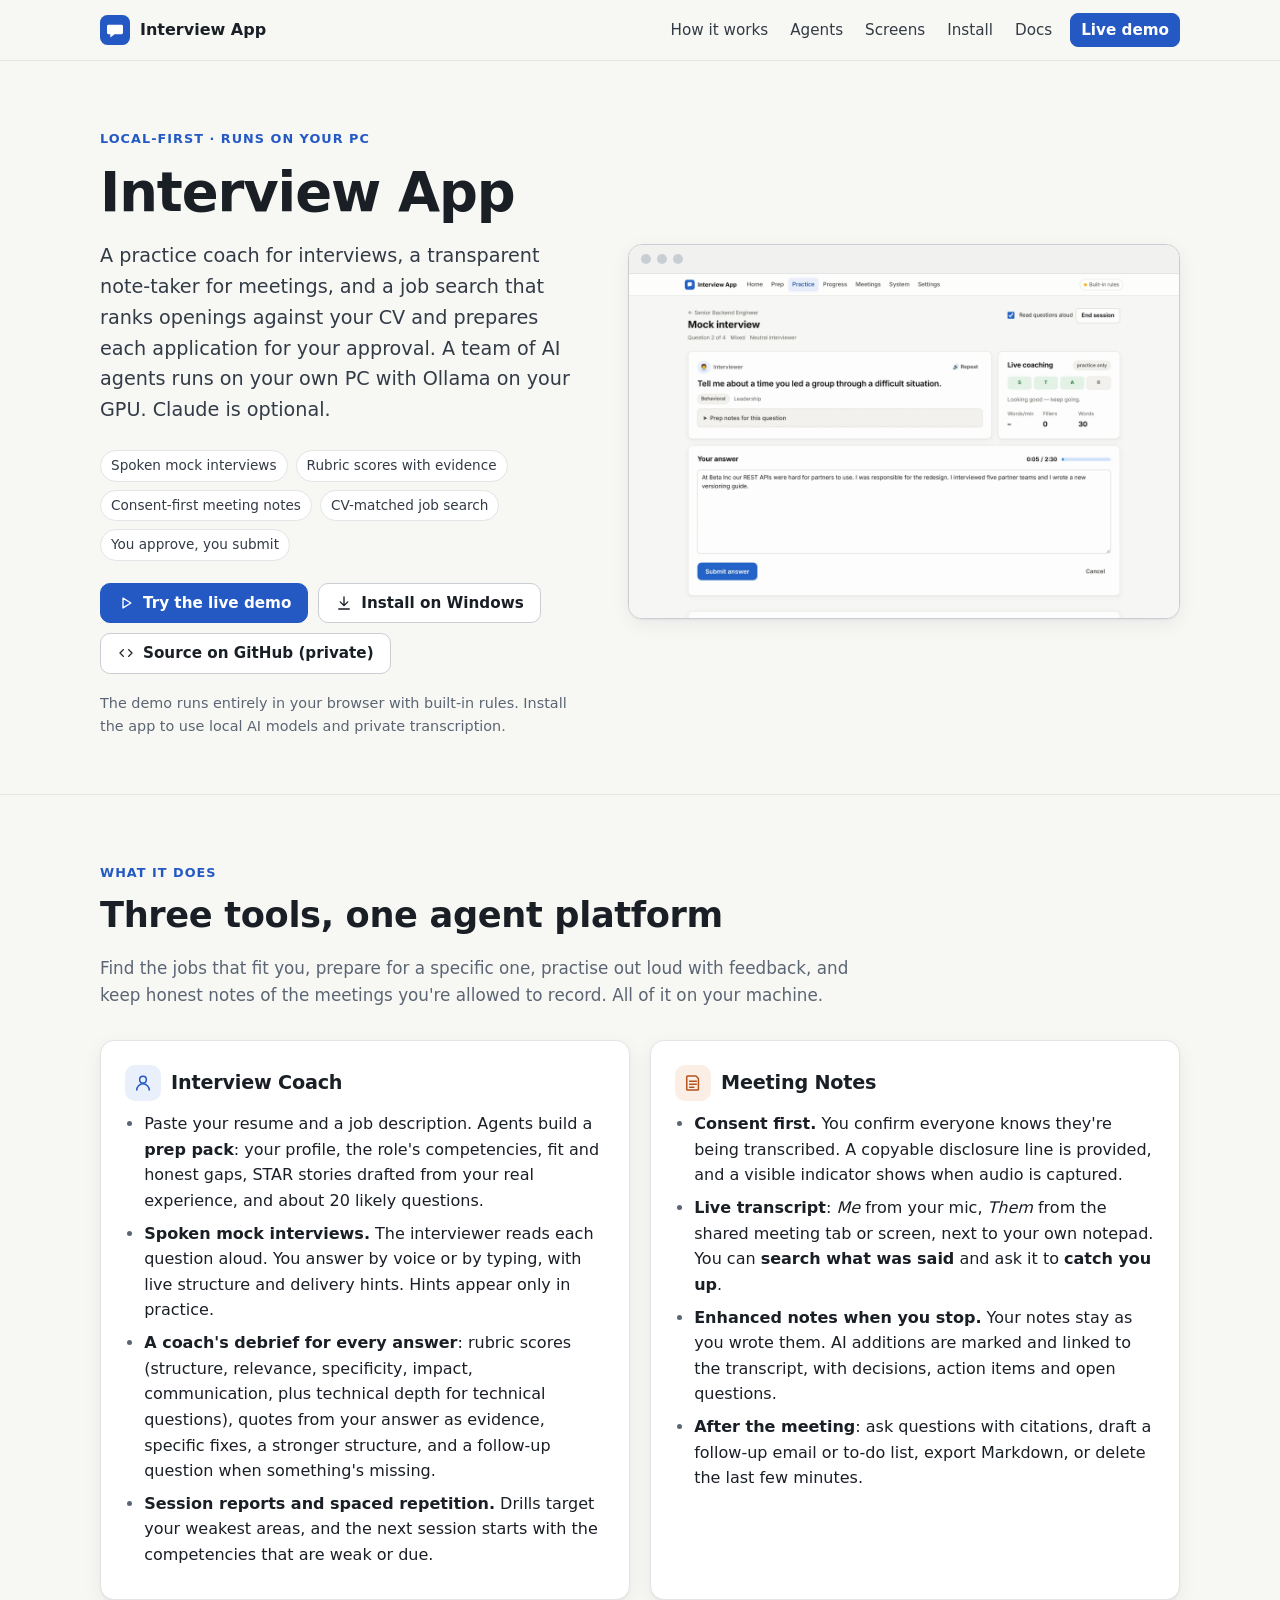
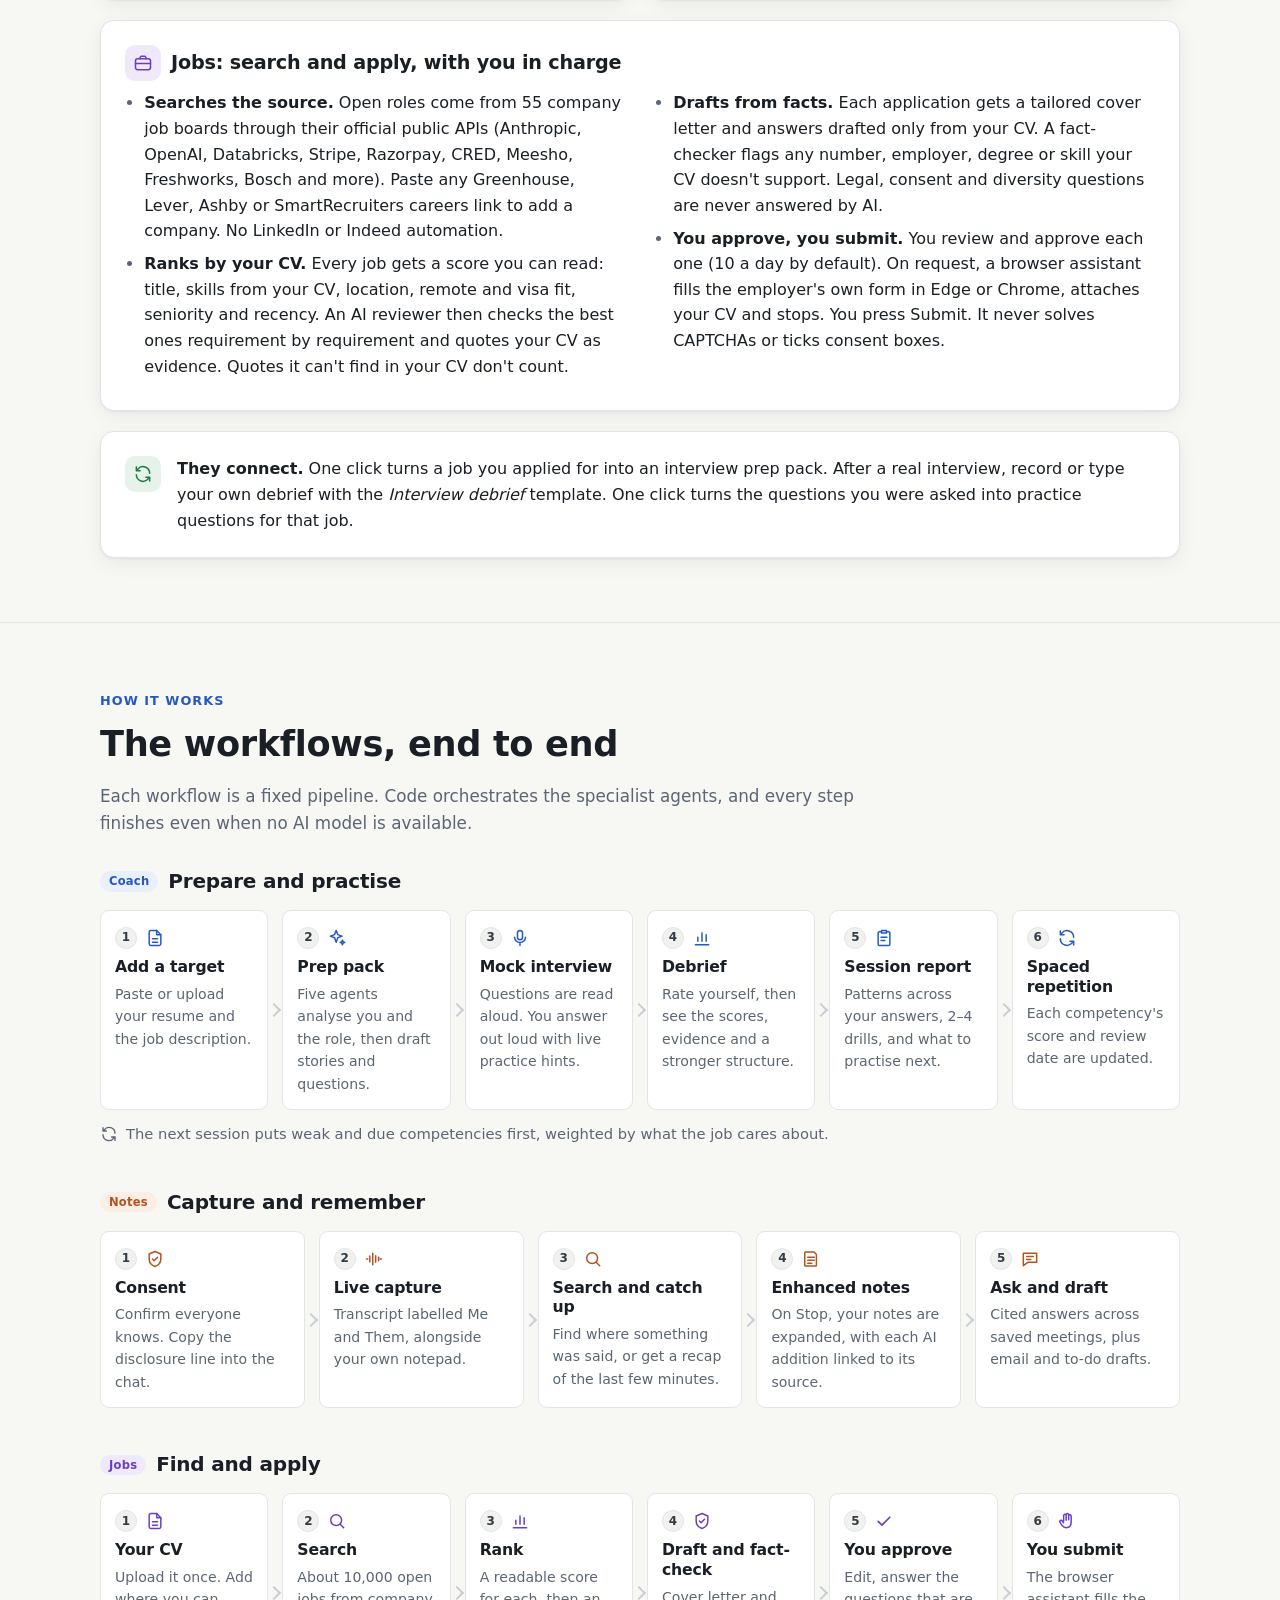
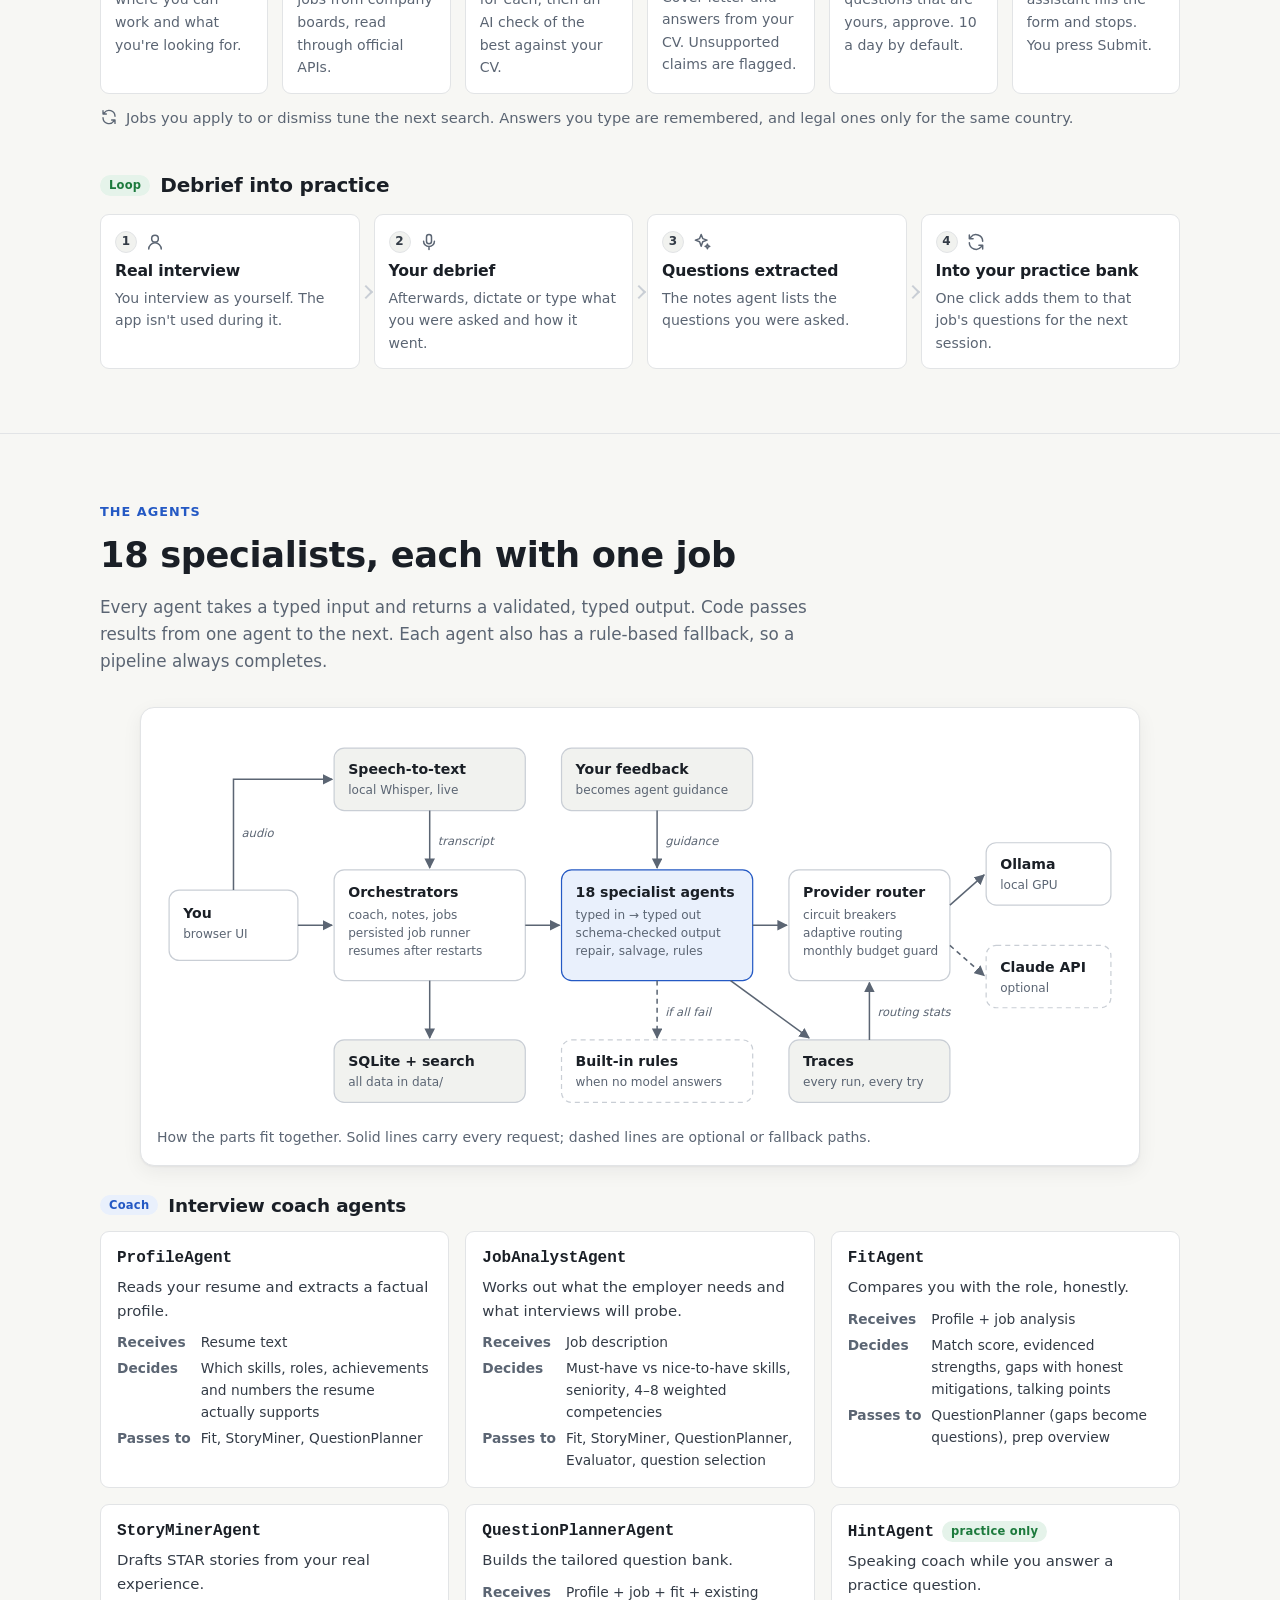
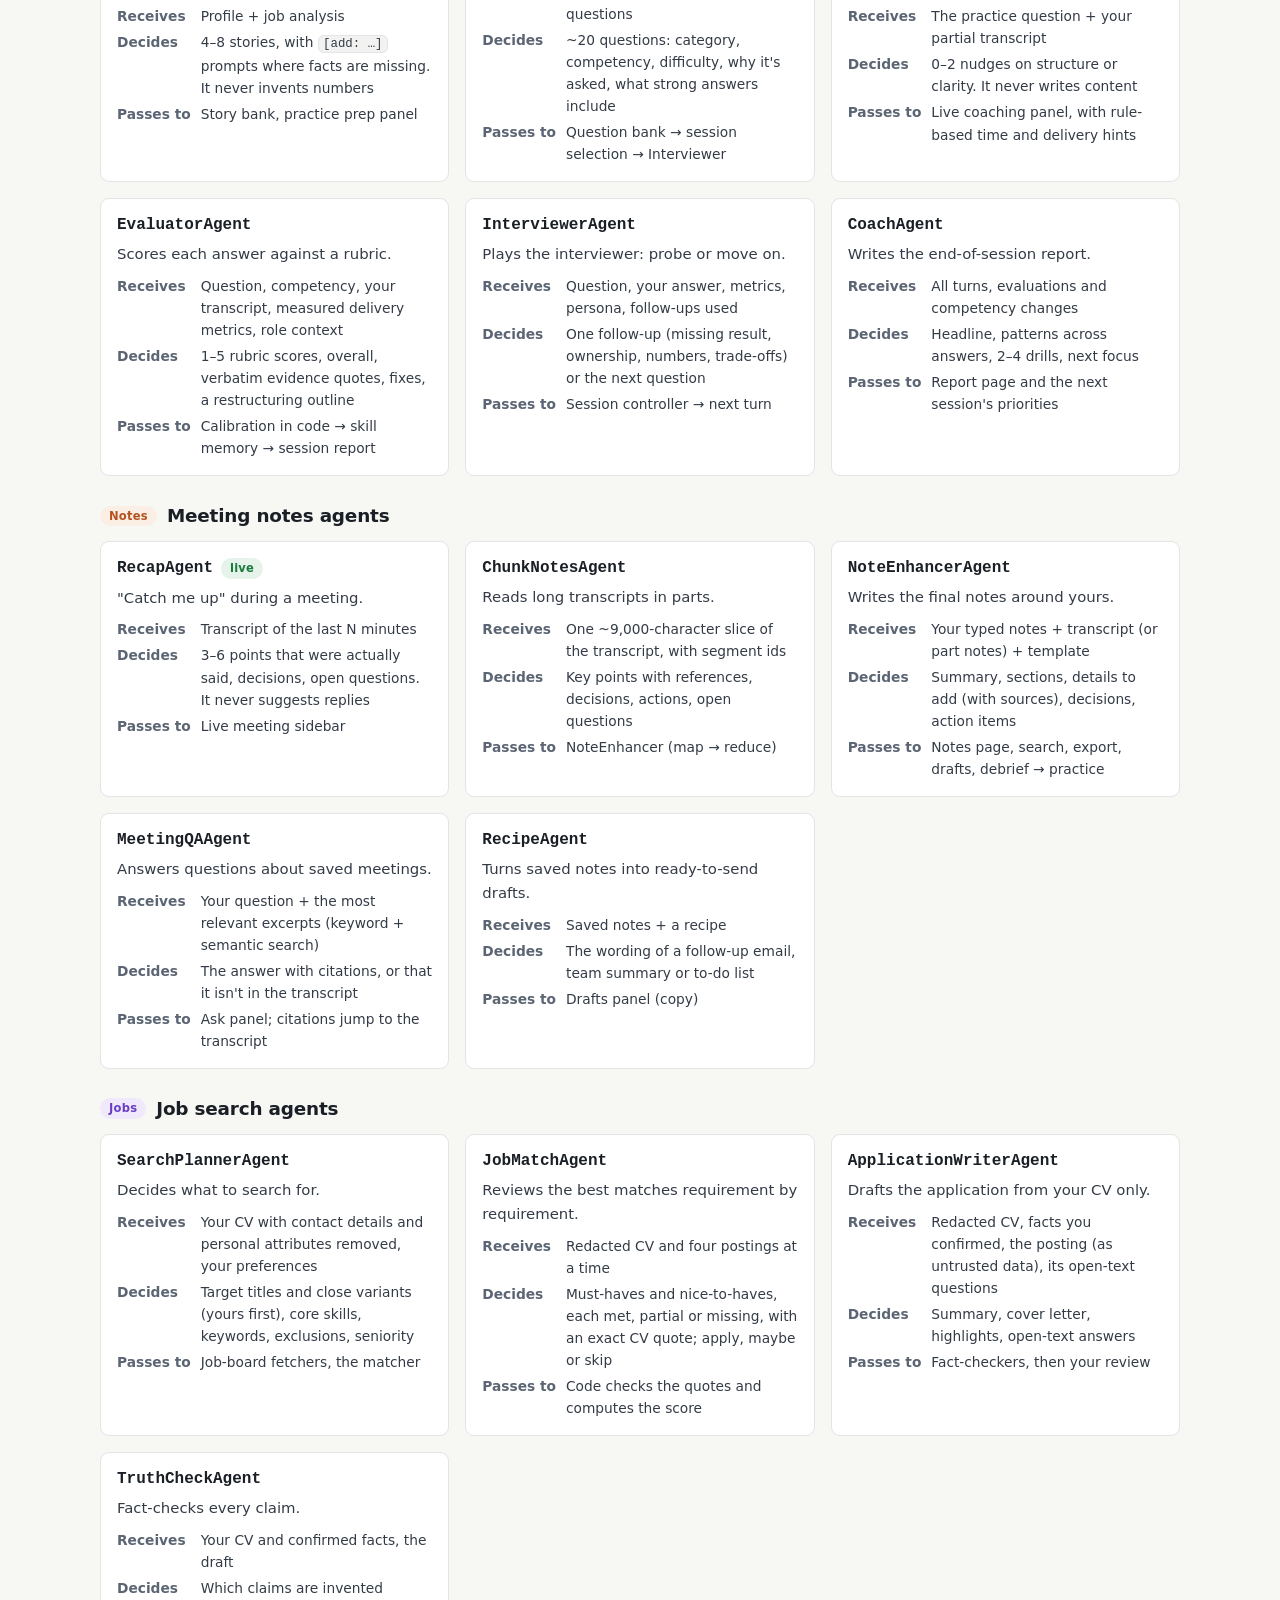
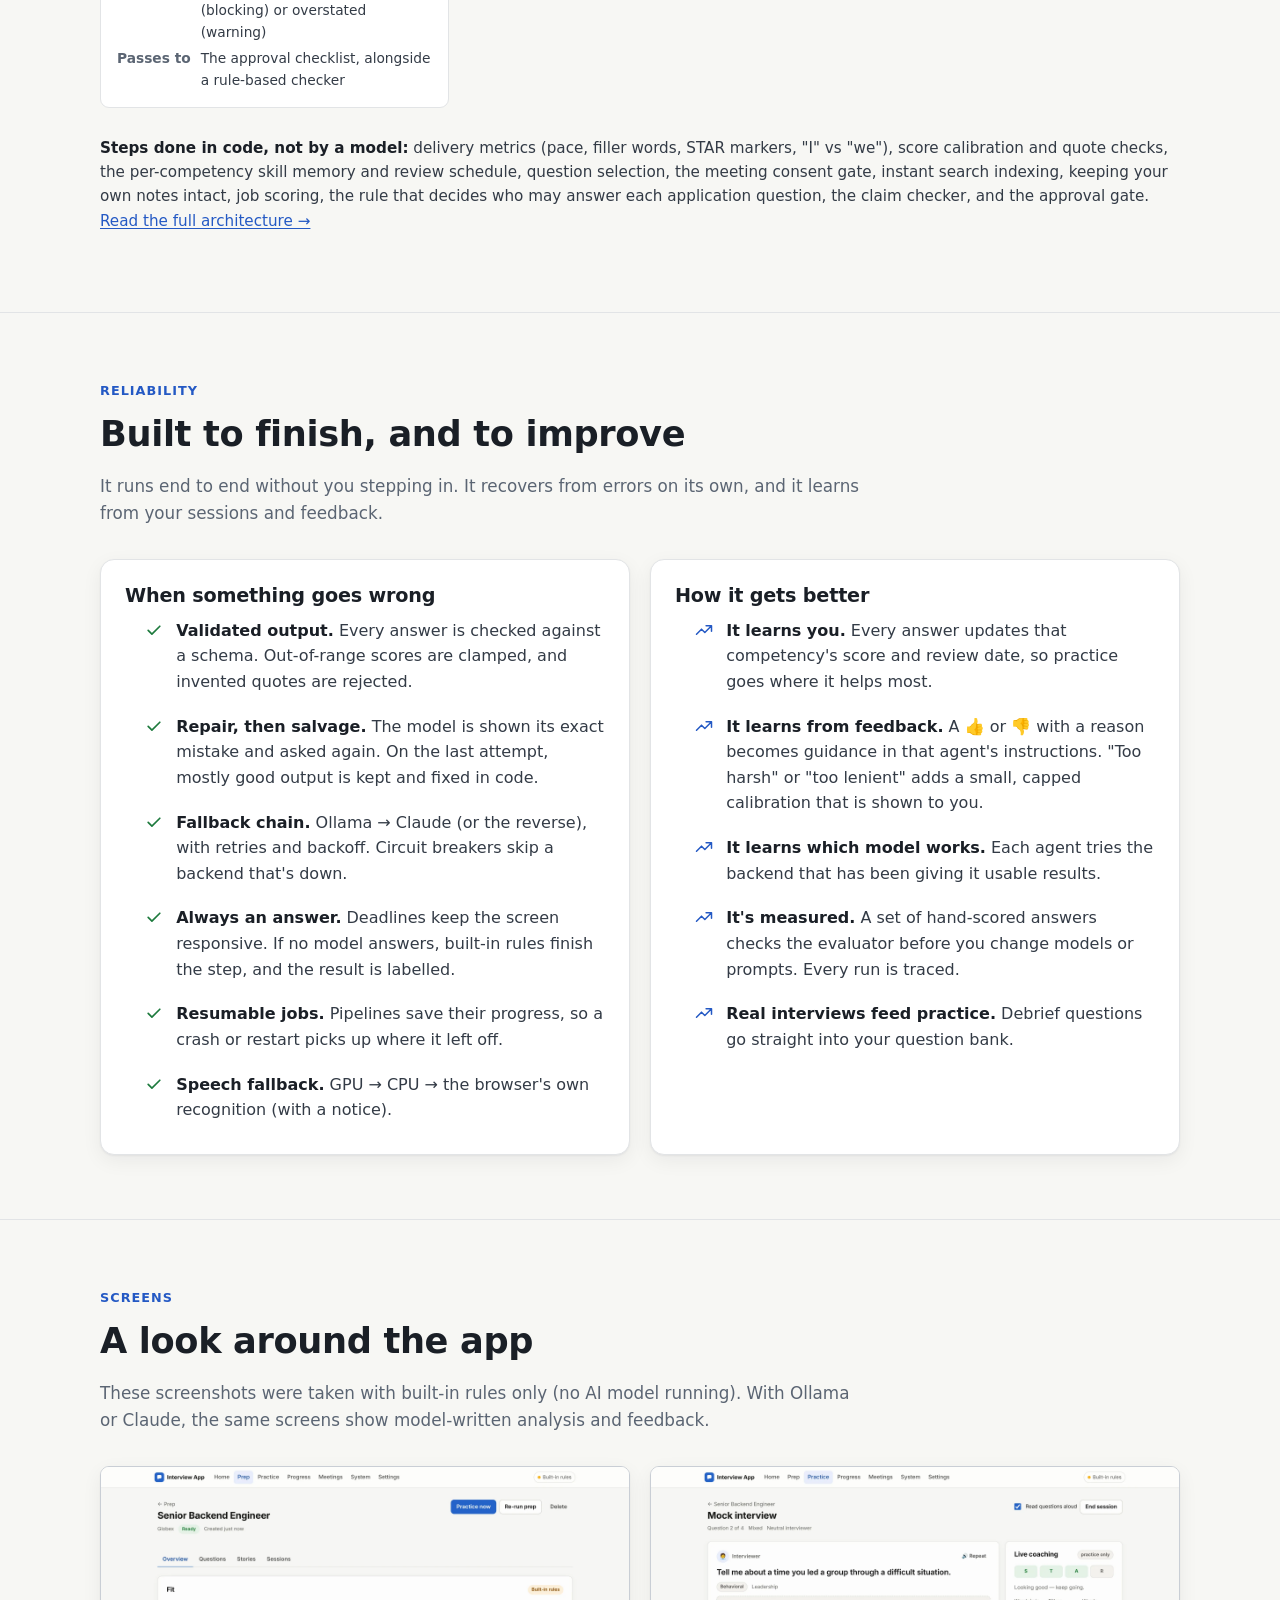
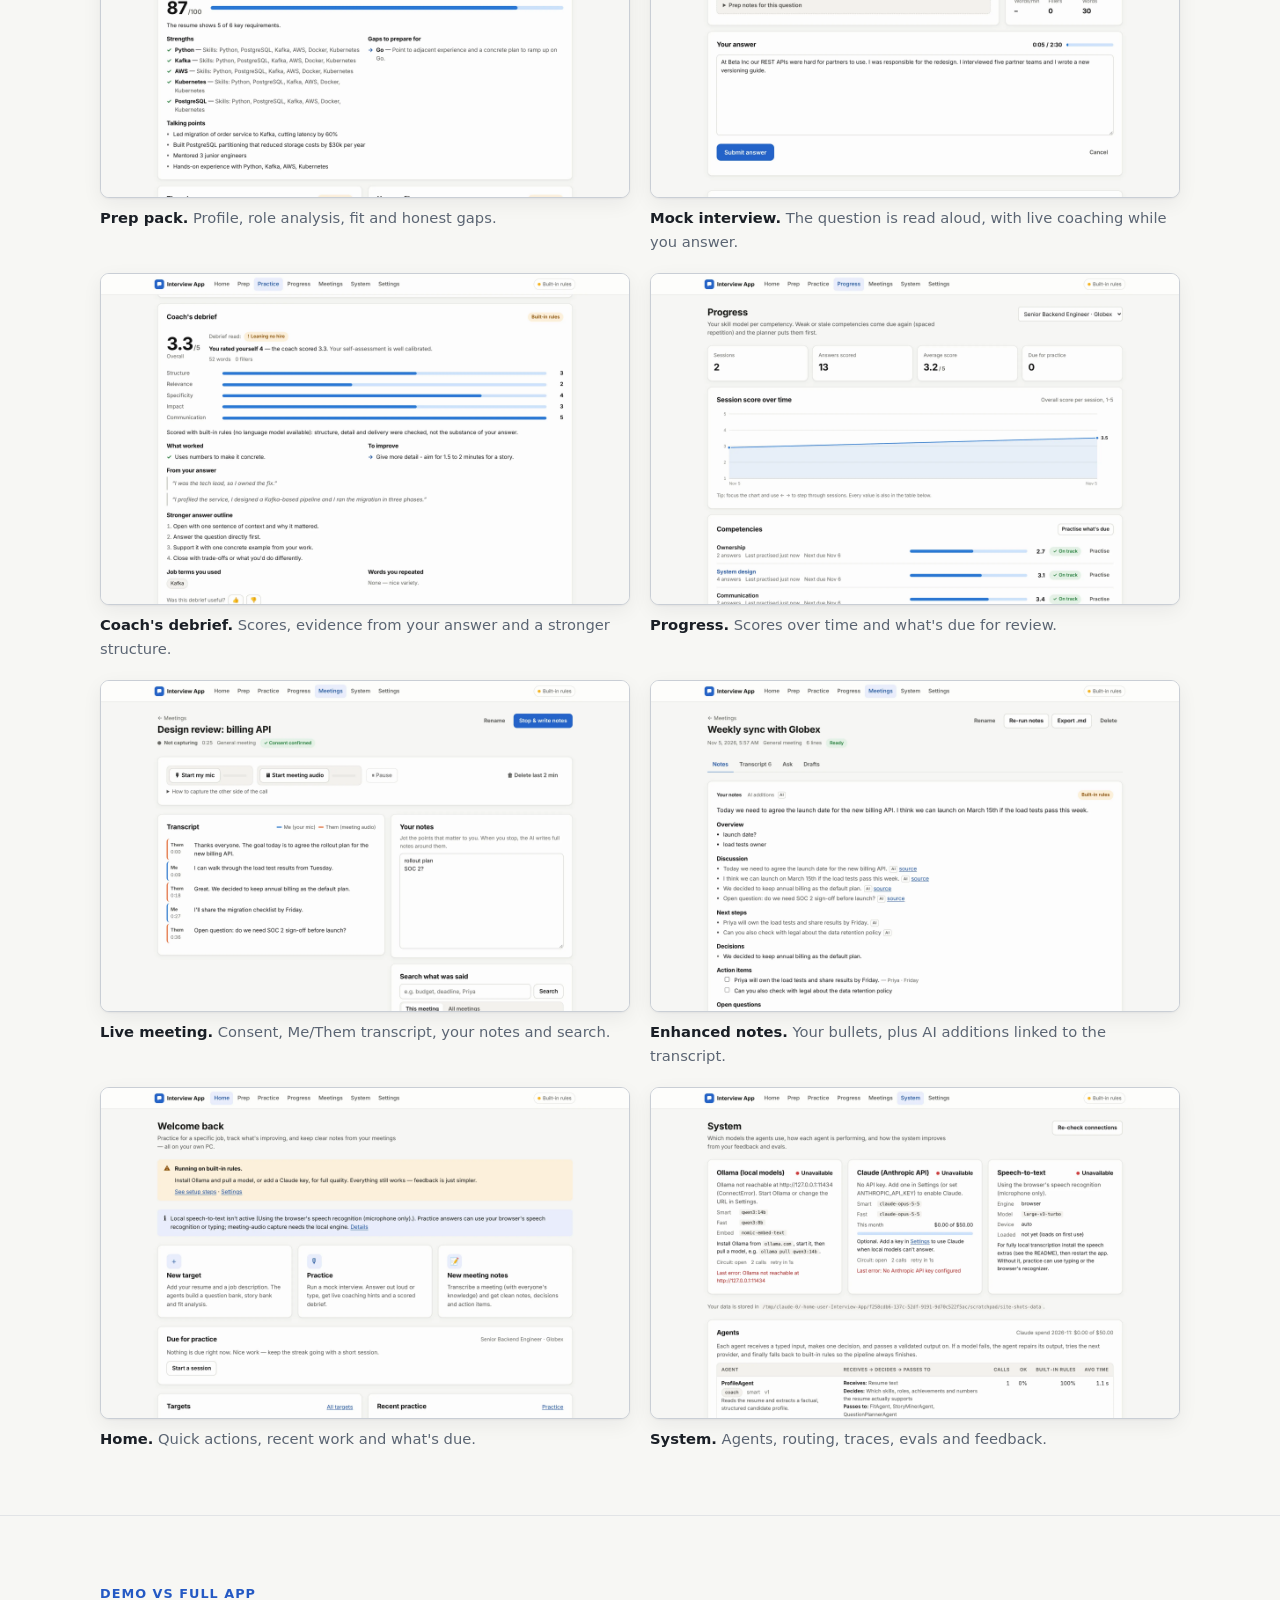
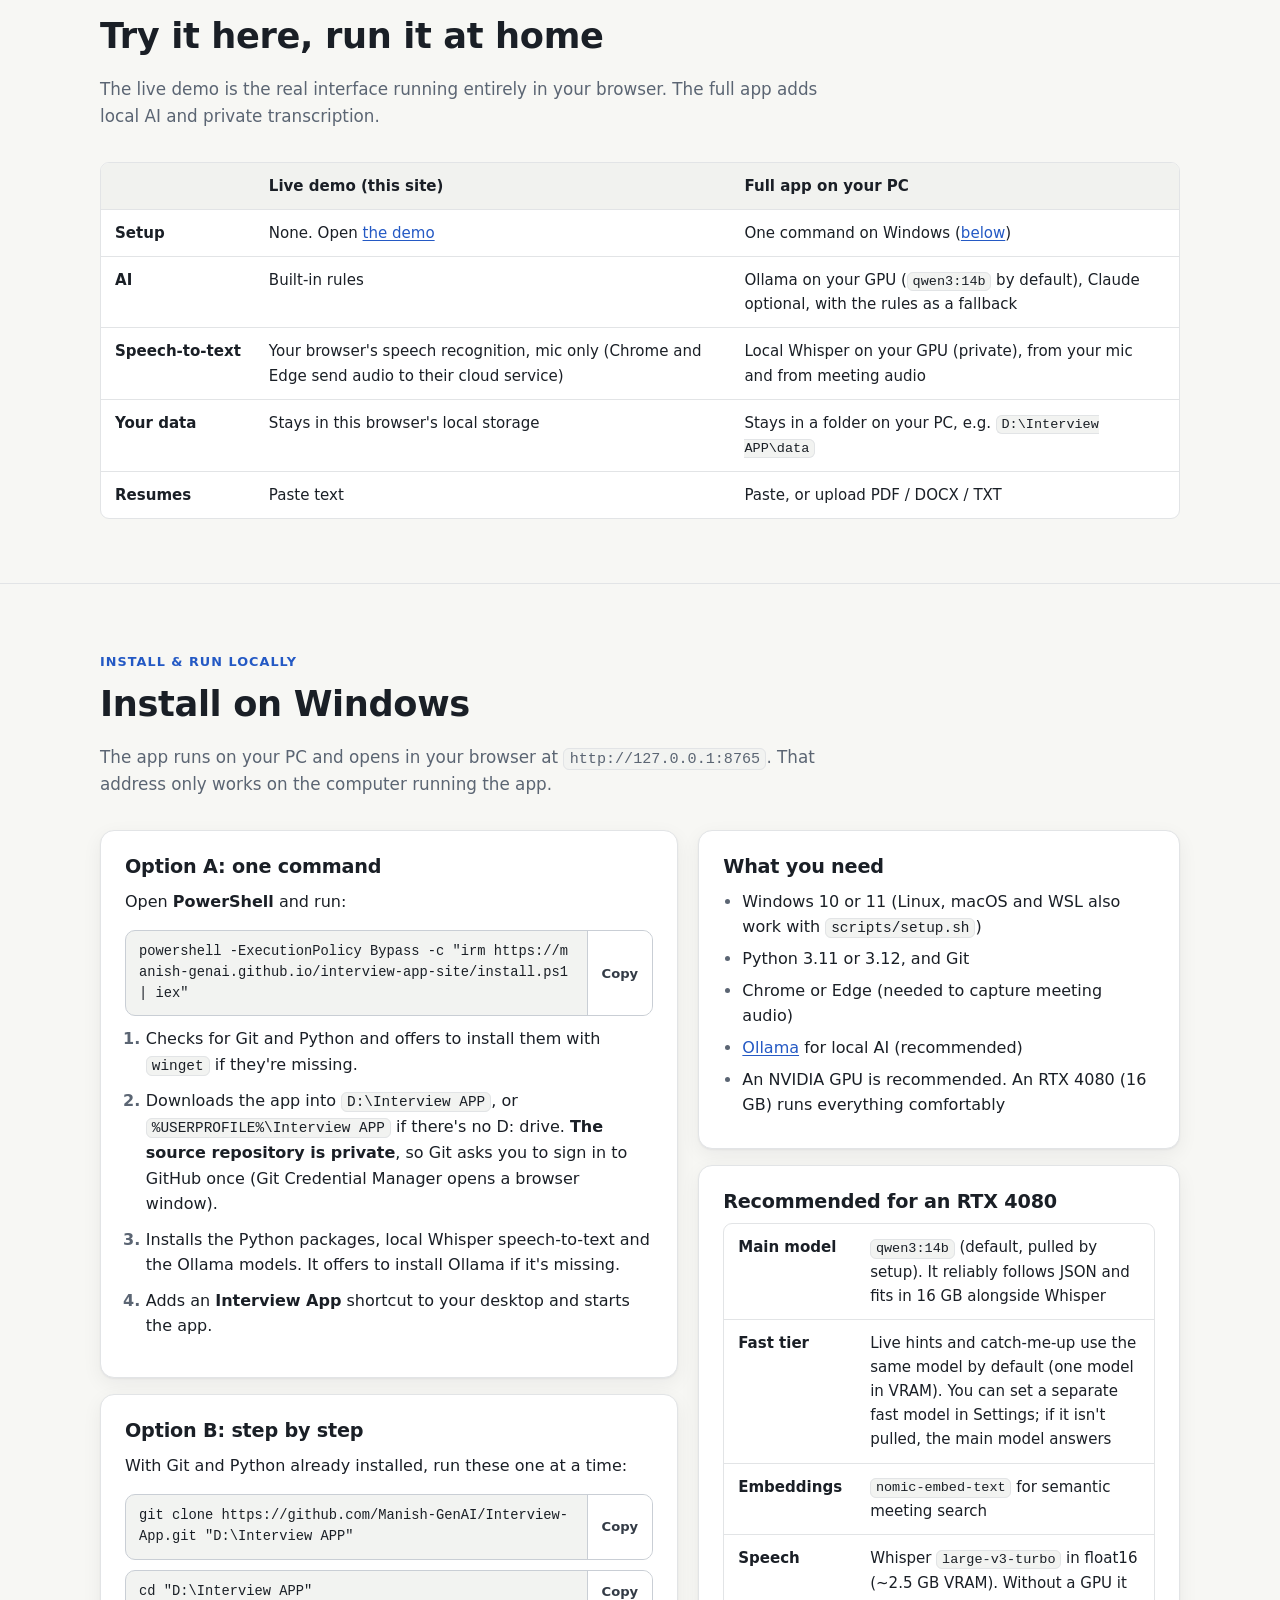
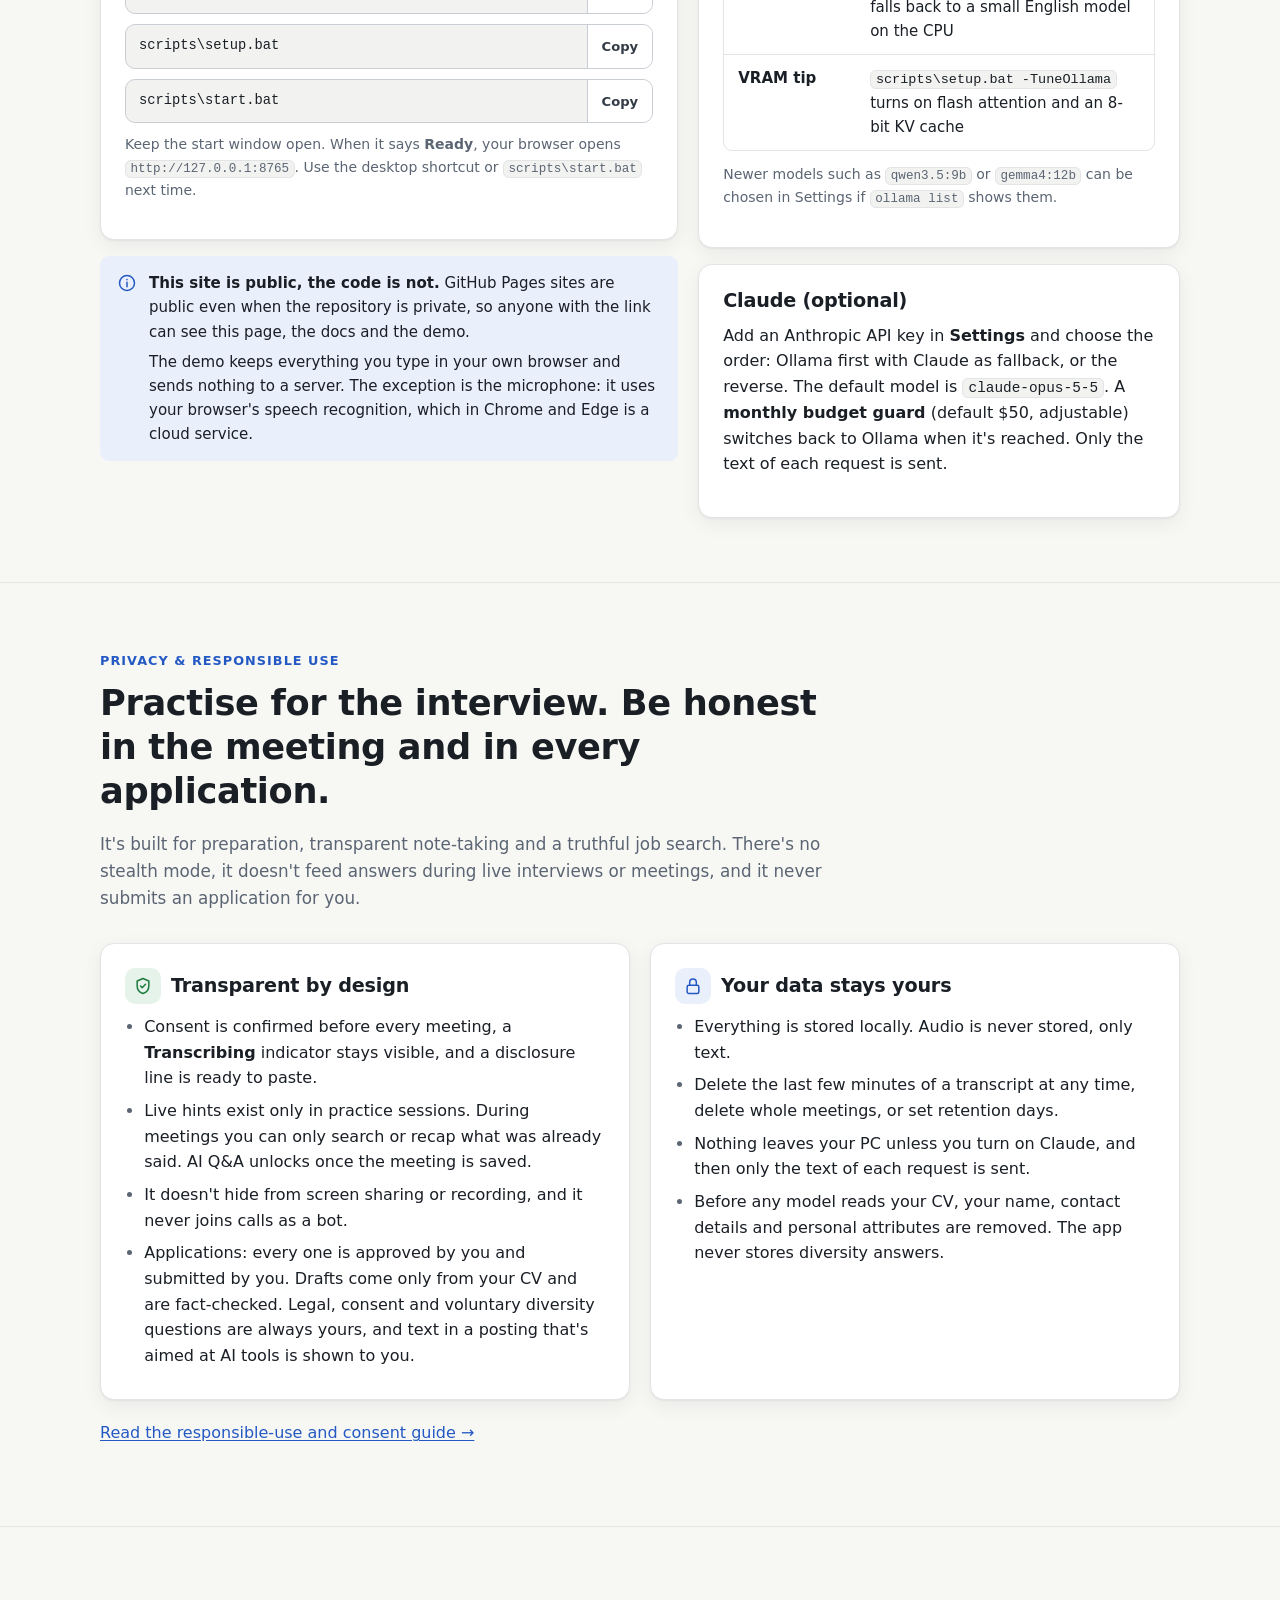
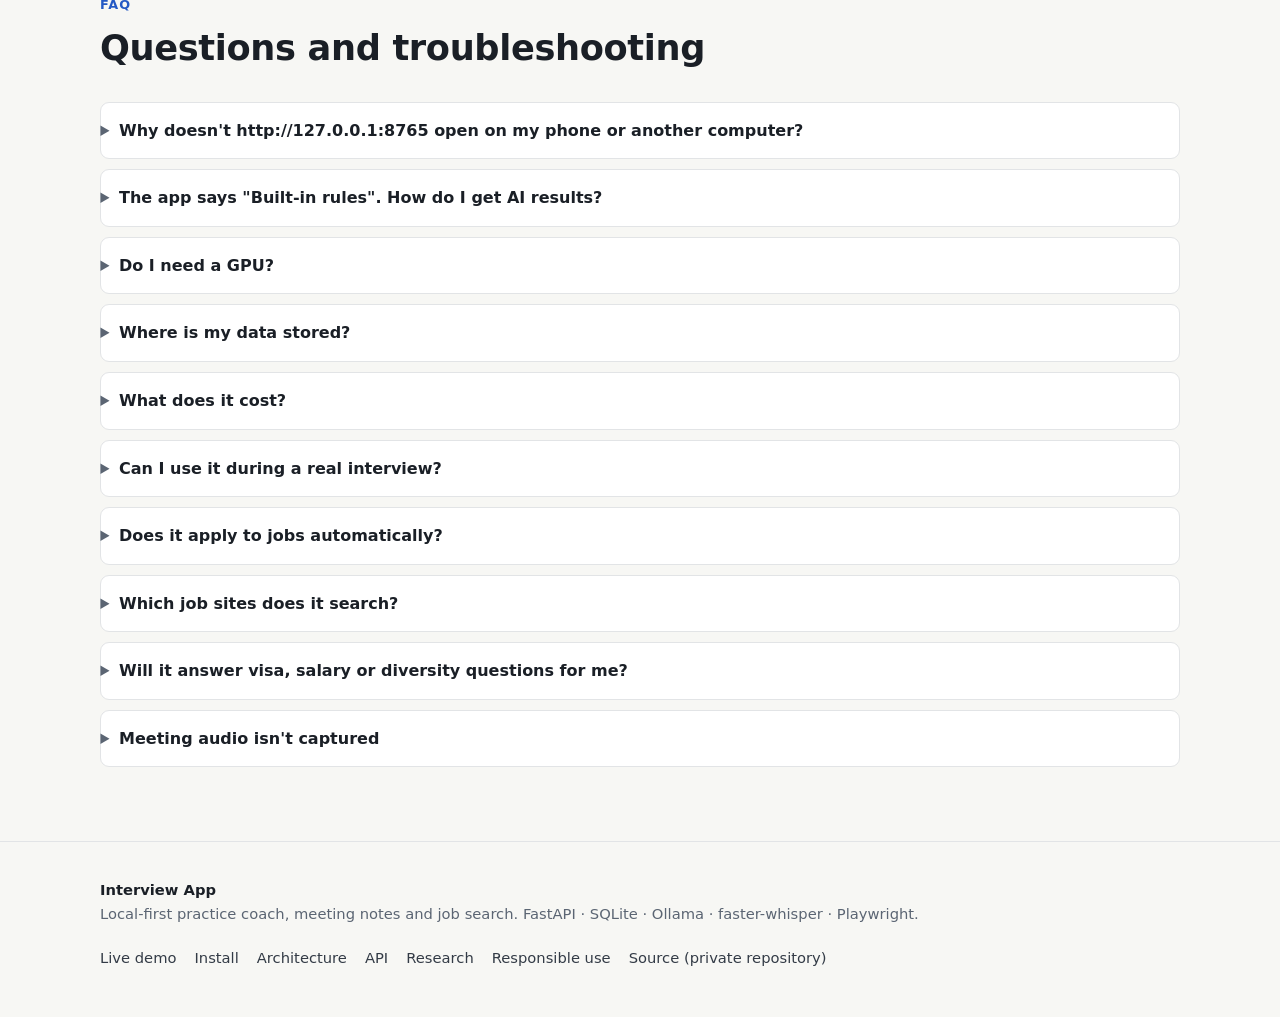
<file: index.html>
<!doctype html>
<html lang="en">
<head>
  <meta charset="utf-8">
  <meta name="viewport" content="width=device-width, initial-scale=1">
  <title>Interview App: practice coach, meeting notes and job search</title>
  <meta name="description" content="A local-first interview practice coach, transparent meeting notes, and a CV-matched job search where you approve and submit every application. Runs on your own PC with Ollama; Claude is optional. Try the in-browser demo or install it on Windows.">
  <meta property="og:title" content="Interview App: practice coach, meeting notes and job search">
  <meta property="og:description" content="Spoken mock interviews with rubric scoring, consent-first meeting notes, and a CV-matched job search with human-approved applications. Local AI on your GPU.">
  <meta name="color-scheme" content="light dark">
  <link rel="icon" href="favicon.svg" type="image/svg+xml">
  <link rel="stylesheet" href="css/site.css">
</head>
<body>
<a class="skip-link" href="#main">Skip to content</a>

<svg width="0" height="0" style="position:absolute" aria-hidden="true" focusable="false">
  <defs>
    <symbol id="i-doc" viewBox="0 0 24 24"><g fill="none" stroke="currentColor" stroke-width="1.8" stroke-linecap="round" stroke-linejoin="round"><path d="M14 3H7a2 2 0 0 0-2 2v14a2 2 0 0 0 2 2h10a2 2 0 0 0 2-2V8z"/><path d="M14 3v5h5M9 13h6M9 17h6"/></g></symbol>
    <symbol id="i-spark" viewBox="0 0 24 24"><g fill="none" stroke="currentColor" stroke-width="1.8" stroke-linecap="round" stroke-linejoin="round"><path d="M11 3l1.9 4.9L18 9.8l-5.1 1.9L11 17l-1.9-5.3L4 9.8l5.1-1.9z"/><path d="M18.5 14.5l.8 2 2 .8-2 .8-.8 2-.8-2-2-.8 2-.8z"/></g></symbol>
    <symbol id="i-mic" viewBox="0 0 24 24"><g fill="none" stroke="currentColor" stroke-width="1.8" stroke-linecap="round" stroke-linejoin="round"><rect x="9" y="3" width="6" height="11" rx="3"/><path d="M5.5 11a6.5 6.5 0 0 0 13 0M12 17.5V21"/></g></symbol>
    <symbol id="i-score" viewBox="0 0 24 24"><g fill="none" stroke="currentColor" stroke-width="1.8" stroke-linecap="round" stroke-linejoin="round"><path d="M4 20h16M7 16v-5M12 16V6M17 16v-8"/></g></symbol>
    <symbol id="i-report" viewBox="0 0 24 24"><g fill="none" stroke="currentColor" stroke-width="1.8" stroke-linecap="round" stroke-linejoin="round"><path d="M9 3h6v3H9z"/><path d="M8 4.5H6.5A1.5 1.5 0 0 0 5 6v13.5A1.5 1.5 0 0 0 6.5 21h11a1.5 1.5 0 0 0 1.5-1.5V6a1.5 1.5 0 0 0-1.5-1.5H16M8.5 11h7M8.5 15h4.5"/></g></symbol>
    <symbol id="i-loop" viewBox="0 0 24 24"><g fill="none" stroke="currentColor" stroke-width="1.8" stroke-linecap="round" stroke-linejoin="round"><path d="M20 11a8 8 0 0 0-14.4-4.6L4 8M4 3.5V8h4.5M4 13a8 8 0 0 0 14.4 4.6L20 16M20 20.5V16h-4.5"/></g></symbol>
    <symbol id="i-shield" viewBox="0 0 24 24"><g fill="none" stroke="currentColor" stroke-width="1.8" stroke-linecap="round" stroke-linejoin="round"><path d="M12 3l7 3v6c0 4.4-3 7.6-7 9-4-1.4-7-4.6-7-9V6z"/><path d="M9 12l2 2 4-4"/></g></symbol>
    <symbol id="i-wave" viewBox="0 0 24 24"><g fill="none" stroke="currentColor" stroke-width="1.8" stroke-linecap="round" stroke-linejoin="round"><path d="M3 12h1.5M7 8.5v7M10.5 5v14M14 8v8M17.5 10v4M21 12h-1.5"/></g></symbol>
    <symbol id="i-stop" viewBox="0 0 24 24"><g fill="none" stroke="currentColor" stroke-width="1.8" stroke-linecap="round" stroke-linejoin="round"><rect x="6" y="6" width="12" height="12" rx="2.5"/></g></symbol>
    <symbol id="i-notes" viewBox="0 0 24 24"><g fill="none" stroke="currentColor" stroke-width="1.8" stroke-linecap="round" stroke-linejoin="round"><path d="M5.5 3.5h10l3 3v13a1 1 0 0 1-1 1h-12a1 1 0 0 1-1-1v-15a1 1 0 0 1 1-1z"/><path d="M8 10h8M8 13.5h8M8 17h5"/></g></symbol>
    <symbol id="i-chat" viewBox="0 0 24 24"><g fill="none" stroke="currentColor" stroke-width="1.8" stroke-linecap="round" stroke-linejoin="round"><path d="M4 5h16v11H9.5L4 20z"/><path d="M8 9h8M8 12.5h5"/></g></symbol>
    <symbol id="i-person" viewBox="0 0 24 24"><g fill="none" stroke="currentColor" stroke-width="1.8" stroke-linecap="round" stroke-linejoin="round"><circle cx="12" cy="8" r="4"/><path d="M4.5 20.5a7.5 7.5 0 0 1 15 0"/></g></symbol>
    <symbol id="i-check" viewBox="0 0 24 24"><g fill="none" stroke="currentColor" stroke-width="2" stroke-linecap="round" stroke-linejoin="round"><path d="M5 12.5l4.5 4.5L19 7.5"/></g></symbol>
    <symbol id="i-trend" viewBox="0 0 24 24"><g fill="none" stroke="currentColor" stroke-width="1.8" stroke-linecap="round" stroke-linejoin="round"><path d="M3 17l6-6 4 4 8-8M14.5 7H21v6.5"/></g></symbol>
    <symbol id="i-info" viewBox="0 0 24 24"><g fill="none" stroke="currentColor" stroke-width="1.8" stroke-linecap="round" stroke-linejoin="round"><circle cx="12" cy="12" r="9"/><path d="M12 11v5.5M12 7.8v.2"/></g></symbol>
    <symbol id="i-lock" viewBox="0 0 24 24"><g fill="none" stroke="currentColor" stroke-width="1.8" stroke-linecap="round" stroke-linejoin="round"><rect x="5" y="11" width="14" height="10" rx="2"/><path d="M8 11V7.5a4 4 0 0 1 8 0V11"/></g></symbol>
    <symbol id="i-code" viewBox="0 0 24 24"><g fill="none" stroke="currentColor" stroke-width="1.8" stroke-linecap="round" stroke-linejoin="round"><path d="M8.5 7.5L4 12l4.5 4.5M15.5 7.5L20 12l-4.5 4.5"/></g></symbol>
    <symbol id="i-play" viewBox="0 0 24 24"><g fill="none" stroke="currentColor" stroke-width="1.8" stroke-linecap="round" stroke-linejoin="round"><path d="M8 5.5v13l10.5-6.5z"/></g></symbol>
    <symbol id="i-download" viewBox="0 0 24 24"><g fill="none" stroke="currentColor" stroke-width="1.8" stroke-linecap="round" stroke-linejoin="round"><path d="M12 4v11M7 10.5l5 5 5-5M5 20h14"/></g></symbol>
    <symbol id="i-briefcase" viewBox="0 0 24 24"><g fill="none" stroke="currentColor" stroke-width="1.8" stroke-linecap="round" stroke-linejoin="round"><rect x="3" y="7" width="18" height="13" rx="2.5"/><path d="M8.5 7V5.5A1.5 1.5 0 0 1 10 4h4a1.5 1.5 0 0 1 1.5 1.5V7M3 12.5h18"/></g></symbol>
    <symbol id="i-hand" viewBox="0 0 24 24"><g fill="none" stroke="currentColor" stroke-width="1.8" stroke-linecap="round" stroke-linejoin="round"><path d="M8 12V5.5a1.5 1.5 0 0 1 3 0V11M11 10.5V4.5a1.5 1.5 0 0 1 3 0v6M14 10.5V6a1.5 1.5 0 0 1 3 0v7.5c0 4-2.5 6.5-6 6.5-2.2 0-3.7-1-4.9-2.7L3.6 13.6a1.5 1.5 0 0 1 2.4-1.8L8 14"/></g></symbol>
    <symbol id="i-search" viewBox="0 0 24 24"><g fill="none" stroke="currentColor" stroke-width="1.8" stroke-linecap="round" stroke-linejoin="round"><circle cx="11" cy="11" r="6.5"/><path d="M20 20l-4.2-4.2"/></g></symbol>
  </defs>
</svg>

<header class="site-header">
  <div class="wrap">
    <a class="brand" href="./" aria-label="Interview App home">
      <svg class="brand-mark" viewBox="0 0 32 32" aria-hidden="true"><rect width="32" height="32" rx="8" fill="#2459c4"/><path d="M9 10.5h14a1.5 1.5 0 0 1 1.5 1.5v7a1.5 1.5 0 0 1-1.5 1.5h-7.5L11 24v-3.5H9A1.5 1.5 0 0 1 7.5 19v-7A1.5 1.5 0 0 1 9 10.5z" fill="#fff"/></svg>
      Interview App
    </a>
    <nav class="nav" aria-label="Main">
      <a href="#how" class="hide-sm">How it works</a>
      <a href="#agents" class="hide-sm">Agents</a>
      <a href="#screens" class="hide-sm">Screens</a>
      <a href="#install">Install</a>
      <a href="docs/architecture.html">Docs</a>
      <a class="btn btn-primary btn-sm" href="app/">Live demo</a>
    </nav>
  </div>
</header>

<main id="main">
  <section class="hero" aria-labelledby="hero-title">
    <div class="wrap">
      <div>
        <span class="eyebrow">Local-first · runs on your PC</span>
        <h1 id="hero-title">Interview App</h1>
        <p class="lead">A practice coach for interviews, a transparent note-taker for meetings, and a job search that ranks openings against your CV and prepares each application for your approval. A team of AI agents runs on your own PC with Ollama on your GPU. Claude is optional.</p>
        <ul class="chips" aria-label="Highlights">
          <li>Spoken mock interviews</li>
          <li>Rubric scores with evidence</li>
          <li>Consent-first meeting notes</li>
          <li>CV-matched job search</li>
          <li>You approve, you submit</li>
        </ul>
        <div class="cta">
          <a class="btn btn-primary" href="app/"><svg aria-hidden="true"><use href="#i-play"/></svg>Try the live demo</a>
          <a class="btn" href="#install"><svg aria-hidden="true"><use href="#i-download"/></svg>Install on Windows</a>
          <a class="btn" href="https://github.com/Manish-GenAI/Interview-App"><svg aria-hidden="true"><use href="#i-code"/></svg>Source on GitHub (private)</a>
        </div>
        <p class="note">The demo runs entirely in your browser with built-in rules. Install the app to use local AI models and private transcription.</p>
      </div>
      <div class="shot-frame">
        <div class="bar" aria-hidden="true"><i></i><i></i><i></i></div>
        <img src="img/practice.webp" width="2400" height="1500" alt="Mock interview screen: the interviewer's question, a live coaching panel with STAR progress, and the answer box.">
      </div>
    </div>
  </section>

  <section id="what" aria-labelledby="what-title">
    <div class="wrap">
      <div class="section-head">
        <span class="eyebrow">What it does</span>
        <h2 id="what-title">Three tools, one agent platform</h2>
        <p>Find the jobs that fit you, prepare for a specific one, practise out loud with feedback, and keep honest notes of the meetings you're allowed to record. All of it on your machine.</p>
      </div>
      <div class="grid-2">
        <article class="card coach">
          <h3><span class="icon-badge"><svg aria-hidden="true"><use href="#i-person"/></svg></span>Interview Coach</h3>
          <ul>
            <li>Paste your resume and a job description. Agents build a <strong>prep pack</strong>: your profile, the role's competencies, fit and honest gaps, STAR stories drafted from your real experience, and about 20 likely questions.</li>
            <li><strong>Spoken mock interviews.</strong> The interviewer reads each question aloud. You answer by voice or by typing, with live structure and delivery hints. Hints appear only in practice.</li>
            <li><strong>A coach's debrief for every answer</strong>: rubric scores (structure, relevance, specificity, impact, communication, plus technical depth for technical questions), quotes from your answer as evidence, specific fixes, a stronger structure, and a follow-up question when something's missing.</li>
            <li><strong>Session reports and spaced repetition.</strong> Drills target your weakest areas, and the next session starts with the competencies that are weak or due.</li>
          </ul>
        </article>
        <article class="card notes">
          <h3><span class="icon-badge"><svg aria-hidden="true"><use href="#i-notes"/></svg></span>Meeting Notes</h3>
          <ul>
            <li><strong>Consent first.</strong> You confirm everyone knows they're being transcribed. A copyable disclosure line is provided, and a visible indicator shows when audio is captured.</li>
            <li><strong>Live transcript</strong>: <em>Me</em> from your mic, <em>Them</em> from the shared meeting tab or screen, next to your own notepad. You can <strong>search what was said</strong> and ask it to <strong>catch you up</strong>.</li>
            <li><strong>Enhanced notes when you stop.</strong> Your notes stay as you wrote them. AI additions are marked and linked to the transcript, with decisions, action items and open questions.</li>
            <li><strong>After the meeting</strong>: ask questions with citations, draft a follow-up email or to-do list, export Markdown, or delete the last few minutes.</li>
          </ul>
        </article>
      </div>
      <article class="card jobs jobs-card">
        <h3><span class="icon-badge"><svg aria-hidden="true"><use href="#i-briefcase"/></svg></span>Jobs: search and apply, with you in charge</h3>
        <div class="cols">
          <ul>
            <li><strong>Searches the source.</strong> Open roles come from 55 company job boards through their official public APIs (Anthropic, OpenAI, Databricks, Stripe, Razorpay, CRED, Meesho, Freshworks, Bosch and more). Paste any Greenhouse, Lever, Ashby or SmartRecruiters careers link to add a company. No LinkedIn or Indeed automation.</li>
            <li><strong>Ranks by your CV.</strong> Every job gets a score you can read: title, skills from your CV, location, remote and visa fit, seniority and recency. An AI reviewer then checks the best ones requirement by requirement and quotes your CV as evidence. Quotes it can't find in your CV don't count.</li>
          </ul>
          <ul>
            <li><strong>Drafts from facts.</strong> Each application gets a tailored cover letter and answers drafted only from your CV. A fact-checker flags any number, employer, degree or skill your CV doesn't support. Legal, consent and diversity questions are never answered by AI.</li>
            <li><strong>You approve, you submit.</strong> You review and approve each one (10 a day by default). On request, a browser assistant fills the employer's own form in Edge or Chrome, attaches your CV and stops. You press Submit. It never solves CAPTCHAs or ticks consent boxes.</li>
          </ul>
        </div>
      </article>
      <div class="card loop-card">
        <span class="icon-badge" style="background:var(--ok-soft);color:var(--ok)"><svg aria-hidden="true"><use href="#i-loop"/></svg></span>
        <p><strong>They connect.</strong> One click turns a job you applied for into an interview prep pack. After a real interview, record or type your own debrief with the <em>Interview debrief</em> template. One click turns the questions you were asked into practice questions for that job.</p>
      </div>
    </div>
  </section>

  <section id="how" aria-labelledby="how-title">
    <div class="wrap">
      <div class="section-head">
        <span class="eyebrow">How it works</span>
        <h2 id="how-title">The workflows, end to end</h2>
        <p>Each workflow is a fixed pipeline. Code orchestrates the specialist agents, and every step finishes even when no AI model is available.</p>
      </div>

      <div class="flow-block">
        <h3 class="flow-title"><span class="tag coach">Coach</span>Prepare and practise</h3>
        <ol class="flow n6 flow-coach">
          <li class="step"><div class="step-top"><span class="num" aria-hidden="true"></span><svg aria-hidden="true"><use href="#i-doc"/></svg></div><h4>Add a target</h4><p>Paste or upload your resume and the job description.</p></li>
          <li class="step"><div class="step-top"><span class="num" aria-hidden="true"></span><svg aria-hidden="true"><use href="#i-spark"/></svg></div><h4>Prep pack</h4><p>Five agents analyse you and the role, then draft stories and questions.</p></li>
          <li class="step"><div class="step-top"><span class="num" aria-hidden="true"></span><svg aria-hidden="true"><use href="#i-mic"/></svg></div><h4>Mock interview</h4><p>Questions are read aloud. You answer out loud with live practice hints.</p></li>
          <li class="step"><div class="step-top"><span class="num" aria-hidden="true"></span><svg aria-hidden="true"><use href="#i-score"/></svg></div><h4>Debrief</h4><p>Rate yourself, then see the scores, evidence and a stronger structure.</p></li>
          <li class="step"><div class="step-top"><span class="num" aria-hidden="true"></span><svg aria-hidden="true"><use href="#i-report"/></svg></div><h4>Session report</h4><p>Patterns across your answers, 2–4 drills, and what to practise next.</p></li>
          <li class="step"><div class="step-top"><span class="num" aria-hidden="true"></span><svg aria-hidden="true"><use href="#i-loop"/></svg></div><h4>Spaced repetition</h4><p>Each competency's score and review date are updated.</p></li>
        </ol>
        <p class="flow-note"><svg aria-hidden="true"><use href="#i-loop"/></svg>The next session puts weak and due competencies first, weighted by what the job cares about.</p>
      </div>

      <div class="flow-block">
        <h3 class="flow-title"><span class="tag notes">Notes</span>Capture and remember</h3>
        <ol class="flow n5 flow-notes">
          <li class="step"><div class="step-top"><span class="num" aria-hidden="true"></span><svg aria-hidden="true"><use href="#i-shield"/></svg></div><h4>Consent</h4><p>Confirm everyone knows. Copy the disclosure line into the chat.</p></li>
          <li class="step"><div class="step-top"><span class="num" aria-hidden="true"></span><svg aria-hidden="true"><use href="#i-wave"/></svg></div><h4>Live capture</h4><p>Transcript labelled Me and Them, alongside your own notepad.</p></li>
          <li class="step"><div class="step-top"><span class="num" aria-hidden="true"></span><svg aria-hidden="true"><use href="#i-search"/></svg></div><h4>Search and catch up</h4><p>Find where something was said, or get a recap of the last few minutes.</p></li>
          <li class="step"><div class="step-top"><span class="num" aria-hidden="true"></span><svg aria-hidden="true"><use href="#i-notes"/></svg></div><h4>Enhanced notes</h4><p>On Stop, your notes are expanded, with each AI addition linked to its source.</p></li>
          <li class="step"><div class="step-top"><span class="num" aria-hidden="true"></span><svg aria-hidden="true"><use href="#i-chat"/></svg></div><h4>Ask and draft</h4><p>Cited answers across saved meetings, plus email and to-do drafts.</p></li>
        </ol>
      </div>

      <div class="flow-block">
        <h3 class="flow-title"><span class="tag jobs">Jobs</span>Find and apply</h3>
        <ol class="flow n6 flow-jobs">
          <li class="step"><div class="step-top"><span class="num" aria-hidden="true"></span><svg aria-hidden="true"><use href="#i-doc"/></svg></div><h4>Your CV</h4><p>Upload it once. Add where you can work and what you're looking for.</p></li>
          <li class="step"><div class="step-top"><span class="num" aria-hidden="true"></span><svg aria-hidden="true"><use href="#i-search"/></svg></div><h4>Search</h4><p>About 10,000 open jobs from company boards, read through official APIs.</p></li>
          <li class="step"><div class="step-top"><span class="num" aria-hidden="true"></span><svg aria-hidden="true"><use href="#i-score"/></svg></div><h4>Rank</h4><p>A readable score for each, then an AI check of the best against your CV.</p></li>
          <li class="step"><div class="step-top"><span class="num" aria-hidden="true"></span><svg aria-hidden="true"><use href="#i-shield"/></svg></div><h4>Draft and fact-check</h4><p>Cover letter and answers from your CV. Unsupported claims are flagged.</p></li>
          <li class="step"><div class="step-top"><span class="num" aria-hidden="true"></span><svg aria-hidden="true"><use href="#i-check"/></svg></div><h4>You approve</h4><p>Edit, answer the questions that are yours, approve. 10 a day by default.</p></li>
          <li class="step"><div class="step-top"><span class="num" aria-hidden="true"></span><svg aria-hidden="true"><use href="#i-hand"/></svg></div><h4>You submit</h4><p>The browser assistant fills the form and stops. You press Submit.</p></li>
        </ol>
        <p class="flow-note"><svg aria-hidden="true"><use href="#i-loop"/></svg>Jobs you apply to or dismiss tune the next search. Answers you type are remembered, and legal ones only for the same country.</p>
      </div>

      <div class="flow-block">
        <h3 class="flow-title"><span class="tag live">Loop</span>Debrief into practice</h3>
        <ol class="flow n4">
          <li class="step"><div class="step-top"><span class="num" aria-hidden="true"></span><svg aria-hidden="true"><use href="#i-person"/></svg></div><h4>Real interview</h4><p>You interview as yourself. The app isn't used during it.</p></li>
          <li class="step"><div class="step-top"><span class="num" aria-hidden="true"></span><svg aria-hidden="true"><use href="#i-mic"/></svg></div><h4>Your debrief</h4><p>Afterwards, dictate or type what you were asked and how it went.</p></li>
          <li class="step"><div class="step-top"><span class="num" aria-hidden="true"></span><svg aria-hidden="true"><use href="#i-spark"/></svg></div><h4>Questions extracted</h4><p>The notes agent lists the questions you were asked.</p></li>
          <li class="step"><div class="step-top"><span class="num" aria-hidden="true"></span><svg aria-hidden="true"><use href="#i-loop"/></svg></div><h4>Into your practice bank</h4><p>One click adds them to that job's questions for the next session.</p></li>
        </ol>
      </div>
    </div>
  </section>

  <section id="agents" aria-labelledby="agents-title">
    <div class="wrap">
      <div class="section-head">
        <span class="eyebrow">The agents</span>
        <h2 id="agents-title">18 specialists, each with one job</h2>
        <p>Every agent takes a typed input and returns a validated, typed output. Code passes results from one agent to the next. Each agent also has a rule-based fallback, so a pipeline always completes.</p>
      </div>

      <figure class="diagram-wrap" aria-labelledby="dg-caption">
        <div class="diagram-scroll">
          <svg viewBox="0 0 960 392" role="img" aria-labelledby="dg-t dg-d">
            <title id="dg-t">How the parts fit together</title>
            <desc id="dg-d">You use the browser UI. Requests go to orchestrators, which run the coach and notes pipelines with a persisted job runner. Audio is streamed to local speech-to-text, which feeds the transcript to the orchestrators. Orchestrators call 18 specialist agents and store data in SQLite with search. Agents call models through a provider router with circuit breakers, adaptive routing and a budget guard, which picks Ollama on the local GPU or the optional Claude API. If all providers fail, agents use built-in rules. Every run is written to traces, which feed routing statistics back to the router. Your feedback becomes guidance for the agents.</desc>
            <defs>
              <marker id="ah" viewBox="0 0 10 10" refX="9" refY="5" markerWidth="7" markerHeight="7" orient="auto-start-reverse"><path d="M0 0L10 5L0 10z" class="dg-head"/></marker>
            </defs>
            <!-- top row -->
            <rect class="dg-box soft" x="176" y="24" width="190" height="62" rx="10"/>
            <text class="dg-title" x="190" y="50">Speech-to-text</text><text class="dg-sub" x="190" y="70">local Whisper, live</text>
            <rect class="dg-box soft" x="402" y="24" width="190" height="62" rx="10"/>
            <text class="dg-title" x="416" y="50">Your feedback</text><text class="dg-sub" x="416" y="70">becomes agent guidance</text>
            <!-- main row -->
            <rect class="dg-box" x="12" y="165" width="128" height="70" rx="10"/>
            <text class="dg-title" x="26" y="193">You</text><text class="dg-sub" x="26" y="213">browser UI</text>
            <rect class="dg-box" x="176" y="145" width="190" height="110" rx="10"/>
            <text class="dg-title" x="190" y="172">Orchestrators</text>
            <text class="dg-sub" x="190" y="194">coach, notes, jobs</text><text class="dg-sub" x="190" y="212">persisted job runner</text><text class="dg-sub" x="190" y="230">resumes after restarts</text>
            <rect class="dg-box accent" x="402" y="145" width="190" height="110" rx="10"/>
            <text class="dg-title" x="416" y="172">18 specialist agents</text>
            <text class="dg-sub" x="416" y="194">typed in → typed out</text><text class="dg-sub" x="416" y="212">schema-checked output</text><text class="dg-sub" x="416" y="230">repair, salvage, rules</text>
            <rect class="dg-box" x="628" y="145" width="160" height="110" rx="10"/>
            <text class="dg-title" x="642" y="172">Provider router</text>
            <text class="dg-sub" x="642" y="194">circuit breakers</text><text class="dg-sub" x="642" y="212">adaptive routing</text><text class="dg-sub" x="642" y="230">monthly budget guard</text>
            <rect class="dg-box" x="824" y="118" width="124" height="62" rx="10"/>
            <text class="dg-title" x="838" y="144">Ollama</text><text class="dg-sub" x="838" y="164">local GPU</text>
            <rect class="dg-box dashed" x="824" y="220" width="124" height="62" rx="10"/>
            <text class="dg-title" x="838" y="246">Claude API</text><text class="dg-sub" x="838" y="266">optional</text>
            <!-- bottom row -->
            <rect class="dg-box soft" x="176" y="314" width="190" height="62" rx="10"/>
            <text class="dg-title" x="190" y="340">SQLite + search</text><text class="dg-sub" x="190" y="360">all data in data/</text>
            <rect class="dg-box dashed" x="402" y="314" width="190" height="62" rx="10"/>
            <text class="dg-title" x="416" y="340">Built-in rules</text><text class="dg-sub" x="416" y="360">when no model answers</text>
            <rect class="dg-box soft" x="628" y="314" width="160" height="62" rx="10"/>
            <text class="dg-title" x="642" y="340">Traces</text><text class="dg-sub" x="642" y="360">every run, every try</text>
            <!-- arrows -->
            <path class="dg-line" d="M140 200H174" marker-end="url(#ah)"/>
            <path class="dg-line" d="M76 165V55H174" marker-end="url(#ah)"/><text class="dg-label" x="84" y="112">audio</text>
            <path class="dg-line" d="M271 86V143" marker-end="url(#ah)"/><text class="dg-label" x="279" y="120">transcript</text>
            <path class="dg-line" d="M366 200H400" marker-end="url(#ah)"/>
            <path class="dg-line" d="M497 86V143" marker-end="url(#ah)"/><text class="dg-label" x="505" y="120">guidance</text>
            <path class="dg-line" d="M592 200H626" marker-end="url(#ah)"/>
            <path class="dg-line" d="M788 180L822 150" marker-end="url(#ah)"/>
            <path class="dg-line dashed" d="M788 220L822 250" marker-end="url(#ah)"/>
            <path class="dg-line" d="M271 255V312" marker-end="url(#ah)"/>
            <path class="dg-line dashed" d="M497 255V312" marker-end="url(#ah)"/><text class="dg-label" x="505" y="290">if all fail</text>
            <path class="dg-line" d="M570 255L648 312" marker-end="url(#ah)"/>
            <path class="dg-line" d="M708 314V257" marker-end="url(#ah)"/><text class="dg-label" x="716" y="290">routing stats</text>
          </svg>
        </div>
        <figcaption id="dg-caption" class="small muted" style="margin-top:8px">How the parts fit together. Solid lines carry every request; dashed lines are optional or fallback paths.</figcaption>
        <p class="diagram-hint">Scroll sideways to see the whole diagram.</p>
      </figure>

      <div class="agents-group">
        <h3><span class="tag coach">Coach</span>Interview coach agents</h3>
        <div class="grid-3">
          <article class="agent"><h4>ProfileAgent</h4><p class="role">Reads your resume and extracts a factual profile.</p><dl><dt>Receives</dt><dd>Resume text</dd><dt>Decides</dt><dd>Which skills, roles, achievements and numbers the resume actually supports</dd><dt>Passes to</dt><dd>Fit, StoryMiner, QuestionPlanner</dd></dl></article>
          <article class="agent"><h4>JobAnalystAgent</h4><p class="role">Works out what the employer needs and what interviews will probe.</p><dl><dt>Receives</dt><dd>Job description</dd><dt>Decides</dt><dd>Must-have vs nice-to-have skills, seniority, 4–8 weighted competencies</dd><dt>Passes to</dt><dd>Fit, StoryMiner, QuestionPlanner, Evaluator, question selection</dd></dl></article>
          <article class="agent"><h4>FitAgent</h4><p class="role">Compares you with the role, honestly.</p><dl><dt>Receives</dt><dd>Profile + job analysis</dd><dt>Decides</dt><dd>Match score, evidenced strengths, gaps with honest mitigations, talking points</dd><dt>Passes to</dt><dd>QuestionPlanner (gaps become questions), prep overview</dd></dl></article>
          <article class="agent"><h4>StoryMinerAgent</h4><p class="role">Drafts STAR stories from your real experience.</p><dl><dt>Receives</dt><dd>Profile + job analysis</dd><dt>Decides</dt><dd>4–8 stories, with <code>[add: …]</code> prompts where facts are missing. It never invents numbers</dd><dt>Passes to</dt><dd>Story bank, practice prep panel</dd></dl></article>
          <article class="agent"><h4>QuestionPlannerAgent</h4><p class="role">Builds the tailored question bank.</p><dl><dt>Receives</dt><dd>Profile + job + fit + existing questions</dd><dt>Decides</dt><dd>~20 questions: category, competency, difficulty, why it's asked, what strong answers include</dd><dt>Passes to</dt><dd>Question bank → session selection → Interviewer</dd></dl></article>
          <article class="agent"><h4>HintAgent <span class="tag live">practice only</span></h4><p class="role">Speaking coach while you answer a practice question.</p><dl><dt>Receives</dt><dd>The practice question + your partial transcript</dd><dt>Decides</dt><dd>0–2 nudges on structure or clarity. It never writes content</dd><dt>Passes to</dt><dd>Live coaching panel, with rule-based time and delivery hints</dd></dl></article>
          <article class="agent"><h4>EvaluatorAgent</h4><p class="role">Scores each answer against a rubric.</p><dl><dt>Receives</dt><dd>Question, competency, your transcript, measured delivery metrics, role context</dd><dt>Decides</dt><dd>1–5 rubric scores, overall, verbatim evidence quotes, fixes, a restructuring outline</dd><dt>Passes to</dt><dd>Calibration in code → skill memory → session report</dd></dl></article>
          <article class="agent"><h4>InterviewerAgent</h4><p class="role">Plays the interviewer: probe or move on.</p><dl><dt>Receives</dt><dd>Question, your answer, metrics, persona, follow-ups used</dd><dt>Decides</dt><dd>One follow-up (missing result, ownership, numbers, trade-offs) or the next question</dd><dt>Passes to</dt><dd>Session controller → next turn</dd></dl></article>
          <article class="agent"><h4>CoachAgent</h4><p class="role">Writes the end-of-session report.</p><dl><dt>Receives</dt><dd>All turns, evaluations and competency changes</dd><dt>Decides</dt><dd>Headline, patterns across answers, 2–4 drills, next focus</dd><dt>Passes to</dt><dd>Report page and the next session's priorities</dd></dl></article>
        </div>
      </div>

      <div class="agents-group">
        <h3><span class="tag notes">Notes</span>Meeting notes agents</h3>
        <div class="grid-3">
          <article class="agent"><h4>RecapAgent <span class="tag live">live</span></h4><p class="role">"Catch me up" during a meeting.</p><dl><dt>Receives</dt><dd>Transcript of the last N minutes</dd><dt>Decides</dt><dd>3–6 points that were actually said, decisions, open questions. It never suggests replies</dd><dt>Passes to</dt><dd>Live meeting sidebar</dd></dl></article>
          <article class="agent"><h4>ChunkNotesAgent</h4><p class="role">Reads long transcripts in parts.</p><dl><dt>Receives</dt><dd>One ~9,000-character slice of the transcript, with segment ids</dd><dt>Decides</dt><dd>Key points with references, decisions, actions, open questions</dd><dt>Passes to</dt><dd>NoteEnhancer (map → reduce)</dd></dl></article>
          <article class="agent"><h4>NoteEnhancerAgent</h4><p class="role">Writes the final notes around yours.</p><dl><dt>Receives</dt><dd>Your typed notes + transcript (or part notes) + template</dd><dt>Decides</dt><dd>Summary, sections, details to add (with sources), decisions, action items</dd><dt>Passes to</dt><dd>Notes page, search, export, drafts, debrief → practice</dd></dl></article>
          <article class="agent"><h4>MeetingQAAgent</h4><p class="role">Answers questions about saved meetings.</p><dl><dt>Receives</dt><dd>Your question + the most relevant excerpts (keyword + semantic search)</dd><dt>Decides</dt><dd>The answer with citations, or that it isn't in the transcript</dd><dt>Passes to</dt><dd>Ask panel; citations jump to the transcript</dd></dl></article>
          <article class="agent"><h4>RecipeAgent</h4><p class="role">Turns saved notes into ready-to-send drafts.</p><dl><dt>Receives</dt><dd>Saved notes + a recipe</dd><dt>Decides</dt><dd>The wording of a follow-up email, team summary or to-do list</dd><dt>Passes to</dt><dd>Drafts panel (copy)</dd></dl></article>
        </div>
      </div>
      <div class="agents-group">
        <h3><span class="tag jobs">Jobs</span>Job search agents</h3>
        <div class="grid-3">
          <article class="agent"><h4>SearchPlannerAgent</h4><p class="role">Decides what to search for.</p><dl><dt>Receives</dt><dd>Your CV with contact details and personal attributes removed, your preferences</dd><dt>Decides</dt><dd>Target titles and close variants (yours first), core skills, keywords, exclusions, seniority</dd><dt>Passes to</dt><dd>Job-board fetchers, the matcher</dd></dl></article>
          <article class="agent"><h4>JobMatchAgent</h4><p class="role">Reviews the best matches requirement by requirement.</p><dl><dt>Receives</dt><dd>Redacted CV and four postings at a time</dd><dt>Decides</dt><dd>Must-haves and nice-to-haves, each met, partial or missing, with an exact CV quote; apply, maybe or skip</dd><dt>Passes to</dt><dd>Code checks the quotes and computes the score</dd></dl></article>
          <article class="agent"><h4>ApplicationWriterAgent</h4><p class="role">Drafts the application from your CV only.</p><dl><dt>Receives</dt><dd>Redacted CV, facts you confirmed, the posting (as untrusted data), its open-text questions</dd><dt>Decides</dt><dd>Summary, cover letter, highlights, open-text answers</dd><dt>Passes to</dt><dd>Fact-checkers, then your review</dd></dl></article>
          <article class="agent"><h4>TruthCheckAgent</h4><p class="role">Fact-checks every claim.</p><dl><dt>Receives</dt><dd>Your CV and confirmed facts, the draft</dd><dt>Decides</dt><dd>Which claims are invented (blocking) or overstated (warning)</dd><dt>Passes to</dt><dd>The approval checklist, alongside a rule-based checker</dd></dl></article>
        </div>
      </div>
      <p class="code-steps"><strong>Steps done in code, not by a model:</strong> delivery metrics (pace, filler words, STAR markers, "I" vs "we"), score calibration and quote checks, the per-competency skill memory and review schedule, question selection, the meeting consent gate, instant search indexing, keeping your own notes intact, job scoring, the rule that decides who may answer each application question, the claim checker, and the approval gate. <a href="docs/architecture.html">Read the full architecture →</a></p>
    </div>
  </section>

  <section id="reliability" aria-labelledby="rel-title">
    <div class="wrap">
      <div class="section-head">
        <span class="eyebrow">Reliability</span>
        <h2 id="rel-title">Built to finish, and to improve</h2>
        <p>It runs end to end without you stepping in. It recovers from errors on its own, and it learns from your sessions and feedback.</p>
      </div>
      <div class="grid-2">
        <div class="card">
          <h3>When something goes wrong</h3>
          <ul class="checklist">
            <li><svg aria-hidden="true"><use href="#i-check"/></svg><span><strong>Validated output.</strong> Every answer is checked against a schema. Out-of-range scores are clamped, and invented quotes are rejected.</span></li>
            <li><svg aria-hidden="true"><use href="#i-check"/></svg><span><strong>Repair, then salvage.</strong> The model is shown its exact mistake and asked again. On the last attempt, mostly good output is kept and fixed in code.</span></li>
            <li><svg aria-hidden="true"><use href="#i-check"/></svg><span><strong>Fallback chain.</strong> Ollama → Claude (or the reverse), with retries and backoff. Circuit breakers skip a backend that's down.</span></li>
            <li><svg aria-hidden="true"><use href="#i-check"/></svg><span><strong>Always an answer.</strong> Deadlines keep the screen responsive. If no model answers, built-in rules finish the step, and the result is labelled.</span></li>
            <li><svg aria-hidden="true"><use href="#i-check"/></svg><span><strong>Resumable jobs.</strong> Pipelines save their progress, so a crash or restart picks up where it left off.</span></li>
            <li><svg aria-hidden="true"><use href="#i-check"/></svg><span><strong>Speech fallback.</strong> GPU → CPU → the browser's own recognition (with a notice).</span></li>
          </ul>
        </div>
        <div class="card">
          <h3>How it gets better</h3>
          <ul class="checklist improve">
            <li><svg aria-hidden="true"><use href="#i-trend"/></svg><span><strong>It learns you.</strong> Every answer updates that competency's score and review date, so practice goes where it helps most.</span></li>
            <li><svg aria-hidden="true"><use href="#i-trend"/></svg><span><strong>It learns from feedback.</strong> A 👍 or 👎 with a reason becomes guidance in that agent's instructions. "Too harsh" or "too lenient" adds a small, capped calibration that is shown to you.</span></li>
            <li><svg aria-hidden="true"><use href="#i-trend"/></svg><span><strong>It learns which model works.</strong> Each agent tries the backend that has been giving it usable results.</span></li>
            <li><svg aria-hidden="true"><use href="#i-trend"/></svg><span><strong>It's measured.</strong> A set of hand-scored answers checks the evaluator before you change models or prompts. Every run is traced.</span></li>
            <li><svg aria-hidden="true"><use href="#i-trend"/></svg><span><strong>Real interviews feed practice.</strong> Debrief questions go straight into your question bank.</span></li>
          </ul>
        </div>
      </div>
    </div>
  </section>

  <section id="screens" aria-labelledby="screens-title">
    <div class="wrap">
      <div class="section-head">
        <span class="eyebrow">Screens</span>
        <h2 id="screens-title">A look around the app</h2>
        <p>These screenshots were taken with built-in rules only (no AI model running). With Ollama or Claude, the same screens show model-written analysis and feedback.</p>
      </div>
      <div class="gallery">
        <figure><a href="img/prep.webp"><img src="img/prep.webp" width="2400" height="1500" loading="lazy" alt="Prep overview: candidate profile, job analysis with competencies, fit score with strengths and gaps."></a><figcaption><strong>Prep pack.</strong> Profile, role analysis, fit and honest gaps.</figcaption></figure>
        <figure><a href="img/practice.webp"><img src="img/practice.webp" width="2400" height="1500" loading="lazy" alt="Mock interview: question card, live coaching panel with STAR chips, answer box."></a><figcaption><strong>Mock interview.</strong> The question is read aloud, with live coaching while you answer.</figcaption></figure>
        <figure><a href="img/debrief.webp"><img src="img/debrief.webp" width="2400" height="1500" loading="lazy" alt="Coach's debrief: overall score, rubric score bars, evidence quotes and a stronger answer outline."></a><figcaption><strong>Coach's debrief.</strong> Scores, evidence from your answer and a stronger structure.</figcaption></figure>
        <figure><a href="img/progress.webp"><img src="img/progress.webp" width="2400" height="1500" loading="lazy" alt="Progress: session scores over time and competency bars with review dates."></a><figcaption><strong>Progress.</strong> Scores over time and what's due for review.</figcaption></figure>
        <figure><a href="img/meeting-live.webp"><img src="img/meeting-live.webp" width="2400" height="1500" loading="lazy" alt="Live meeting: consent confirmed badge, Me and Them transcript, your notes, search what was said."></a><figcaption><strong>Live meeting.</strong> Consent, Me/Them transcript, your notes and search.</figcaption></figure>
        <figure><a href="img/meeting-notes.webp"><img src="img/meeting-notes.webp" width="2400" height="1500" loading="lazy" alt="Meeting notes: your bullets and AI bullets with source links, decisions and action items."></a><figcaption><strong>Enhanced notes.</strong> Your bullets, plus AI additions linked to the transcript.</figcaption></figure>
        <figure><a href="img/home.webp"><img src="img/home.webp" width="2400" height="1500" loading="lazy" alt="Home dashboard with quick actions, recent targets, sessions and meetings."></a><figcaption><strong>Home.</strong> Quick actions, recent work and what's due.</figcaption></figure>
        <figure><a href="img/system.webp"><img src="img/system.webp" width="2400" height="1500" loading="lazy" alt="System page: provider health, agent table with stats, routing, traces and evals."></a><figcaption><strong>System.</strong> Agents, routing, traces, evals and feedback.</figcaption></figure>
      </div>
    </div>
  </section>

  <section id="compare" aria-labelledby="compare-title">
    <div class="wrap">
      <div class="section-head">
        <span class="eyebrow">Demo vs full app</span>
        <h2 id="compare-title">Try it here, run it at home</h2>
        <p>The live demo is the real interface running entirely in your browser. The full app adds local AI and private transcription.</p>
      </div>
      <div class="table-wrap">
        <table>
          <thead><tr><th scope="col"></th><th scope="col">Live demo (this site)</th><th scope="col">Full app on your PC</th></tr></thead>
          <tbody>
            <tr><td>Setup</td><td>None. Open <a href="app/">the demo</a></td><td>One command on Windows (<a href="#install">below</a>)</td></tr>
            <tr><td>AI</td><td>Built-in rules</td><td>Ollama on your GPU (<code>qwen3:14b</code> by default), Claude optional, with the rules as a fallback</td></tr>
            <tr><td>Speech-to-text</td><td>Your browser's speech recognition, mic only (Chrome and Edge send audio to their cloud service)</td><td>Local Whisper on your GPU (private), from your mic and from meeting audio</td></tr>
            <tr><td>Your data</td><td>Stays in this browser's local storage</td><td>Stays in a folder on your PC, e.g. <code>D:\Interview APP\data</code></td></tr>
            <tr><td>Resumes</td><td>Paste text</td><td>Paste, or upload PDF / DOCX / TXT</td></tr>
          </tbody>
        </table>
      </div>
    </div>
  </section>

  <section id="install" aria-labelledby="install-title">
    <div class="wrap">
      <div class="section-head">
        <span class="eyebrow">Install &amp; run locally</span>
        <h2 id="install-title">Install on Windows</h2>
        <p>The app runs on your PC and opens in your browser at <code>http://127.0.0.1:8765</code>. That address only works on the computer running the app.</p>
      </div>
      <div class="install-grid">
        <div class="stack">
          <div class="card">
            <h3>Option A: one command</h3>
            <p>Open <strong>PowerShell</strong> and run:</p>
            <div class="cmd"><code>powershell -ExecutionPolicy Bypass -c "irm https://manish-genai.github.io/interview-app-site/install.ps1 | iex"</code><button class="copy" type="button" data-copy='powershell -ExecutionPolicy Bypass -c "irm https://manish-genai.github.io/interview-app-site/install.ps1 | iex"'>Copy</button></div>
            <ol class="steps-list">
              <li>Checks for Git and Python and offers to install them with <code>winget</code> if they're missing.</li>
              <li>Downloads the app into <code>D:\Interview APP</code>, or <code>%USERPROFILE%\Interview APP</code> if there's no D: drive. <strong>The source repository is private</strong>, so Git asks you to sign in to GitHub once (Git Credential Manager opens a browser window).</li>
              <li>Installs the Python packages, local Whisper speech-to-text and the Ollama models. It offers to install Ollama if it's missing.</li>
              <li>Adds an <strong>Interview App</strong> shortcut to your desktop and starts the app.</li>
            </ol>
          </div>
          <div class="card">
            <h3>Option B: step by step</h3>
            <p>With Git and Python already installed, run these one at a time:</p>
            <div class="cmd"><code>git clone https://github.com/Manish-GenAI/Interview-App.git "D:\Interview APP"</code><button class="copy" type="button" data-copy='git clone https://github.com/Manish-GenAI/Interview-App.git "D:\Interview APP"'>Copy</button></div>
            <div class="cmd"><code>cd "D:\Interview APP"</code><button class="copy" type="button" data-copy='cd "D:\Interview APP"'>Copy</button></div>
            <div class="cmd"><code>scripts\setup.bat</code><button class="copy" type="button" data-copy="scripts\setup.bat">Copy</button></div>
            <div class="cmd"><code>scripts\start.bat</code><button class="copy" type="button" data-copy="scripts\start.bat">Copy</button></div>
            <p class="small muted">Keep the start window open. When it says <strong>Ready</strong>, your browser opens <code>http://127.0.0.1:8765</code>. Use the desktop shortcut or <code>scripts\start.bat</code> next time.</p>
          </div>
          <div class="callout info"><svg aria-hidden="true"><use href="#i-info"/></svg><div><p><strong>This site is public, the code is not.</strong> GitHub Pages sites are public even when the repository is private, so anyone with the link can see this page, the docs and the demo.</p><p>The demo keeps everything you type in your own browser and sends nothing to a server. The exception is the microphone: it uses your browser's speech recognition, which in Chrome and Edge is a cloud service.</p></div></div>
        </div>
        <div class="stack">
          <div class="card">
            <h3>What you need</h3>
            <ul class="req">
              <li>Windows 10 or 11 (Linux, macOS and WSL also work with <code>scripts/setup.sh</code>)</li>
              <li>Python 3.11 or 3.12, and Git</li>
              <li>Chrome or Edge (needed to capture meeting audio)</li>
              <li><a href="https://ollama.com/download">Ollama</a> for local AI (recommended)</li>
              <li>An NVIDIA GPU is recommended. An RTX 4080 (16 GB) runs everything comfortably</li>
            </ul>
          </div>
          <div class="card">
            <h3>Recommended for an RTX 4080</h3>
            <div class="table-wrap">
              <table>
                <tbody>
                  <tr><td>Main model</td><td><code>qwen3:14b</code> (default, pulled by setup). It reliably follows JSON and fits in 16 GB alongside Whisper</td></tr>
                  <tr><td>Fast tier</td><td>Live hints and catch-me-up use the same model by default (one model in VRAM). You can set a separate fast model in Settings; if it isn't pulled, the main model answers</td></tr>
                  <tr><td>Embeddings</td><td><code>nomic-embed-text</code> for semantic meeting search</td></tr>
                  <tr><td>Speech</td><td>Whisper <code>large-v3-turbo</code> in float16 (~2.5 GB VRAM). Without a GPU it falls back to a small English model on the CPU</td></tr>
                  <tr><td>VRAM tip</td><td><code>scripts\setup.bat -TuneOllama</code> turns on flash attention and an 8-bit KV cache</td></tr>
                </tbody>
              </table>
            </div>
            <p class="small muted" style="margin-top:12px">Newer models such as <code>qwen3.5:9b</code> or <code>gemma4:12b</code> can be chosen in Settings if <code>ollama list</code> shows them.</p>
          </div>
          <div class="card">
            <h3>Claude (optional)</h3>
            <p>Add an Anthropic API key in <strong>Settings</strong> and choose the order: Ollama first with Claude as fallback, or the reverse. The default model is <code>claude-opus-5-5</code>. A <strong>monthly budget guard</strong> (default $50, adjustable) switches back to Ollama when it's reached. Only the text of each request is sent.</p>
          </div>
        </div>
      </div>
    </div>
  </section>

  <section id="privacy" aria-labelledby="privacy-title">
    <div class="wrap">
      <div class="section-head">
        <span class="eyebrow">Privacy &amp; responsible use</span>
        <h2 id="privacy-title">Practise for the interview. Be honest in the meeting and in every application.</h2>
        <p>It's built for preparation, transparent note-taking and a truthful job search. There's no stealth mode, it doesn't feed answers during live interviews or meetings, and it never submits an application for you.</p>
      </div>
      <div class="grid-2">
        <div class="card">
          <h3><span class="icon-badge" style="background:var(--ok-soft);color:var(--ok)"><svg aria-hidden="true"><use href="#i-shield"/></svg></span>Transparent by design</h3>
          <ul>
            <li>Consent is confirmed before every meeting, a <strong>Transcribing</strong> indicator stays visible, and a disclosure line is ready to paste.</li>
            <li>Live hints exist only in practice sessions. During meetings you can only search or recap what was already said. AI Q&amp;A unlocks once the meeting is saved.</li>
            <li>It doesn't hide from screen sharing or recording, and it never joins calls as a bot.</li>
            <li>Applications: every one is approved by you and submitted by you. Drafts come only from your CV and are fact-checked. Legal, consent and voluntary diversity questions are always yours, and text in a posting that's aimed at AI tools is shown to you.</li>
          </ul>
        </div>
        <div class="card">
          <h3><span class="icon-badge" style="background:var(--accent-soft);color:var(--accent)"><svg aria-hidden="true"><use href="#i-lock"/></svg></span>Your data stays yours</h3>
          <ul>
            <li>Everything is stored locally. Audio is never stored, only text.</li>
            <li>Delete the last few minutes of a transcript at any time, delete whole meetings, or set retention days.</li>
            <li>Nothing leaves your PC unless you turn on Claude, and then only the text of each request is sent.</li>
            <li>Before any model reads your CV, your name, contact details and personal attributes are removed. The app never stores diversity answers.</li>
          </ul>
        </div>
      </div>
      <p style="margin-top:20px"><a href="docs/responsible-use.html">Read the responsible-use and consent guide →</a></p>
    </div>
  </section>

  <section id="faq" aria-labelledby="faq-title" class="faq">
    <div class="wrap">
      <div class="section-head">
        <span class="eyebrow">FAQ</span>
        <h2 id="faq-title">Questions and troubleshooting</h2>
      </div>
      <details><summary>Why doesn't http://127.0.0.1:8765 open on my phone or another computer?</summary><p><code>127.0.0.1</code> always means "this device". The link works only on the PC where the app is running (<code>scripts\start.bat</code> or the desktop shortcut), while its window stays open. To try the app anywhere else, use the <a href="app/">live demo</a>.</p></details>
      <details><summary>The app says "Built-in rules". How do I get AI results?</summary><p>No model is reachable yet. Install and start Ollama, then run <code>ollama pull qwen3:14b</code>, or add a Claude API key in Settings. Then open System → <em>Test connections</em>.</p></details>
      <details><summary>Do I need a GPU?</summary><p>No, but it helps a lot. Without one, Ollama runs slowly on the CPU, Whisper uses a small English model on the CPU, and you can use Claude or the built-in rules instead. With an RTX 4080, everything runs fast and privately on your PC.</p></details>
      <details><summary>Where is my data stored?</summary><p>In the app's <code>data</code> folder, e.g. <code>D:\Interview APP\data</code>. It holds the database, your settings, your API key (if you add one) and downloaded speech models. Audio is never saved.</p></details>
      <details><summary>What does it cost?</summary><p>Running locally with Ollama costs nothing beyond your electricity. Claude is optional and billed by Anthropic per request. The app estimates spend and stops using Claude at your monthly budget.</p></details>
      <details><summary>Can I use it during a real interview?</summary><p>No. It's for preparing beforehand and debriefing afterwards. It has no live-answer feature and no stealth mode. Using hidden AI help in an interview misrepresents your abilities and usually breaks the hiring process's rules.</p></details>
      <details><summary>Does it apply to jobs automatically?</summary><p>No. It finds and ranks jobs, drafts each application from your CV and fact-checks it, but you approve every application, and you press Submit on the employer's own form. The browser assistant only types the answers you approved and attaches your CV. It never submits, never solves CAPTCHAs, and never ticks consent boxes. There's a daily limit (10 by default), because a few well-matched, truthful applications do better than a flood of generic ones.</p></details>
      <details><summary>Which job sites does it search?</summary><p>Company job boards on Greenhouse, Lever, Ashby and SmartRecruiters, through the public APIs their own career pages use. 55 companies are included (AI labs, Indian startups such as Razorpay, CRED and Meesho, and large tech and SaaS companies), and you can add any other by pasting its careers link. Remotive adds remote jobs, credited with a link back. It doesn't scrape or automate LinkedIn, Indeed or Naukri, because their terms forbid it. You can paste a job from there by hand.</p></details>
      <details><summary>Will it answer visa, salary or diversity questions for me?</summary><p>No. Work authorisation and sponsorship are answered only with what you typed, remembered for jobs in the same country. Your salary expectation comes only from your profile, and salary history is left to you. Consents and voluntary self-identification (gender, race, veteran, disability) are always answered by you in the form, and the app never stores them.</p></details>
      <details><summary>Meeting audio isn't captured</summary><p>In the browser's share dialog, tick <em>Share tab audio</em> for browser-based calls. For the desktop Zoom or Teams apps, share <em>Entire screen</em> and tick <em>Share system audio</em>. Use headphones so the other side isn't picked up twice by your mic.</p></details>
    </div>
  </section>
</main>

<footer class="site-footer">
  <div class="wrap">
    <div>
      <strong style="color:var(--fg)">Interview App</strong><br>
      Local-first practice coach, meeting notes and job search. FastAPI · SQLite · Ollama · faster-whisper · Playwright.
    </div>
    <nav aria-label="Footer">
      <a href="app/">Live demo</a>
      <a href="#install">Install</a>
      <a href="docs/architecture.html">Architecture</a>
      <a href="docs/api.html">API</a>
      <a href="docs/research.html">Research</a>
      <a href="docs/responsible-use.html">Responsible use</a>
      <a href="https://github.com/Manish-GenAI/Interview-App">Source (private repository)</a>
    </nav>
  </div>
</footer>
<script src="js/site.js" defer></script>
</body>
</html>
</file>
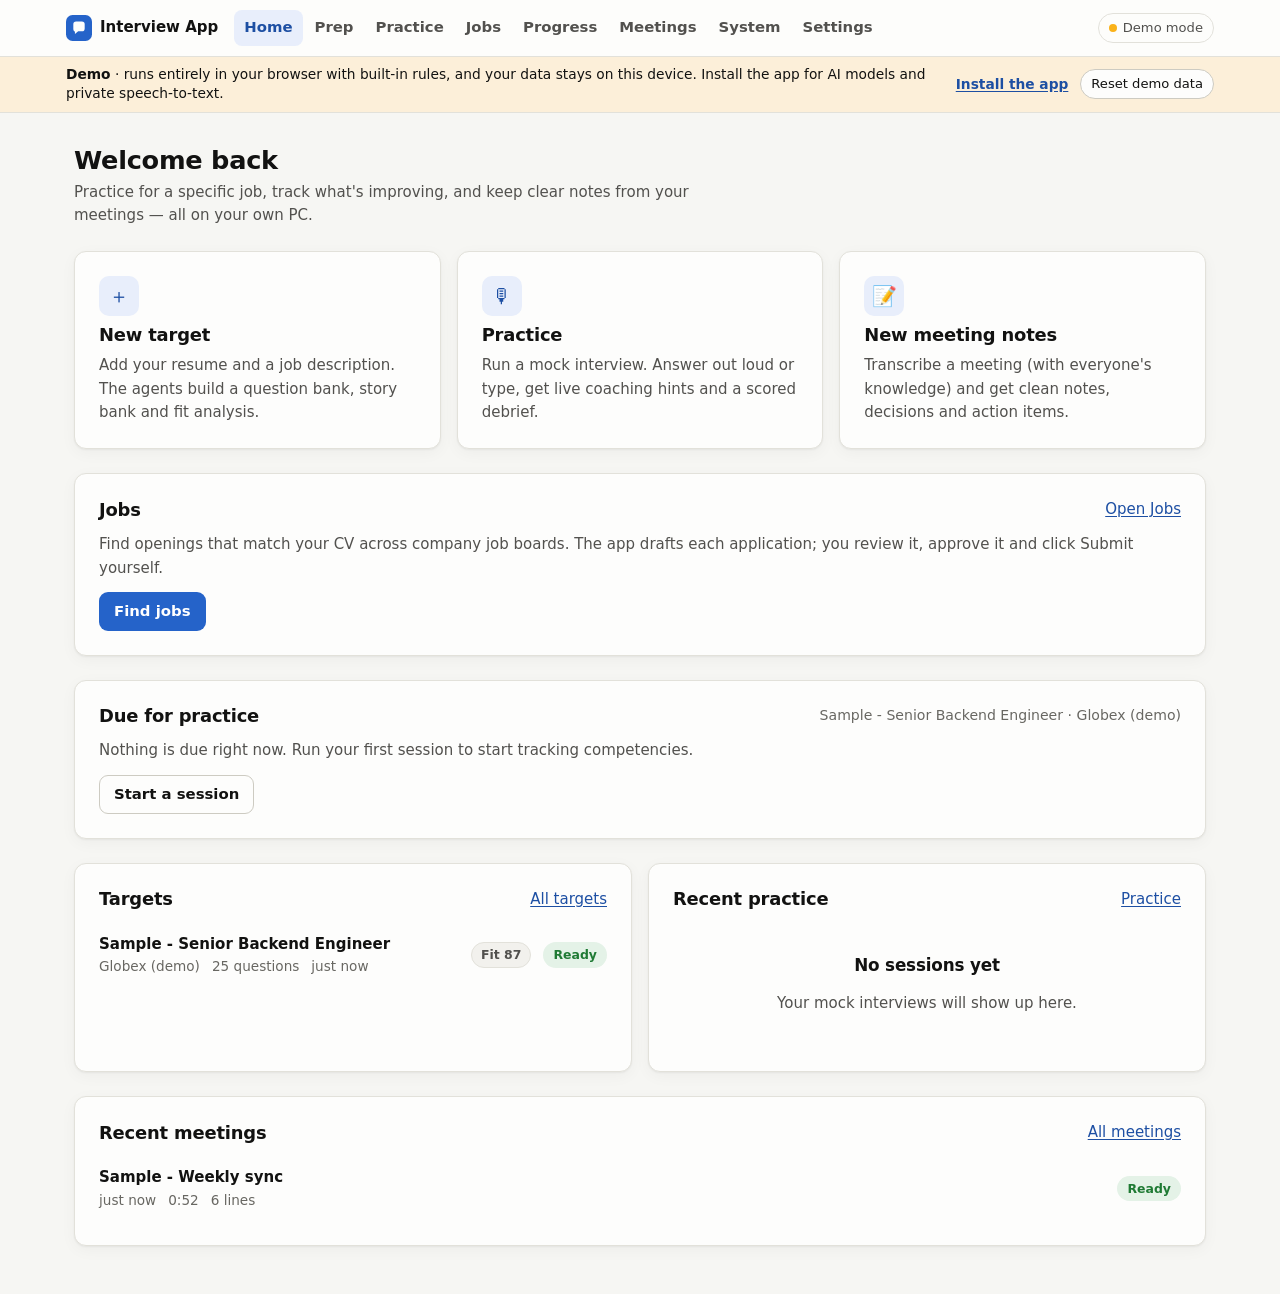
<file: app/index.html>
<!doctype html>
<html lang="en">
<head>
  <meta charset="utf-8">
  <meta name="viewport" content="width=device-width, initial-scale=1">
  <title>Interview App</title>
  <meta name="description" content="Local-first interview practice coach, meeting notes and job search.">
  <meta name="color-scheme" content="light dark">
  <link rel="icon" href="data:image/svg+xml,%3Csvg xmlns='http://www.w3.org/2000/svg' viewBox='0 0 32 32'%3E%3Crect width='32' height='32' rx='8' fill='%232563c9'/%3E%3Cpath d='M9 11.5a3.5 3.5 0 0 1 3.5-3.5h7a3.5 3.5 0 0 1 3.5 3.5v5a3.5 3.5 0 0 1-3.5 3.5H15l-4 3.5V20.6A3.5 3.5 0 0 1 9 17.5z' fill='white'/%3E%3C/svg%3E">
  <link rel="stylesheet" href="css/app.css">
  <script>window.IA_DEMO = true;</script>
  <script type="module" src="js/app.js"></script>
</head>
<body>
  <button type="button" class="skip-link" id="skip-link">Skip to content</button>
  <header class="topbar">
    <div class="topbar-inner">
      <a class="brand" href="#/" aria-label="Interview App home">
        <svg class="brand-mark" viewBox="0 0 32 32" aria-hidden="true" focusable="false">
          <rect width="32" height="32" rx="8" fill="currentColor"></rect>
          <path d="M9 11.5a3.5 3.5 0 0 1 3.5-3.5h7a3.5 3.5 0 0 1 3.5 3.5v5a3.5 3.5 0 0 1-3.5 3.5H15l-4 3.5V20.6A3.5 3.5 0 0 1 9 17.5z" fill="var(--surface)"></path>
        </svg>
        <span>Interview App</span>
      </a>
      <nav class="nav" aria-label="Main">
        <a href="#/" data-nav="home">Home</a>
        <a href="#/prep" data-nav="prep">Prep</a>
        <a href="#/practice" data-nav="practice">Practice</a>
        <a href="#/jobs" data-nav="jobs">Jobs</a>
        <a href="#/progress" data-nav="progress">Progress</a>
        <a href="#/meetings" data-nav="meetings">Meetings</a>
        <a href="#/system" data-nav="system">System</a>
        <a href="#/settings" data-nav="settings">Settings</a>
      </nav>
      <a class="status-chip" id="status-chip" href="#/system" title="AI status">
        <span class="dot" aria-hidden="true"></span><span class="status-text">Checking…</span>
      </a>
    </div>
  </header>
  <main id="main" tabindex="-1"></main>
  <div id="toasts" class="toasts" aria-live="polite"></div>
  <noscript><p class="noscript">Interview App needs JavaScript enabled.</p></noscript>
</body>
</html>
</file>
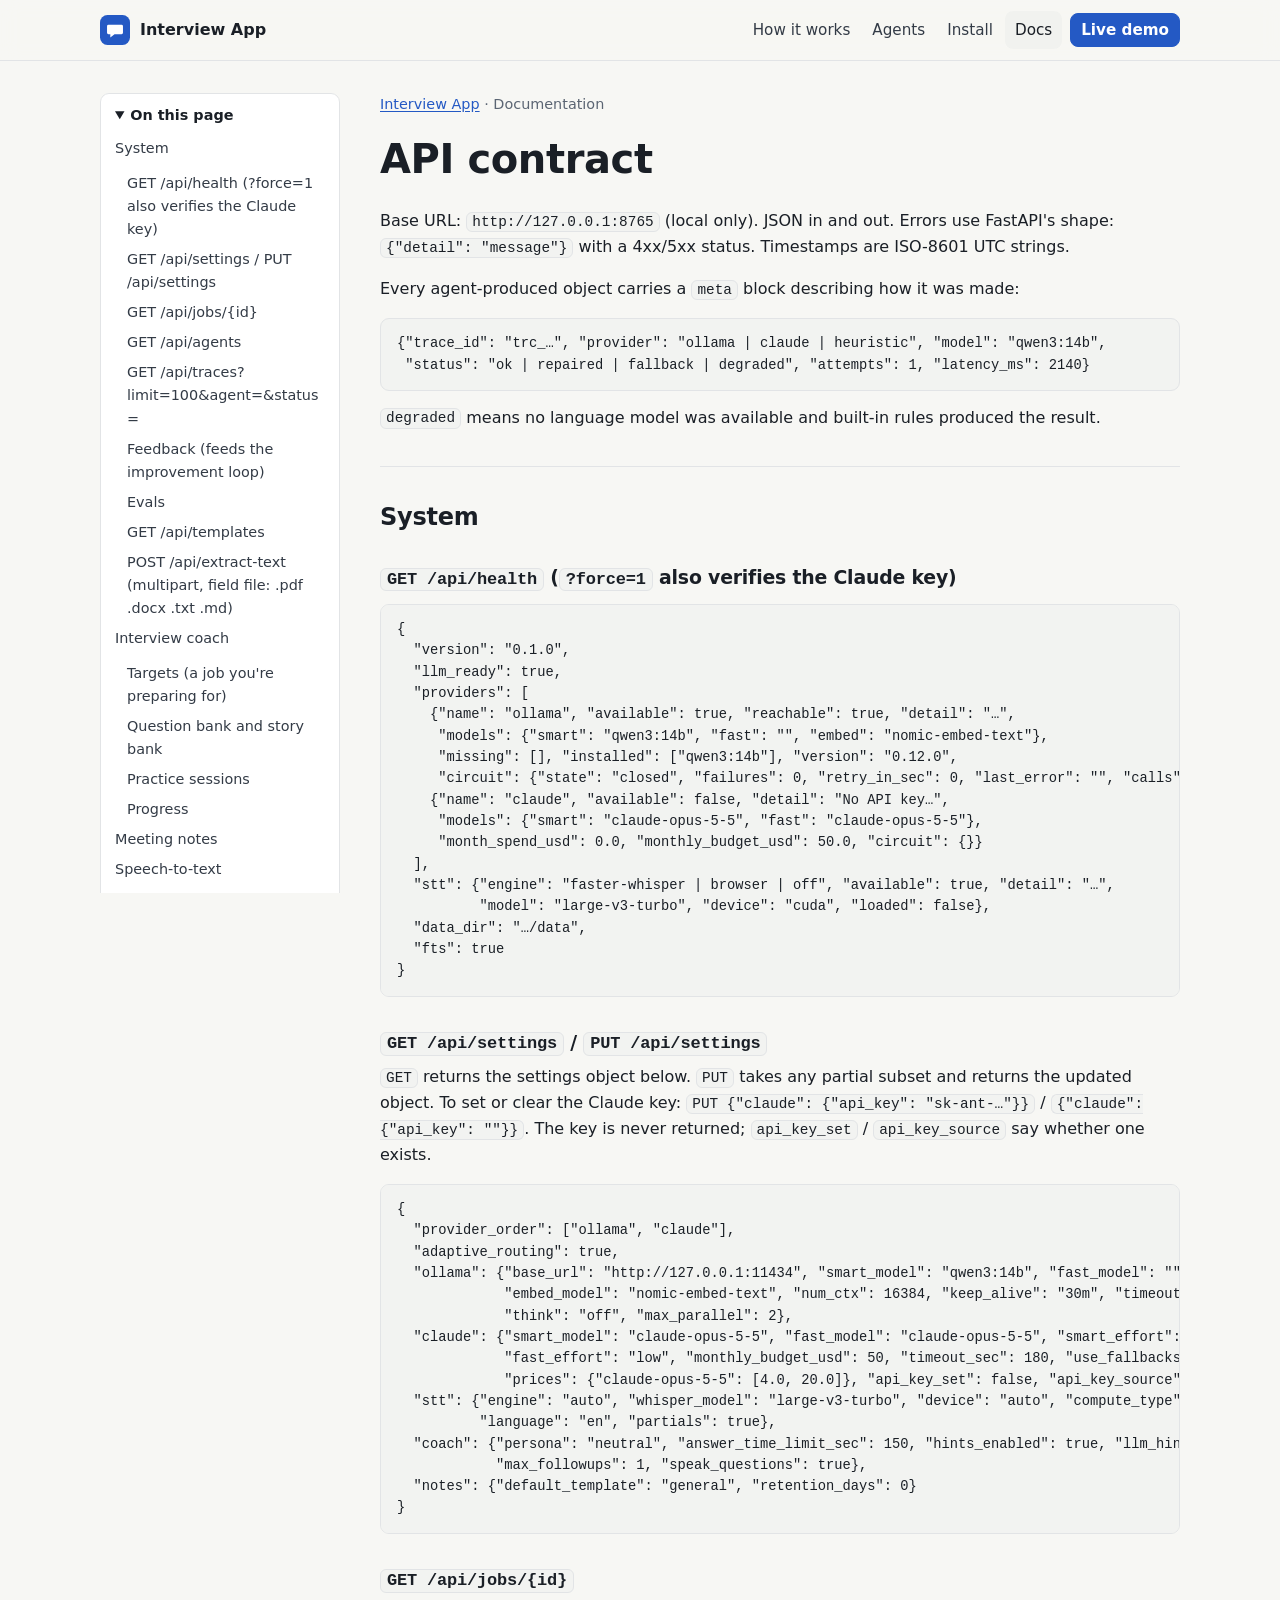
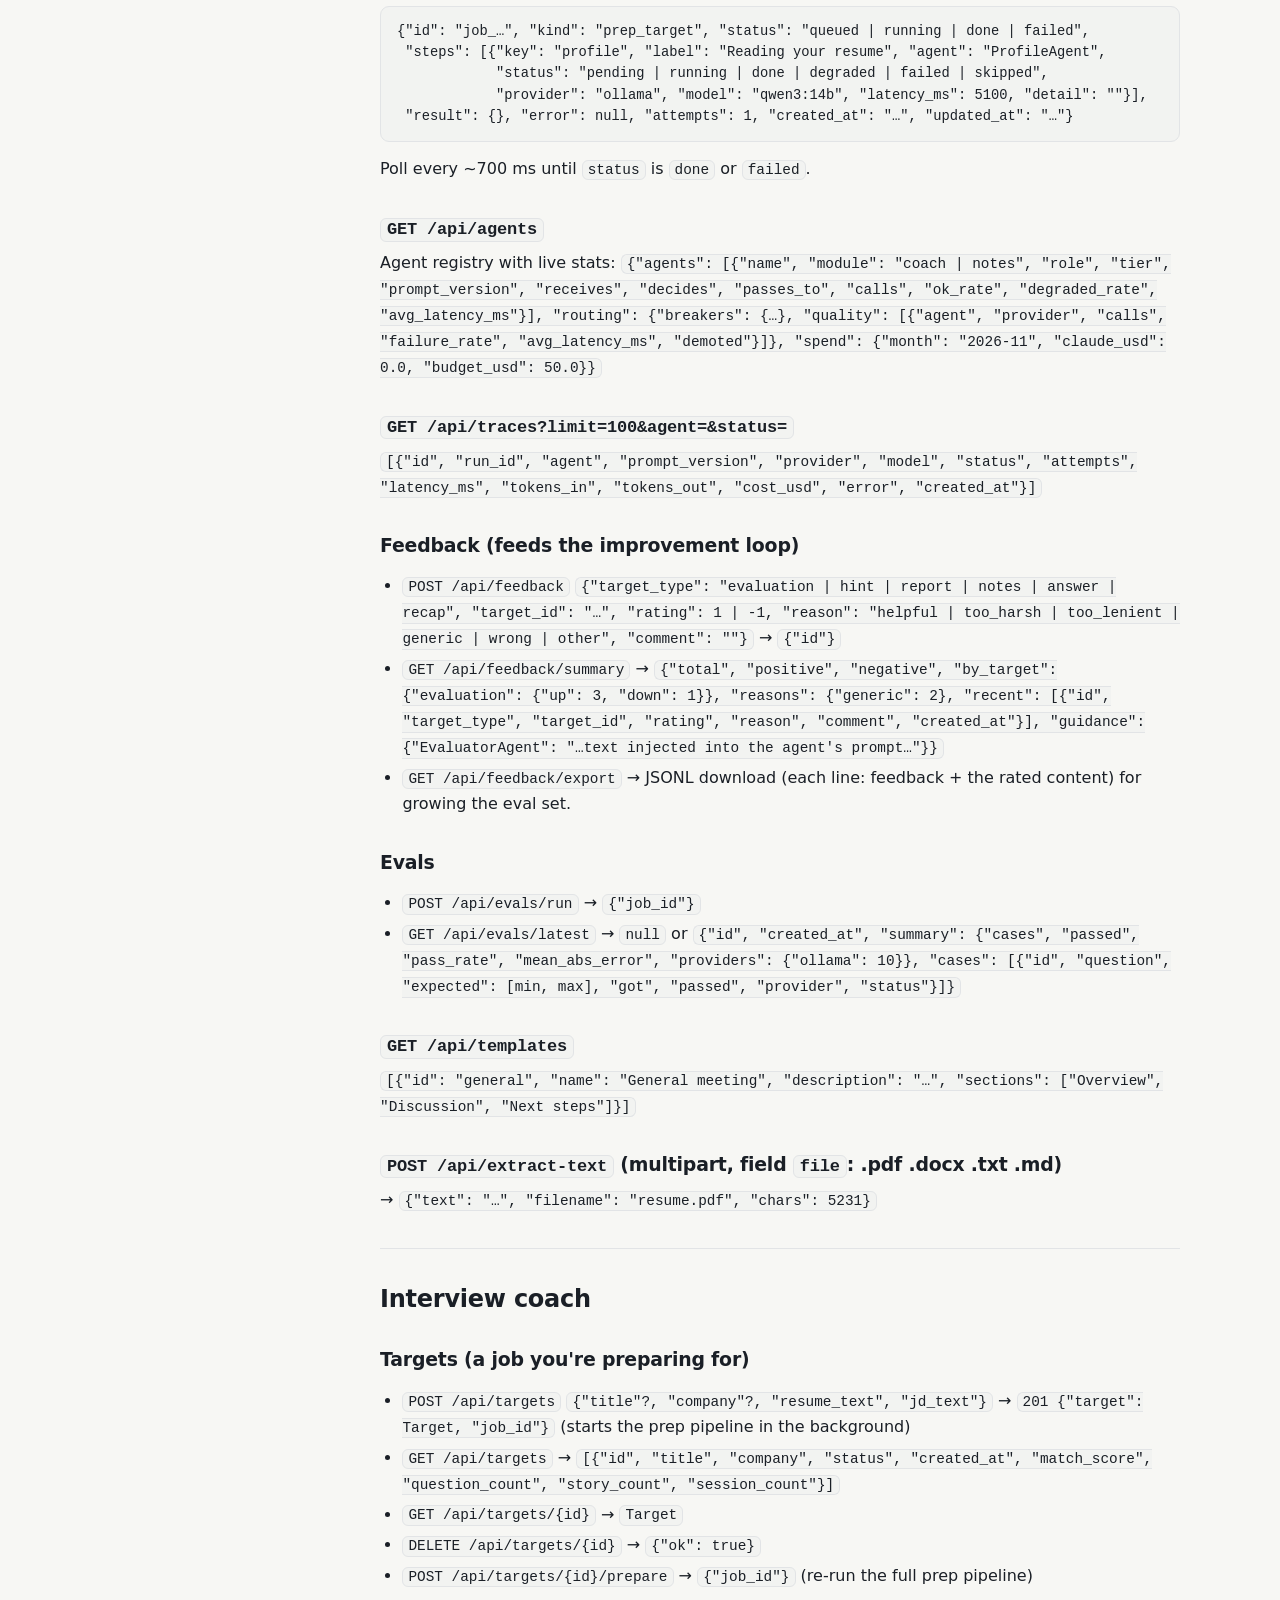
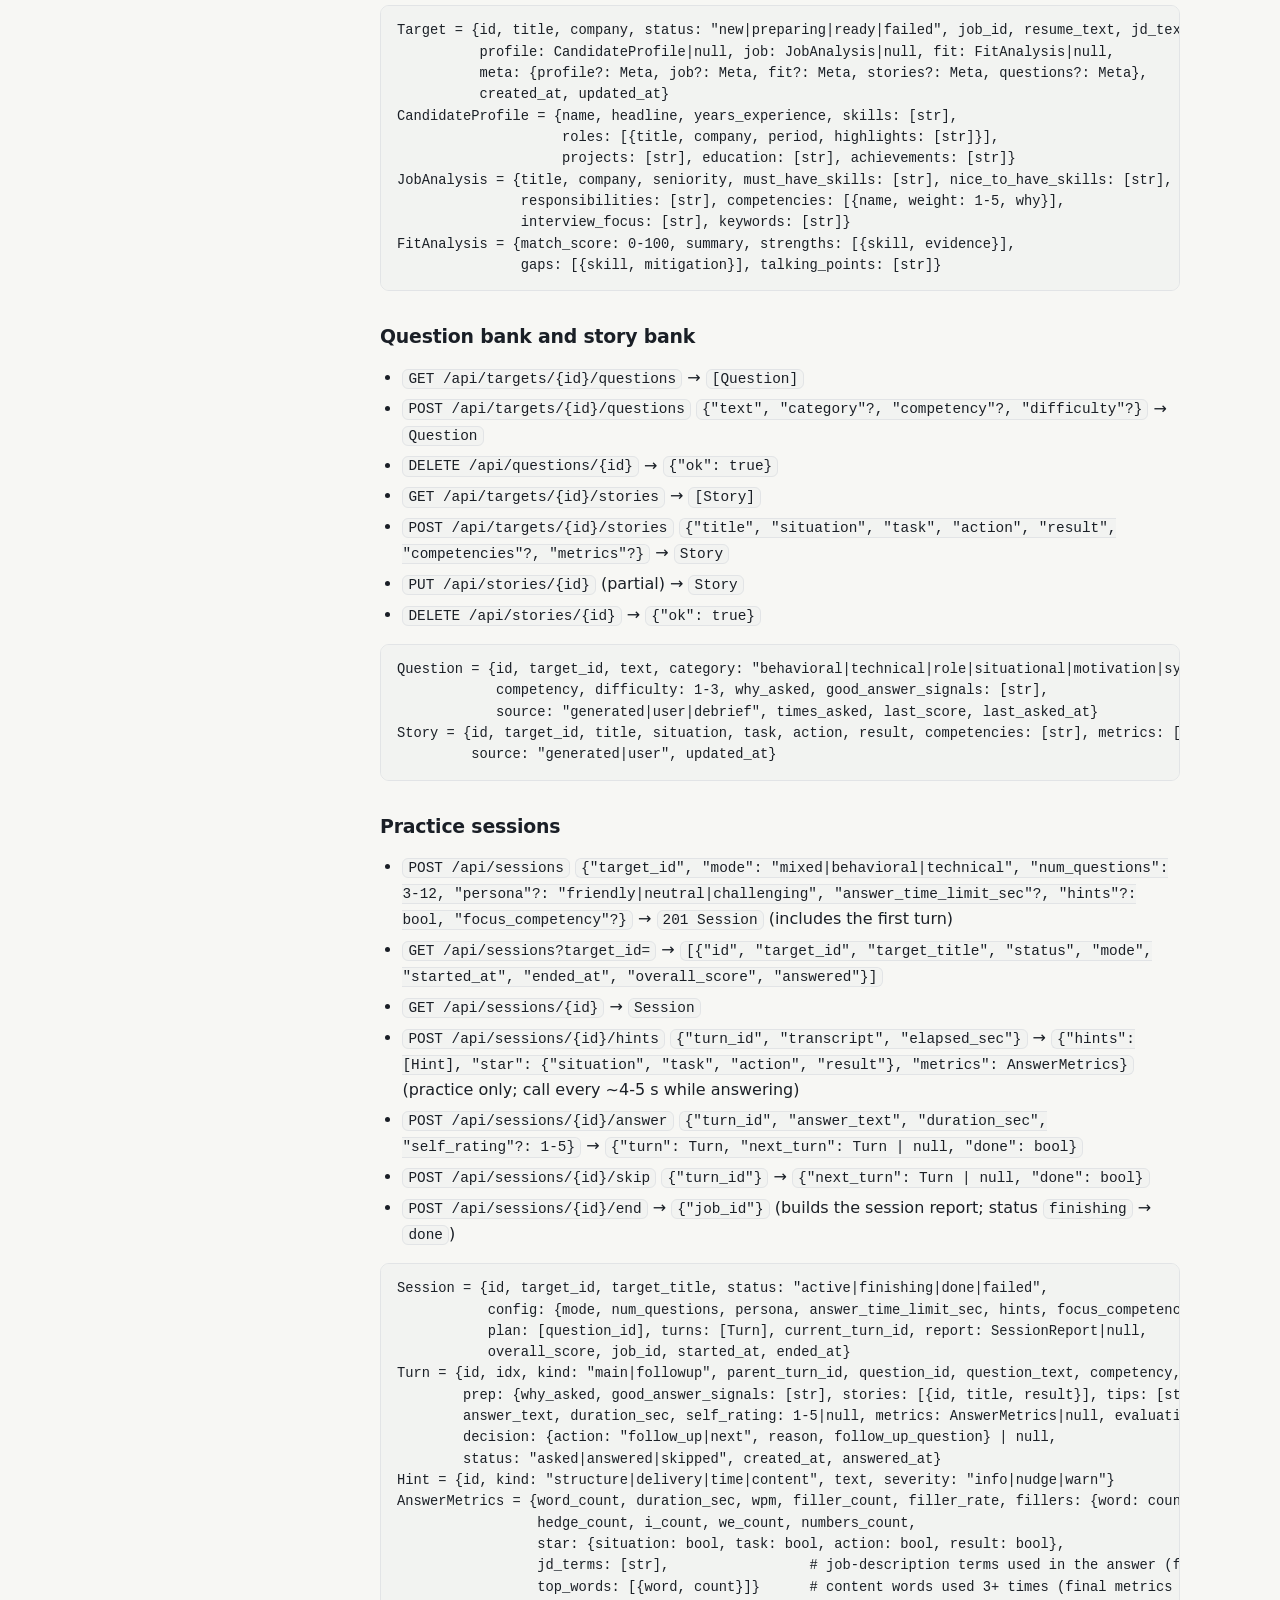
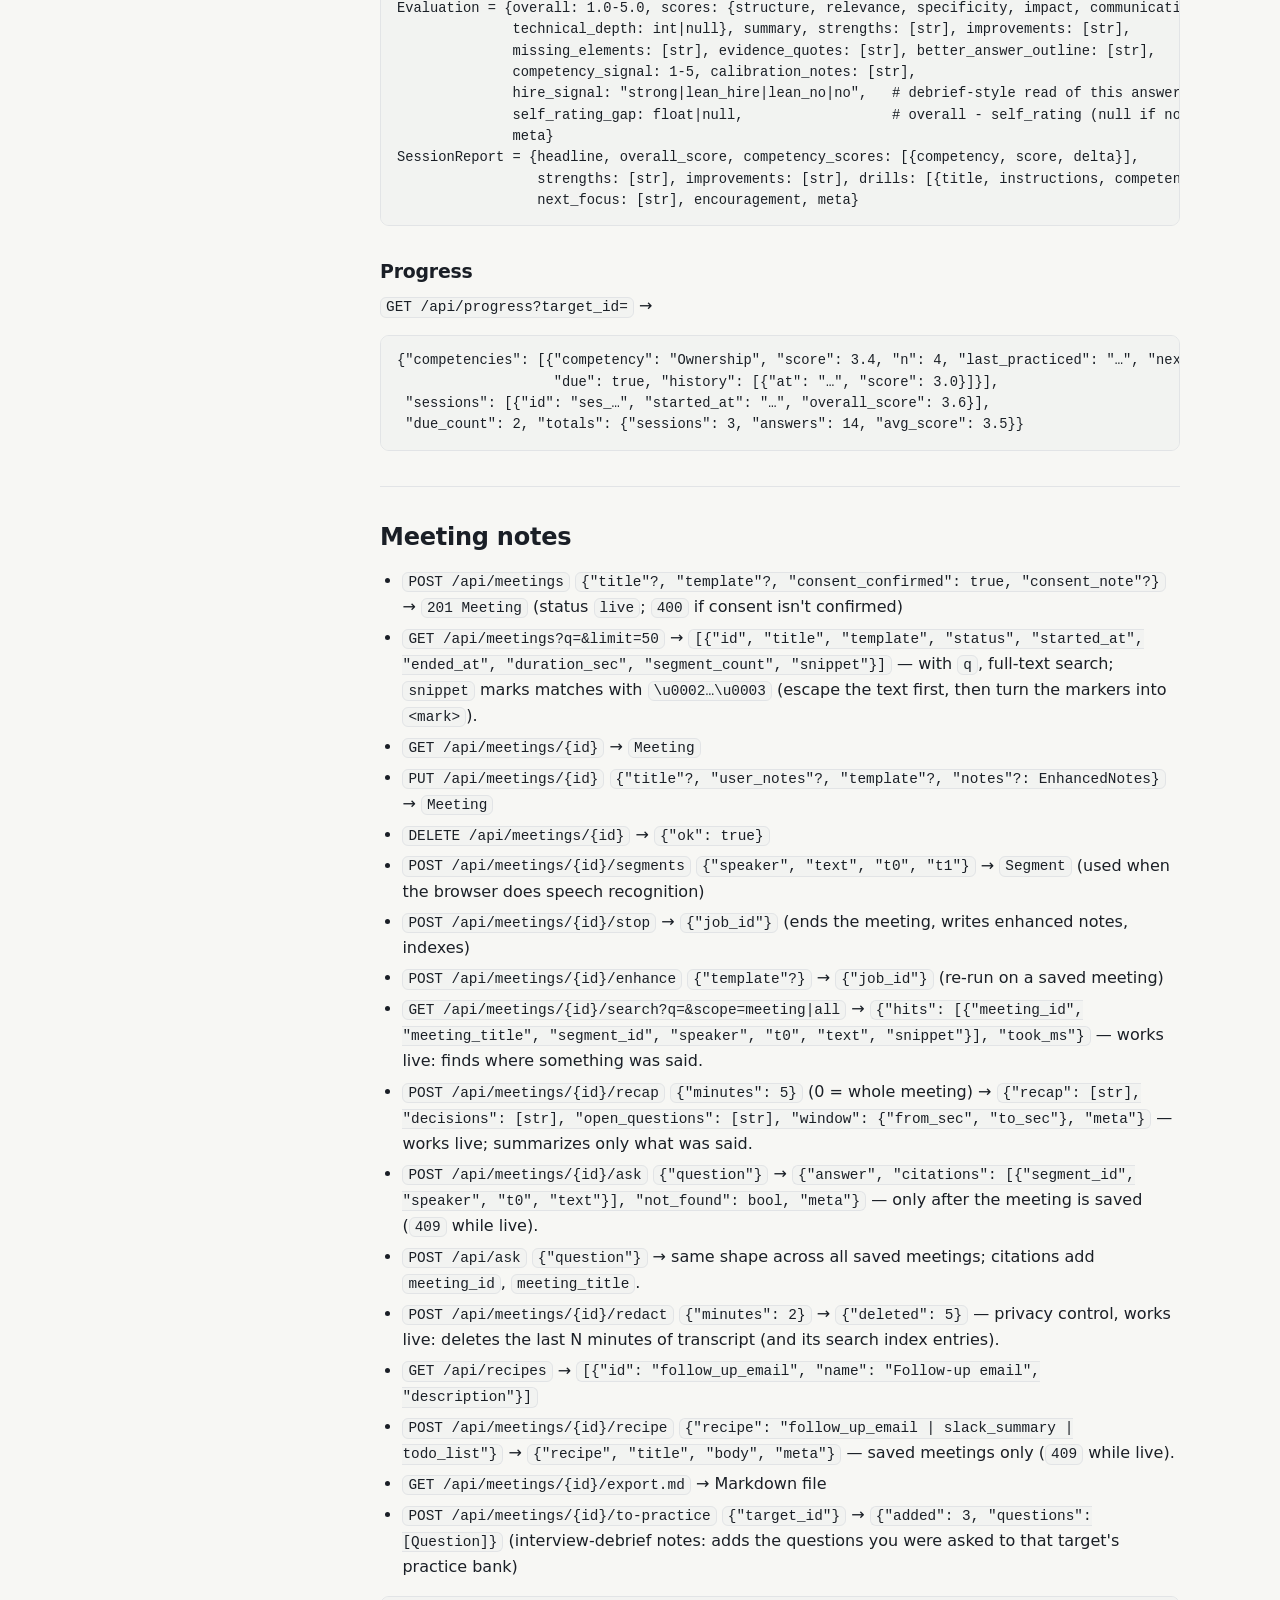
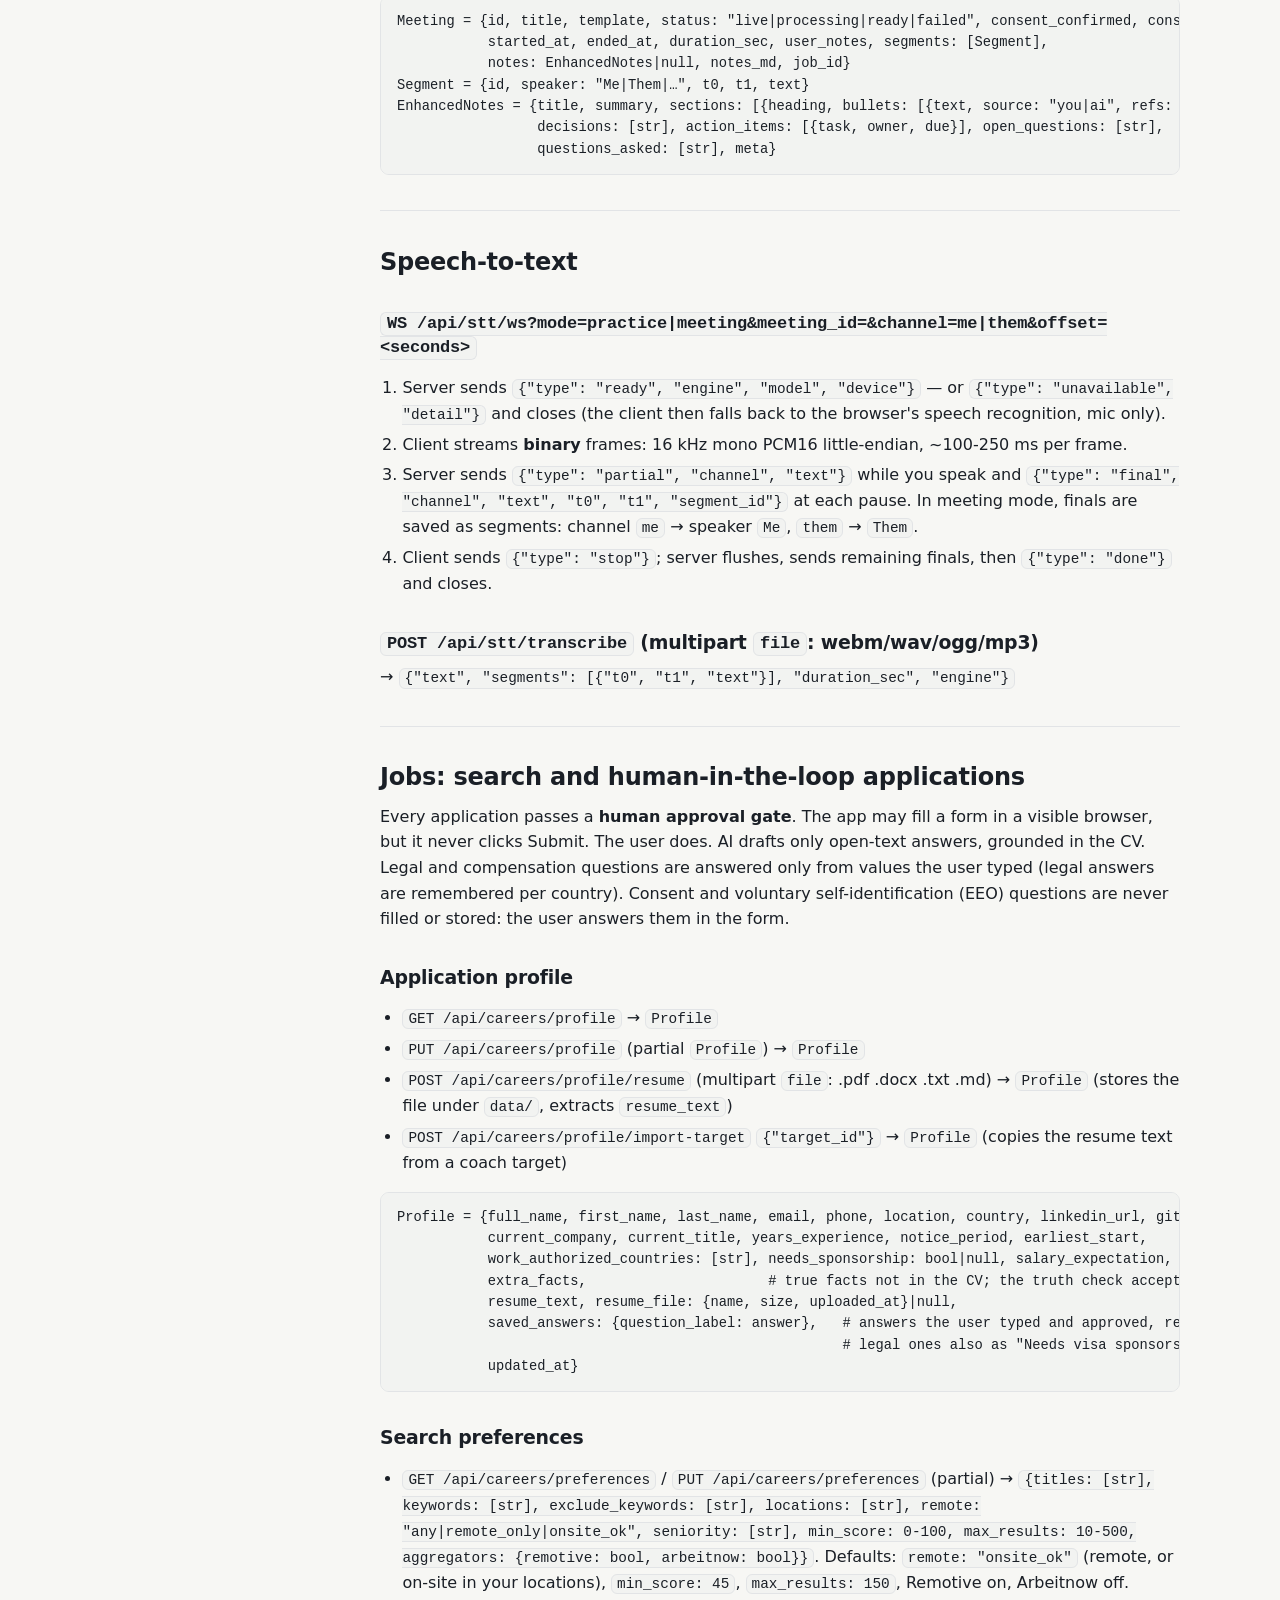
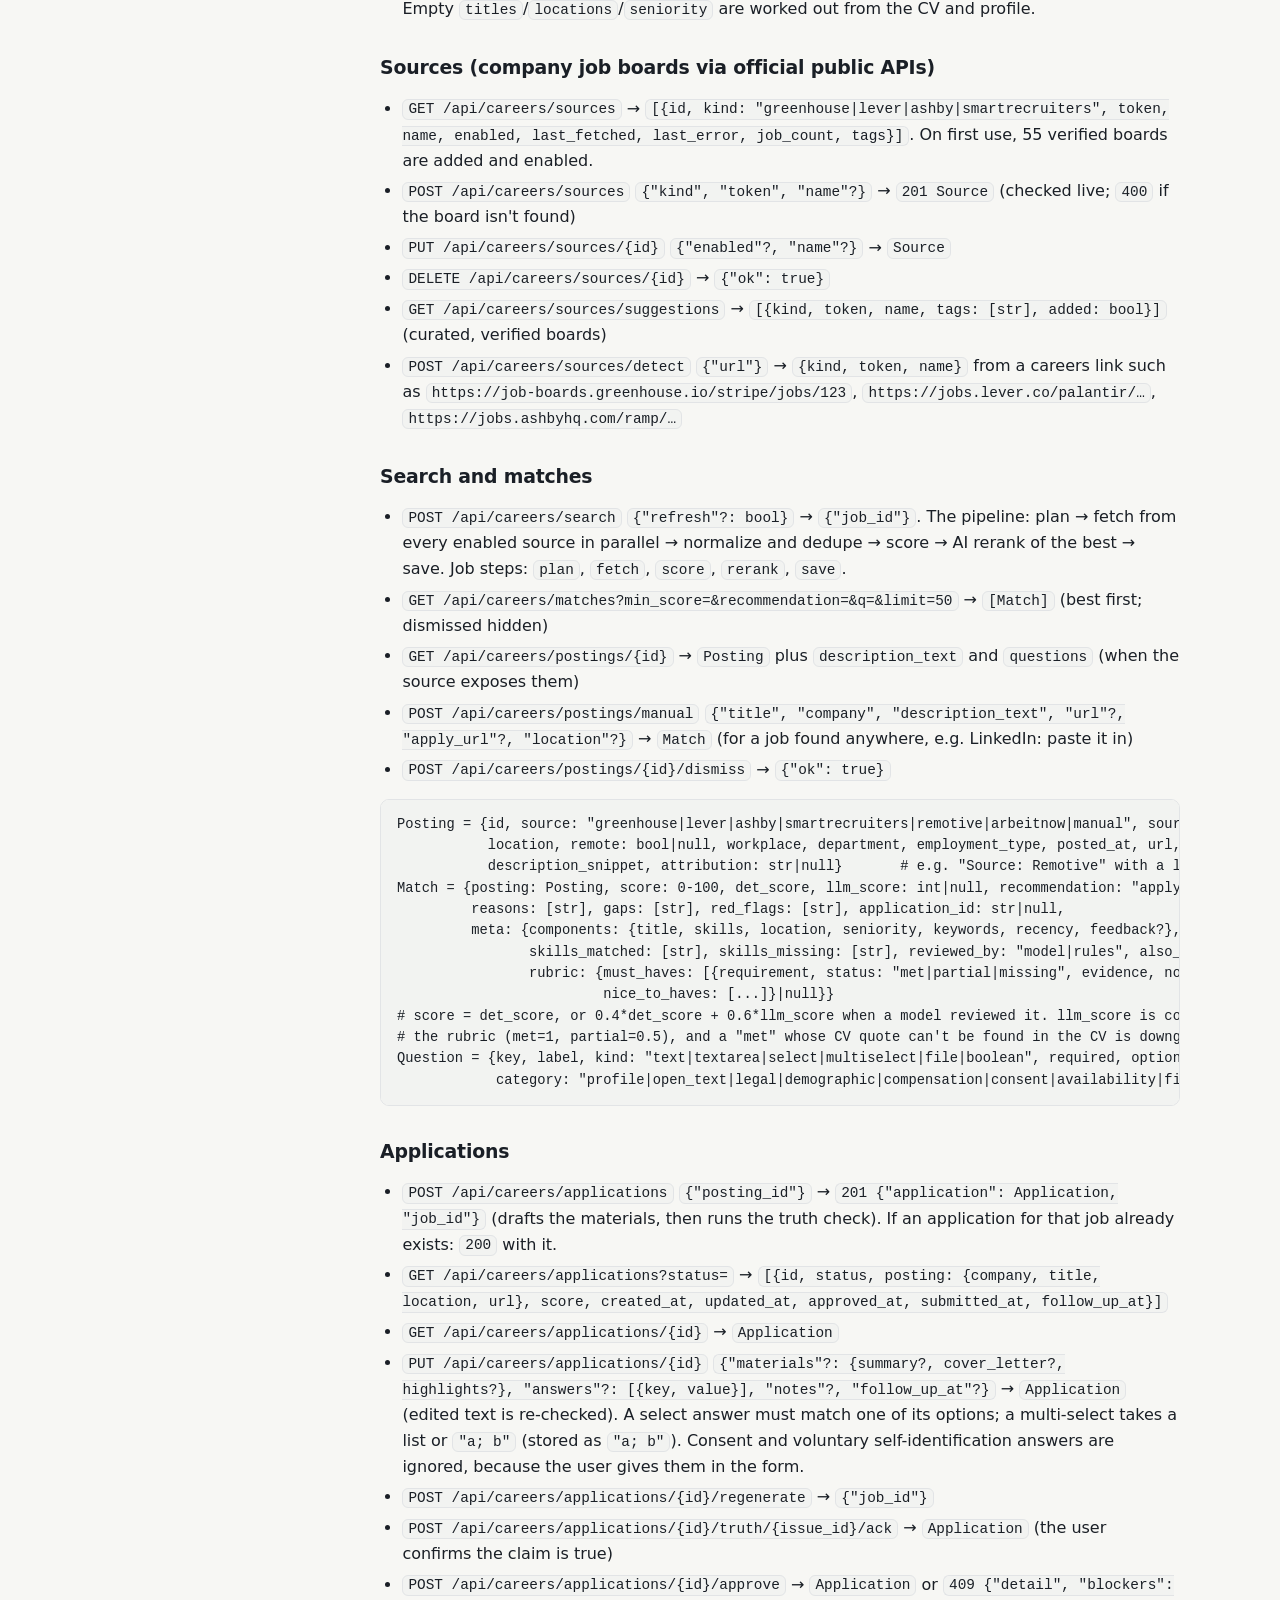
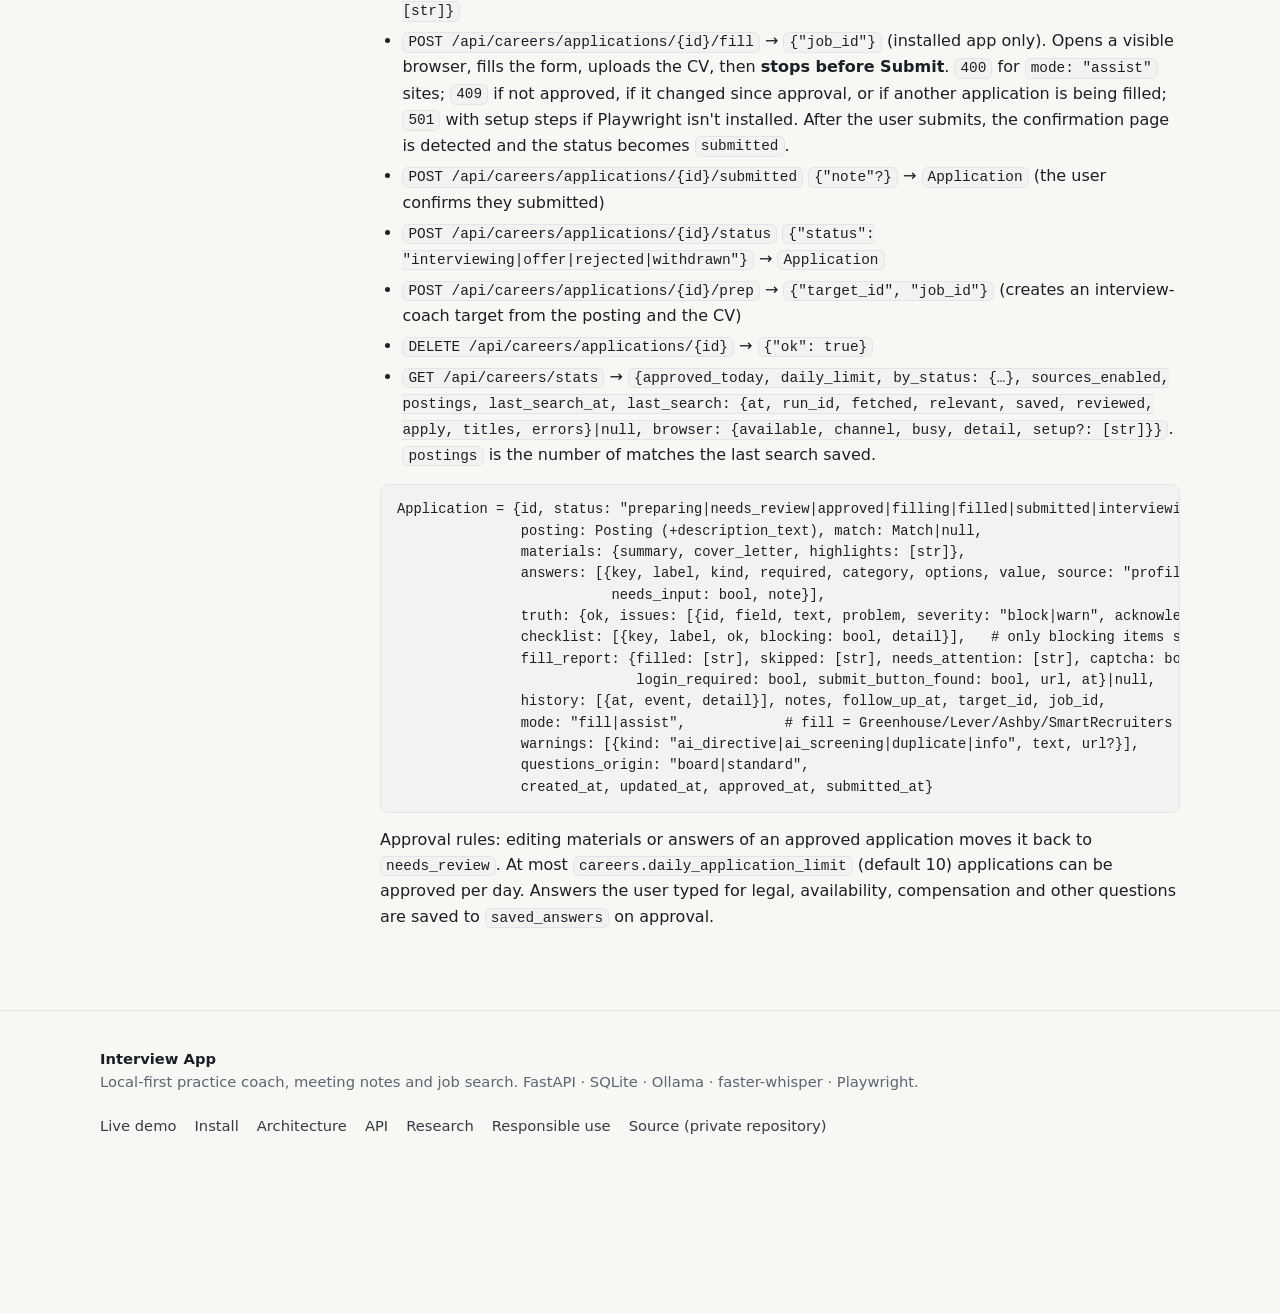
<file: docs/api.html>
<!doctype html>
<html lang="en">
<head>
  <meta charset="utf-8">
  <meta name="viewport" content="width=device-width, initial-scale=1">
  <title>API contract · Interview App</title>
  <meta name="description" content="Base URL: http://127.0.0.1:8765 (local only). JSON in and out. Errors use FastAPI&#x27;s shape: {&quot;detail&quot;: &quot;message&quot;} with a 4xx/5xx status. Timestamps are ISO-">
  <meta name="color-scheme" content="light dark">
  <link rel="icon" href="../favicon.svg" type="image/svg+xml">
  <link rel="stylesheet" href="../css/site.css">
</head>
<body>
<a class="skip-link" href="#content">Skip to content</a>
<header class="site-header">
  <div class="wrap">
    <a class="brand" href="../index.html" aria-label="Interview App home"><svg class="brand-mark" viewBox="0 0 32 32" aria-hidden="true"><rect width="32" height="32" rx="8" fill="#2459c4"/><path d="M9 10.5h14a1.5 1.5 0 0 1 1.5 1.5v7a1.5 1.5 0 0 1-1.5 1.5h-7.5L11 24v-3.5H9A1.5 1.5 0 0 1 7.5 19v-7A1.5 1.5 0 0 1 9 10.5z" fill="#fff"/></svg>Interview App</a>
    <nav class="nav" aria-label="Main">
      <a href="../index.html#how" class="hide-sm">How it works</a>
      <a href="../index.html#agents" class="hide-sm">Agents</a>
      <a href="../index.html#install">Install</a>
      <a href="../docs/architecture.html" aria-current="page">Docs</a>
      <a class="btn btn-primary btn-sm" href="../app/">Live demo</a>
    </nav>
  </div>
</header>
<div class="wrap doc-layout">
  <aside class="doc-aside" aria-label="Page navigation">
    <details>
      <summary>On this page</summary>
      <div class="toc">
<ul>
<li><a href="#system">System</a><ul>
<li><a href="#get-apihealth-force1-also-verifies-the-claude-key">GET /api/health (?force=1 also verifies the Claude key)</a></li>
<li><a href="#get-apisettings-put-apisettings">GET /api/settings / PUT /api/settings</a></li>
<li><a href="#get-apijobsid">GET /api/jobs/{id}</a></li>
<li><a href="#get-apiagents">GET /api/agents</a></li>
<li><a href="#get-apitraceslimit100agentstatus">GET /api/traces?limit=100&amp;agent=&amp;status=</a></li>
<li><a href="#feedback-feeds-the-improvement-loop">Feedback (feeds the improvement loop)</a></li>
<li><a href="#evals">Evals</a></li>
<li><a href="#get-apitemplates">GET /api/templates</a></li>
<li><a href="#post-apiextract-text-multipart-field-file-pdf-docx-txt-md">POST /api/extract-text (multipart, field file: .pdf .docx .txt .md)</a></li>
</ul>
</li>
<li><a href="#interview-coach">Interview coach</a><ul>
<li><a href="#targets-a-job-youre-preparing-for">Targets (a job you're preparing for)</a></li>
<li><a href="#question-bank-and-story-bank">Question bank and story bank</a></li>
<li><a href="#practice-sessions">Practice sessions</a></li>
<li><a href="#progress">Progress</a></li>
</ul>
</li>
<li><a href="#meeting-notes">Meeting notes</a></li>
<li><a href="#speech-to-text">Speech-to-text</a><ul>
<li><a href="#ws-apisttwsmodepracticemeetingmeeting_idchannelmethemoffsetseconds">WS /api/stt/ws?mode=practice|meeting&amp;meeting_id=&amp;channel=me|them&amp;offset=&lt;seconds&gt;</a></li>
<li><a href="#post-apistttranscribe-multipart-file-webmwavoggmp3">POST /api/stt/transcribe (multipart file: webm/wav/ogg/mp3)</a></li>
</ul>
</li>
<li><a href="#jobs-search-and-human-in-the-loop-applications">Jobs: search and human-in-the-loop applications</a><ul>
<li><a href="#application-profile">Application profile</a></li>
<li><a href="#search-preferences">Search preferences</a></li>
<li><a href="#sources-company-job-boards-via-official-public-apis">Sources (company job boards via official public APIs)</a></li>
<li><a href="#search-and-matches">Search and matches</a></li>
<li><a href="#applications">Applications</a></li>
</ul>
</li>
</ul>
</div>

    </details>
    <nav class="doc-pages" aria-label="Documentation">
      <p class="toc-title">Documentation</p>
      <ul><li><a href="architecture.html">Architecture</a></li><li><a href="api.html" aria-current="page">API</a></li><li><a href="research.html">Research</a></li><li><a href="responsible-use.html">Responsible use</a></li></ul>
    </nav>
  </aside>
  <main id="content" class="prose">
    <p class="doc-meta"><a href="../index.html">Interview App</a> · Documentation</p>
    <h1 id="api-contract">API contract<a class="headerlink" href="#api-contract" title="Link to this section">#</a></h1>
<p>Base URL: <code>http://127.0.0.1:8765</code> (local only). JSON in and out. Errors use FastAPI's shape:
<code>{"detail": "message"}</code> with a 4xx/5xx status. Timestamps are ISO-8601 UTC strings.</p>
<p>Every agent-produced object carries a <code>meta</code> block describing how it was made:</p>
<pre><code class="language-json">{&quot;trace_id&quot;: &quot;trc_…&quot;, &quot;provider&quot;: &quot;ollama | claude | heuristic&quot;, &quot;model&quot;: &quot;qwen3:14b&quot;,
 &quot;status&quot;: &quot;ok | repaired | fallback | degraded&quot;, &quot;attempts&quot;: 1, &quot;latency_ms&quot;: 2140}
</code></pre>
<p><code>degraded</code> means no language model was available and built-in rules produced the result.</p>
<hr />
<h2 id="system">System<a class="headerlink" href="#system" title="Link to this section">#</a></h2>
<h3 id="get-apihealth-force1-also-verifies-the-claude-key"><code>GET /api/health</code> (<code>?force=1</code> also verifies the Claude key)<a class="headerlink" href="#get-apihealth-force1-also-verifies-the-claude-key" title="Link to this section">#</a></h3>
<pre><code class="language-json">{
  &quot;version&quot;: &quot;0.1.0&quot;,
  &quot;llm_ready&quot;: true,
  &quot;providers&quot;: [
    {&quot;name&quot;: &quot;ollama&quot;, &quot;available&quot;: true, &quot;reachable&quot;: true, &quot;detail&quot;: &quot;…&quot;,
     &quot;models&quot;: {&quot;smart&quot;: &quot;qwen3:14b&quot;, &quot;fast&quot;: &quot;&quot;, &quot;embed&quot;: &quot;nomic-embed-text&quot;},
     &quot;missing&quot;: [], &quot;installed&quot;: [&quot;qwen3:14b&quot;], &quot;version&quot;: &quot;0.12.0&quot;,
     &quot;circuit&quot;: {&quot;state&quot;: &quot;closed&quot;, &quot;failures&quot;: 0, &quot;retry_in_sec&quot;: 0, &quot;last_error&quot;: &quot;&quot;, &quot;calls&quot;: 3}},
    {&quot;name&quot;: &quot;claude&quot;, &quot;available&quot;: false, &quot;detail&quot;: &quot;No API key…&quot;,
     &quot;models&quot;: {&quot;smart&quot;: &quot;claude-opus-5-5&quot;, &quot;fast&quot;: &quot;claude-opus-5-5&quot;},
     &quot;month_spend_usd&quot;: 0.0, &quot;monthly_budget_usd&quot;: 50.0, &quot;circuit&quot;: {}}
  ],
  &quot;stt&quot;: {&quot;engine&quot;: &quot;faster-whisper | browser | off&quot;, &quot;available&quot;: true, &quot;detail&quot;: &quot;…&quot;,
          &quot;model&quot;: &quot;large-v3-turbo&quot;, &quot;device&quot;: &quot;cuda&quot;, &quot;loaded&quot;: false},
  &quot;data_dir&quot;: &quot;…/data&quot;,
  &quot;fts&quot;: true
}
</code></pre>
<h3 id="get-apisettings-put-apisettings"><code>GET /api/settings</code> / <code>PUT /api/settings</code><a class="headerlink" href="#get-apisettings-put-apisettings" title="Link to this section">#</a></h3>
<p><code>GET</code> returns the settings object below. <code>PUT</code> takes any partial subset and returns the updated object.
To set or clear the Claude key: <code>PUT {"claude": {"api_key": "sk-ant-…"}}</code> / <code>{"claude": {"api_key": ""}}</code>.
The key is never returned; <code>api_key_set</code> / <code>api_key_source</code> say whether one exists.</p>
<pre><code class="language-json">{
  &quot;provider_order&quot;: [&quot;ollama&quot;, &quot;claude&quot;],
  &quot;adaptive_routing&quot;: true,
  &quot;ollama&quot;: {&quot;base_url&quot;: &quot;http://127.0.0.1:11434&quot;, &quot;smart_model&quot;: &quot;qwen3:14b&quot;, &quot;fast_model&quot;: &quot;&quot;,
             &quot;embed_model&quot;: &quot;nomic-embed-text&quot;, &quot;num_ctx&quot;: 16384, &quot;keep_alive&quot;: &quot;30m&quot;, &quot;timeout_sec&quot;: 240,
             &quot;think&quot;: &quot;off&quot;, &quot;max_parallel&quot;: 2},
  &quot;claude&quot;: {&quot;smart_model&quot;: &quot;claude-opus-5-5&quot;, &quot;fast_model&quot;: &quot;claude-opus-5-5&quot;, &quot;smart_effort&quot;: &quot;medium&quot;,
             &quot;fast_effort&quot;: &quot;low&quot;, &quot;monthly_budget_usd&quot;: 50, &quot;timeout_sec&quot;: 180, &quot;use_fallbacks&quot;: true,
             &quot;prices&quot;: {&quot;claude-opus-5-5&quot;: [4.0, 20.0]}, &quot;api_key_set&quot;: false, &quot;api_key_source&quot;: null},
  &quot;stt&quot;: {&quot;engine&quot;: &quot;auto&quot;, &quot;whisper_model&quot;: &quot;large-v3-turbo&quot;, &quot;device&quot;: &quot;auto&quot;, &quot;compute_type&quot;: &quot;auto&quot;,
          &quot;language&quot;: &quot;en&quot;, &quot;partials&quot;: true},
  &quot;coach&quot;: {&quot;persona&quot;: &quot;neutral&quot;, &quot;answer_time_limit_sec&quot;: 150, &quot;hints_enabled&quot;: true, &quot;llm_hints&quot;: true,
            &quot;max_followups&quot;: 1, &quot;speak_questions&quot;: true},
  &quot;notes&quot;: {&quot;default_template&quot;: &quot;general&quot;, &quot;retention_days&quot;: 0}
}
</code></pre>
<h3 id="get-apijobsid"><code>GET /api/jobs/{id}</code><a class="headerlink" href="#get-apijobsid" title="Link to this section">#</a></h3>
<pre><code class="language-json">{&quot;id&quot;: &quot;job_…&quot;, &quot;kind&quot;: &quot;prep_target&quot;, &quot;status&quot;: &quot;queued | running | done | failed&quot;,
 &quot;steps&quot;: [{&quot;key&quot;: &quot;profile&quot;, &quot;label&quot;: &quot;Reading your resume&quot;, &quot;agent&quot;: &quot;ProfileAgent&quot;,
            &quot;status&quot;: &quot;pending | running | done | degraded | failed | skipped&quot;,
            &quot;provider&quot;: &quot;ollama&quot;, &quot;model&quot;: &quot;qwen3:14b&quot;, &quot;latency_ms&quot;: 5100, &quot;detail&quot;: &quot;&quot;}],
 &quot;result&quot;: {}, &quot;error&quot;: null, &quot;attempts&quot;: 1, &quot;created_at&quot;: &quot;…&quot;, &quot;updated_at&quot;: &quot;…&quot;}
</code></pre>
<p>Poll every ~700 ms until <code>status</code> is <code>done</code> or <code>failed</code>.</p>
<h3 id="get-apiagents"><code>GET /api/agents</code><a class="headerlink" href="#get-apiagents" title="Link to this section">#</a></h3>
<p>Agent registry with live stats: <code>{"agents": [{"name", "module": "coach | notes", "role", "tier", "prompt_version",
"receives", "decides", "passes_to", "calls", "ok_rate", "degraded_rate", "avg_latency_ms"}], "routing": {"breakers": {…},
"quality": [{"agent", "provider", "calls", "failure_rate", "avg_latency_ms", "demoted"}]}, "spend": {"month": "2026-11",
"claude_usd": 0.0, "budget_usd": 50.0}}</code></p>
<h3 id="get-apitraceslimit100agentstatus"><code>GET /api/traces?limit=100&amp;agent=&amp;status=</code><a class="headerlink" href="#get-apitraceslimit100agentstatus" title="Link to this section">#</a></h3>
<p><code>[{"id", "run_id", "agent", "prompt_version", "provider", "model", "status", "attempts", "latency_ms",
"tokens_in", "tokens_out", "cost_usd", "error", "created_at"}]</code></p>
<h3 id="feedback-feeds-the-improvement-loop">Feedback (feeds the improvement loop)<a class="headerlink" href="#feedback-feeds-the-improvement-loop" title="Link to this section">#</a></h3>
<ul>
<li><code>POST /api/feedback</code> <code>{"target_type": "evaluation | hint | report | notes | answer | recap", "target_id": "…",
  "rating": 1 | -1, "reason": "helpful | too_harsh | too_lenient | generic | wrong | other", "comment": ""}</code> → <code>{"id"}</code></li>
<li><code>GET /api/feedback/summary</code> → <code>{"total", "positive", "negative", "by_target": {"evaluation": {"up": 3, "down": 1}},
  "reasons": {"generic": 2}, "recent": [{"id", "target_type", "target_id", "rating", "reason", "comment", "created_at"}],
  "guidance": {"EvaluatorAgent": "…text injected into the agent's prompt…"}}</code></li>
<li><code>GET /api/feedback/export</code> → JSONL download (each line: feedback + the rated content) for growing the eval set.</li>
</ul>
<h3 id="evals">Evals<a class="headerlink" href="#evals" title="Link to this section">#</a></h3>
<ul>
<li><code>POST /api/evals/run</code> → <code>{"job_id"}</code></li>
<li><code>GET /api/evals/latest</code> → <code>null</code> or <code>{"id", "created_at", "summary": {"cases", "passed", "pass_rate", "mean_abs_error",
  "providers": {"ollama": 10}}, "cases": [{"id", "question", "expected": [min, max], "got", "passed", "provider", "status"}]}</code></li>
</ul>
<h3 id="get-apitemplates"><code>GET /api/templates</code><a class="headerlink" href="#get-apitemplates" title="Link to this section">#</a></h3>
<p><code>[{"id": "general", "name": "General meeting", "description": "…", "sections": ["Overview", "Discussion", "Next steps"]}]</code></p>
<h3 id="post-apiextract-text-multipart-field-file-pdf-docx-txt-md"><code>POST /api/extract-text</code> (multipart, field <code>file</code>: .pdf .docx .txt .md)<a class="headerlink" href="#post-apiextract-text-multipart-field-file-pdf-docx-txt-md" title="Link to this section">#</a></h3>
<p>→ <code>{"text": "…", "filename": "resume.pdf", "chars": 5231}</code></p>
<hr />
<h2 id="interview-coach">Interview coach<a class="headerlink" href="#interview-coach" title="Link to this section">#</a></h2>
<h3 id="targets-a-job-youre-preparing-for">Targets (a job you're preparing for)<a class="headerlink" href="#targets-a-job-youre-preparing-for" title="Link to this section">#</a></h3>
<ul>
<li><code>POST /api/targets</code> <code>{"title"?, "company"?, "resume_text", "jd_text"}</code> → <code>201 {"target": Target, "job_id"}</code>
  (starts the prep pipeline in the background)</li>
<li><code>GET /api/targets</code> → <code>[{"id", "title", "company", "status", "created_at", "match_score", "question_count",
  "story_count", "session_count"}]</code></li>
<li><code>GET /api/targets/{id}</code> → <code>Target</code></li>
<li><code>DELETE /api/targets/{id}</code> → <code>{"ok": true}</code></li>
<li><code>POST /api/targets/{id}/prepare</code> → <code>{"job_id"}</code> (re-run the full prep pipeline)</li>
</ul>
<pre><code class="language-text">Target = {id, title, company, status: &quot;new|preparing|ready|failed&quot;, job_id, resume_text, jd_text,
          profile: CandidateProfile|null, job: JobAnalysis|null, fit: FitAnalysis|null,
          meta: {profile?: Meta, job?: Meta, fit?: Meta, stories?: Meta, questions?: Meta},
          created_at, updated_at}
CandidateProfile = {name, headline, years_experience, skills: [str],
                    roles: [{title, company, period, highlights: [str]}],
                    projects: [str], education: [str], achievements: [str]}
JobAnalysis = {title, company, seniority, must_have_skills: [str], nice_to_have_skills: [str],
               responsibilities: [str], competencies: [{name, weight: 1-5, why}],
               interview_focus: [str], keywords: [str]}
FitAnalysis = {match_score: 0-100, summary, strengths: [{skill, evidence}],
               gaps: [{skill, mitigation}], talking_points: [str]}
</code></pre>
<h3 id="question-bank-and-story-bank">Question bank and story bank<a class="headerlink" href="#question-bank-and-story-bank" title="Link to this section">#</a></h3>
<ul>
<li><code>GET /api/targets/{id}/questions</code> → <code>[Question]</code></li>
<li><code>POST /api/targets/{id}/questions</code> <code>{"text", "category"?, "competency"?, "difficulty"?}</code> → <code>Question</code></li>
<li><code>DELETE /api/questions/{id}</code> → <code>{"ok": true}</code></li>
<li><code>GET /api/targets/{id}/stories</code> → <code>[Story]</code></li>
<li><code>POST /api/targets/{id}/stories</code> <code>{"title", "situation", "task", "action", "result", "competencies"?, "metrics"?}</code> → <code>Story</code></li>
<li><code>PUT /api/stories/{id}</code> (partial) → <code>Story</code></li>
<li><code>DELETE /api/stories/{id}</code> → <code>{"ok": true}</code></li>
</ul>
<pre><code class="language-text">Question = {id, target_id, text, category: &quot;behavioral|technical|role|situational|motivation|system_design|culture&quot;,
            competency, difficulty: 1-3, why_asked, good_answer_signals: [str],
            source: &quot;generated|user|debrief&quot;, times_asked, last_score, last_asked_at}
Story = {id, target_id, title, situation, task, action, result, competencies: [str], metrics: [str],
         source: &quot;generated|user&quot;, updated_at}
</code></pre>
<h3 id="practice-sessions">Practice sessions<a class="headerlink" href="#practice-sessions" title="Link to this section">#</a></h3>
<ul>
<li><code>POST /api/sessions</code> <code>{"target_id", "mode": "mixed|behavioral|technical", "num_questions": 3-12,
  "persona"?: "friendly|neutral|challenging", "answer_time_limit_sec"?, "hints"?: bool, "focus_competency"?}</code>
  → <code>201 Session</code> (includes the first turn)</li>
<li><code>GET /api/sessions?target_id=</code> → <code>[{"id", "target_id", "target_title", "status", "mode", "started_at", "ended_at",
  "overall_score", "answered"}]</code></li>
<li><code>GET /api/sessions/{id}</code> → <code>Session</code></li>
<li><code>POST /api/sessions/{id}/hints</code> <code>{"turn_id", "transcript", "elapsed_sec"}</code> →
  <code>{"hints": [Hint], "star": {"situation", "task", "action", "result"}, "metrics": AnswerMetrics}</code>
  (practice only; call every ~4-5 s while answering)</li>
<li><code>POST /api/sessions/{id}/answer</code> <code>{"turn_id", "answer_text", "duration_sec", "self_rating"?: 1-5}</code> →
  <code>{"turn": Turn, "next_turn": Turn | null, "done": bool}</code></li>
<li><code>POST /api/sessions/{id}/skip</code> <code>{"turn_id"}</code> → <code>{"next_turn": Turn | null, "done": bool}</code></li>
<li><code>POST /api/sessions/{id}/end</code> → <code>{"job_id"}</code> (builds the session report; status <code>finishing</code> → <code>done</code>)</li>
</ul>
<pre><code class="language-text">Session = {id, target_id, target_title, status: &quot;active|finishing|done|failed&quot;,
           config: {mode, num_questions, persona, answer_time_limit_sec, hints, focus_competency},
           plan: [question_id], turns: [Turn], current_turn_id, report: SessionReport|null,
           overall_score, job_id, started_at, ended_at}
Turn = {id, idx, kind: &quot;main|followup&quot;, parent_turn_id, question_id, question_text, competency, category,
        prep: {why_asked, good_answer_signals: [str], stories: [{id, title, result}], tips: [str]} | null,
        answer_text, duration_sec, self_rating: 1-5|null, metrics: AnswerMetrics|null, evaluation: Evaluation|null,
        decision: {action: &quot;follow_up|next&quot;, reason, follow_up_question} | null,
        status: &quot;asked|answered|skipped&quot;, created_at, answered_at}
Hint = {id, kind: &quot;structure|delivery|time|content&quot;, text, severity: &quot;info|nudge|warn&quot;}
AnswerMetrics = {word_count, duration_sec, wpm, filler_count, filler_rate, fillers: {word: count},
                 hedge_count, i_count, we_count, numbers_count,
                 star: {situation: bool, task: bool, action: bool, result: bool},
                 jd_terms: [str],                 # job-description terms used in the answer (final metrics only)
                 top_words: [{word, count}]}      # content words used 3+ times (final metrics only)
Evaluation = {overall: 1.0-5.0, scores: {structure, relevance, specificity, impact, communication,
              technical_depth: int|null}, summary, strengths: [str], improvements: [str],
              missing_elements: [str], evidence_quotes: [str], better_answer_outline: [str],
              competency_signal: 1-5, calibration_notes: [str],
              hire_signal: &quot;strong|lean_hire|lean_no|no&quot;,   # debrief-style read of this answer
              self_rating_gap: float|null,                  # overall - self_rating (null if no self rating)
              meta}
SessionReport = {headline, overall_score, competency_scores: [{competency, score, delta}],
                 strengths: [str], improvements: [str], drills: [{title, instructions, competency}],
                 next_focus: [str], encouragement, meta}
</code></pre>
<h3 id="progress">Progress<a class="headerlink" href="#progress" title="Link to this section">#</a></h3>
<p><code>GET /api/progress?target_id=</code> →</p>
<pre><code class="language-json">{&quot;competencies&quot;: [{&quot;competency&quot;: &quot;Ownership&quot;, &quot;score&quot;: 3.4, &quot;n&quot;: 4, &quot;last_practiced&quot;: &quot;…&quot;, &quot;next_due&quot;: &quot;…&quot;,
                   &quot;due&quot;: true, &quot;history&quot;: [{&quot;at&quot;: &quot;…&quot;, &quot;score&quot;: 3.0}]}],
 &quot;sessions&quot;: [{&quot;id&quot;: &quot;ses_…&quot;, &quot;started_at&quot;: &quot;…&quot;, &quot;overall_score&quot;: 3.6}],
 &quot;due_count&quot;: 2, &quot;totals&quot;: {&quot;sessions&quot;: 3, &quot;answers&quot;: 14, &quot;avg_score&quot;: 3.5}}
</code></pre>
<hr />
<h2 id="meeting-notes">Meeting notes<a class="headerlink" href="#meeting-notes" title="Link to this section">#</a></h2>
<ul>
<li><code>POST /api/meetings</code> <code>{"title"?, "template"?, "consent_confirmed": true, "consent_note"?}</code> → <code>201 Meeting</code>
  (status <code>live</code>; <code>400</code> if consent isn't confirmed)</li>
<li><code>GET /api/meetings?q=&amp;limit=50</code> → <code>[{"id", "title", "template", "status", "started_at", "ended_at", "duration_sec",
  "segment_count", "snippet"}]</code> — with <code>q</code>, full-text search; <code>snippet</code> marks matches with <code>\u0002…\u0003</code>
  (escape the text first, then turn the markers into <code>&lt;mark&gt;</code>).</li>
<li><code>GET /api/meetings/{id}</code> → <code>Meeting</code></li>
<li><code>PUT /api/meetings/{id}</code> <code>{"title"?, "user_notes"?, "template"?, "notes"?: EnhancedNotes}</code> → <code>Meeting</code></li>
<li><code>DELETE /api/meetings/{id}</code> → <code>{"ok": true}</code></li>
<li><code>POST /api/meetings/{id}/segments</code> <code>{"speaker", "text", "t0", "t1"}</code> → <code>Segment</code> (used when the browser does
  speech recognition)</li>
<li><code>POST /api/meetings/{id}/stop</code> → <code>{"job_id"}</code> (ends the meeting, writes enhanced notes, indexes)</li>
<li><code>POST /api/meetings/{id}/enhance</code> <code>{"template"?}</code> → <code>{"job_id"}</code> (re-run on a saved meeting)</li>
<li><code>GET /api/meetings/{id}/search?q=&amp;scope=meeting|all</code> → <code>{"hits": [{"meeting_id", "meeting_title", "segment_id",
  "speaker", "t0", "text", "snippet"}], "took_ms"}</code> — works live: finds where something was said.</li>
<li><code>POST /api/meetings/{id}/recap</code> <code>{"minutes": 5}</code> (0 = whole meeting) → <code>{"recap": [str], "decisions": [str],
  "open_questions": [str], "window": {"from_sec", "to_sec"}, "meta"}</code> — works live; summarizes only what was said.</li>
<li><code>POST /api/meetings/{id}/ask</code> <code>{"question"}</code> → <code>{"answer", "citations": [{"segment_id", "speaker", "t0", "text"}],
  "not_found": bool, "meta"}</code> — only after the meeting is saved (<code>409</code> while live).</li>
<li><code>POST /api/ask</code> <code>{"question"}</code> → same shape across all saved meetings; citations add <code>meeting_id</code>, <code>meeting_title</code>.</li>
<li><code>POST /api/meetings/{id}/redact</code> <code>{"minutes": 2}</code> → <code>{"deleted": 5}</code> — privacy control, works live: deletes the
  last N minutes of transcript (and its search index entries).</li>
<li><code>GET /api/recipes</code> → <code>[{"id": "follow_up_email", "name": "Follow-up email", "description"}]</code></li>
<li><code>POST /api/meetings/{id}/recipe</code> <code>{"recipe": "follow_up_email | slack_summary | todo_list"}</code> →
  <code>{"recipe", "title", "body", "meta"}</code> — saved meetings only (<code>409</code> while live).</li>
<li><code>GET /api/meetings/{id}/export.md</code> → Markdown file</li>
<li><code>POST /api/meetings/{id}/to-practice</code> <code>{"target_id"}</code> → <code>{"added": 3, "questions": [Question]}</code>
  (interview-debrief notes: adds the questions you were asked to that target's practice bank)</li>
</ul>
<pre><code class="language-text">Meeting = {id, title, template, status: &quot;live|processing|ready|failed&quot;, consent_confirmed, consent_note,
           started_at, ended_at, duration_sec, user_notes, segments: [Segment],
           notes: EnhancedNotes|null, notes_md, job_id}
Segment = {id, speaker: &quot;Me|Them|…&quot;, t0, t1, text}
EnhancedNotes = {title, summary, sections: [{heading, bullets: [{text, source: &quot;you|ai&quot;, refs: [segment_id]}]}],
                 decisions: [str], action_items: [{task, owner, due}], open_questions: [str],
                 questions_asked: [str], meta}
</code></pre>
<hr />
<h2 id="speech-to-text">Speech-to-text<a class="headerlink" href="#speech-to-text" title="Link to this section">#</a></h2>
<h3 id="ws-apisttwsmodepracticemeetingmeeting_idchannelmethemoffsetseconds"><code>WS /api/stt/ws?mode=practice|meeting&amp;meeting_id=&amp;channel=me|them&amp;offset=&lt;seconds&gt;</code><a class="headerlink" href="#ws-apisttwsmodepracticemeetingmeeting_idchannelmethemoffsetseconds" title="Link to this section">#</a></h3>
<ol>
<li>Server sends <code>{"type": "ready", "engine", "model", "device"}</code> — or <code>{"type": "unavailable", "detail"}</code> and closes
   (the client then falls back to the browser's speech recognition, mic only).</li>
<li>Client streams <strong>binary</strong> frames: 16 kHz mono PCM16 little-endian, ~100-250 ms per frame.</li>
<li>Server sends <code>{"type": "partial", "channel", "text"}</code> while you speak and
   <code>{"type": "final", "channel", "text", "t0", "t1", "segment_id"}</code> at each pause.
   In meeting mode, finals are saved as segments: channel <code>me</code> → speaker <code>Me</code>, <code>them</code> → <code>Them</code>.</li>
<li>Client sends <code>{"type": "stop"}</code>; server flushes, sends remaining finals, then <code>{"type": "done"}</code> and closes.</li>
</ol>
<h3 id="post-apistttranscribe-multipart-file-webmwavoggmp3"><code>POST /api/stt/transcribe</code> (multipart <code>file</code>: webm/wav/ogg/mp3)<a class="headerlink" href="#post-apistttranscribe-multipart-file-webmwavoggmp3" title="Link to this section">#</a></h3>
<p>→ <code>{"text", "segments": [{"t0", "t1", "text"}], "duration_sec", "engine"}</code></p>
<hr />
<h2 id="jobs-search-and-human-in-the-loop-applications">Jobs: search and human-in-the-loop applications<a class="headerlink" href="#jobs-search-and-human-in-the-loop-applications" title="Link to this section">#</a></h2>
<p>Every application passes a <strong>human approval gate</strong>. The app may fill a form in a visible browser, but it never
clicks Submit. The user does. AI drafts only open-text answers, grounded in the CV. Legal and compensation
questions are answered only from values the user typed (legal answers are remembered per country). Consent and
voluntary self-identification (EEO) questions are never filled or stored: the user answers them in the form.</p>
<h3 id="application-profile">Application profile<a class="headerlink" href="#application-profile" title="Link to this section">#</a></h3>
<ul>
<li><code>GET /api/careers/profile</code> → <code>Profile</code></li>
<li><code>PUT /api/careers/profile</code> (partial <code>Profile</code>) → <code>Profile</code></li>
<li><code>POST /api/careers/profile/resume</code> (multipart <code>file</code>: .pdf .docx .txt .md) → <code>Profile</code> (stores the file under <code>data/</code>,
  extracts <code>resume_text</code>)</li>
<li><code>POST /api/careers/profile/import-target</code> <code>{"target_id"}</code> → <code>Profile</code> (copies the resume text from a coach target)</li>
</ul>
<pre><code class="language-text">Profile = {full_name, first_name, last_name, email, phone, location, country, linkedin_url, github_url, portfolio_url,
           current_company, current_title, years_experience, notice_period, earliest_start,
           work_authorized_countries: [str], needs_sponsorship: bool|null, salary_expectation, willing_to_relocate: bool|null,
           extra_facts,                      # true facts not in the CV; the truth check accepts them
           resume_text, resume_file: {name, size, uploaded_at}|null,
           saved_answers: {question_label: answer},   # answers the user typed and approved, reused next time;
                                                      # legal ones also as &quot;Needs visa sponsorship in India&quot; etc.
           updated_at}
</code></pre>
<h3 id="search-preferences">Search preferences<a class="headerlink" href="#search-preferences" title="Link to this section">#</a></h3>
<ul>
<li><code>GET /api/careers/preferences</code> / <code>PUT /api/careers/preferences</code> (partial) →
  <code>{titles: [str], keywords: [str], exclude_keywords: [str], locations: [str], remote: "any|remote_only|onsite_ok",
    seniority: [str], min_score: 0-100, max_results: 10-500, aggregators: {remotive: bool, arbeitnow: bool}}</code>.
  Defaults: <code>remote: "onsite_ok"</code> (remote, or on-site in your locations), <code>min_score: 45</code>, <code>max_results: 150</code>,
  Remotive on, Arbeitnow off. Empty <code>titles</code>/<code>locations</code>/<code>seniority</code> are worked out from the CV and profile.</li>
</ul>
<h3 id="sources-company-job-boards-via-official-public-apis">Sources (company job boards via official public APIs)<a class="headerlink" href="#sources-company-job-boards-via-official-public-apis" title="Link to this section">#</a></h3>
<ul>
<li><code>GET /api/careers/sources</code> → <code>[{id, kind: "greenhouse|lever|ashby|smartrecruiters", token, name, enabled, last_fetched,
  last_error, job_count, tags}]</code>. On first use, 55 verified boards are added and enabled.</li>
<li><code>POST /api/careers/sources</code> <code>{"kind", "token", "name"?}</code> → <code>201 Source</code> (checked live; <code>400</code> if the board isn't found)</li>
<li><code>PUT /api/careers/sources/{id}</code> <code>{"enabled"?, "name"?}</code> → <code>Source</code></li>
<li><code>DELETE /api/careers/sources/{id}</code> → <code>{"ok": true}</code></li>
<li><code>GET /api/careers/sources/suggestions</code> → <code>[{kind, token, name, tags: [str], added: bool}]</code> (curated, verified boards)</li>
<li><code>POST /api/careers/sources/detect</code> <code>{"url"}</code> → <code>{kind, token, name}</code> from a careers link such as
  <code>https://job-boards.greenhouse.io/stripe/jobs/123</code>, <code>https://jobs.lever.co/palantir/…</code>, <code>https://jobs.ashbyhq.com/ramp/…</code></li>
</ul>
<h3 id="search-and-matches">Search and matches<a class="headerlink" href="#search-and-matches" title="Link to this section">#</a></h3>
<ul>
<li><code>POST /api/careers/search</code> <code>{"refresh"?: bool}</code> → <code>{"job_id"}</code>. The pipeline: plan → fetch from every enabled
  source in parallel → normalize and dedupe → score → AI rerank of the best → save. Job steps: <code>plan</code>, <code>fetch</code>,
  <code>score</code>, <code>rerank</code>, <code>save</code>.</li>
<li><code>GET /api/careers/matches?min_score=&amp;recommendation=&amp;q=&amp;limit=50</code> → <code>[Match]</code> (best first; dismissed hidden)</li>
<li><code>GET /api/careers/postings/{id}</code> → <code>Posting</code> plus <code>description_text</code> and <code>questions</code> (when the source exposes them)</li>
<li><code>POST /api/careers/postings/manual</code> <code>{"title", "company", "description_text", "url"?, "apply_url"?, "location"?}</code> →
  <code>Match</code> (for a job found anywhere, e.g. LinkedIn: paste it in)</li>
<li><code>POST /api/careers/postings/{id}/dismiss</code> → <code>{"ok": true}</code></li>
</ul>
<pre><code class="language-text">Posting = {id, source: &quot;greenhouse|lever|ashby|smartrecruiters|remotive|arbeitnow|manual&quot;, source_label, company, title,
           location, remote: bool|null, workplace, department, employment_type, posted_at, url, apply_url, salary,
           description_snippet, attribution: str|null}       # e.g. &quot;Source: Remotive&quot; with a link back (their terms)
Match = {posting: Posting, score: 0-100, det_score, llm_score: int|null, recommendation: &quot;apply|maybe|skip&quot;,
         reasons: [str], gaps: [str], red_flags: [str], application_id: str|null,
         meta: {components: {title, skills, location, seniority, keywords, recency, feedback?},
                skills_matched: [str], skills_missing: [str], reviewed_by: &quot;model|rules&quot;, also_in: [location],
                rubric: {must_haves: [{requirement, status: &quot;met|partial|missing&quot;, evidence, note}],
                         nice_to_haves: [...]}|null}}
# score = det_score, or 0.4*det_score + 0.6*llm_score when a model reviewed it. llm_score is computed in code from
# the rubric (met=1, partial=0.5), and a &quot;met&quot; whose CV quote can't be found in the CV is downgraded to &quot;partial&quot;.
Question = {key, label, kind: &quot;text|textarea|select|multiselect|file|boolean&quot;, required, options: [str],
            category: &quot;profile|open_text|legal|demographic|compensation|consent|availability|file|other&quot;}
</code></pre>
<h3 id="applications">Applications<a class="headerlink" href="#applications" title="Link to this section">#</a></h3>
<ul>
<li><code>POST /api/careers/applications</code> <code>{"posting_id"}</code> → <code>201 {"application": Application, "job_id"}</code> (drafts the
  materials, then runs the truth check). If an application for that job already exists: <code>200</code> with it.</li>
<li><code>GET /api/careers/applications?status=</code> → <code>[{id, status, posting: {company, title, location, url}, score,
  created_at, updated_at, approved_at, submitted_at, follow_up_at}]</code></li>
<li><code>GET /api/careers/applications/{id}</code> → <code>Application</code></li>
<li><code>PUT /api/careers/applications/{id}</code> <code>{"materials"?: {summary?, cover_letter?, highlights?}, "answers"?: [{key, value}],
  "notes"?, "follow_up_at"?}</code> → <code>Application</code> (edited text is re-checked). A select answer must match one of its
  options; a multi-select takes a list or <code>"a; b"</code> (stored as <code>"a; b"</code>). Consent and voluntary self-identification
  answers are ignored, because the user gives them in the form.</li>
<li><code>POST /api/careers/applications/{id}/regenerate</code> → <code>{"job_id"}</code></li>
<li><code>POST /api/careers/applications/{id}/truth/{issue_id}/ack</code> → <code>Application</code> (the user confirms the claim is true)</li>
<li><code>POST /api/careers/applications/{id}/approve</code> → <code>Application</code> or <code>409 {"detail", "blockers": [str]}</code></li>
<li><code>POST /api/careers/applications/{id}/fill</code> → <code>{"job_id"}</code> (installed app only). Opens a visible browser, fills
  the form, uploads the CV, then <strong>stops before Submit</strong>. <code>400</code> for <code>mode: "assist"</code> sites; <code>409</code> if not approved, if it
  changed since approval, or if another application is being filled; <code>501</code> with setup steps if Playwright isn't
  installed. After the user submits, the confirmation page is detected and the status becomes <code>submitted</code>.</li>
<li><code>POST /api/careers/applications/{id}/submitted</code> <code>{"note"?}</code> → <code>Application</code> (the user confirms they submitted)</li>
<li><code>POST /api/careers/applications/{id}/status</code> <code>{"status": "interviewing|offer|rejected|withdrawn"}</code> → <code>Application</code></li>
<li><code>POST /api/careers/applications/{id}/prep</code> → <code>{"target_id", "job_id"}</code> (creates an interview-coach target from
  the posting and the CV)</li>
<li><code>DELETE /api/careers/applications/{id}</code> → <code>{"ok": true}</code></li>
<li><code>GET /api/careers/stats</code> → <code>{approved_today, daily_limit, by_status: {…}, sources_enabled, postings, last_search_at,
  last_search: {at, run_id, fetched, relevant, saved, reviewed, apply, titles, errors}|null,
  browser: {available, channel, busy, detail, setup?: [str]}}</code>. <code>postings</code> is the number of matches the last search
  saved.</li>
</ul>
<pre><code class="language-text">Application = {id, status: &quot;preparing|needs_review|approved|filling|filled|submitted|interviewing|offer|rejected|withdrawn|failed&quot;,
               posting: Posting (+description_text), match: Match|null,
               materials: {summary, cover_letter, highlights: [str]},
               answers: [{key, label, kind, required, category, options, value, source: &quot;profile|saved|ai|user|empty&quot;,
                          needs_input: bool, note}],
               truth: {ok, issues: [{id, field, text, problem, severity: &quot;block|warn&quot;, acknowledged, source: &quot;rules|ai&quot;}], meta},
               checklist: [{key, label, ok, blocking: bool, detail}],   # only blocking items stop approval
               fill_report: {filled: [str], skipped: [str], needs_attention: [str], captcha: bool, email_code: bool,
                             login_required: bool, submit_button_found: bool, url, at}|null,
               history: [{at, event, detail}], notes, follow_up_at, target_id, job_id,
               mode: &quot;fill|assist&quot;,            # fill = Greenhouse/Lever/Ashby/SmartRecruiters form; assist = copy answers
               warnings: [{kind: &quot;ai_directive|ai_screening|duplicate|info&quot;, text, url?}],
               questions_origin: &quot;board|standard&quot;,
               created_at, updated_at, approved_at, submitted_at}
</code></pre>
<p>Approval rules: editing materials or answers of an approved application moves it back to <code>needs_review</code>. At most
<code>careers.daily_application_limit</code> (default 10) applications can be approved per day. Answers the user typed for
legal, availability, compensation and other questions are saved to <code>saved_answers</code> on approval.</p>
  </main>
</div>
<footer class="site-footer">
  <div class="wrap">
    <div>
      <strong style="color:var(--fg)">Interview App</strong><br>
      Local-first practice coach, meeting notes and job search. FastAPI · SQLite · Ollama · faster-whisper · Playwright.
    </div>
    <nav aria-label="Footer">
      <a href="../app/">Live demo</a>
      <a href="../index.html#install">Install</a>
      <a href="../docs/architecture.html">Architecture</a>
      <a href="../docs/api.html">API</a>
      <a href="../docs/research.html">Research</a>
      <a href="../docs/responsible-use.html">Responsible use</a>
      <a href="https://github.com/Manish-GenAI/Interview-App/tree/main">Source (private repository)</a>
    </nav>
  </div>
</footer>
<script src="../js/site.js" defer></script>
</body>
</html>
</file>
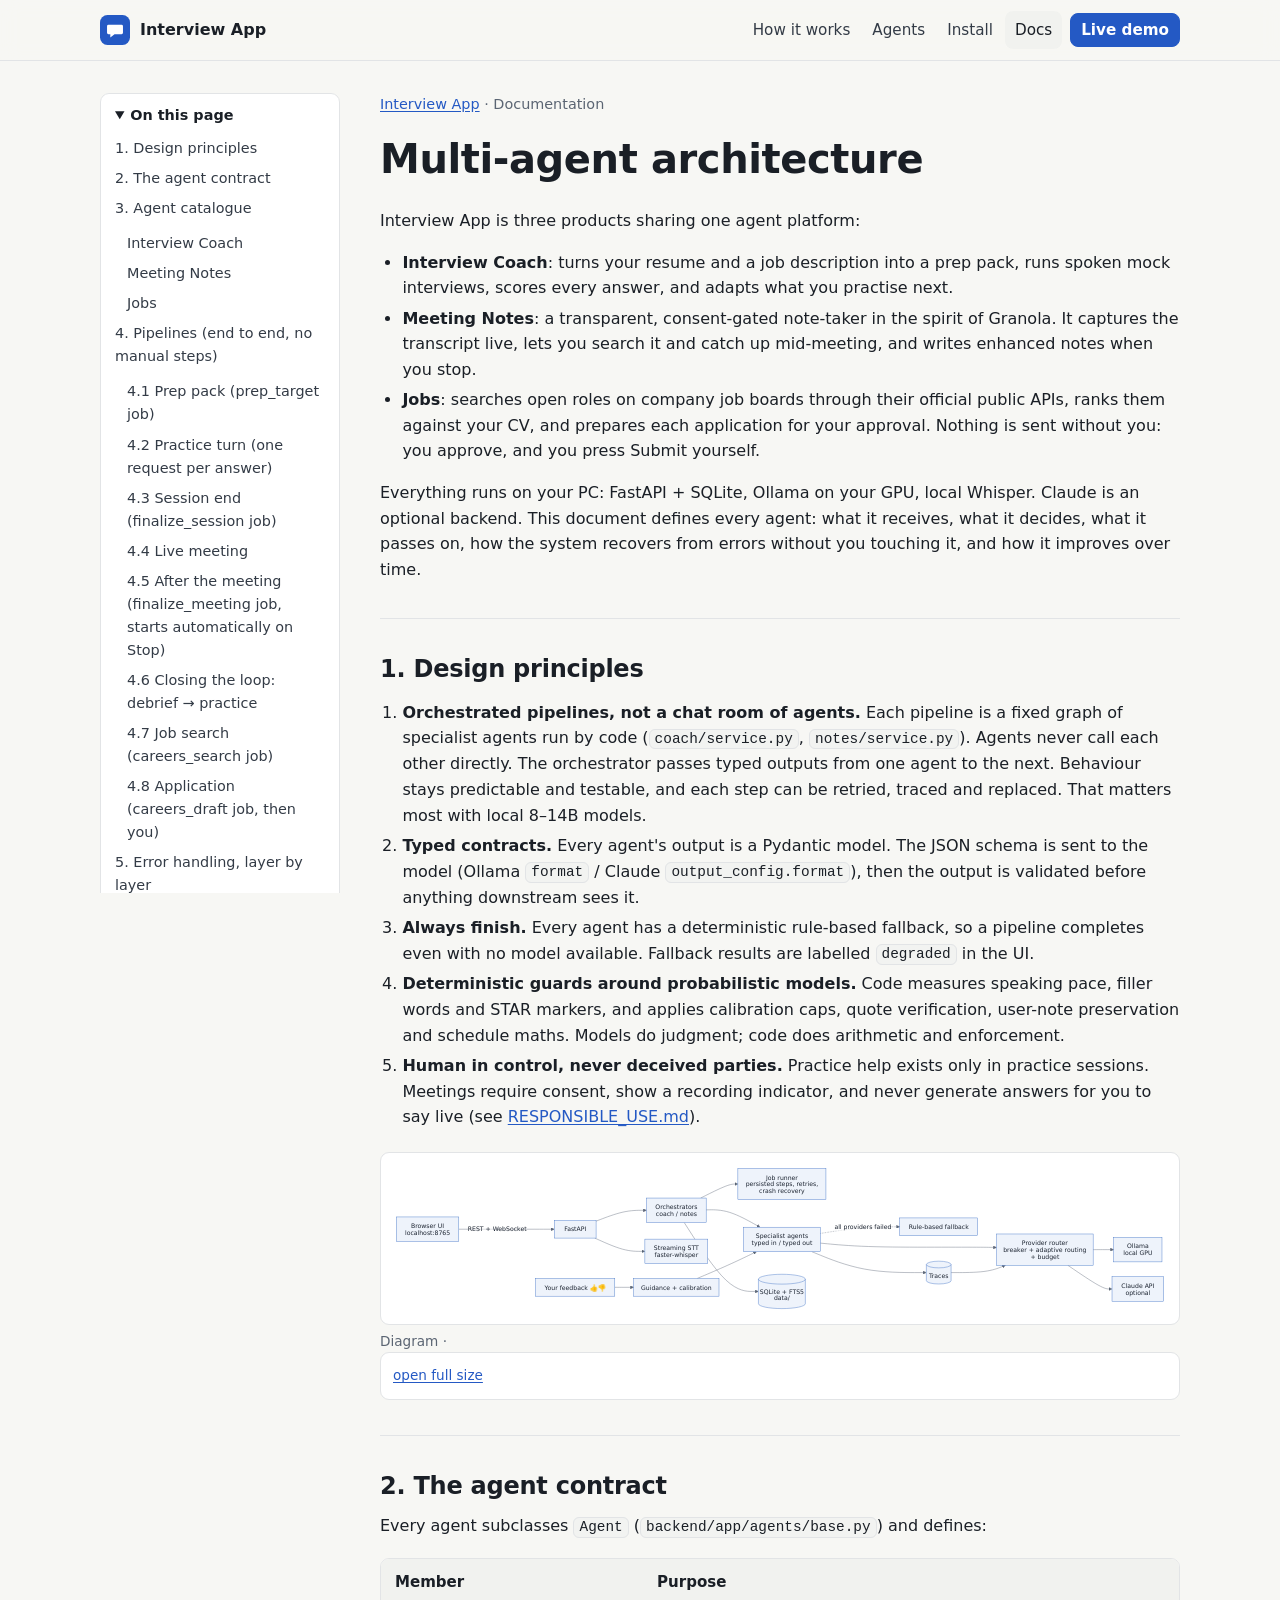
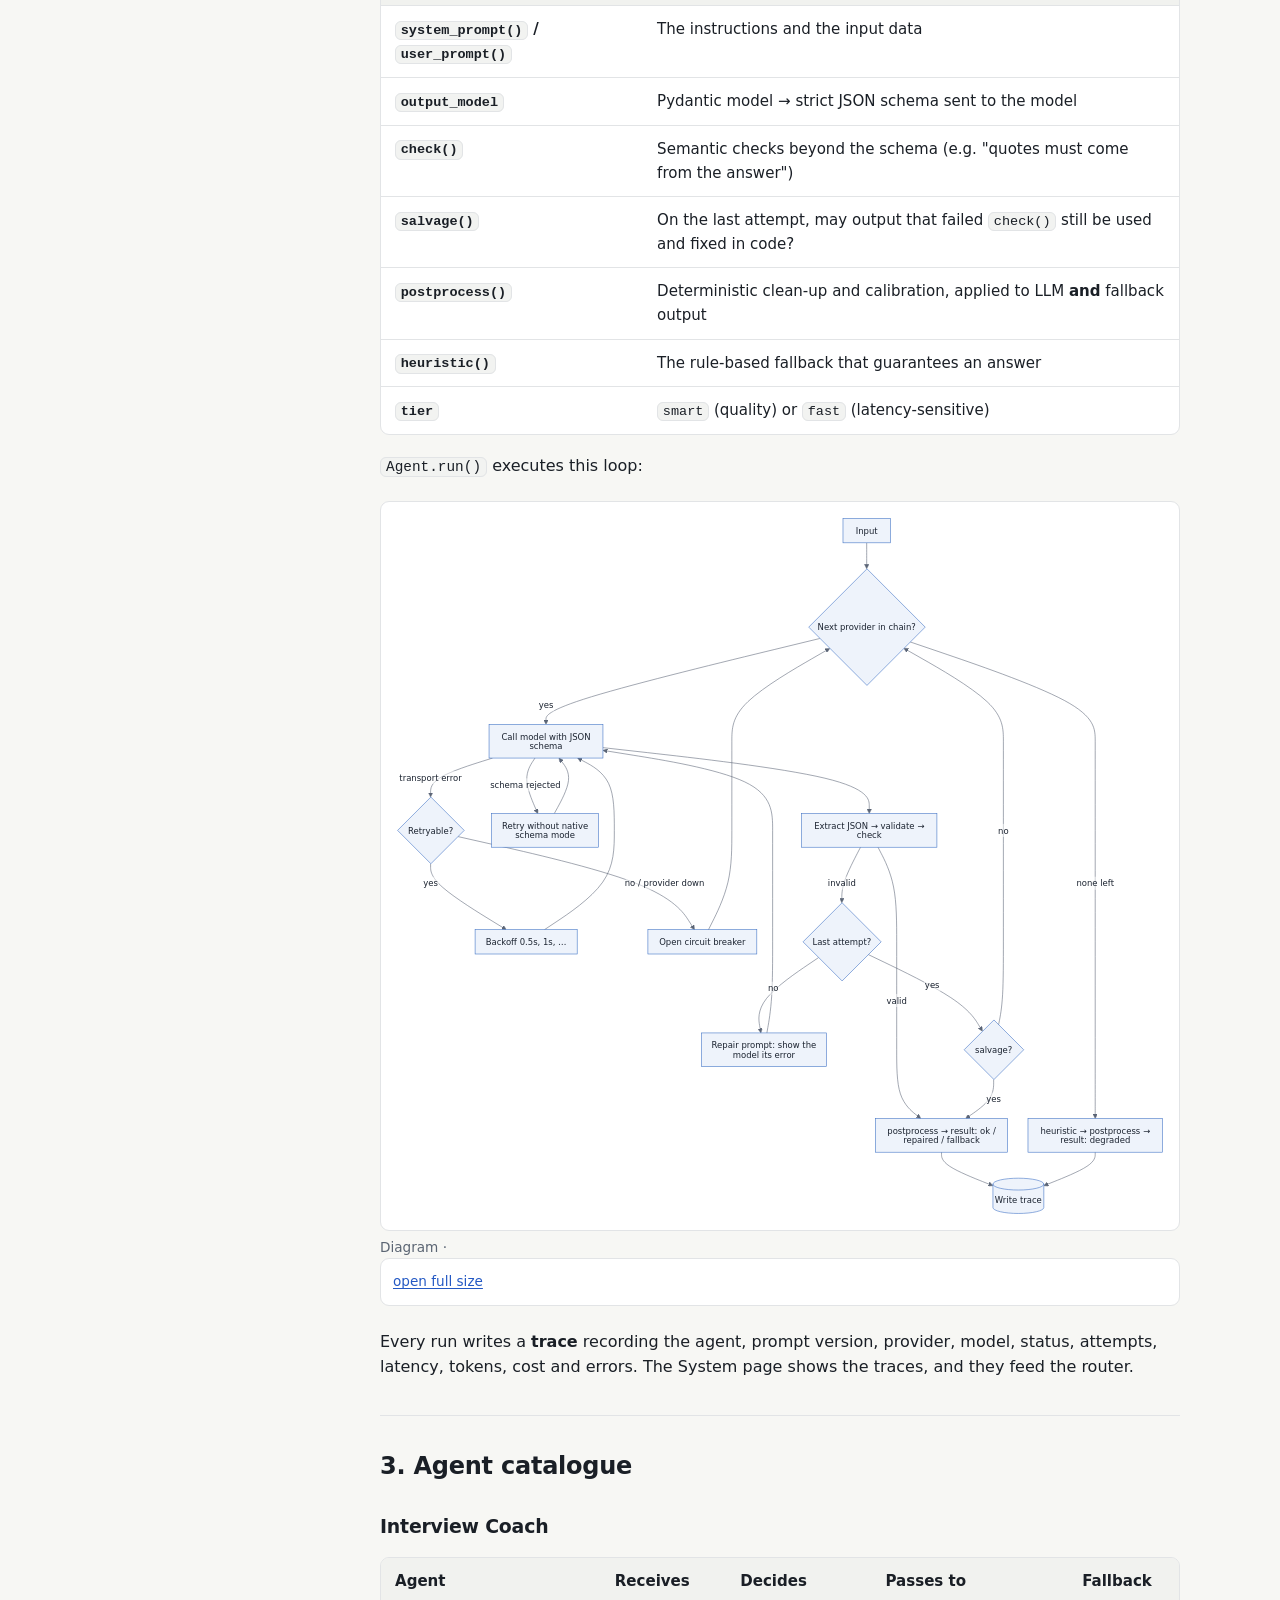
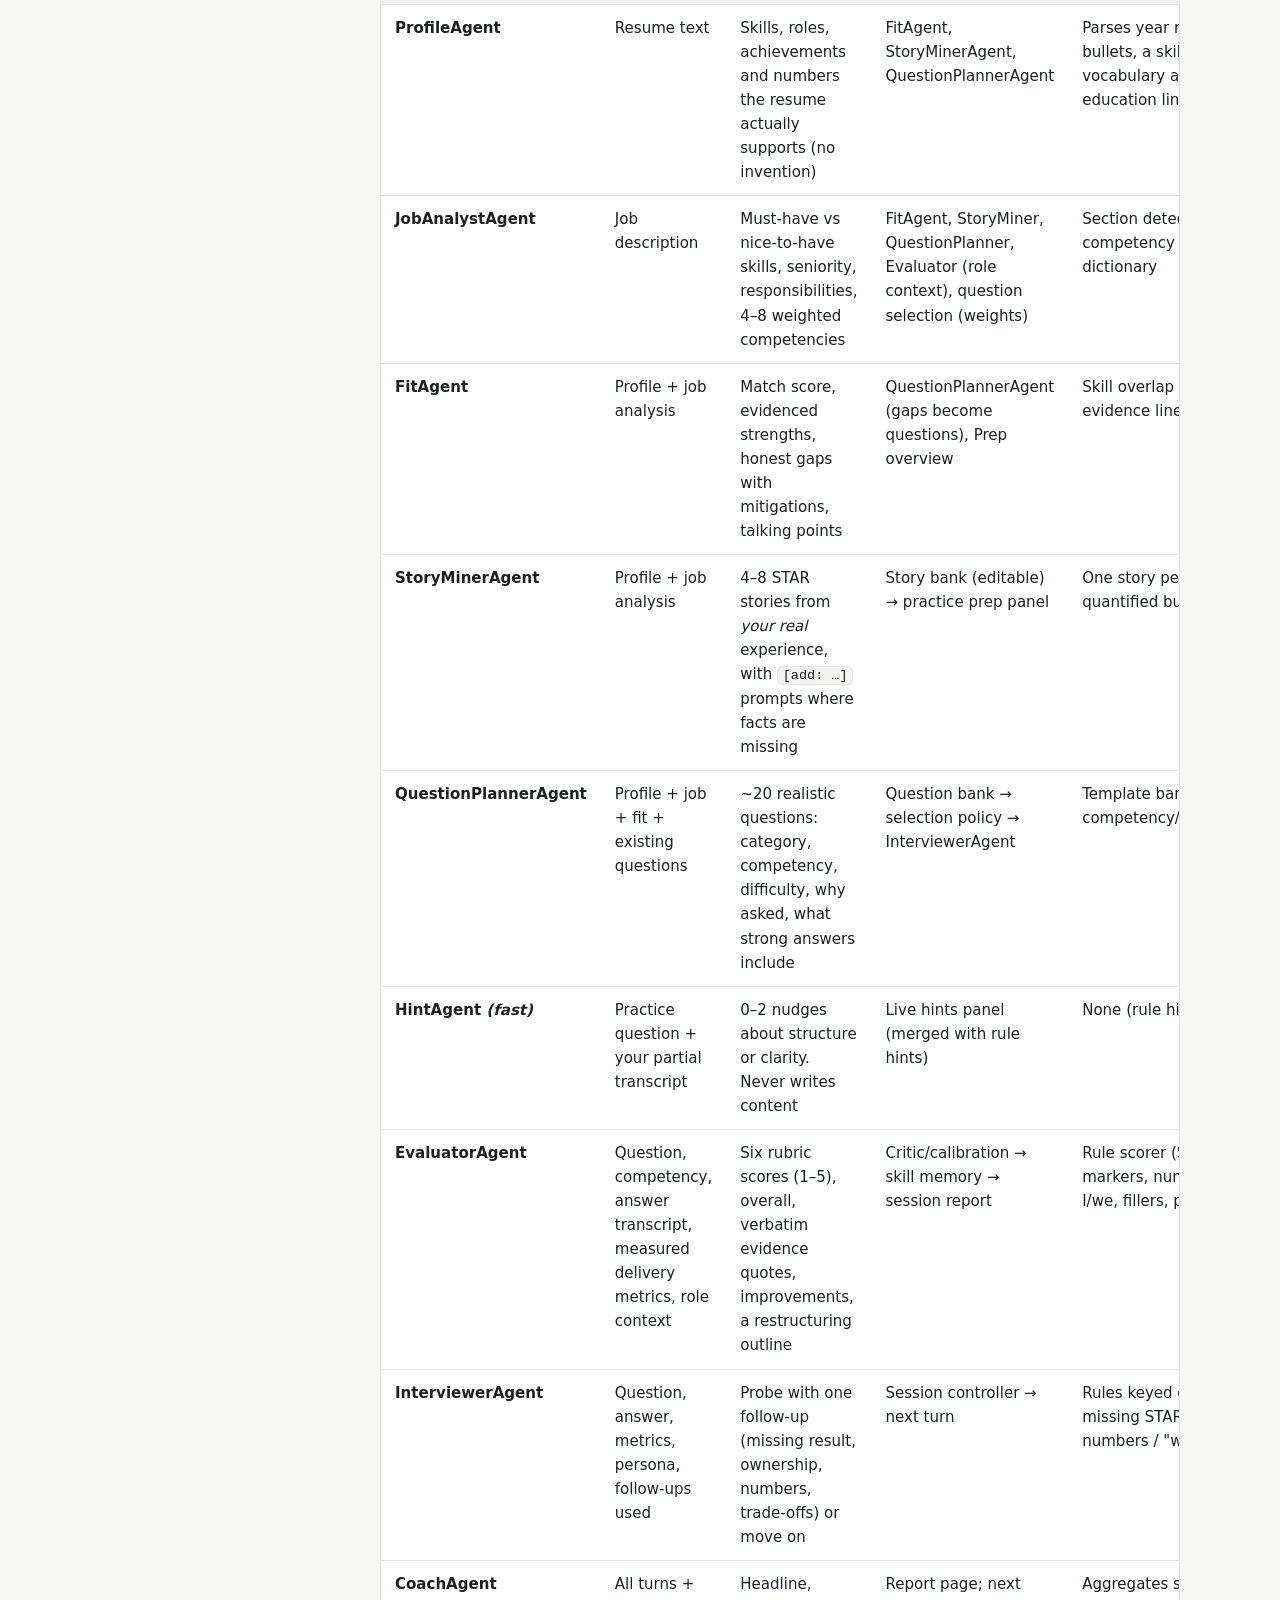
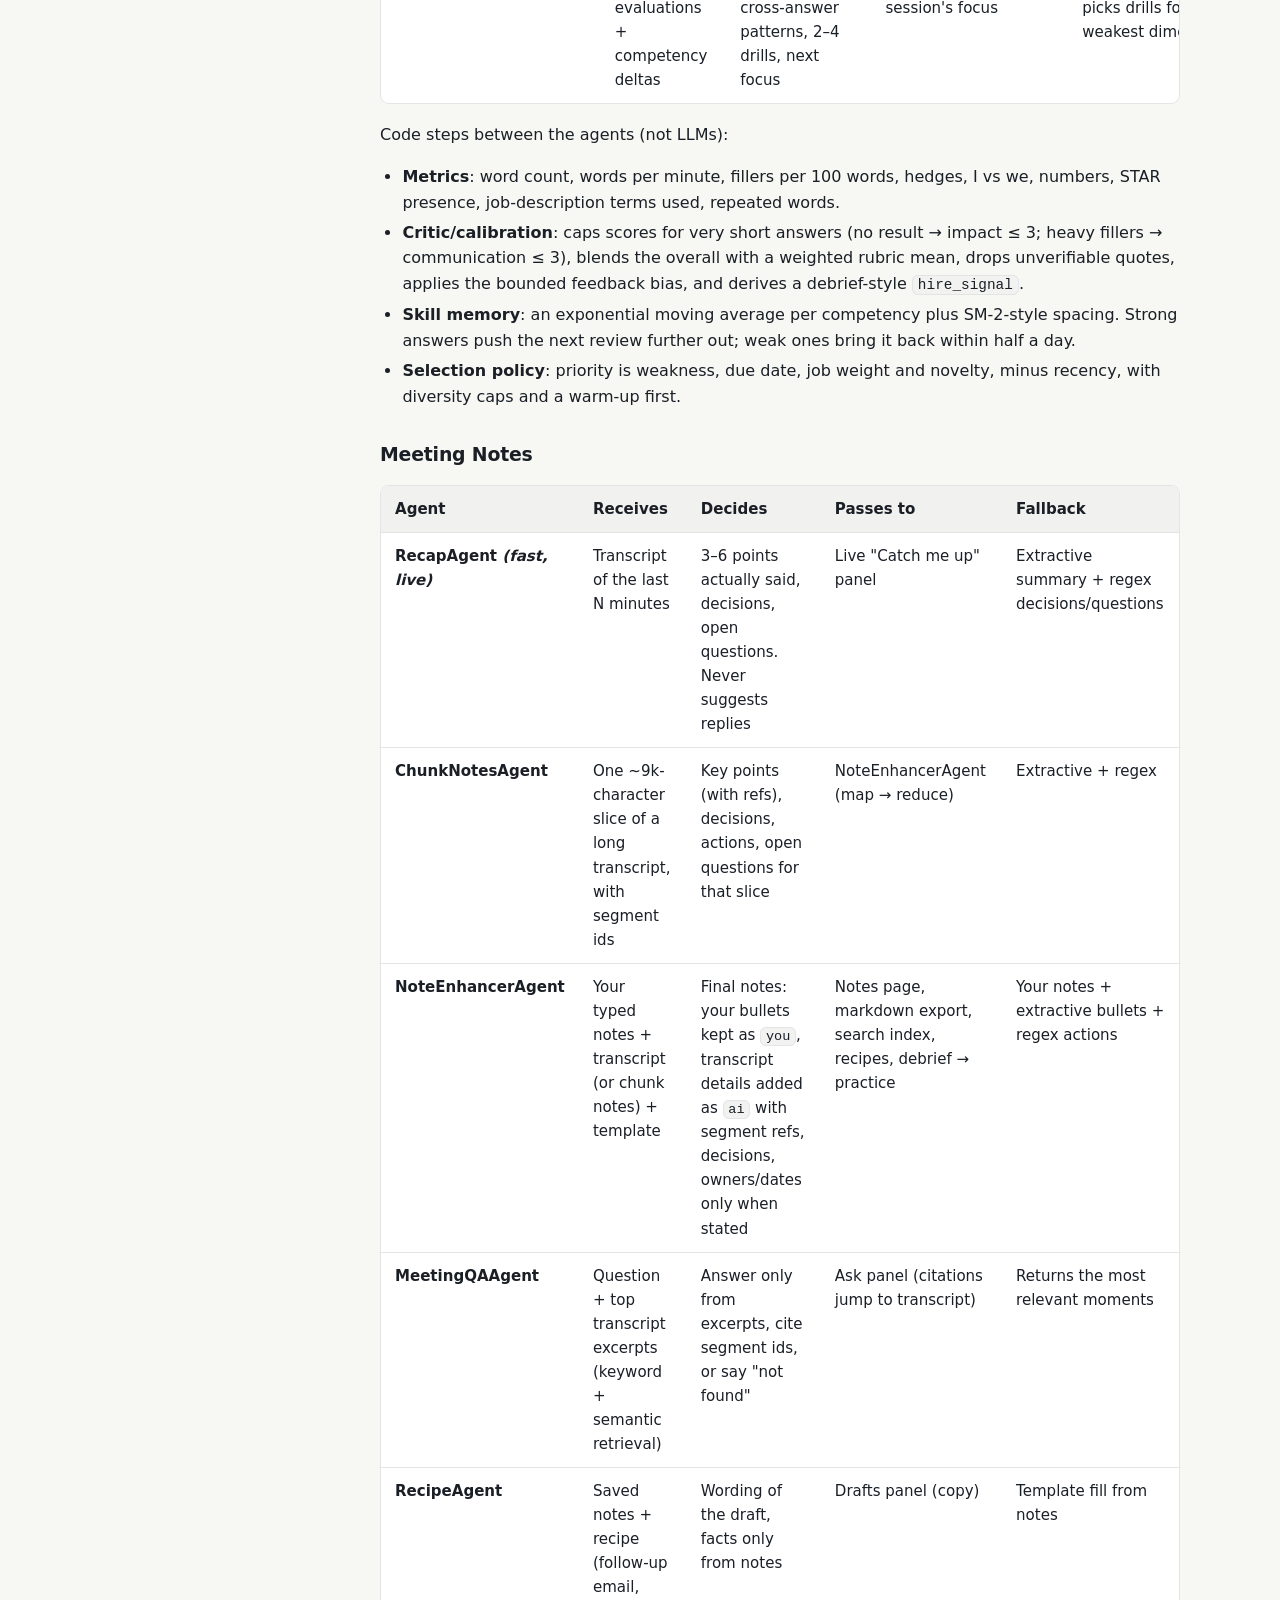
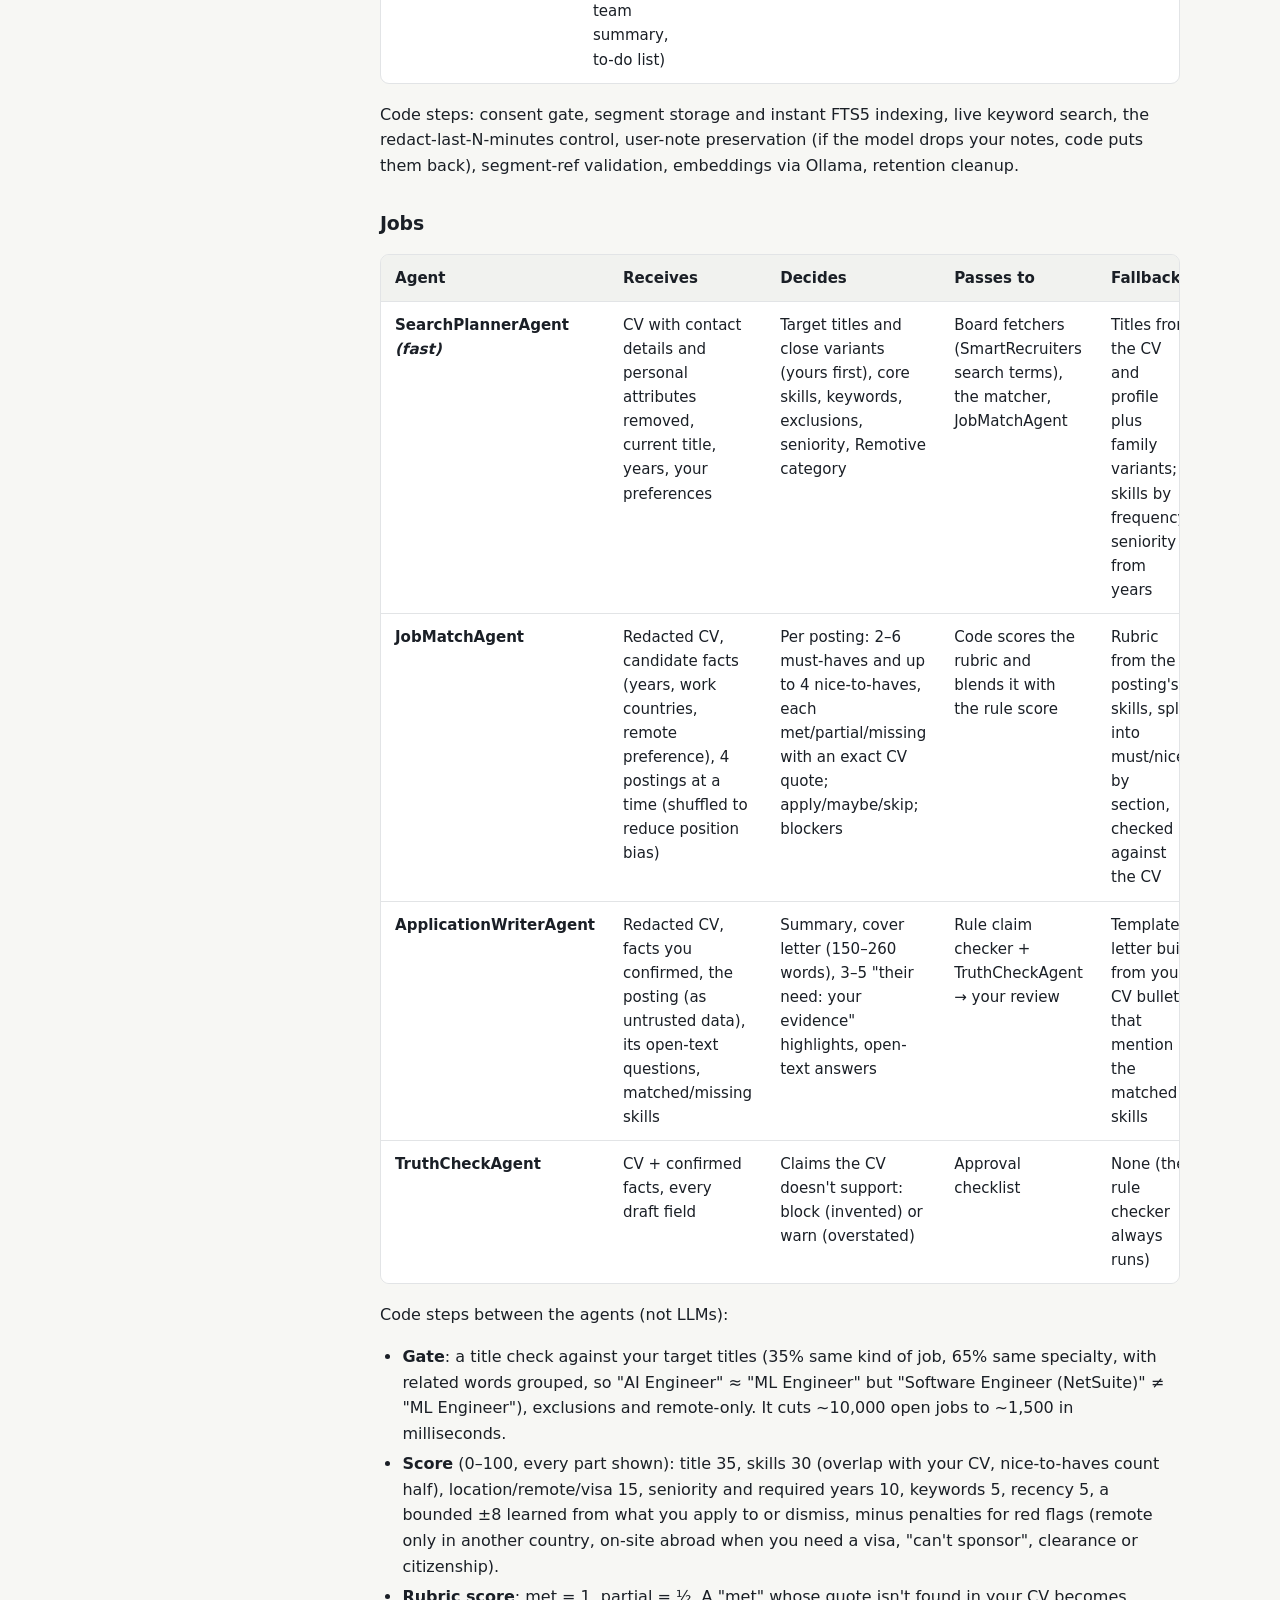
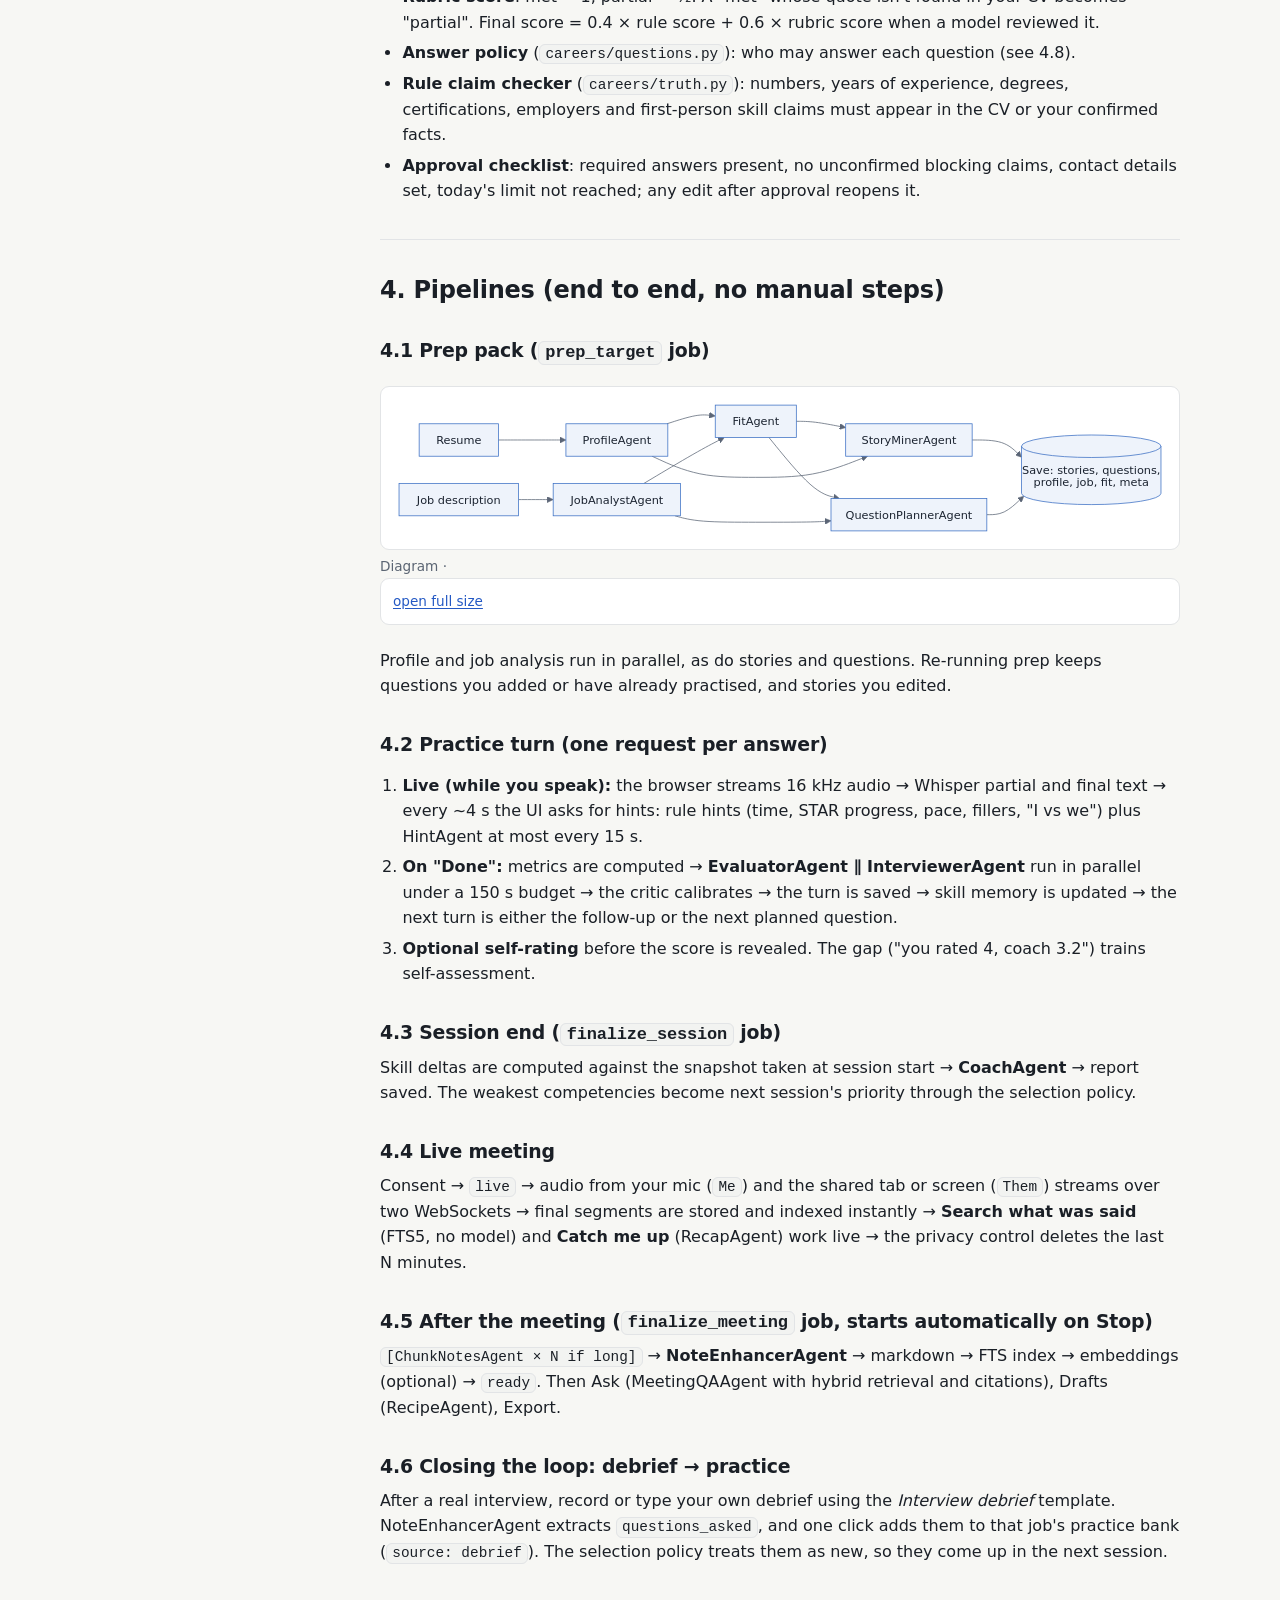
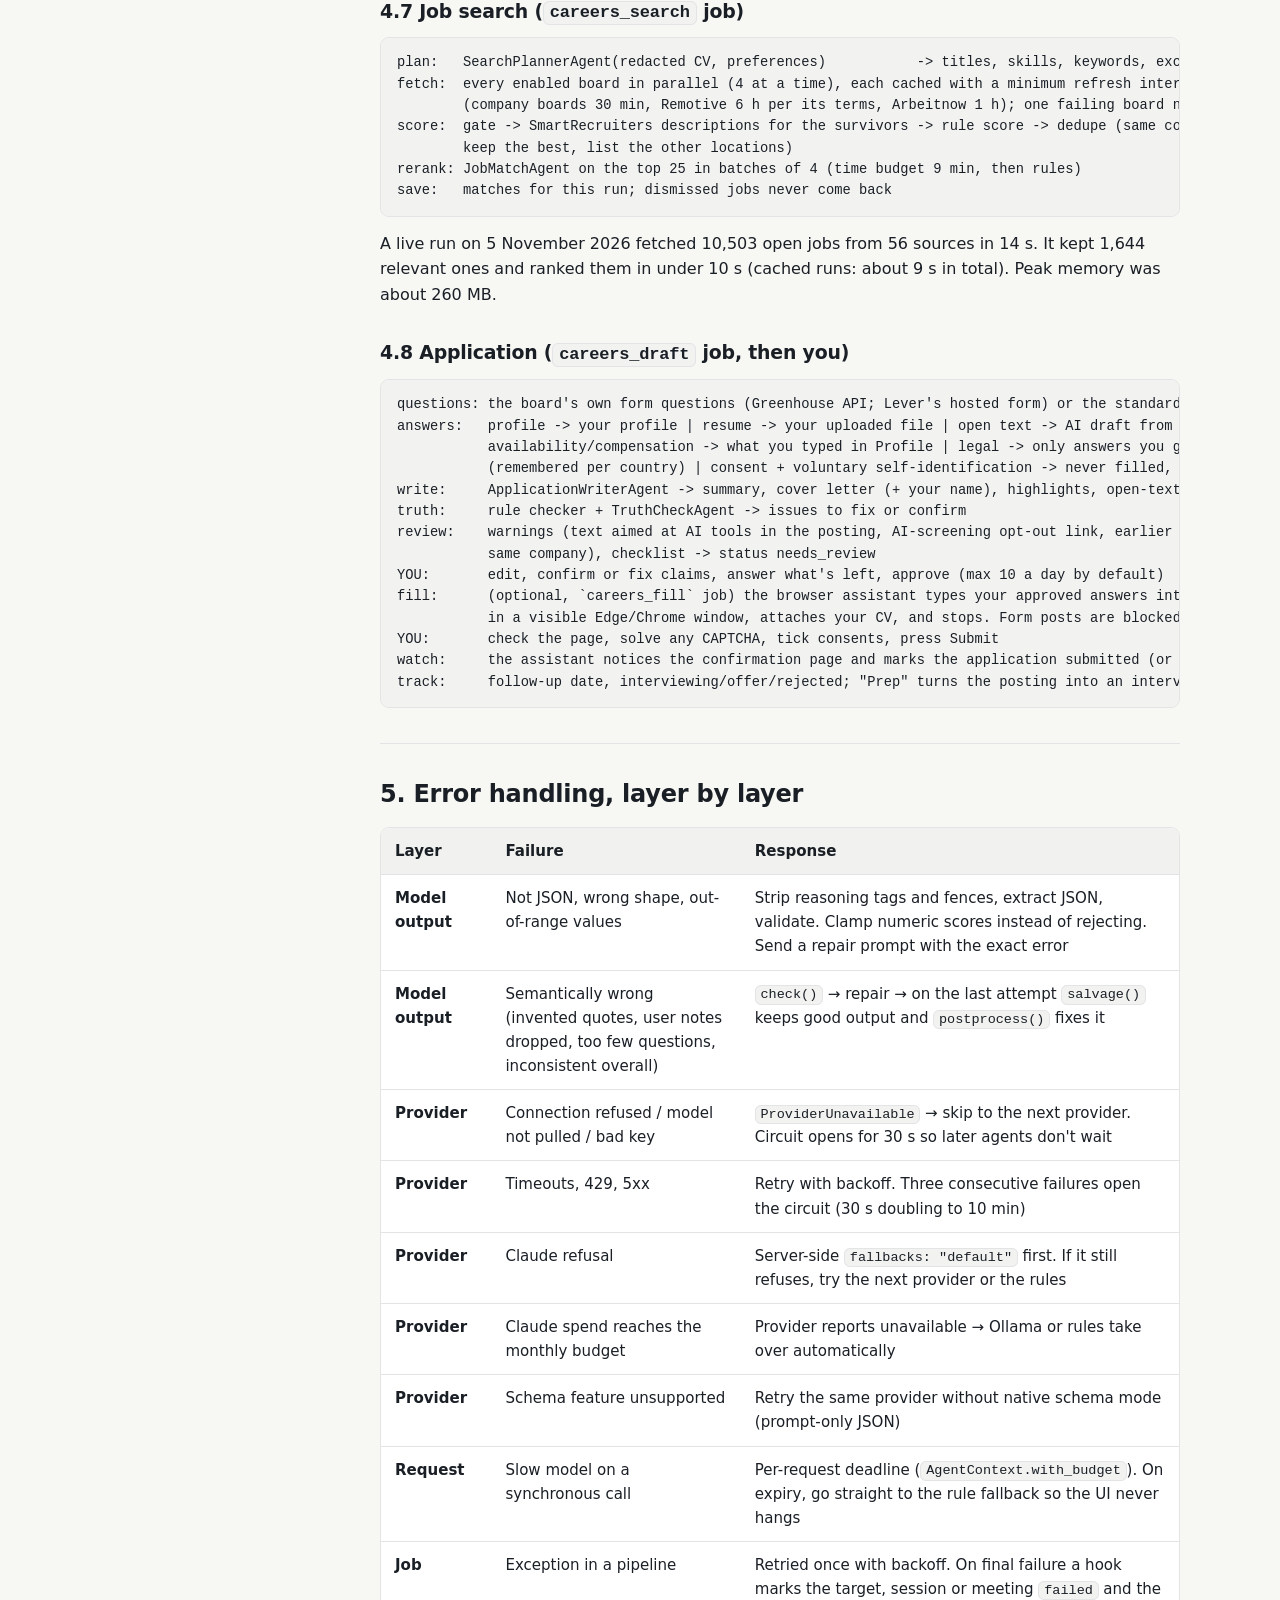
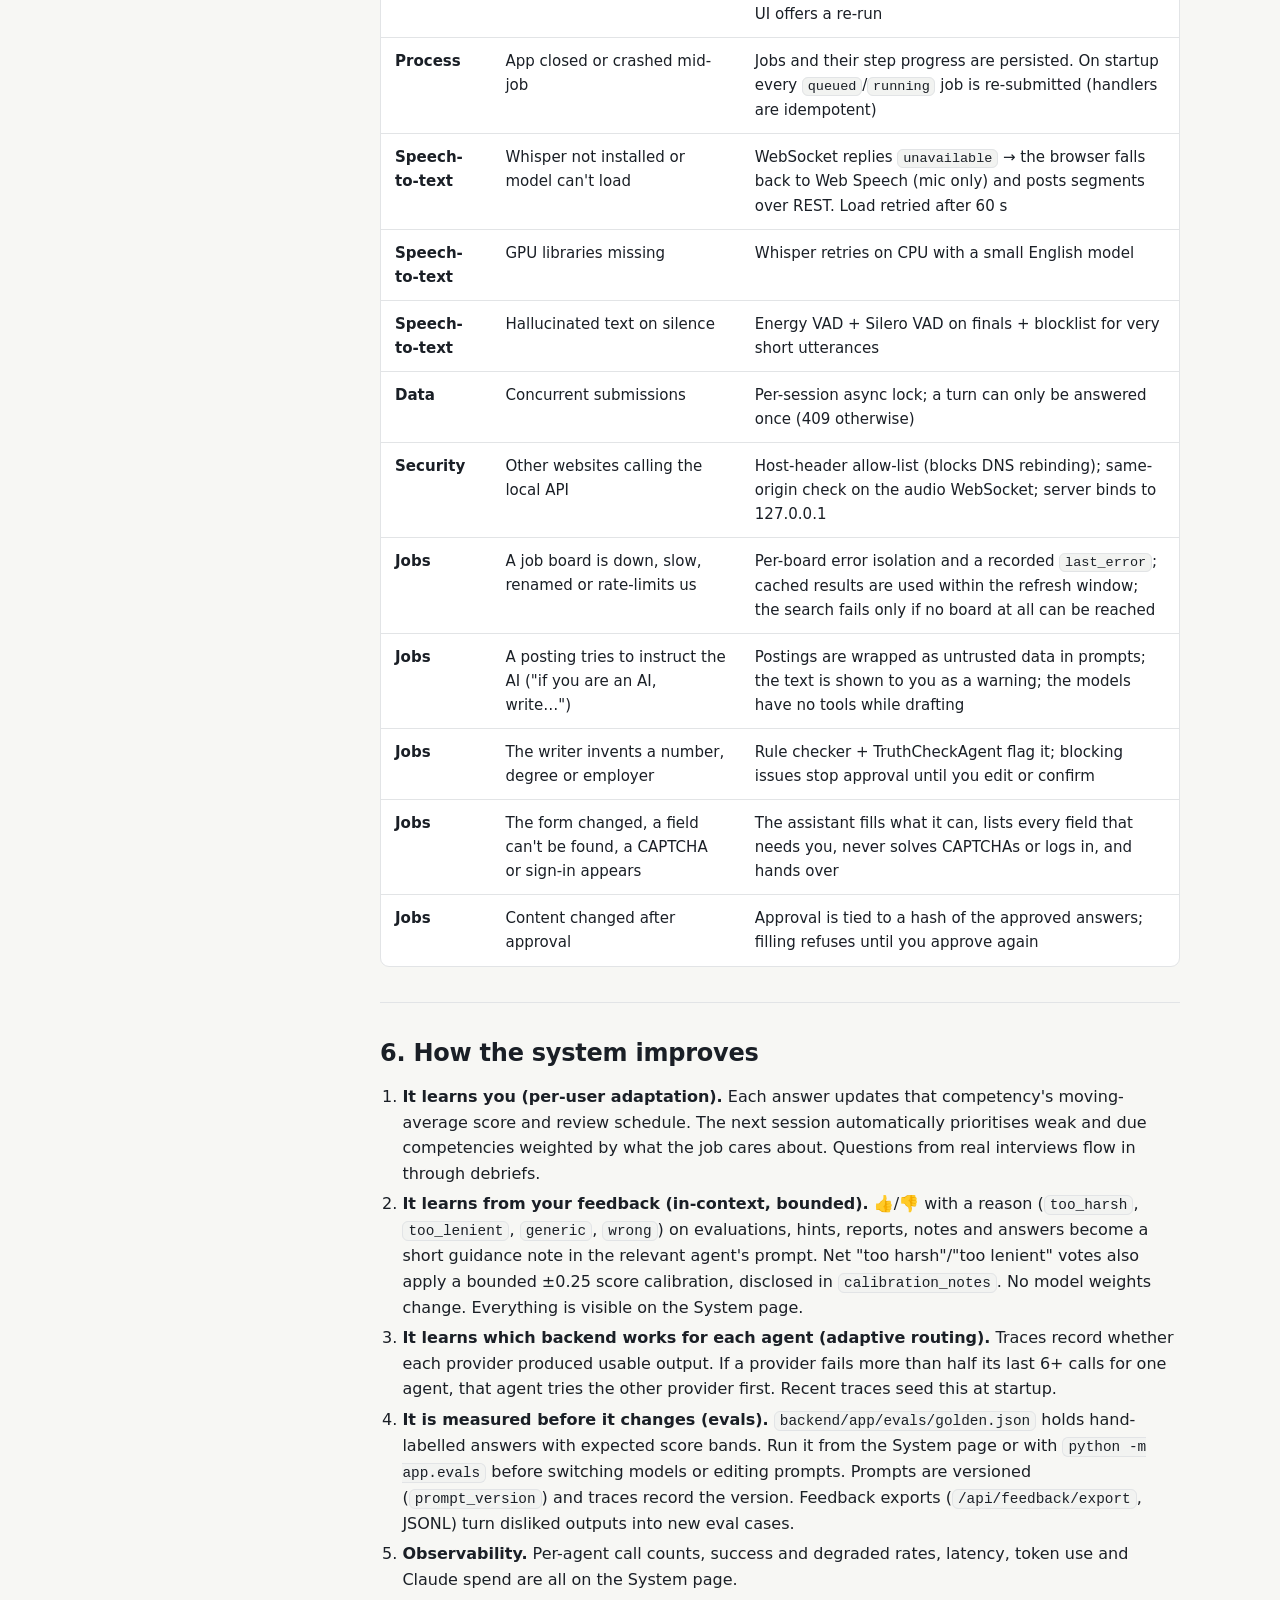
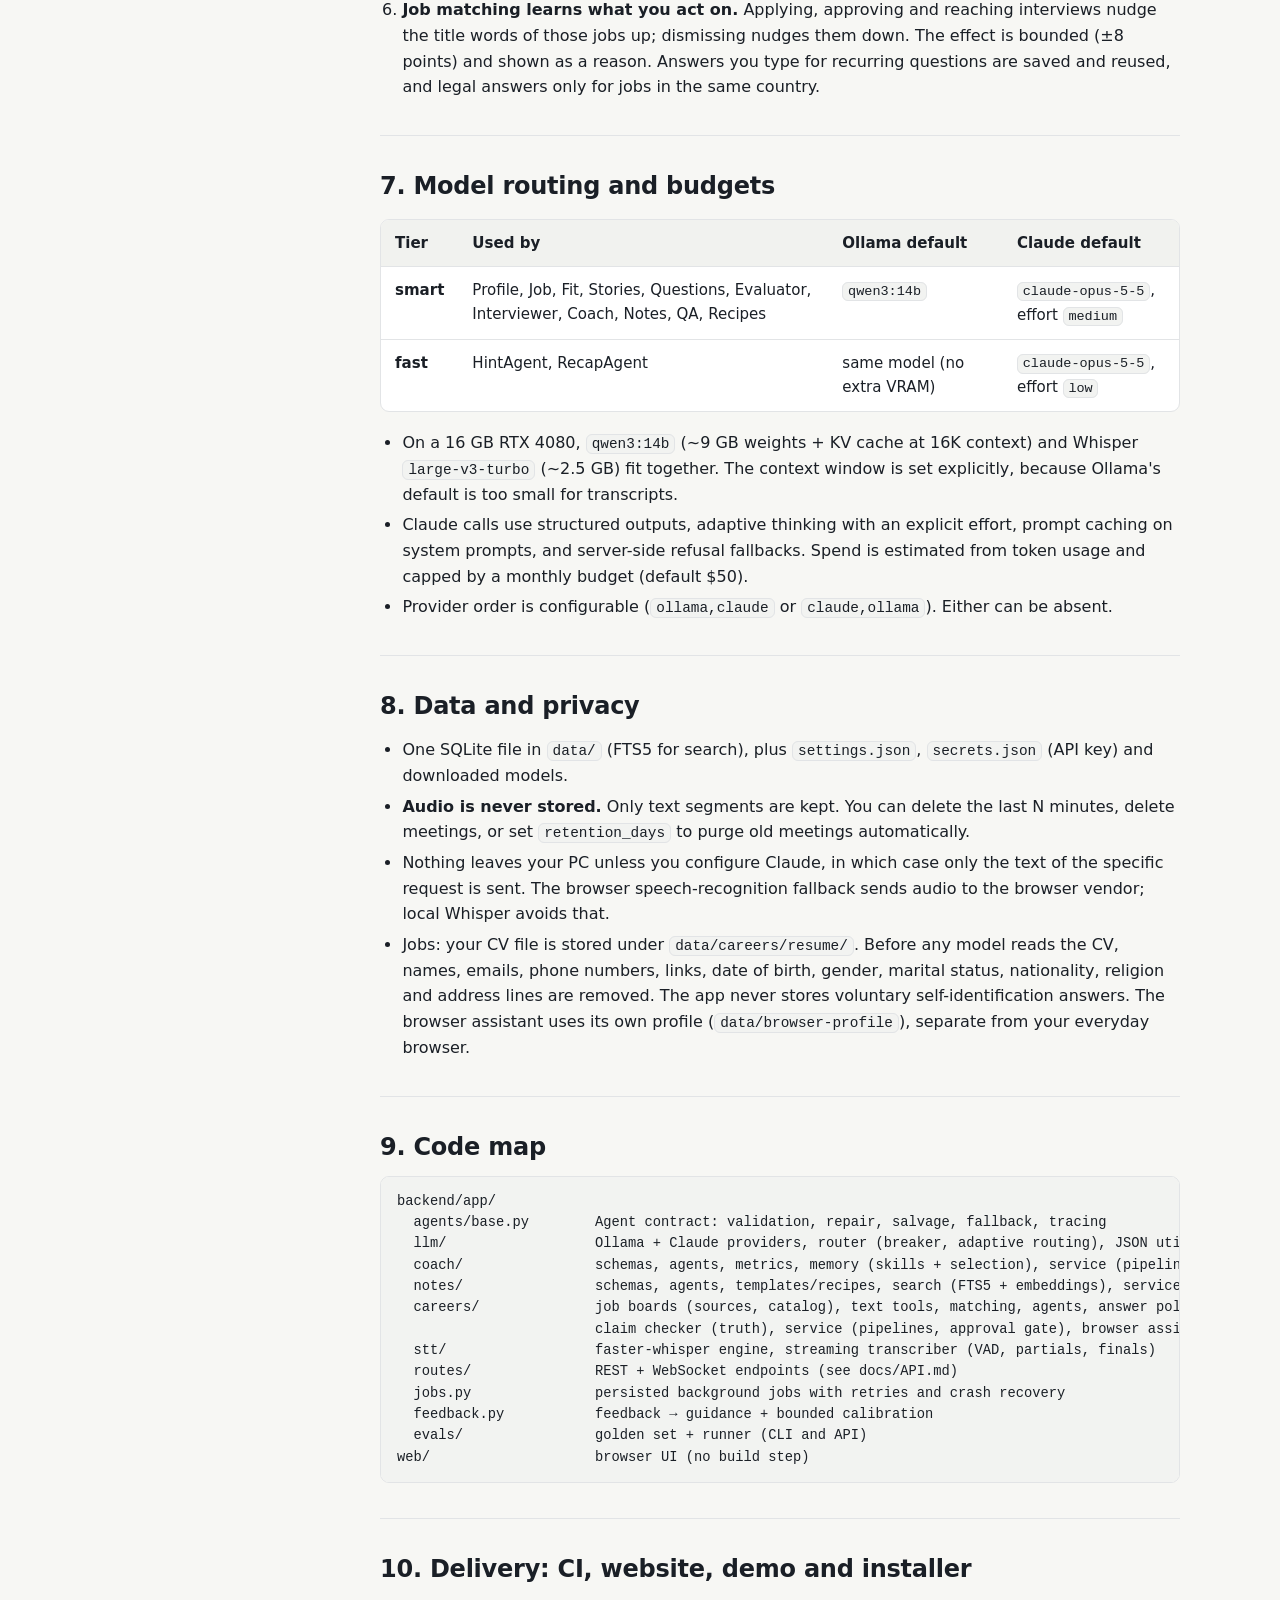
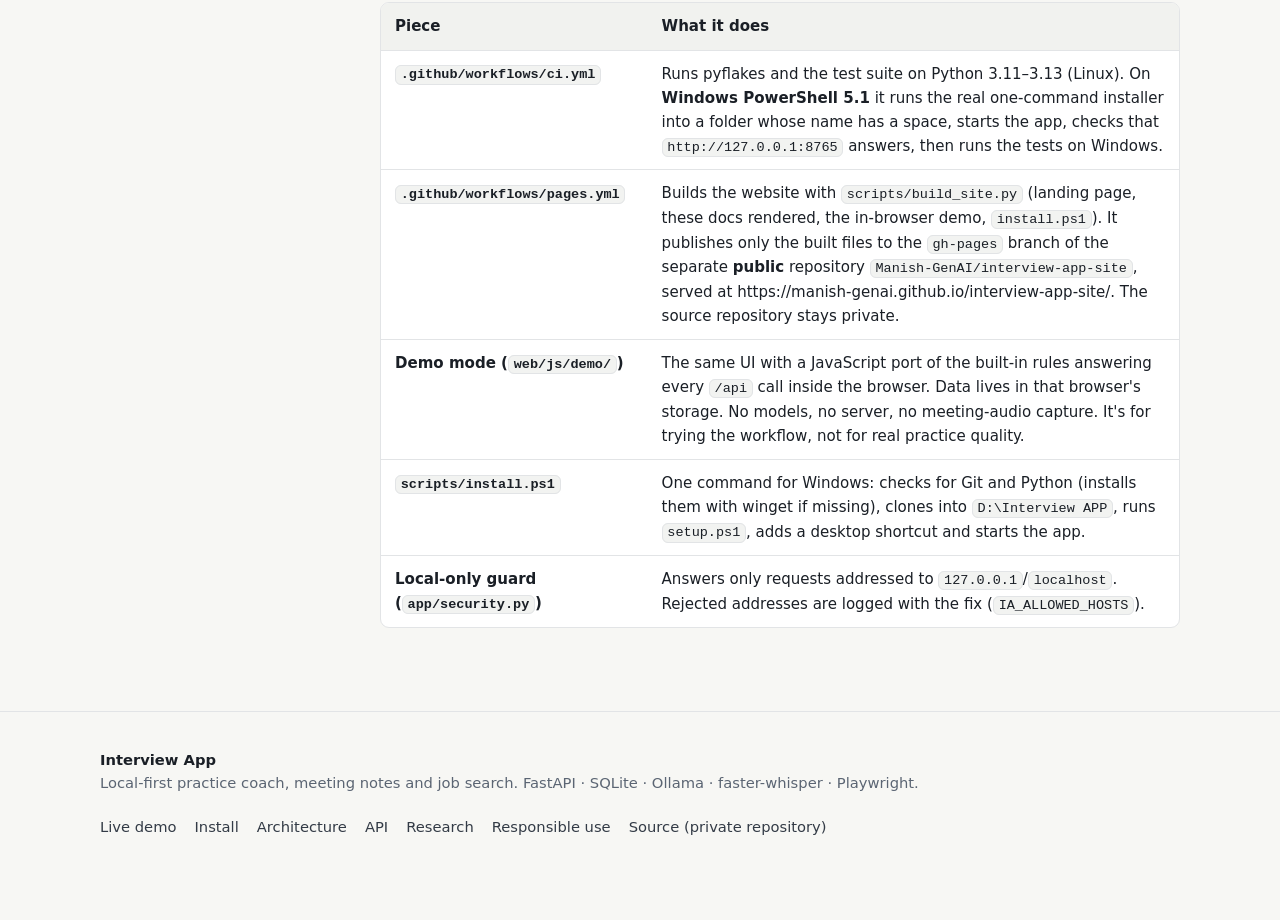
<file: docs/architecture.html>
<!doctype html>
<html lang="en">
<head>
  <meta charset="utf-8">
  <meta name="viewport" content="width=device-width, initial-scale=1">
  <title>Multi-agent architecture · Interview App</title>
  <meta name="description" content="Interview App is three products sharing one agent platform:">
  <meta name="color-scheme" content="light dark">
  <link rel="icon" href="../favicon.svg" type="image/svg+xml">
  <link rel="stylesheet" href="../css/site.css">
</head>
<body>
<a class="skip-link" href="#content">Skip to content</a>
<header class="site-header">
  <div class="wrap">
    <a class="brand" href="../index.html" aria-label="Interview App home"><svg class="brand-mark" viewBox="0 0 32 32" aria-hidden="true"><rect width="32" height="32" rx="8" fill="#2459c4"/><path d="M9 10.5h14a1.5 1.5 0 0 1 1.5 1.5v7a1.5 1.5 0 0 1-1.5 1.5h-7.5L11 24v-3.5H9A1.5 1.5 0 0 1 7.5 19v-7A1.5 1.5 0 0 1 9 10.5z" fill="#fff"/></svg>Interview App</a>
    <nav class="nav" aria-label="Main">
      <a href="../index.html#how" class="hide-sm">How it works</a>
      <a href="../index.html#agents" class="hide-sm">Agents</a>
      <a href="../index.html#install">Install</a>
      <a href="../docs/architecture.html" aria-current="page">Docs</a>
      <a class="btn btn-primary btn-sm" href="../app/">Live demo</a>
    </nav>
  </div>
</header>
<div class="wrap doc-layout">
  <aside class="doc-aside" aria-label="Page navigation">
    <details>
      <summary>On this page</summary>
      <div class="toc">
<ul>
<li><a href="#1-design-principles">1. Design principles</a></li>
<li><a href="#2-the-agent-contract">2. The agent contract</a></li>
<li><a href="#3-agent-catalogue">3. Agent catalogue</a><ul>
<li><a href="#interview-coach">Interview Coach</a></li>
<li><a href="#meeting-notes">Meeting Notes</a></li>
<li><a href="#jobs">Jobs</a></li>
</ul>
</li>
<li><a href="#4-pipelines-end-to-end-no-manual-steps">4. Pipelines (end to end, no manual steps)</a><ul>
<li><a href="#41-prep-pack-prep_target-job">4.1 Prep pack (prep_target job)</a></li>
<li><a href="#42-practice-turn-one-request-per-answer">4.2 Practice turn (one request per answer)</a></li>
<li><a href="#43-session-end-finalize_session-job">4.3 Session end (finalize_session job)</a></li>
<li><a href="#44-live-meeting">4.4 Live meeting</a></li>
<li><a href="#45-after-the-meeting-finalize_meeting-job-starts-automatically-on-stop">4.5 After the meeting (finalize_meeting job, starts automatically on Stop)</a></li>
<li><a href="#46-closing-the-loop-debrief-practice">4.6 Closing the loop: debrief → practice</a></li>
<li><a href="#47-job-search-careers_search-job">4.7 Job search (careers_search job)</a></li>
<li><a href="#48-application-careers_draft-job-then-you">4.8 Application (careers_draft job, then you)</a></li>
</ul>
</li>
<li><a href="#5-error-handling-layer-by-layer">5. Error handling, layer by layer</a></li>
<li><a href="#6-how-the-system-improves">6. How the system improves</a></li>
<li><a href="#7-model-routing-and-budgets">7. Model routing and budgets</a></li>
<li><a href="#8-data-and-privacy">8. Data and privacy</a></li>
<li><a href="#9-code-map">9. Code map</a></li>
<li><a href="#10-delivery-ci-website-demo-and-installer">10. Delivery: CI, website, demo and installer</a></li>
</ul>
</div>

    </details>
    <nav class="doc-pages" aria-label="Documentation">
      <p class="toc-title">Documentation</p>
      <ul><li><a href="architecture.html" aria-current="page">Architecture</a></li><li><a href="api.html">API</a></li><li><a href="research.html">Research</a></li><li><a href="responsible-use.html">Responsible use</a></li></ul>
    </nav>
  </aside>
  <main id="content" class="prose">
    <p class="doc-meta"><a href="../index.html">Interview App</a> · Documentation</p>
    <h1 id="multi-agent-architecture">Multi-agent architecture<a class="headerlink" href="#multi-agent-architecture" title="Link to this section">#</a></h1>
<p>Interview App is three products sharing one agent platform:</p>
<ul>
<li><strong>Interview Coach</strong>: turns your resume and a job description into a prep pack, runs spoken mock interviews,
  scores every answer, and adapts what you practise next.</li>
<li><strong>Meeting Notes</strong>: a transparent, consent-gated note-taker in the spirit of Granola. It captures the
  transcript live, lets you search it and catch up mid-meeting, and writes enhanced notes when you stop.</li>
<li><strong>Jobs</strong>: searches open roles on company job boards through their official public APIs, ranks them against your
  CV, and prepares each application for your approval. Nothing is sent without you: you approve, and you press
  Submit yourself.</li>
</ul>
<p>Everything runs on your PC: FastAPI + SQLite, Ollama on your GPU, local Whisper. Claude is an optional backend.
This document defines every agent: what it receives, what it decides, what it passes on, how the system recovers
from errors without you touching it, and how it improves over time.</p>
<hr />
<h2 id="1-design-principles">1. Design principles<a class="headerlink" href="#1-design-principles" title="Link to this section">#</a></h2>
<ol>
<li><strong>Orchestrated pipelines, not a chat room of agents.</strong> Each pipeline is a fixed graph of specialist agents run by
   code (<code>coach/service.py</code>, <code>notes/service.py</code>). Agents never call each other directly. The orchestrator passes
   typed outputs from one agent to the next. Behaviour stays predictable and testable, and each step can be
   retried, traced and replaced. That matters most with local 8–14B models.</li>
<li><strong>Typed contracts.</strong> Every agent's output is a Pydantic model. The JSON schema is sent to the model (Ollama
   <code>format</code> / Claude <code>output_config.format</code>), then the output is validated before anything downstream sees it.</li>
<li><strong>Always finish.</strong> Every agent has a deterministic rule-based fallback, so a pipeline completes even with no model
   available. Fallback results are labelled <code>degraded</code> in the UI.</li>
<li><strong>Deterministic guards around probabilistic models.</strong> Code measures speaking pace, filler words and STAR markers,
   and applies calibration caps, quote verification, user-note preservation and schedule maths. Models do judgment;
   code does arithmetic and enforcement.</li>
<li><strong>Human in control, never deceived parties.</strong> Practice help exists only in practice sessions. Meetings require
   consent, show a recording indicator, and never generate answers for you to say live
   (see <a href="responsible-use.html">RESPONSIBLE_USE.md</a>).</li>
</ol>
<figure class="diagram"><a href="../diagrams/fe616175ca.svg" title="Open the diagram at full size"><img src="../diagrams/fe616175ca.svg" width="1887" height="357" alt="Diagram: 1. Design principles" loading="lazy"></a><figcaption>Diagram · <a href="../diagrams/fe616175ca.svg">open full size</a></figcaption></figure>
<hr />
<h2 id="2-the-agent-contract">2. The agent contract<a class="headerlink" href="#2-the-agent-contract" title="Link to this section">#</a></h2>
<p>Every agent subclasses <code>Agent</code> (<code>backend/app/agents/base.py</code>) and defines:</p>
<table class="doc-table">
<thead>
<tr>
<th>Member</th>
<th>Purpose</th>
</tr>
</thead>
<tbody>
<tr>
<td><code>system_prompt()</code> / <code>user_prompt()</code></td>
<td>The instructions and the input data</td>
</tr>
<tr>
<td><code>output_model</code></td>
<td>Pydantic model → strict JSON schema sent to the model</td>
</tr>
<tr>
<td><code>check()</code></td>
<td>Semantic checks beyond the schema (e.g. "quotes must come from the answer")</td>
</tr>
<tr>
<td><code>salvage()</code></td>
<td>On the last attempt, may output that failed <code>check()</code> still be used and fixed in code?</td>
</tr>
<tr>
<td><code>postprocess()</code></td>
<td>Deterministic clean-up and calibration, applied to LLM <strong>and</strong> fallback output</td>
</tr>
<tr>
<td><code>heuristic()</code></td>
<td>The rule-based fallback that guarantees an answer</td>
</tr>
<tr>
<td><code>tier</code></td>
<td><code>smart</code> (quality) or <code>fast</code> (latency-sensitive)</td>
</tr>
</tbody>
</table>
<p><code>Agent.run()</code> executes this loop:</p>
<figure class="diagram"><a href="../diagrams/312a5aa1b6.svg" title="Open the diagram at full size"><img src="../diagrams/312a5aa1b6.svg" width="1371" height="1246" alt="Diagram: 2. The agent contract" loading="lazy"></a><figcaption>Diagram · <a href="../diagrams/312a5aa1b6.svg">open full size</a></figcaption></figure>
<p>Every run writes a <strong>trace</strong> recording the agent, prompt version, provider, model, status, attempts, latency,
tokens, cost and errors. The System page shows the traces, and they feed the router.</p>
<hr />
<h2 id="3-agent-catalogue">3. Agent catalogue<a class="headerlink" href="#3-agent-catalogue" title="Link to this section">#</a></h2>
<h3 id="interview-coach">Interview Coach<a class="headerlink" href="#interview-coach" title="Link to this section">#</a></h3>
<table class="doc-table">
<thead>
<tr>
<th>Agent</th>
<th>Receives</th>
<th>Decides</th>
<th>Passes to</th>
<th>Fallback</th>
</tr>
</thead>
<tbody>
<tr>
<td><strong>ProfileAgent</strong></td>
<td>Resume text</td>
<td>Skills, roles, achievements and numbers the resume actually supports (no invention)</td>
<td>FitAgent, StoryMinerAgent, QuestionPlannerAgent</td>
<td>Parses year ranges, bullets, a skills vocabulary and education lines</td>
</tr>
<tr>
<td><strong>JobAnalystAgent</strong></td>
<td>Job description</td>
<td>Must-have vs nice-to-have skills, seniority, responsibilities, 4–8 weighted competencies</td>
<td>FitAgent, StoryMiner, QuestionPlanner, Evaluator (role context), question selection (weights)</td>
<td>Section detection + competency cue dictionary</td>
</tr>
<tr>
<td><strong>FitAgent</strong></td>
<td>Profile + job analysis</td>
<td>Match score, evidenced strengths, honest gaps with mitigations, talking points</td>
<td>QuestionPlannerAgent (gaps become questions), Prep overview</td>
<td>Skill overlap with evidence lines</td>
</tr>
<tr>
<td><strong>StoryMinerAgent</strong></td>
<td>Profile + job analysis</td>
<td>4–8 STAR stories from <em>your real</em> experience, with <code>[add: …]</code> prompts where facts are missing</td>
<td>Story bank (editable) → practice prep panel</td>
<td>One story per quantified bullet</td>
</tr>
<tr>
<td><strong>QuestionPlannerAgent</strong></td>
<td>Profile + job + fit + existing questions</td>
<td>~20 realistic questions: category, competency, difficulty, why asked, what strong answers include</td>
<td>Question bank → selection policy → InterviewerAgent</td>
<td>Template bank per competency/category</td>
</tr>
<tr>
<td><strong>HintAgent</strong> <em>(fast)</em></td>
<td>Practice question + your partial transcript</td>
<td>0–2 nudges about structure or clarity. Never writes content</td>
<td>Live hints panel (merged with rule hints)</td>
<td>None (rule hints only)</td>
</tr>
<tr>
<td><strong>EvaluatorAgent</strong></td>
<td>Question, competency, answer transcript, measured delivery metrics, role context</td>
<td>Six rubric scores (1–5), overall, verbatim evidence quotes, improvements, a restructuring outline</td>
<td>Critic/calibration → skill memory → session report</td>
<td>Rule scorer (STAR markers, numbers, I/we, fillers, pace)</td>
</tr>
<tr>
<td><strong>InterviewerAgent</strong></td>
<td>Question, answer, metrics, persona, follow-ups used</td>
<td>Probe with one follow-up (missing result, ownership, numbers, trade-offs) or move on</td>
<td>Session controller → next turn</td>
<td>Rules keyed on missing STAR parts / numbers / "we"</td>
</tr>
<tr>
<td><strong>CoachAgent</strong></td>
<td>All turns + evaluations + competency deltas</td>
<td>Headline, cross-answer patterns, 2–4 drills, next focus</td>
<td>Report page; next session's focus</td>
<td>Aggregates scores, picks drills for the weakest dimensions</td>
</tr>
</tbody>
</table>
<p>Code steps between the agents (not LLMs):</p>
<ul>
<li><strong>Metrics</strong>: word count, words per minute, fillers per 100 words, hedges, I vs we, numbers, STAR presence,
  job-description terms used, repeated words.</li>
<li><strong>Critic/calibration</strong>: caps scores for very short answers (no result → impact ≤ 3; heavy fillers → communication
  ≤ 3), blends the overall with a weighted rubric mean, drops unverifiable quotes, applies the bounded feedback
  bias, and derives a debrief-style <code>hire_signal</code>.</li>
<li><strong>Skill memory</strong>: an exponential moving average per competency plus SM-2-style spacing. Strong answers push the
  next review further out; weak ones bring it back within half a day.</li>
<li><strong>Selection policy</strong>: priority is weakness, due date, job weight and novelty, minus recency, with diversity caps
  and a warm-up first.</li>
</ul>
<h3 id="meeting-notes">Meeting Notes<a class="headerlink" href="#meeting-notes" title="Link to this section">#</a></h3>
<table class="doc-table">
<thead>
<tr>
<th>Agent</th>
<th>Receives</th>
<th>Decides</th>
<th>Passes to</th>
<th>Fallback</th>
</tr>
</thead>
<tbody>
<tr>
<td><strong>RecapAgent</strong> <em>(fast, live)</em></td>
<td>Transcript of the last N minutes</td>
<td>3–6 points actually said, decisions, open questions. Never suggests replies</td>
<td>Live "Catch me up" panel</td>
<td>Extractive summary + regex decisions/questions</td>
</tr>
<tr>
<td><strong>ChunkNotesAgent</strong></td>
<td>One ~9k-character slice of a long transcript, with segment ids</td>
<td>Key points (with refs), decisions, actions, open questions for that slice</td>
<td>NoteEnhancerAgent (map → reduce)</td>
<td>Extractive + regex</td>
</tr>
<tr>
<td><strong>NoteEnhancerAgent</strong></td>
<td>Your typed notes + transcript (or chunk notes) + template</td>
<td>Final notes: your bullets kept as <code>you</code>, transcript details added as <code>ai</code> with segment refs, decisions, owners/dates only when stated</td>
<td>Notes page, markdown export, search index, recipes, debrief → practice</td>
<td>Your notes + extractive bullets + regex actions</td>
</tr>
<tr>
<td><strong>MeetingQAAgent</strong></td>
<td>Question + top transcript excerpts (keyword + semantic retrieval)</td>
<td>Answer only from excerpts, cite segment ids, or say "not found"</td>
<td>Ask panel (citations jump to transcript)</td>
<td>Returns the most relevant moments</td>
</tr>
<tr>
<td><strong>RecipeAgent</strong></td>
<td>Saved notes + recipe (follow-up email, team summary, to-do list)</td>
<td>Wording of the draft, facts only from notes</td>
<td>Drafts panel (copy)</td>
<td>Template fill from notes</td>
</tr>
</tbody>
</table>
<p>Code steps: consent gate, segment storage and instant FTS5 indexing, live keyword search, the redact-last-N-minutes
control, user-note preservation (if the model drops your notes, code puts them back), segment-ref validation,
embeddings via Ollama, retention cleanup.</p>
<h3 id="jobs">Jobs<a class="headerlink" href="#jobs" title="Link to this section">#</a></h3>
<table class="doc-table">
<thead>
<tr>
<th>Agent</th>
<th>Receives</th>
<th>Decides</th>
<th>Passes to</th>
<th>Fallback</th>
</tr>
</thead>
<tbody>
<tr>
<td><strong>SearchPlannerAgent</strong> <em>(fast)</em></td>
<td>CV with contact details and personal attributes removed, current title, years, your preferences</td>
<td>Target titles and close variants (yours first), core skills, keywords, exclusions, seniority, Remotive category</td>
<td>Board fetchers (SmartRecruiters search terms), the matcher, JobMatchAgent</td>
<td>Titles from the CV and profile plus family variants; skills by frequency; seniority from years</td>
</tr>
<tr>
<td><strong>JobMatchAgent</strong></td>
<td>Redacted CV, candidate facts (years, work countries, remote preference), 4 postings at a time (shuffled to reduce position bias)</td>
<td>Per posting: 2–6 must-haves and up to 4 nice-to-haves, each met/partial/missing with an exact CV quote; apply/maybe/skip; blockers</td>
<td>Code scores the rubric and blends it with the rule score</td>
<td>Rubric from the posting's skills, split into must/nice by section, checked against the CV</td>
</tr>
<tr>
<td><strong>ApplicationWriterAgent</strong></td>
<td>Redacted CV, facts you confirmed, the posting (as untrusted data), its open-text questions, matched/missing skills</td>
<td>Summary, cover letter (150–260 words), 3–5 "their need: your evidence" highlights, open-text answers</td>
<td>Rule claim checker + TruthCheckAgent → your review</td>
<td>Template letter built from your CV bullets that mention the matched skills</td>
</tr>
<tr>
<td><strong>TruthCheckAgent</strong></td>
<td>CV + confirmed facts, every draft field</td>
<td>Claims the CV doesn't support: block (invented) or warn (overstated)</td>
<td>Approval checklist</td>
<td>None (the rule checker always runs)</td>
</tr>
</tbody>
</table>
<p>Code steps between the agents (not LLMs):</p>
<ul>
<li><strong>Gate</strong>: a title check against your target titles (35% same kind of job, 65% same specialty, with related words
  grouped, so "AI Engineer" ≈ "ML Engineer" but "Software Engineer (NetSuite)" ≠ "ML Engineer"), exclusions and
  remote-only. It cuts ~10,000 open jobs to ~1,500 in milliseconds.</li>
<li><strong>Score</strong> (0–100, every part shown): title 35, skills 30 (overlap with your CV, nice-to-haves count half),
  location/remote/visa 15, seniority and required years 10, keywords 5, recency 5, a bounded ±8 learned from what
  you apply to or dismiss, minus penalties for red flags (remote only in another country, on-site abroad when you
  need a visa, "can't sponsor", clearance or citizenship).</li>
<li><strong>Rubric score</strong>: met = 1, partial = ½. A "met" whose quote isn't found in your CV becomes "partial". Final score =
  0.4 × rule score + 0.6 × rubric score when a model reviewed it.</li>
<li><strong>Answer policy</strong> (<code>careers/questions.py</code>): who may answer each question (see 4.8).</li>
<li><strong>Rule claim checker</strong> (<code>careers/truth.py</code>): numbers, years of experience, degrees, certifications, employers and
  first-person skill claims must appear in the CV or your confirmed facts.</li>
<li><strong>Approval checklist</strong>: required answers present, no unconfirmed blocking claims, contact details set, today's
  limit not reached; any edit after approval reopens it.</li>
</ul>
<hr />
<h2 id="4-pipelines-end-to-end-no-manual-steps">4. Pipelines (end to end, no manual steps)<a class="headerlink" href="#4-pipelines-end-to-end-no-manual-steps" title="Link to this section">#</a></h2>
<h3 id="41-prep-pack-prep_target-job">4.1 Prep pack (<code>prep_target</code> job)<a class="headerlink" href="#41-prep-pack-prep_target-job" title="Link to this section">#</a></h3>
<figure class="diagram"><a href="../diagrams/1fa826f02b.svg" title="Open the diagram at full size"><img src="../diagrams/1fa826f02b.svg" width="1027" height="183" alt="Diagram: 4.1 Prep pack (`prep_target` job)" loading="lazy"></a><figcaption>Diagram · <a href="../diagrams/1fa826f02b.svg">open full size</a></figcaption></figure>
<p>Profile and job analysis run in parallel, as do stories and questions. Re-running prep keeps questions
you added or have already practised, and stories you edited.</p>
<h3 id="42-practice-turn-one-request-per-answer">4.2 Practice turn (one request per answer)<a class="headerlink" href="#42-practice-turn-one-request-per-answer" title="Link to this section">#</a></h3>
<ol>
<li><strong>Live (while you speak):</strong> the browser streams 16 kHz audio → Whisper partial and final text → every ~4 s the
   UI asks for hints: rule hints (time, STAR progress, pace, fillers, "I vs we") plus HintAgent at most every 15 s.</li>
<li><strong>On "Done":</strong> metrics are computed → <strong>EvaluatorAgent ∥ InterviewerAgent</strong> run in parallel under a 150 s budget →
   the critic calibrates → the turn is saved → skill memory is updated → the next turn is either the follow-up or the
   next planned question.</li>
<li><strong>Optional self-rating</strong> before the score is revealed. The gap ("you rated 4, coach 3.2") trains self-assessment.</li>
</ol>
<h3 id="43-session-end-finalize_session-job">4.3 Session end (<code>finalize_session</code> job)<a class="headerlink" href="#43-session-end-finalize_session-job" title="Link to this section">#</a></h3>
<p>Skill deltas are computed against the snapshot taken at session start → <strong>CoachAgent</strong> → report saved. The weakest
competencies become next session's priority through the selection policy.</p>
<h3 id="44-live-meeting">4.4 Live meeting<a class="headerlink" href="#44-live-meeting" title="Link to this section">#</a></h3>
<p>Consent → <code>live</code> → audio from your mic (<code>Me</code>) and the shared tab or screen (<code>Them</code>) streams over two WebSockets →
final segments are stored and indexed instantly → <strong>Search what was said</strong> (FTS5, no model) and
<strong>Catch me up</strong> (RecapAgent) work live → the privacy control deletes the last N minutes.</p>
<h3 id="45-after-the-meeting-finalize_meeting-job-starts-automatically-on-stop">4.5 After the meeting (<code>finalize_meeting</code> job, starts automatically on Stop)<a class="headerlink" href="#45-after-the-meeting-finalize_meeting-job-starts-automatically-on-stop" title="Link to this section">#</a></h3>
<p><code>[ChunkNotesAgent × N if long]</code> → <strong>NoteEnhancerAgent</strong> → markdown → FTS index → embeddings (optional) → <code>ready</code>.
Then Ask (MeetingQAAgent with hybrid retrieval and citations), Drafts (RecipeAgent), Export.</p>
<h3 id="46-closing-the-loop-debrief-practice">4.6 Closing the loop: debrief → practice<a class="headerlink" href="#46-closing-the-loop-debrief-practice" title="Link to this section">#</a></h3>
<p>After a real interview, record or type your own debrief using the <em>Interview debrief</em> template. NoteEnhancerAgent
extracts <code>questions_asked</code>, and one click adds them to that job's practice bank (<code>source: debrief</code>). The selection
policy treats them as new, so they come up in the next session.</p>
<h3 id="47-job-search-careers_search-job">4.7 Job search (<code>careers_search</code> job)<a class="headerlink" href="#47-job-search-careers_search-job" title="Link to this section">#</a></h3>
<pre><code>plan:   SearchPlannerAgent(redacted CV, preferences)           -&gt; titles, skills, keywords, exclusions
fetch:  every enabled board in parallel (4 at a time), each cached with a minimum refresh interval
        (company boards 30 min, Remotive 6 h per its terms, Arbeitnow 1 h); one failing board never stops the search
score:  gate -&gt; SmartRecruiters descriptions for the survivors -&gt; rule score -&gt; dedupe (same company + title:
        keep the best, list the other locations)
rerank: JobMatchAgent on the top 25 in batches of 4 (time budget 9 min, then rules)
save:   matches for this run; dismissed jobs never come back
</code></pre>
<p>A live run on 5 November 2026 fetched 10,503 open jobs from 56 sources in 14 s. It kept 1,644 relevant ones and
ranked them in under 10 s (cached runs: about 9 s in total). Peak memory was about 260 MB.</p>
<h3 id="48-application-careers_draft-job-then-you">4.8 Application (<code>careers_draft</code> job, then you)<a class="headerlink" href="#48-application-careers_draft-job-then-you" title="Link to this section">#</a></h3>
<pre><code>questions: the board's own form questions (Greenhouse API; Lever's hosted form) or the standard set
answers:   profile -&gt; your profile | resume -&gt; your uploaded file | open text -&gt; AI draft from the CV
           availability/compensation -&gt; what you typed in Profile | legal -&gt; only answers you gave
           (remembered per country) | consent + voluntary self-identification -&gt; never filled, you answer in the form
write:     ApplicationWriterAgent -&gt; summary, cover letter (+ your name), highlights, open-text answers
truth:     rule checker + TruthCheckAgent -&gt; issues to fix or confirm
review:    warnings (text aimed at AI tools in the posting, AI-screening opt-out link, earlier applications to the
           same company), checklist -&gt; status needs_review
YOU:       edit, confirm or fix claims, answer what's left, approve (max 10 a day by default)
fill:      (optional, `careers_fill` job) the browser assistant types your approved answers into the employer's form
           in a visible Edge/Chrome window, attaches your CV, and stops. Form posts are blocked while it types.
YOU:       check the page, solve any CAPTCHA, tick consents, press Submit
watch:     the assistant notices the confirmation page and marks the application submitted (or you mark it)
track:     follow-up date, interviewing/offer/rejected; &quot;Prep&quot; turns the posting into an interview-coach target
</code></pre>
<hr />
<h2 id="5-error-handling-layer-by-layer">5. Error handling, layer by layer<a class="headerlink" href="#5-error-handling-layer-by-layer" title="Link to this section">#</a></h2>
<table class="doc-table">
<thead>
<tr>
<th>Layer</th>
<th>Failure</th>
<th>Response</th>
</tr>
</thead>
<tbody>
<tr>
<td>Model output</td>
<td>Not JSON, wrong shape, out-of-range values</td>
<td>Strip reasoning tags and fences, extract JSON, validate. Clamp numeric scores instead of rejecting. Send a repair prompt with the exact error</td>
</tr>
<tr>
<td>Model output</td>
<td>Semantically wrong (invented quotes, user notes dropped, too few questions, inconsistent overall)</td>
<td><code>check()</code> → repair → on the last attempt <code>salvage()</code> keeps good output and <code>postprocess()</code> fixes it</td>
</tr>
<tr>
<td>Provider</td>
<td>Connection refused / model not pulled / bad key</td>
<td><code>ProviderUnavailable</code> → skip to the next provider. Circuit opens for 30 s so later agents don't wait</td>
</tr>
<tr>
<td>Provider</td>
<td>Timeouts, 429, 5xx</td>
<td>Retry with backoff. Three consecutive failures open the circuit (30 s doubling to 10 min)</td>
</tr>
<tr>
<td>Provider</td>
<td>Claude refusal</td>
<td>Server-side <code>fallbacks: "default"</code> first. If it still refuses, try the next provider or the rules</td>
</tr>
<tr>
<td>Provider</td>
<td>Claude spend reaches the monthly budget</td>
<td>Provider reports unavailable → Ollama or rules take over automatically</td>
</tr>
<tr>
<td>Provider</td>
<td>Schema feature unsupported</td>
<td>Retry the same provider without native schema mode (prompt-only JSON)</td>
</tr>
<tr>
<td>Request</td>
<td>Slow model on a synchronous call</td>
<td>Per-request deadline (<code>AgentContext.with_budget</code>). On expiry, go straight to the rule fallback so the UI never hangs</td>
</tr>
<tr>
<td>Job</td>
<td>Exception in a pipeline</td>
<td>Retried once with backoff. On final failure a hook marks the target, session or meeting <code>failed</code> and the UI offers a re-run</td>
</tr>
<tr>
<td>Process</td>
<td>App closed or crashed mid-job</td>
<td>Jobs and their step progress are persisted. On startup every <code>queued</code>/<code>running</code> job is re-submitted (handlers are idempotent)</td>
</tr>
<tr>
<td>Speech-to-text</td>
<td>Whisper not installed or model can't load</td>
<td>WebSocket replies <code>unavailable</code> → the browser falls back to Web Speech (mic only) and posts segments over REST. Load retried after 60 s</td>
</tr>
<tr>
<td>Speech-to-text</td>
<td>GPU libraries missing</td>
<td>Whisper retries on CPU with a small English model</td>
</tr>
<tr>
<td>Speech-to-text</td>
<td>Hallucinated text on silence</td>
<td>Energy VAD + Silero VAD on finals + blocklist for very short utterances</td>
</tr>
<tr>
<td>Data</td>
<td>Concurrent submissions</td>
<td>Per-session async lock; a turn can only be answered once (409 otherwise)</td>
</tr>
<tr>
<td>Security</td>
<td>Other websites calling the local API</td>
<td>Host-header allow-list (blocks DNS rebinding); same-origin check on the audio WebSocket; server binds to 127.0.0.1</td>
</tr>
<tr>
<td>Jobs</td>
<td>A job board is down, slow, renamed or rate-limits us</td>
<td>Per-board error isolation and a recorded <code>last_error</code>; cached results are used within the refresh window; the search fails only if no board at all can be reached</td>
</tr>
<tr>
<td>Jobs</td>
<td>A posting tries to instruct the AI ("if you are an AI, write…")</td>
<td>Postings are wrapped as untrusted data in prompts; the text is shown to you as a warning; the models have no tools while drafting</td>
</tr>
<tr>
<td>Jobs</td>
<td>The writer invents a number, degree or employer</td>
<td>Rule checker + TruthCheckAgent flag it; blocking issues stop approval until you edit or confirm</td>
</tr>
<tr>
<td>Jobs</td>
<td>The form changed, a field can't be found, a CAPTCHA or sign-in appears</td>
<td>The assistant fills what it can, lists every field that needs you, never solves CAPTCHAs or logs in, and hands over</td>
</tr>
<tr>
<td>Jobs</td>
<td>Content changed after approval</td>
<td>Approval is tied to a hash of the approved answers; filling refuses until you approve again</td>
</tr>
</tbody>
</table>
<hr />
<h2 id="6-how-the-system-improves">6. How the system improves<a class="headerlink" href="#6-how-the-system-improves" title="Link to this section">#</a></h2>
<ol>
<li><strong>It learns you (per-user adaptation).</strong> Each answer updates that competency's moving-average score and
   review schedule. The next session automatically prioritises weak and due competencies weighted by what the
   job cares about. Questions from real interviews flow in through debriefs.</li>
<li><strong>It learns from your feedback (in-context, bounded).</strong> 👍/👎 with a reason (<code>too_harsh</code>, <code>too_lenient</code>,
   <code>generic</code>, <code>wrong</code>) on evaluations, hints, reports, notes and answers become a short guidance note in the
   relevant agent's prompt. Net "too harsh"/"too lenient" votes also apply a bounded ±0.25 score calibration,
   disclosed in <code>calibration_notes</code>. No model weights change. Everything is visible on the System page.</li>
<li><strong>It learns which backend works for each agent (adaptive routing).</strong> Traces record whether each provider
   produced usable output. If a provider fails more than half its last 6+ calls for one agent, that agent tries the
   other provider first. Recent traces seed this at startup.</li>
<li><strong>It is measured before it changes (evals).</strong> <code>backend/app/evals/golden.json</code> holds hand-labelled answers with
   expected score bands. Run it from the System page or with <code>python -m app.evals</code> before switching models or
   editing prompts. Prompts are versioned (<code>prompt_version</code>) and traces record the version. Feedback exports
   (<code>/api/feedback/export</code>, JSONL) turn disliked outputs into new eval cases.</li>
<li><strong>Observability.</strong> Per-agent call counts, success and degraded rates, latency, token use and Claude spend are
   all on the System page.</li>
<li><strong>Job matching learns what you act on.</strong> Applying, approving and reaching interviews nudge the title words of
   those jobs up; dismissing nudges them down. The effect is bounded (±8 points) and shown as a reason. Answers you
   type for recurring questions are saved and reused, and legal answers only for jobs in the same country.</li>
</ol>
<hr />
<h2 id="7-model-routing-and-budgets">7. Model routing and budgets<a class="headerlink" href="#7-model-routing-and-budgets" title="Link to this section">#</a></h2>
<table class="doc-table">
<thead>
<tr>
<th>Tier</th>
<th>Used by</th>
<th>Ollama default</th>
<th>Claude default</th>
</tr>
</thead>
<tbody>
<tr>
<td>smart</td>
<td>Profile, Job, Fit, Stories, Questions, Evaluator, Interviewer, Coach, Notes, QA, Recipes</td>
<td><code>qwen3:14b</code></td>
<td><code>claude-opus-5-5</code>, effort <code>medium</code></td>
</tr>
<tr>
<td>fast</td>
<td>HintAgent, RecapAgent</td>
<td>same model (no extra VRAM)</td>
<td><code>claude-opus-5-5</code>, effort <code>low</code></td>
</tr>
</tbody>
</table>
<ul>
<li>On a 16 GB RTX 4080, <code>qwen3:14b</code> (~9 GB weights + KV cache at 16K context) and Whisper <code>large-v3-turbo</code>
  (~2.5 GB) fit together. The context window is set explicitly, because Ollama's default is too small for transcripts.</li>
<li>Claude calls use structured outputs, adaptive thinking with an explicit effort, prompt caching on system prompts,
  and server-side refusal fallbacks. Spend is estimated from token usage and capped by a monthly budget (default $50).</li>
<li>Provider order is configurable (<code>ollama,claude</code> or <code>claude,ollama</code>). Either can be absent.</li>
</ul>
<hr />
<h2 id="8-data-and-privacy">8. Data and privacy<a class="headerlink" href="#8-data-and-privacy" title="Link to this section">#</a></h2>
<ul>
<li>One SQLite file in <code>data/</code> (FTS5 for search), plus <code>settings.json</code>, <code>secrets.json</code> (API key) and downloaded models.</li>
<li><strong>Audio is never stored.</strong> Only text segments are kept. You can delete the last N minutes, delete meetings, or set
  <code>retention_days</code> to purge old meetings automatically.</li>
<li>Nothing leaves your PC unless you configure Claude, in which case only the text of the specific request is sent.
  The browser speech-recognition fallback sends audio to the browser vendor; local Whisper avoids that.</li>
<li>Jobs: your CV file is stored under <code>data/careers/resume/</code>. Before any model reads the CV, names, emails, phone
  numbers, links, date of birth, gender, marital status, nationality, religion and address lines are removed. The app
  never stores voluntary self-identification answers. The browser assistant uses its own profile
  (<code>data/browser-profile</code>), separate from your everyday browser.</li>
</ul>
<hr />
<h2 id="9-code-map">9. Code map<a class="headerlink" href="#9-code-map" title="Link to this section">#</a></h2>
<pre><code>backend/app/
  agents/base.py        Agent contract: validation, repair, salvage, fallback, tracing
  llm/                  Ollama + Claude providers, router (breaker, adaptive routing), JSON utilities
  coach/                schemas, agents, metrics, memory (skills + selection), service (pipelines)
  notes/                schemas, agents, templates/recipes, search (FTS5 + embeddings), service
  careers/              job boards (sources, catalog), text tools, matching, agents, answer policy (questions),
                        claim checker (truth), service (pipelines, approval gate), browser assistant (filler)
  stt/                  faster-whisper engine, streaming transcriber (VAD, partials, finals)
  routes/               REST + WebSocket endpoints (see docs/API.md)
  jobs.py               persisted background jobs with retries and crash recovery
  feedback.py           feedback → guidance + bounded calibration
  evals/                golden set + runner (CLI and API)
web/                    browser UI (no build step)
</code></pre>
<hr />
<h2 id="10-delivery-ci-website-demo-and-installer">10. Delivery: CI, website, demo and installer<a class="headerlink" href="#10-delivery-ci-website-demo-and-installer" title="Link to this section">#</a></h2>
<table class="doc-table">
<thead>
<tr>
<th>Piece</th>
<th>What it does</th>
</tr>
</thead>
<tbody>
<tr>
<td><code>.github/workflows/ci.yml</code></td>
<td>Runs pyflakes and the test suite on Python 3.11–3.13 (Linux). On <strong>Windows PowerShell 5.1</strong> it runs the real one-command installer into a folder whose name has a space, starts the app, checks that <code>http://127.0.0.1:8765</code> answers, then runs the tests on Windows.</td>
</tr>
<tr>
<td><code>.github/workflows/pages.yml</code></td>
<td>Builds the website with <code>scripts/build_site.py</code> (landing page, these docs rendered, the in-browser demo, <code>install.ps1</code>). It publishes only the built files to the <code>gh-pages</code> branch of the separate <strong>public</strong> repository <code>Manish-GenAI/interview-app-site</code>, served at https://manish-genai.github.io/interview-app-site/. The source repository stays private.</td>
</tr>
<tr>
<td>Demo mode (<code>web/js/demo/</code>)</td>
<td>The same UI with a JavaScript port of the built-in rules answering every <code>/api</code> call inside the browser. Data lives in that browser's storage. No models, no server, no meeting-audio capture. It's for trying the workflow, not for real practice quality.</td>
</tr>
<tr>
<td><code>scripts/install.ps1</code></td>
<td>One command for Windows: checks for Git and Python (installs them with winget if missing), clones into <code>D:\Interview APP</code>, runs <code>setup.ps1</code>, adds a desktop shortcut and starts the app.</td>
</tr>
<tr>
<td>Local-only guard (<code>app/security.py</code>)</td>
<td>Answers only requests addressed to <code>127.0.0.1</code>/<code>localhost</code>. Rejected addresses are logged with the fix (<code>IA_ALLOWED_HOSTS</code>).</td>
</tr>
</tbody>
</table>
  </main>
</div>
<footer class="site-footer">
  <div class="wrap">
    <div>
      <strong style="color:var(--fg)">Interview App</strong><br>
      Local-first practice coach, meeting notes and job search. FastAPI · SQLite · Ollama · faster-whisper · Playwright.
    </div>
    <nav aria-label="Footer">
      <a href="../app/">Live demo</a>
      <a href="../index.html#install">Install</a>
      <a href="../docs/architecture.html">Architecture</a>
      <a href="../docs/api.html">API</a>
      <a href="../docs/research.html">Research</a>
      <a href="../docs/responsible-use.html">Responsible use</a>
      <a href="https://github.com/Manish-GenAI/Interview-App/tree/main">Source (private repository)</a>
    </nav>
  </div>
</footer>
<script src="../js/site.js" defer></script>
</body>
</html>
</file>
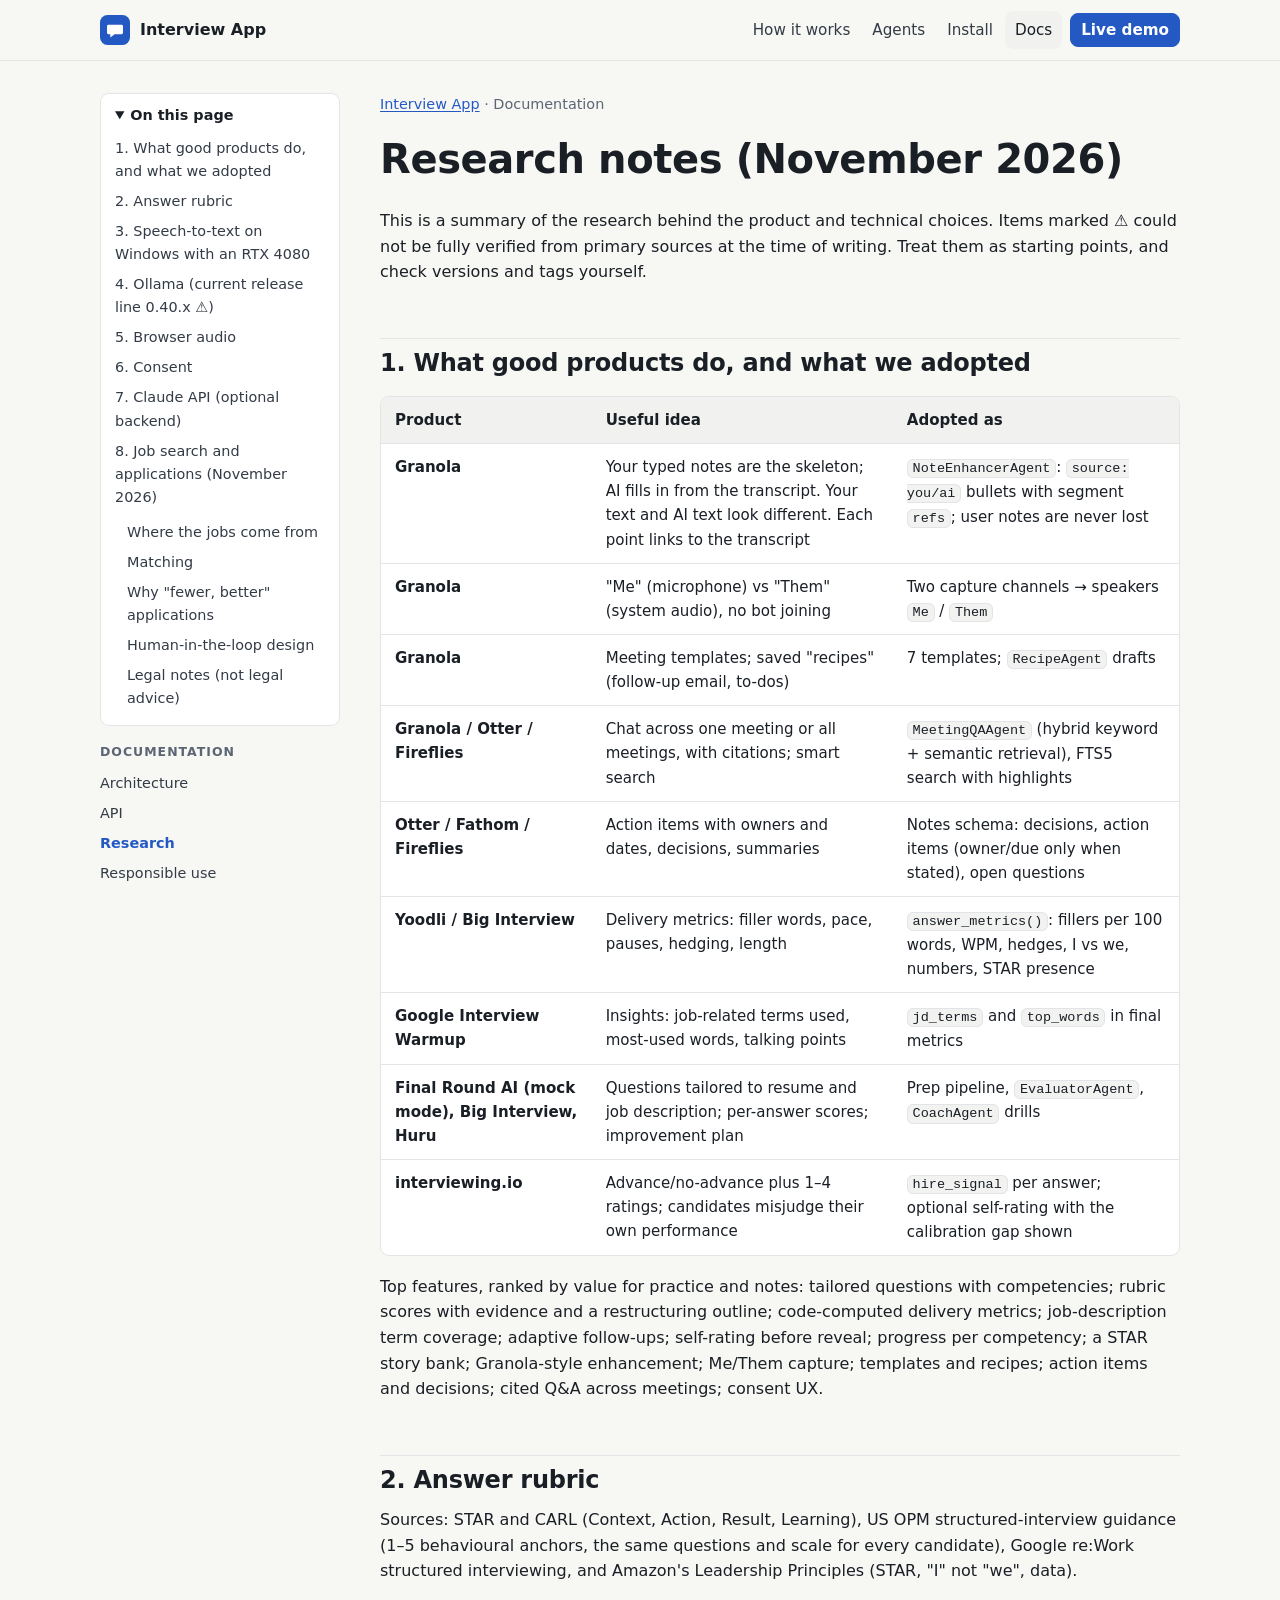
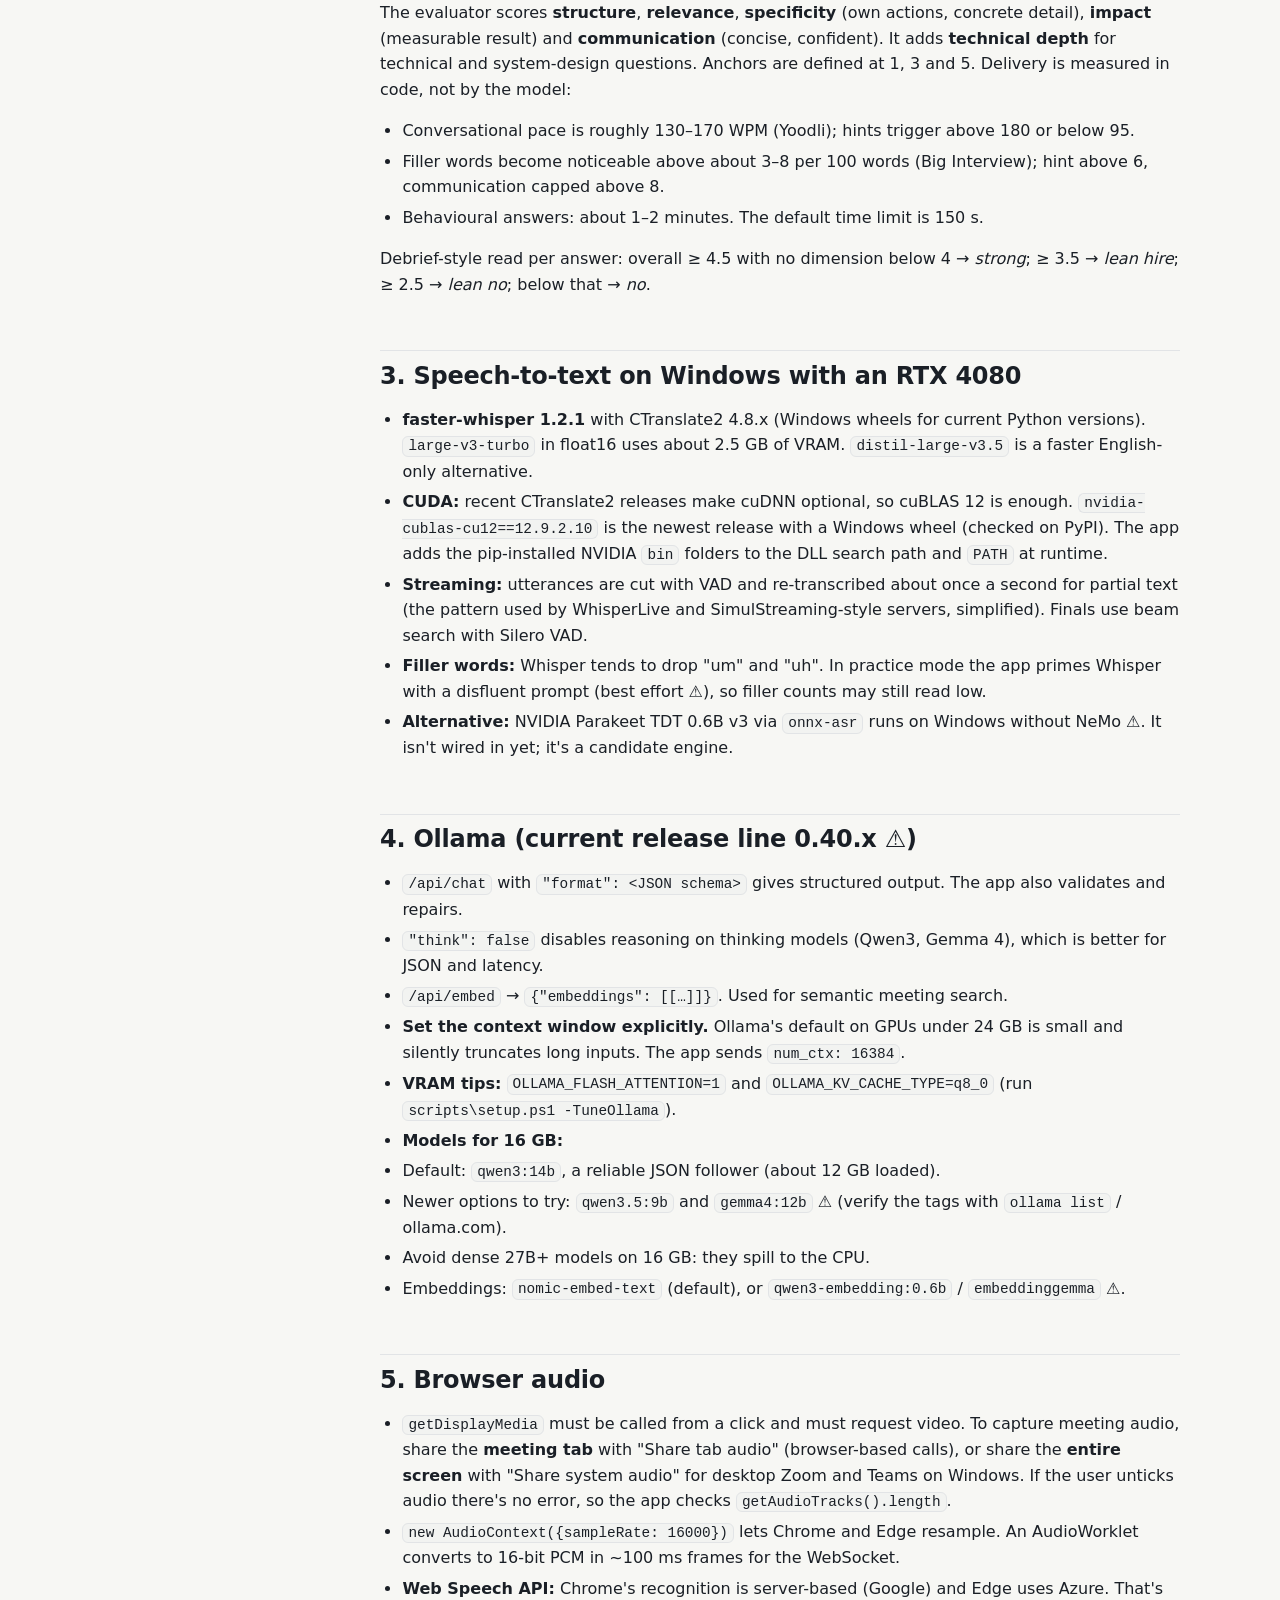
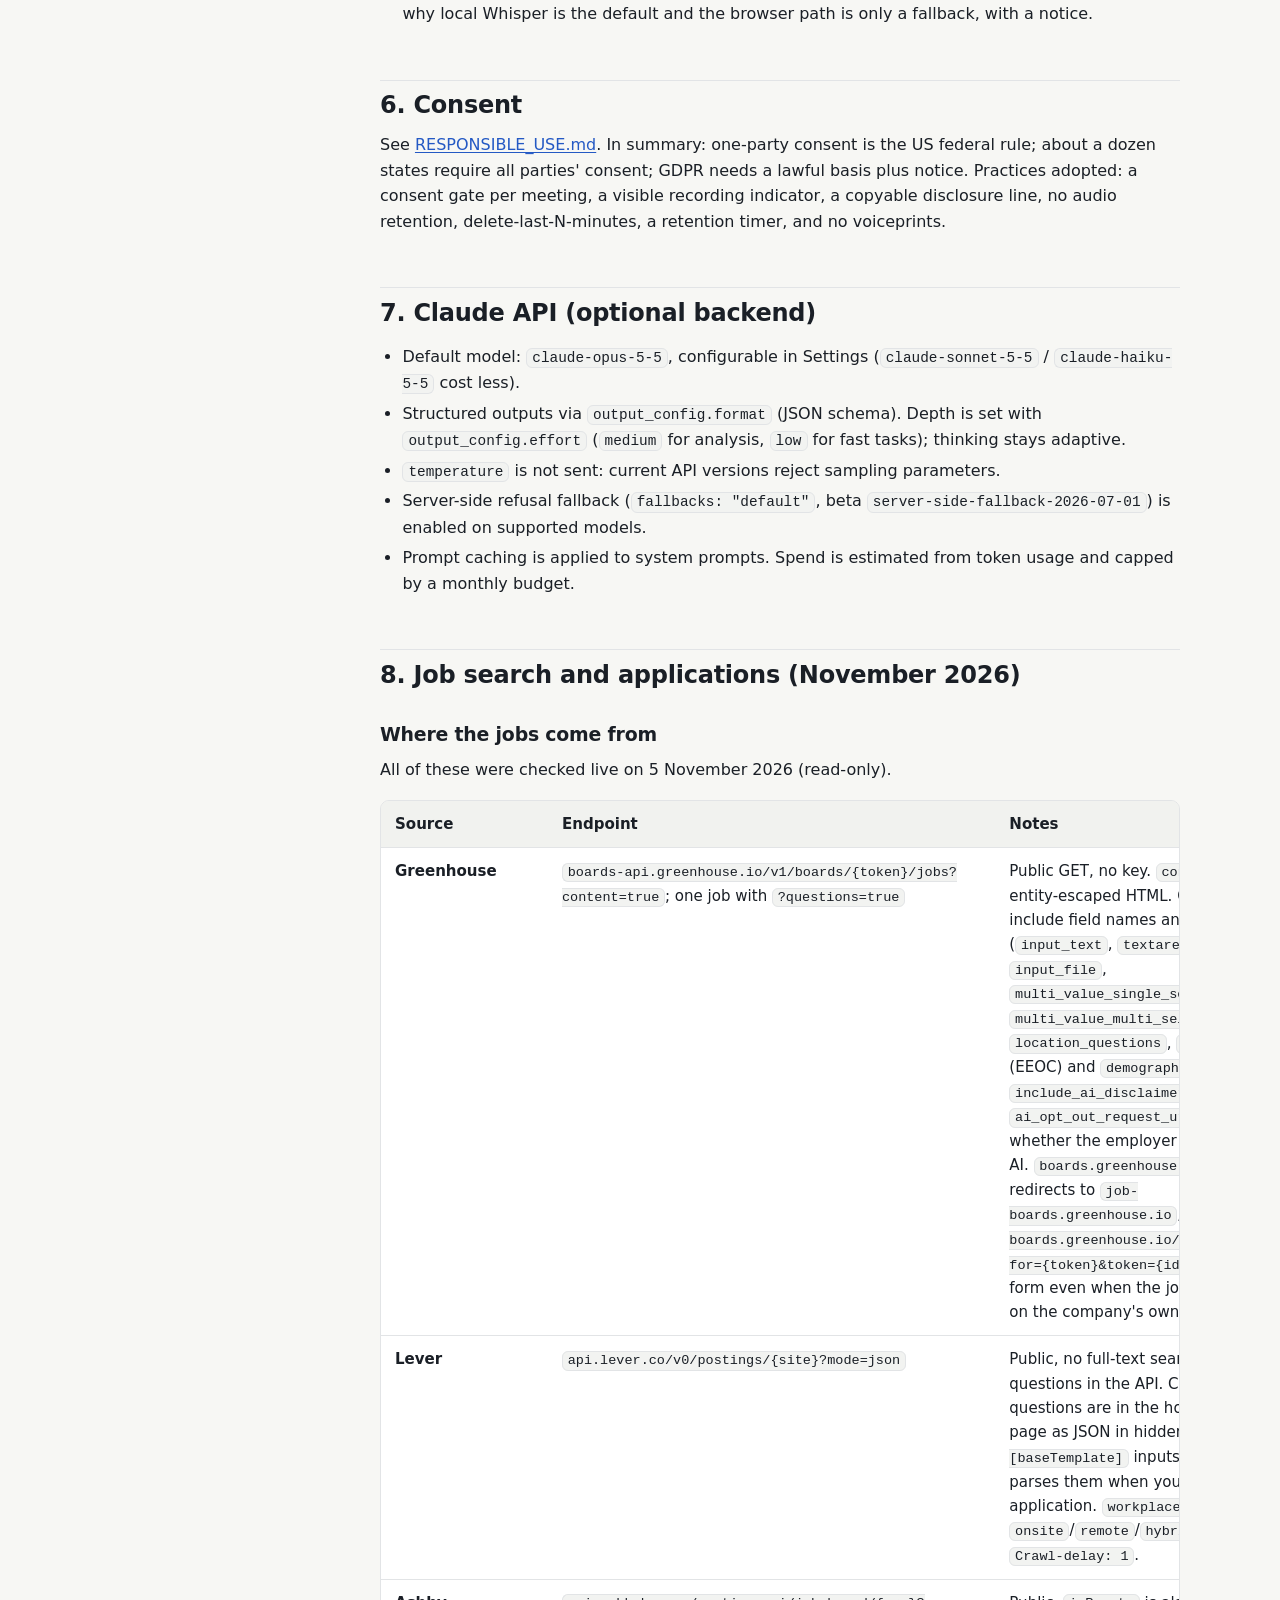
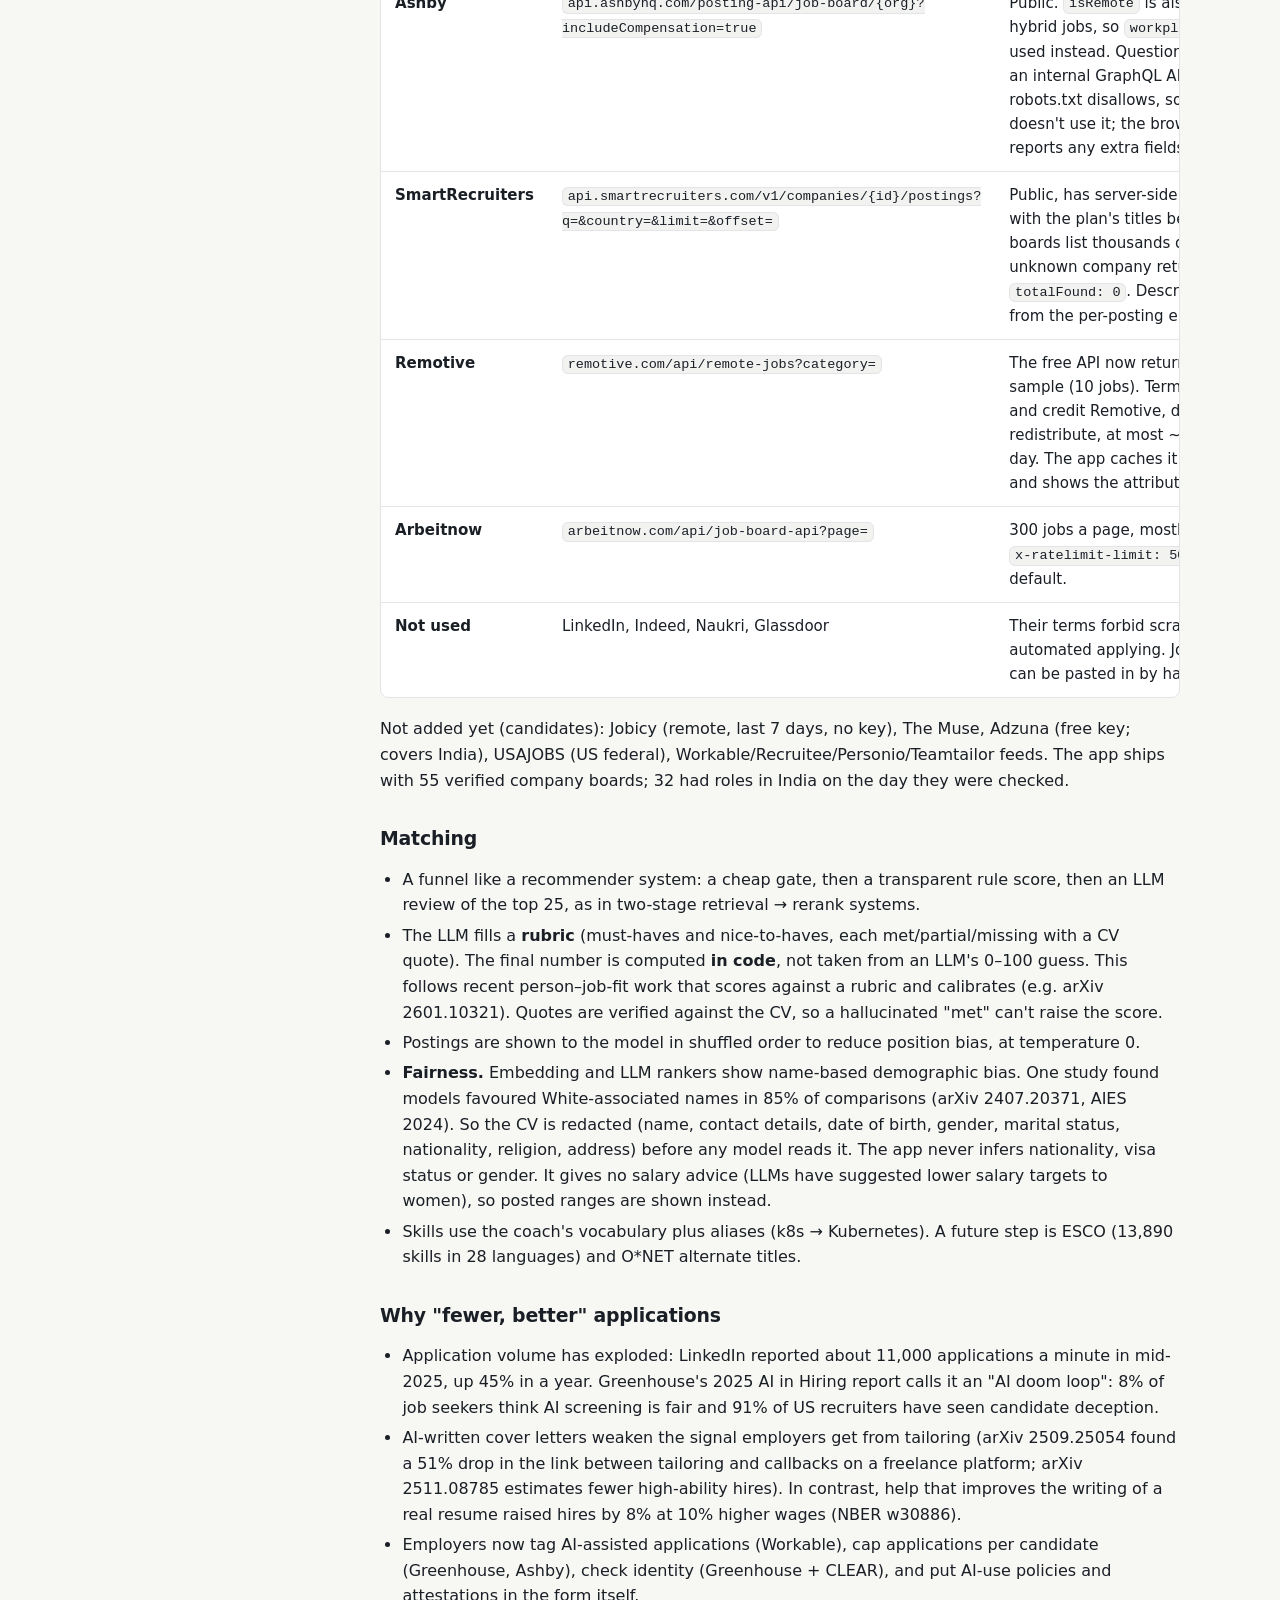
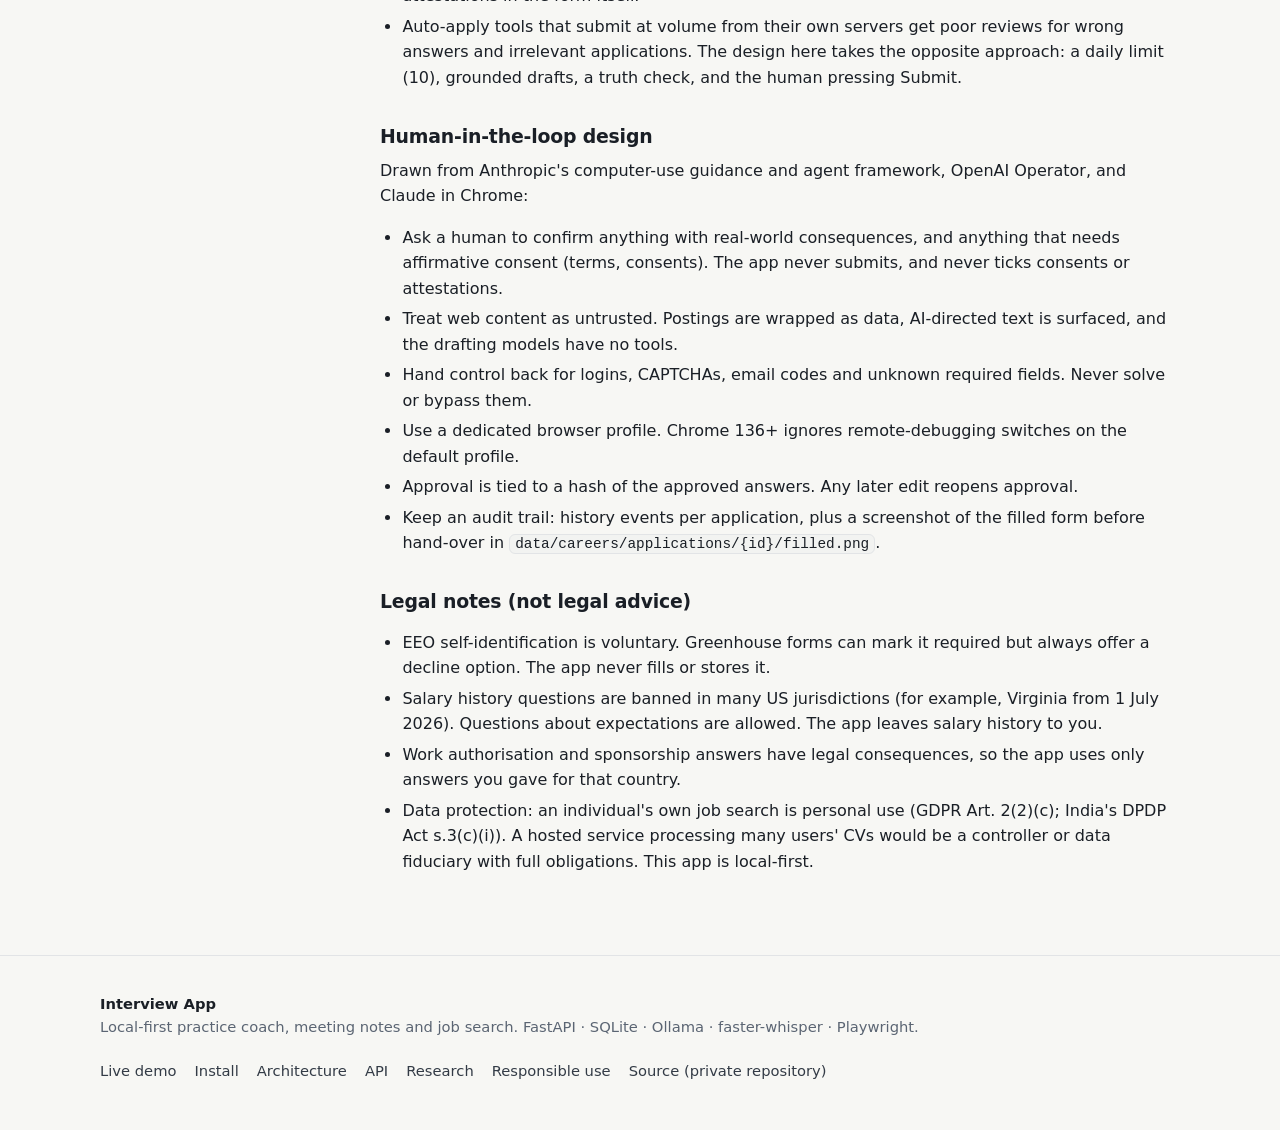
<file: docs/research.html>
<!doctype html>
<html lang="en">
<head>
  <meta charset="utf-8">
  <meta name="viewport" content="width=device-width, initial-scale=1">
  <title>Research notes · Interview App</title>
  <meta name="description" content="This is a summary of the research behind the product and technical choices. Items marked ⚠ could not be fully verified from primary sources at the time of ">
  <meta name="color-scheme" content="light dark">
  <link rel="icon" href="../favicon.svg" type="image/svg+xml">
  <link rel="stylesheet" href="../css/site.css">
</head>
<body>
<a class="skip-link" href="#content">Skip to content</a>
<header class="site-header">
  <div class="wrap">
    <a class="brand" href="../index.html" aria-label="Interview App home"><svg class="brand-mark" viewBox="0 0 32 32" aria-hidden="true"><rect width="32" height="32" rx="8" fill="#2459c4"/><path d="M9 10.5h14a1.5 1.5 0 0 1 1.5 1.5v7a1.5 1.5 0 0 1-1.5 1.5h-7.5L11 24v-3.5H9A1.5 1.5 0 0 1 7.5 19v-7A1.5 1.5 0 0 1 9 10.5z" fill="#fff"/></svg>Interview App</a>
    <nav class="nav" aria-label="Main">
      <a href="../index.html#how" class="hide-sm">How it works</a>
      <a href="../index.html#agents" class="hide-sm">Agents</a>
      <a href="../index.html#install">Install</a>
      <a href="../docs/architecture.html" aria-current="page">Docs</a>
      <a class="btn btn-primary btn-sm" href="../app/">Live demo</a>
    </nav>
  </div>
</header>
<div class="wrap doc-layout">
  <aside class="doc-aside" aria-label="Page navigation">
    <details>
      <summary>On this page</summary>
      <div class="toc">
<ul>
<li><a href="#1-what-good-products-do-and-what-we-adopted">1. What good products do, and what we adopted</a></li>
<li><a href="#2-answer-rubric">2. Answer rubric</a></li>
<li><a href="#3-speech-to-text-on-windows-with-an-rtx-4080">3. Speech-to-text on Windows with an RTX 4080</a></li>
<li><a href="#4-ollama-current-release-line-040x">4. Ollama (current release line 0.40.x ⚠)</a></li>
<li><a href="#5-browser-audio">5. Browser audio</a></li>
<li><a href="#6-consent">6. Consent</a></li>
<li><a href="#7-claude-api-optional-backend">7. Claude API (optional backend)</a></li>
<li><a href="#8-job-search-and-applications-november-2026">8. Job search and applications (November 2026)</a><ul>
<li><a href="#where-the-jobs-come-from">Where the jobs come from</a></li>
<li><a href="#matching">Matching</a></li>
<li><a href="#why-fewer-better-applications">Why "fewer, better" applications</a></li>
<li><a href="#human-in-the-loop-design">Human-in-the-loop design</a></li>
<li><a href="#legal-notes-not-legal-advice">Legal notes (not legal advice)</a></li>
</ul>
</li>
</ul>
</div>

    </details>
    <nav class="doc-pages" aria-label="Documentation">
      <p class="toc-title">Documentation</p>
      <ul><li><a href="architecture.html">Architecture</a></li><li><a href="api.html">API</a></li><li><a href="research.html" aria-current="page">Research</a></li><li><a href="responsible-use.html">Responsible use</a></li></ul>
    </nav>
  </aside>
  <main id="content" class="prose">
    <p class="doc-meta"><a href="../index.html">Interview App</a> · Documentation</p>
    <h1 id="research-notes-november-2026">Research notes (November 2026)<a class="headerlink" href="#research-notes-november-2026" title="Link to this section">#</a></h1>
<p>This is a summary of the research behind the product and technical choices. Items marked ⚠ could not be fully
verified from primary sources at the time of writing. Treat them as starting points, and check versions and tags
yourself.</p>
<h2 id="1-what-good-products-do-and-what-we-adopted">1. What good products do, and what we adopted<a class="headerlink" href="#1-what-good-products-do-and-what-we-adopted" title="Link to this section">#</a></h2>
<table class="doc-table">
<thead>
<tr>
<th>Product</th>
<th>Useful idea</th>
<th>Adopted as</th>
</tr>
</thead>
<tbody>
<tr>
<td>Granola</td>
<td>Your typed notes are the skeleton; AI fills in from the transcript. Your text and AI text look different. Each point links to the transcript</td>
<td><code>NoteEnhancerAgent</code>: <code>source: you/ai</code> bullets with segment <code>refs</code>; user notes are never lost</td>
</tr>
<tr>
<td>Granola</td>
<td>"Me" (microphone) vs "Them" (system audio), no bot joining</td>
<td>Two capture channels → speakers <code>Me</code> / <code>Them</code></td>
</tr>
<tr>
<td>Granola</td>
<td>Meeting templates; saved "recipes" (follow-up email, to-dos)</td>
<td>7 templates; <code>RecipeAgent</code> drafts</td>
</tr>
<tr>
<td>Granola / Otter / Fireflies</td>
<td>Chat across one meeting or all meetings, with citations; smart search</td>
<td><code>MeetingQAAgent</code> (hybrid keyword + semantic retrieval), FTS5 search with highlights</td>
</tr>
<tr>
<td>Otter / Fathom / Fireflies</td>
<td>Action items with owners and dates, decisions, summaries</td>
<td>Notes schema: decisions, action items (owner/due only when stated), open questions</td>
</tr>
<tr>
<td>Yoodli / Big Interview</td>
<td>Delivery metrics: filler words, pace, pauses, hedging, length</td>
<td><code>answer_metrics()</code>: fillers per 100 words, WPM, hedges, I vs we, numbers, STAR presence</td>
</tr>
<tr>
<td>Google Interview Warmup</td>
<td>Insights: job-related terms used, most-used words, talking points</td>
<td><code>jd_terms</code> and <code>top_words</code> in final metrics</td>
</tr>
<tr>
<td>Final Round AI (mock mode), Big Interview, Huru</td>
<td>Questions tailored to resume and job description; per-answer scores; improvement plan</td>
<td>Prep pipeline, <code>EvaluatorAgent</code>, <code>CoachAgent</code> drills</td>
</tr>
<tr>
<td>interviewing.io</td>
<td>Advance/no-advance plus 1–4 ratings; candidates misjudge their own performance</td>
<td><code>hire_signal</code> per answer; optional self-rating with the calibration gap shown</td>
</tr>
</tbody>
</table>
<p>Top features, ranked by value for practice and notes: tailored questions with competencies; rubric scores with
evidence and a restructuring outline; code-computed delivery metrics; job-description term coverage;
adaptive follow-ups; self-rating before reveal; progress per competency; a STAR story bank; Granola-style
enhancement; Me/Them capture; templates and recipes; action items and decisions; cited Q&amp;A across meetings; consent UX.</p>
<h2 id="2-answer-rubric">2. Answer rubric<a class="headerlink" href="#2-answer-rubric" title="Link to this section">#</a></h2>
<p>Sources: STAR and CARL (Context, Action, Result, Learning), US OPM structured-interview guidance (1–5 behavioural
anchors, the same questions and scale for every candidate), Google re:Work structured interviewing, and Amazon's
Leadership Principles (STAR, "I" not "we", data).</p>
<p>The evaluator scores <strong>structure</strong>, <strong>relevance</strong>, <strong>specificity</strong> (own actions, concrete detail), <strong>impact</strong>
(measurable result) and <strong>communication</strong> (concise, confident). It adds <strong>technical depth</strong> for technical and
system-design questions. Anchors are defined at 1, 3 and 5. Delivery is measured in code, not by the model:</p>
<ul>
<li>Conversational pace is roughly 130–170 WPM (Yoodli); hints trigger above 180 or below 95.</li>
<li>Filler words become noticeable above about 3–8 per 100 words (Big Interview); hint above 6, communication capped
  above 8.</li>
<li>Behavioural answers: about 1–2 minutes. The default time limit is 150 s.</li>
</ul>
<p>Debrief-style read per answer: overall ≥ 4.5 with no dimension below 4 → <em>strong</em>; ≥ 3.5 → <em>lean hire</em>;
≥ 2.5 → <em>lean no</em>; below that → <em>no</em>.</p>
<h2 id="3-speech-to-text-on-windows-with-an-rtx-4080">3. Speech-to-text on Windows with an RTX 4080<a class="headerlink" href="#3-speech-to-text-on-windows-with-an-rtx-4080" title="Link to this section">#</a></h2>
<ul>
<li><strong>faster-whisper 1.2.1</strong> with CTranslate2 4.8.x (Windows wheels for current Python versions).
  <code>large-v3-turbo</code> in float16 uses about 2.5 GB of VRAM. <code>distil-large-v3.5</code> is a faster English-only alternative.</li>
<li><strong>CUDA:</strong> recent CTranslate2 releases make cuDNN optional, so cuBLAS 12 is enough. <code>nvidia-cublas-cu12==12.9.2.10</code>
  is the newest release with a Windows wheel (checked on PyPI). The app adds the pip-installed NVIDIA <code>bin</code> folders
  to the DLL search path and <code>PATH</code> at runtime.</li>
<li><strong>Streaming:</strong> utterances are cut with VAD and re-transcribed about once a second for partial text (the pattern used by
  WhisperLive and SimulStreaming-style servers, simplified). Finals use beam search with Silero VAD.</li>
<li><strong>Filler words:</strong> Whisper tends to drop "um" and "uh". In practice mode the app primes Whisper with a disfluent
  prompt (best effort ⚠), so filler counts may still read low.</li>
<li><strong>Alternative:</strong> NVIDIA Parakeet TDT 0.6B v3 via <code>onnx-asr</code> runs on Windows without NeMo ⚠. It isn't wired in
  yet; it's a candidate engine.</li>
</ul>
<h2 id="4-ollama-current-release-line-040x">4. Ollama (current release line 0.40.x ⚠)<a class="headerlink" href="#4-ollama-current-release-line-040x" title="Link to this section">#</a></h2>
<ul>
<li><code>/api/chat</code> with <code>"format": &lt;JSON schema&gt;</code> gives structured output. The app also validates and repairs.</li>
<li><code>"think": false</code> disables reasoning on thinking models (Qwen3, Gemma 4), which is better for JSON and latency.</li>
<li><code>/api/embed</code> → <code>{"embeddings": [[…]]}</code>. Used for semantic meeting search.</li>
<li><strong>Set the context window explicitly.</strong> Ollama's default on GPUs under 24 GB is small and silently truncates long
  inputs. The app sends <code>num_ctx: 16384</code>.</li>
<li><strong>VRAM tips:</strong> <code>OLLAMA_FLASH_ATTENTION=1</code> and <code>OLLAMA_KV_CACHE_TYPE=q8_0</code> (run <code>scripts\setup.ps1 -TuneOllama</code>).</li>
<li><strong>Models for 16 GB:</strong></li>
<li>Default: <code>qwen3:14b</code>, a reliable JSON follower (about 12 GB loaded).</li>
<li>Newer options to try: <code>qwen3.5:9b</code> and <code>gemma4:12b</code> ⚠ (verify the tags with <code>ollama list</code> / ollama.com).</li>
<li>Avoid dense 27B+ models on 16 GB: they spill to the CPU.</li>
<li>Embeddings: <code>nomic-embed-text</code> (default), or <code>qwen3-embedding:0.6b</code> / <code>embeddinggemma</code> ⚠.</li>
</ul>
<h2 id="5-browser-audio">5. Browser audio<a class="headerlink" href="#5-browser-audio" title="Link to this section">#</a></h2>
<ul>
<li><code>getDisplayMedia</code> must be called from a click and must request video. To capture meeting audio, share the
  <strong>meeting tab</strong> with "Share tab audio" (browser-based calls), or share the <strong>entire screen</strong> with
  "Share system audio" for desktop Zoom and Teams on Windows. If the user unticks audio there's no error, so the
  app checks <code>getAudioTracks().length</code>.</li>
<li><code>new AudioContext({sampleRate: 16000})</code> lets Chrome and Edge resample. An AudioWorklet converts to 16-bit PCM in
  ~100 ms frames for the WebSocket.</li>
<li><strong>Web Speech API:</strong> Chrome's recognition is server-based (Google) and Edge uses Azure. That's why local Whisper is
  the default and the browser path is only a fallback, with a notice.</li>
</ul>
<h2 id="6-consent">6. Consent<a class="headerlink" href="#6-consent" title="Link to this section">#</a></h2>
<p>See <a href="responsible-use.html">RESPONSIBLE_USE.md</a>. In summary: one-party consent is the US federal rule; about a dozen
states require all parties' consent; GDPR needs a lawful basis plus notice. Practices adopted: a consent gate per
meeting, a visible recording indicator, a copyable disclosure line, no audio retention, delete-last-N-minutes, a
retention timer, and no voiceprints.</p>
<h2 id="7-claude-api-optional-backend">7. Claude API (optional backend)<a class="headerlink" href="#7-claude-api-optional-backend" title="Link to this section">#</a></h2>
<ul>
<li>Default model: <code>claude-opus-5-5</code>, configurable in Settings (<code>claude-sonnet-5-5</code> / <code>claude-haiku-5-5</code> cost less).</li>
<li>Structured outputs via <code>output_config.format</code> (JSON schema). Depth is set with <code>output_config.effort</code>
  (<code>medium</code> for analysis, <code>low</code> for fast tasks); thinking stays adaptive.</li>
<li><code>temperature</code> is not sent: current API versions reject sampling parameters.</li>
<li>Server-side refusal fallback (<code>fallbacks: "default"</code>, beta <code>server-side-fallback-2026-07-01</code>) is enabled on
  supported models.</li>
<li>Prompt caching is applied to system prompts. Spend is estimated from token usage and capped by a monthly budget.</li>
</ul>
<h2 id="8-job-search-and-applications-november-2026">8. Job search and applications (November 2026)<a class="headerlink" href="#8-job-search-and-applications-november-2026" title="Link to this section">#</a></h2>
<h3 id="where-the-jobs-come-from">Where the jobs come from<a class="headerlink" href="#where-the-jobs-come-from" title="Link to this section">#</a></h3>
<p>All of these were checked live on 5 November 2026 (read-only).</p>
<table class="doc-table">
<thead>
<tr>
<th>Source</th>
<th>Endpoint</th>
<th>Notes</th>
</tr>
</thead>
<tbody>
<tr>
<td>Greenhouse</td>
<td><code>boards-api.greenhouse.io/v1/boards/{token}/jobs?content=true</code>; one job with <code>?questions=true</code></td>
<td>Public GET, no key. <code>content</code> is entity-escaped HTML. Questions include field names and types (<code>input_text</code>, <code>textarea</code>, <code>input_file</code>, <code>multi_value_single_select</code>, <code>multi_value_multi_select</code>), plus <code>location_questions</code>, <code>compliance</code> (EEOC) and <code>demographic_questions</code>. <code>include_ai_disclaimer</code> and <code>ai_opt_out_request_url</code> show whether the employer screens with AI. <code>boards.greenhouse.io</code> now redirects to <code>job-boards.greenhouse.io</code>; <code>job-boards.greenhouse.io/embed/job_app?for={token}&amp;token={id}</code> serves the form even when the job page lives on the company's own site.</td>
</tr>
<tr>
<td>Lever</td>
<td><code>api.lever.co/v0/postings/{site}?mode=json</code></td>
<td>Public, no full-text search, no questions in the API. Custom questions are in the hosted <code>/apply</code> page as JSON in hidden <code>cards[…][baseTemplate]</code> inputs; the app parses them when you start an application. <code>workplaceType</code> is <code>onsite</code>/<code>remote</code>/<code>hybrid</code>. robots.txt: <code>Crawl-delay: 1</code>.</td>
</tr>
<tr>
<td>Ashby</td>
<td><code>api.ashbyhq.com/posting-api/job-board/{org}?includeCompensation=true</code></td>
<td>Public. <code>isRemote</code> is also true for hybrid jobs, so <code>workplaceType</code> is used instead. Questions are only in an internal GraphQL API that robots.txt disallows, so the app doesn't use it; the browser assistant reports any extra fields.</td>
</tr>
<tr>
<td>SmartRecruiters</td>
<td><code>api.smartrecruiters.com/v1/companies/{id}/postings?q=&amp;country=&amp;limit=&amp;offset=</code></td>
<td>Public, has server-side search (used with the plan's titles because some boards list thousands of jobs). An unknown company returns 200 with <code>totalFound: 0</code>. Descriptions come from the per-posting endpoint.</td>
</tr>
<tr>
<td>Remotive</td>
<td><code>remotive.com/api/remote-jobs?category=</code></td>
<td>The free API now returns a small sample (10 jobs). Terms: link back and credit Remotive, don't redistribute, at most ~4 fetches a day. The app caches it for 6 hours and shows the attribution.</td>
</tr>
<tr>
<td>Arbeitnow</td>
<td><code>arbeitnow.com/api/job-board-api?page=</code></td>
<td>300 jobs a page, mostly Germany, <code>x-ratelimit-limit: 50</code>. Off by default.</td>
</tr>
<tr>
<td>Not used</td>
<td>LinkedIn, Indeed, Naukri, Glassdoor</td>
<td>Their terms forbid scraping and automated applying. Jobs from there can be pasted in by hand.</td>
</tr>
</tbody>
</table>
<p>Not added yet (candidates): Jobicy (remote, last 7 days, no key), The Muse, Adzuna (free key; covers India), USAJOBS
(US federal), Workable/Recruitee/Personio/Teamtailor feeds. The app ships with 55 verified company boards; 32 had
roles in India on the day they were checked.</p>
<h3 id="matching">Matching<a class="headerlink" href="#matching" title="Link to this section">#</a></h3>
<ul>
<li>A funnel like a recommender system: a cheap gate, then a transparent rule score, then an LLM review of the top
  25, as in two-stage retrieval → rerank systems.</li>
<li>The LLM fills a <strong>rubric</strong> (must-haves and nice-to-haves, each met/partial/missing with a CV quote). The final
  number is computed <strong>in code</strong>, not taken from an LLM's 0–100 guess. This follows recent person–job-fit work that
  scores against a rubric and calibrates (e.g. arXiv 2601.10321). Quotes are verified against the CV, so a
  hallucinated "met" can't raise the score.</li>
<li>Postings are shown to the model in shuffled order to reduce position bias, at temperature 0.</li>
<li><strong>Fairness.</strong> Embedding and LLM rankers show name-based demographic bias. One study found models favoured
  White-associated names in 85% of comparisons (arXiv 2407.20371, AIES 2024). So the CV is redacted (name, contact
  details, date of birth, gender, marital status, nationality, religion, address) before any model reads it. The
  app never infers nationality, visa status or gender. It gives no salary advice (LLMs have suggested lower salary
  targets to women), so posted ranges are shown instead.</li>
<li>Skills use the coach's vocabulary plus aliases (k8s → Kubernetes). A future step is ESCO (13,890 skills in
  28 languages) and O*NET alternate titles.</li>
</ul>
<h3 id="why-fewer-better-applications">Why "fewer, better" applications<a class="headerlink" href="#why-fewer-better-applications" title="Link to this section">#</a></h3>
<ul>
<li>Application volume has exploded: LinkedIn reported about 11,000 applications a minute in mid-2025, up 45% in a
  year. Greenhouse's 2025 AI in Hiring report calls it an "AI doom loop": 8% of job seekers think AI screening is
  fair and 91% of US recruiters have seen candidate deception.</li>
<li>AI-written cover letters weaken the signal employers get from tailoring (arXiv 2509.25054 found a 51% drop in the
  link between tailoring and callbacks on a freelance platform; arXiv 2511.08785 estimates fewer high-ability hires).
  In contrast, help that improves the writing of a real resume raised hires by 8% at 10% higher wages (NBER w30886).</li>
<li>Employers now tag AI-assisted applications (Workable), cap applications per candidate (Greenhouse, Ashby), check
  identity (Greenhouse + CLEAR), and put AI-use policies and attestations in the form itself.</li>
<li>Auto-apply tools that submit at volume from their own servers get poor reviews for wrong answers and irrelevant
  applications. The design here takes the opposite approach: a daily limit (10), grounded drafts, a truth check, and
  the human pressing Submit.</li>
</ul>
<h3 id="human-in-the-loop-design">Human-in-the-loop design<a class="headerlink" href="#human-in-the-loop-design" title="Link to this section">#</a></h3>
<p>Drawn from Anthropic's computer-use guidance and agent framework, OpenAI Operator, and Claude in Chrome:</p>
<ul>
<li>Ask a human to confirm anything with real-world consequences, and anything that needs affirmative consent
  (terms, consents). The app never submits, and never ticks consents or attestations.</li>
<li>Treat web content as untrusted. Postings are wrapped as data, AI-directed text is surfaced, and the drafting
  models have no tools.</li>
<li>Hand control back for logins, CAPTCHAs, email codes and unknown required fields. Never solve or bypass them.</li>
<li>Use a dedicated browser profile. Chrome 136+ ignores remote-debugging switches on the default profile.</li>
<li>Approval is tied to a hash of the approved answers. Any later edit reopens approval.</li>
<li>Keep an audit trail: history events per application, plus a screenshot of the filled form before hand-over in
  <code>data/careers/applications/{id}/filled.png</code>.</li>
</ul>
<h3 id="legal-notes-not-legal-advice">Legal notes (not legal advice)<a class="headerlink" href="#legal-notes-not-legal-advice" title="Link to this section">#</a></h3>
<ul>
<li>EEO self-identification is voluntary. Greenhouse forms can mark it required but always offer a decline option.
  The app never fills or stores it.</li>
<li>Salary history questions are banned in many US jurisdictions (for example, Virginia from 1 July 2026). Questions
  about expectations are allowed. The app leaves salary history to you.</li>
<li>Work authorisation and sponsorship answers have legal consequences, so the app uses only answers you gave for that
  country.</li>
<li>Data protection: an individual's own job search is personal use (GDPR Art. 2(2)(c); India's DPDP Act s.3(c)(i)).
  A hosted service processing many users' CVs would be a controller or data fiduciary with full obligations. This
  app is local-first.</li>
</ul>
  </main>
</div>
<footer class="site-footer">
  <div class="wrap">
    <div>
      <strong style="color:var(--fg)">Interview App</strong><br>
      Local-first practice coach, meeting notes and job search. FastAPI · SQLite · Ollama · faster-whisper · Playwright.
    </div>
    <nav aria-label="Footer">
      <a href="../app/">Live demo</a>
      <a href="../index.html#install">Install</a>
      <a href="../docs/architecture.html">Architecture</a>
      <a href="../docs/api.html">API</a>
      <a href="../docs/research.html">Research</a>
      <a href="../docs/responsible-use.html">Responsible use</a>
      <a href="https://github.com/Manish-GenAI/Interview-App/tree/main">Source (private repository)</a>
    </nav>
  </div>
</footer>
<script src="../js/site.js" defer></script>
</body>
</html>
</file>
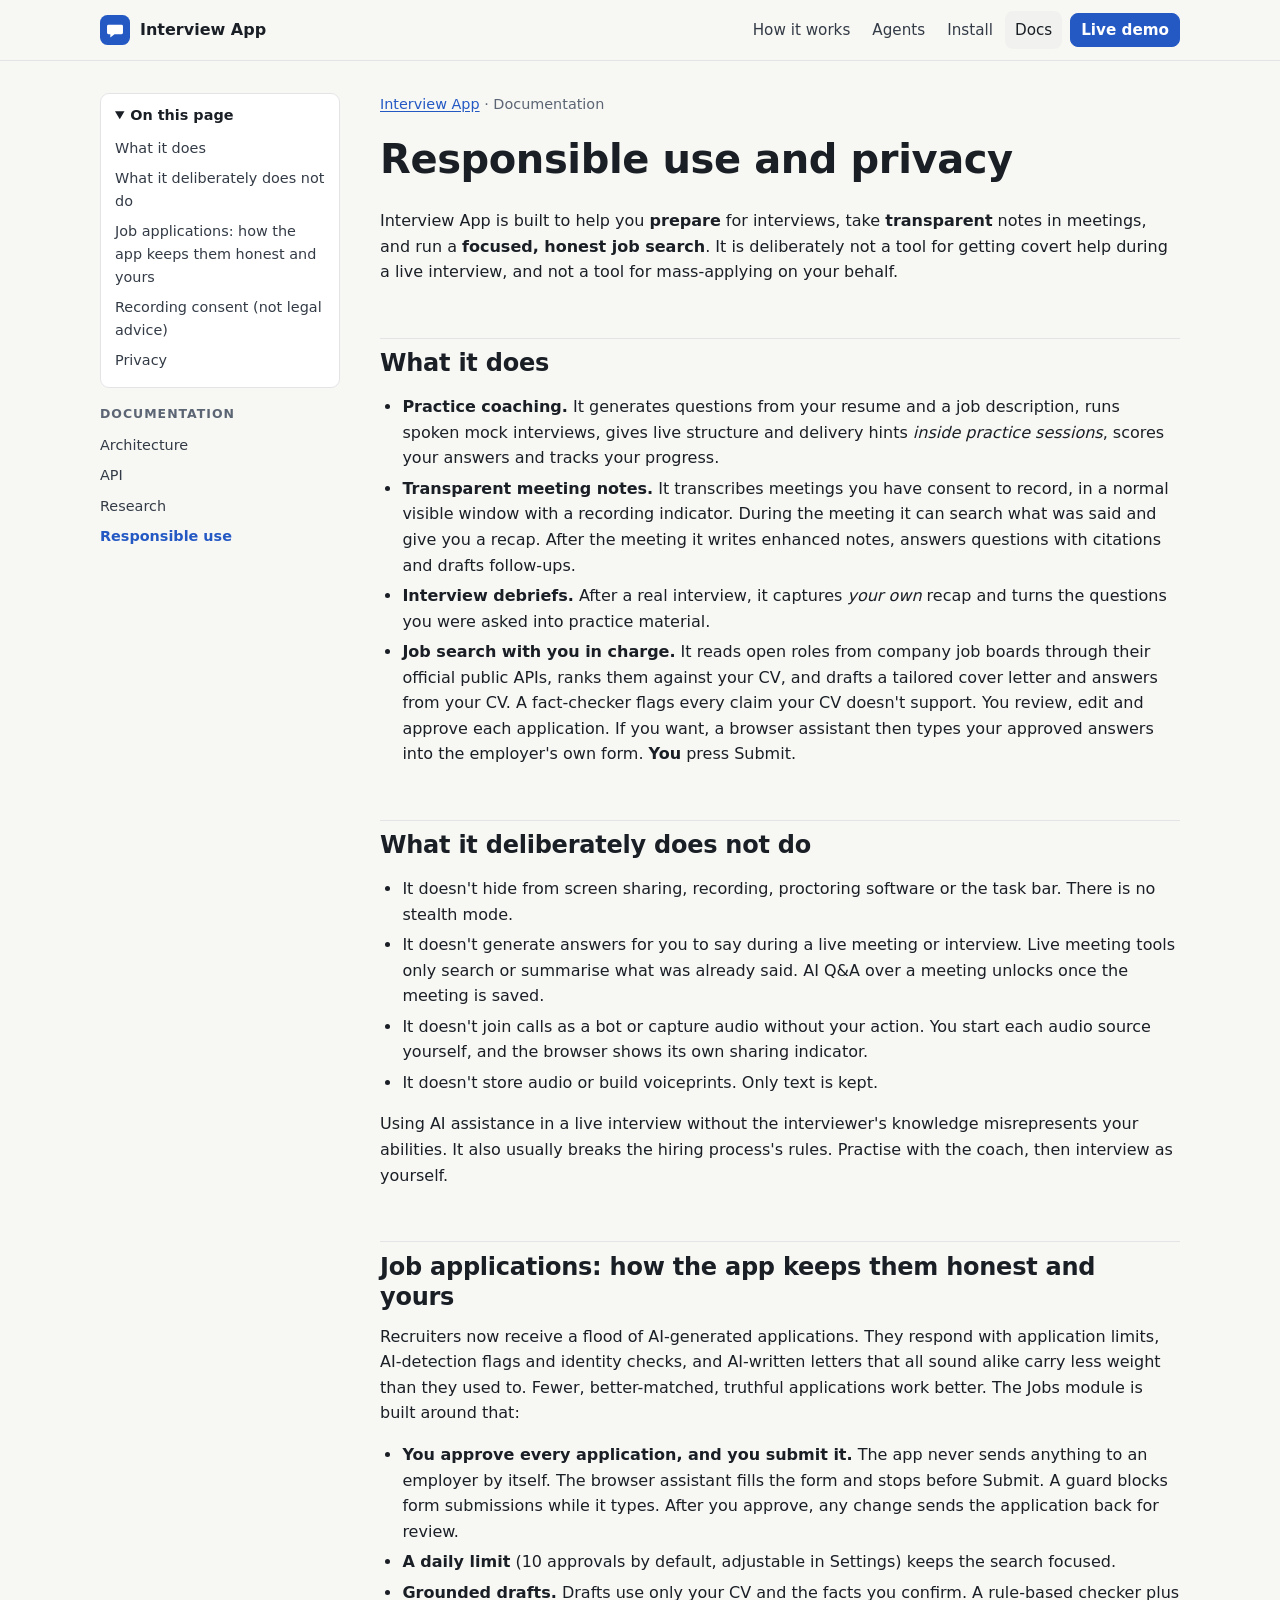
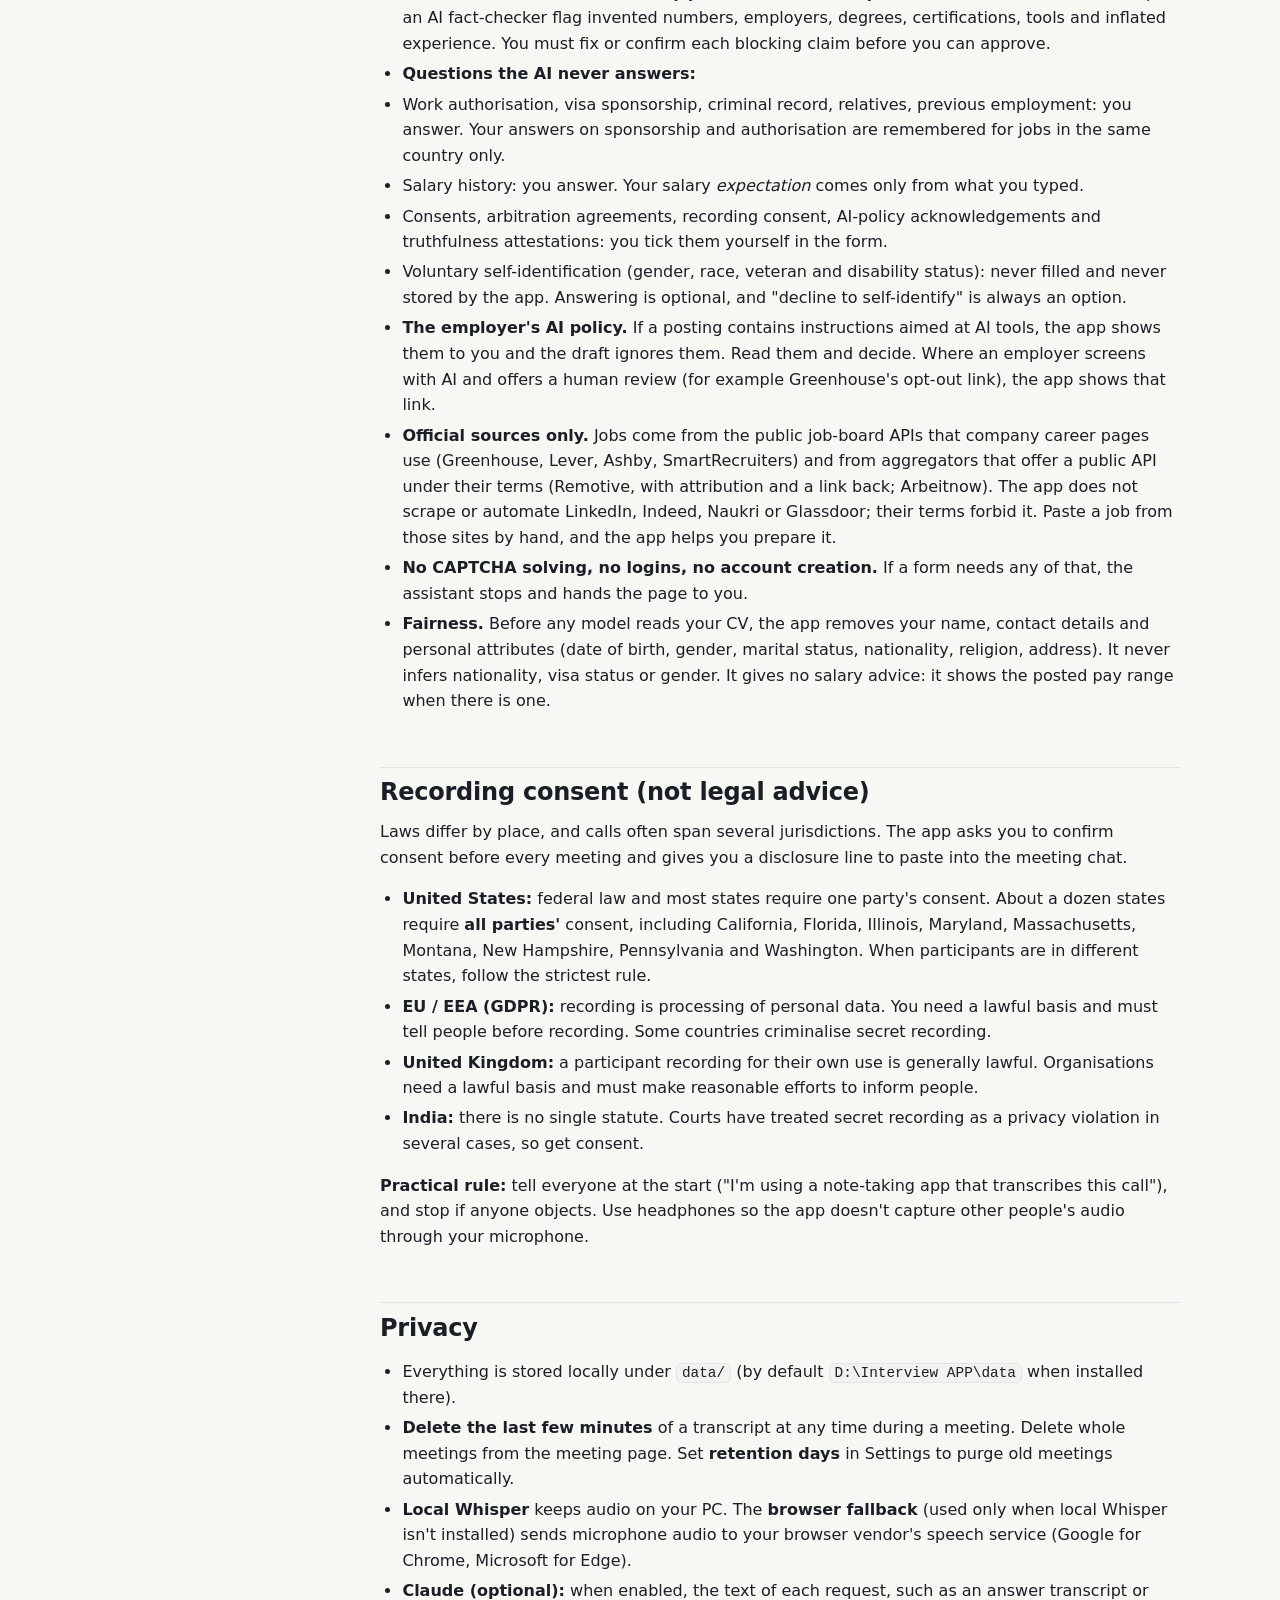
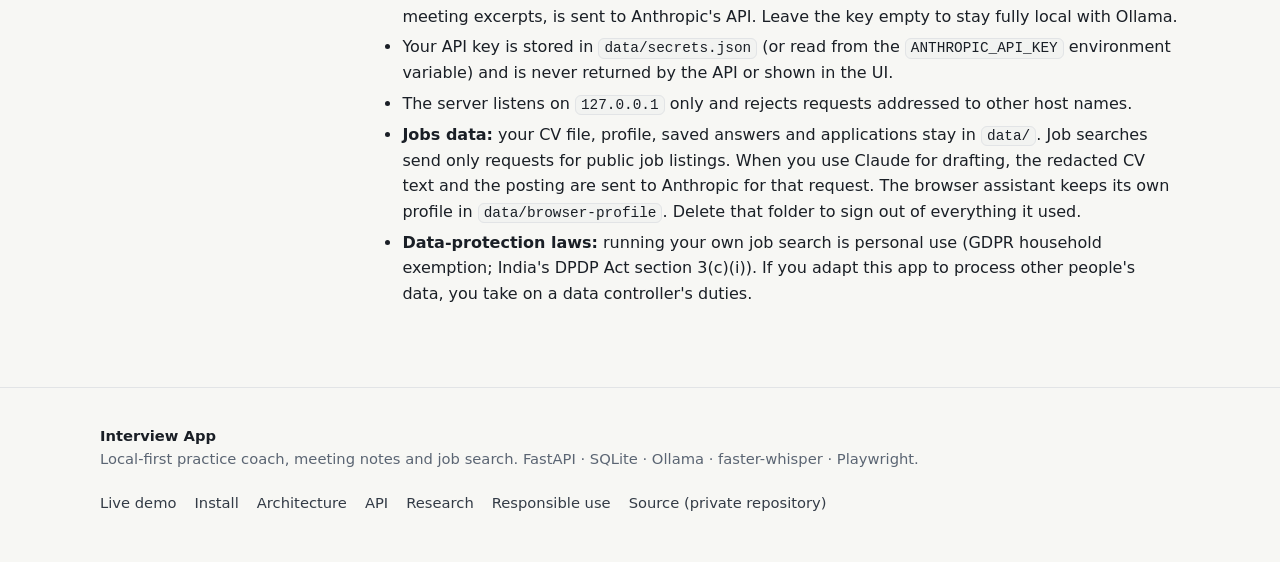
<file: docs/responsible-use.html>
<!doctype html>
<html lang="en">
<head>
  <meta charset="utf-8">
  <meta name="viewport" content="width=device-width, initial-scale=1">
  <title>Responsible use and privacy · Interview App</title>
  <meta name="description" content="Interview App is built to help you prepare for interviews, take transparent notes in meetings, and run a focused, honest job search. It is deliberately not">
  <meta name="color-scheme" content="light dark">
  <link rel="icon" href="../favicon.svg" type="image/svg+xml">
  <link rel="stylesheet" href="../css/site.css">
</head>
<body>
<a class="skip-link" href="#content">Skip to content</a>
<header class="site-header">
  <div class="wrap">
    <a class="brand" href="../index.html" aria-label="Interview App home"><svg class="brand-mark" viewBox="0 0 32 32" aria-hidden="true"><rect width="32" height="32" rx="8" fill="#2459c4"/><path d="M9 10.5h14a1.5 1.5 0 0 1 1.5 1.5v7a1.5 1.5 0 0 1-1.5 1.5h-7.5L11 24v-3.5H9A1.5 1.5 0 0 1 7.5 19v-7A1.5 1.5 0 0 1 9 10.5z" fill="#fff"/></svg>Interview App</a>
    <nav class="nav" aria-label="Main">
      <a href="../index.html#how" class="hide-sm">How it works</a>
      <a href="../index.html#agents" class="hide-sm">Agents</a>
      <a href="../index.html#install">Install</a>
      <a href="../docs/architecture.html" aria-current="page">Docs</a>
      <a class="btn btn-primary btn-sm" href="../app/">Live demo</a>
    </nav>
  </div>
</header>
<div class="wrap doc-layout">
  <aside class="doc-aside" aria-label="Page navigation">
    <details>
      <summary>On this page</summary>
      <div class="toc">
<ul>
<li><a href="#what-it-does">What it does</a></li>
<li><a href="#what-it-deliberately-does-not-do">What it deliberately does not do</a></li>
<li><a href="#job-applications-how-the-app-keeps-them-honest-and-yours">Job applications: how the app keeps them honest and yours</a></li>
<li><a href="#recording-consent-not-legal-advice">Recording consent (not legal advice)</a></li>
<li><a href="#privacy">Privacy</a></li>
</ul>
</div>

    </details>
    <nav class="doc-pages" aria-label="Documentation">
      <p class="toc-title">Documentation</p>
      <ul><li><a href="architecture.html">Architecture</a></li><li><a href="api.html">API</a></li><li><a href="research.html">Research</a></li><li><a href="responsible-use.html" aria-current="page">Responsible use</a></li></ul>
    </nav>
  </aside>
  <main id="content" class="prose">
    <p class="doc-meta"><a href="../index.html">Interview App</a> · Documentation</p>
    <h1 id="responsible-use-and-privacy">Responsible use and privacy<a class="headerlink" href="#responsible-use-and-privacy" title="Link to this section">#</a></h1>
<p>Interview App is built to help you <strong>prepare</strong> for interviews, take <strong>transparent</strong> notes in meetings, and run a
<strong>focused, honest job search</strong>. It is deliberately not a tool for getting covert help during a live interview, and
not a tool for mass-applying on your behalf.</p>
<h2 id="what-it-does">What it does<a class="headerlink" href="#what-it-does" title="Link to this section">#</a></h2>
<ul>
<li><strong>Practice coaching.</strong> It generates questions from your resume and a job description, runs spoken mock
  interviews, gives live structure and delivery hints <em>inside practice sessions</em>, scores your answers and tracks
  your progress.</li>
<li><strong>Transparent meeting notes.</strong> It transcribes meetings you have consent to record, in a normal visible window
  with a recording indicator. During the meeting it can search what was said and give you a recap. After the meeting
  it writes enhanced notes, answers questions with citations and drafts follow-ups.</li>
<li><strong>Interview debriefs.</strong> After a real interview, it captures <em>your own</em> recap and turns the questions you were
  asked into practice material.</li>
<li><strong>Job search with you in charge.</strong> It reads open roles from company job boards through their official public
  APIs, ranks them against your CV, and drafts a tailored cover letter and answers from your CV. A fact-checker
  flags every claim your CV doesn't support. You review, edit and approve each application. If you want, a browser
  assistant then types your approved answers into the employer's own form. <strong>You</strong> press Submit.</li>
</ul>
<h2 id="what-it-deliberately-does-not-do">What it deliberately does not do<a class="headerlink" href="#what-it-deliberately-does-not-do" title="Link to this section">#</a></h2>
<ul>
<li>It doesn't hide from screen sharing, recording, proctoring software or the task bar. There is no stealth mode.</li>
<li>It doesn't generate answers for you to say during a live meeting or interview. Live meeting tools only search
  or summarise what was already said. AI Q&amp;A over a meeting unlocks once the meeting is saved.</li>
<li>It doesn't join calls as a bot or capture audio without your action. You start each audio source yourself, and
  the browser shows its own sharing indicator.</li>
<li>It doesn't store audio or build voiceprints. Only text is kept.</li>
</ul>
<p>Using AI assistance in a live interview without the interviewer's knowledge misrepresents your abilities. It also
usually breaks the hiring process's rules. Practise with the coach, then interview as yourself.</p>
<h2 id="job-applications-how-the-app-keeps-them-honest-and-yours">Job applications: how the app keeps them honest and yours<a class="headerlink" href="#job-applications-how-the-app-keeps-them-honest-and-yours" title="Link to this section">#</a></h2>
<p>Recruiters now receive a flood of AI-generated applications. They respond with application limits, AI-detection
flags and identity checks, and AI-written letters that all sound alike carry less weight than they used to. Fewer,
better-matched, truthful applications work better. The Jobs module is built around that:</p>
<ul>
<li><strong>You approve every application, and you submit it.</strong> The app never sends anything to an employer by itself. The
  browser assistant fills the form and stops before Submit. A guard blocks form submissions while it types. After
  you approve, any change sends the application back for review.</li>
<li><strong>A daily limit</strong> (10 approvals by default, adjustable in Settings) keeps the search focused.</li>
<li><strong>Grounded drafts.</strong> Drafts use only your CV and the facts you confirm. A rule-based checker plus an AI
  fact-checker flag invented numbers, employers, degrees, certifications, tools and inflated experience. You must
  fix or confirm each blocking claim before you can approve.</li>
<li><strong>Questions the AI never answers:</strong></li>
<li>Work authorisation, visa sponsorship, criminal record, relatives, previous employment: you answer. Your answers
    on sponsorship and authorisation are remembered for jobs in the same country only.</li>
<li>Salary history: you answer. Your salary <em>expectation</em> comes only from what you typed.</li>
<li>Consents, arbitration agreements, recording consent, AI-policy acknowledgements and truthfulness attestations:
    you tick them yourself in the form.</li>
<li>Voluntary self-identification (gender, race, veteran and disability status): never filled and never stored by
    the app. Answering is optional, and "decline to self-identify" is always an option.</li>
<li><strong>The employer's AI policy.</strong> If a posting contains instructions aimed at AI tools, the app shows them to you and
  the draft ignores them. Read them and decide. Where an employer screens with AI and offers a human review (for
  example Greenhouse's opt-out link), the app shows that link.</li>
<li><strong>Official sources only.</strong> Jobs come from the public job-board APIs that company career pages use (Greenhouse,
  Lever, Ashby, SmartRecruiters) and from aggregators that offer a public API under their terms (Remotive, with
  attribution and a link back; Arbeitnow). The app does not scrape or automate LinkedIn, Indeed, Naukri or
  Glassdoor; their terms forbid it. Paste a job from those sites by hand, and the app helps you prepare it.</li>
<li><strong>No CAPTCHA solving, no logins, no account creation.</strong> If a form needs any of that, the assistant stops and hands
  the page to you.</li>
<li><strong>Fairness.</strong> Before any model reads your CV, the app removes your name, contact details and personal attributes
  (date of birth, gender, marital status, nationality, religion, address). It never infers nationality, visa status
  or gender. It gives no salary advice: it shows the posted pay range when there is one.</li>
</ul>
<h2 id="recording-consent-not-legal-advice">Recording consent (not legal advice)<a class="headerlink" href="#recording-consent-not-legal-advice" title="Link to this section">#</a></h2>
<p>Laws differ by place, and calls often span several jurisdictions. The app asks you to confirm consent before every
meeting and gives you a disclosure line to paste into the meeting chat.</p>
<ul>
<li><strong>United States:</strong> federal law and most states require one party's consent. About a dozen states require
  <strong>all parties'</strong> consent, including California, Florida, Illinois, Maryland, Massachusetts, Montana,
  New Hampshire, Pennsylvania and Washington. When participants are in different states, follow the strictest rule.</li>
<li><strong>EU / EEA (GDPR):</strong> recording is processing of personal data. You need a lawful basis and must tell people
  before recording. Some countries criminalise secret recording.</li>
<li><strong>United Kingdom:</strong> a participant recording for their own use is generally lawful. Organisations need a lawful
  basis and must make reasonable efforts to inform people.</li>
<li><strong>India:</strong> there is no single statute. Courts have treated secret recording as a privacy violation in several
  cases, so get consent.</li>
</ul>
<p><strong>Practical rule:</strong> tell everyone at the start ("I'm using a note-taking app that transcribes this call"), and stop
if anyone objects. Use headphones so the app doesn't capture other people's audio through your microphone.</p>
<h2 id="privacy">Privacy<a class="headerlink" href="#privacy" title="Link to this section">#</a></h2>
<ul>
<li>Everything is stored locally under <code>data/</code> (by default <code>D:\Interview APP\data</code> when installed there).</li>
<li><strong>Delete the last few minutes</strong> of a transcript at any time during a meeting. Delete whole meetings from the
  meeting page. Set <strong>retention days</strong> in Settings to purge old meetings automatically.</li>
<li><strong>Local Whisper</strong> keeps audio on your PC. The <strong>browser fallback</strong> (used only when local Whisper isn't installed)
  sends microphone audio to your browser vendor's speech service (Google for Chrome, Microsoft for Edge).</li>
<li><strong>Claude (optional):</strong> when enabled, the text of each request, such as an answer transcript or meeting excerpts,
  is sent to Anthropic's API. Leave the key empty to stay fully local with Ollama.</li>
<li>Your API key is stored in <code>data/secrets.json</code> (or read from the <code>ANTHROPIC_API_KEY</code> environment variable) and is
  never returned by the API or shown in the UI.</li>
<li>The server listens on <code>127.0.0.1</code> only and rejects requests addressed to other host names.</li>
<li><strong>Jobs data:</strong> your CV file, profile, saved answers and applications stay in <code>data/</code>. Job searches send only
  requests for public job listings. When you use Claude for drafting, the redacted CV text and the posting are sent
  to Anthropic for that request. The browser assistant keeps its own profile in <code>data/browser-profile</code>. Delete that
  folder to sign out of everything it used.</li>
<li><strong>Data-protection laws:</strong> running your own job search is personal use (GDPR household exemption; India's DPDP Act
  section 3(c)(i)). If you adapt this app to process other people's data, you take on a data controller's duties.</li>
</ul>
  </main>
</div>
<footer class="site-footer">
  <div class="wrap">
    <div>
      <strong style="color:var(--fg)">Interview App</strong><br>
      Local-first practice coach, meeting notes and job search. FastAPI · SQLite · Ollama · faster-whisper · Playwright.
    </div>
    <nav aria-label="Footer">
      <a href="../app/">Live demo</a>
      <a href="../index.html#install">Install</a>
      <a href="../docs/architecture.html">Architecture</a>
      <a href="../docs/api.html">API</a>
      <a href="../docs/research.html">Research</a>
      <a href="../docs/responsible-use.html">Responsible use</a>
      <a href="https://github.com/Manish-GenAI/Interview-App/tree/main">Source (private repository)</a>
    </nav>
  </div>
</footer>
<script src="../js/site.js" defer></script>
</body>
</html>
</file>
<file: css/site.css>
/* Interview App - project site (landing page + docs). No external fonts or frameworks. */
:root {
  --bg: #f7f7f4;
  --surface: #ffffff;
  --surface-2: #f1f2ef;
  --fg: #1a1f26;
  --fg-soft: #333b46;
  --muted: #5b6573;
  --border: #e2e4e6;
  --border-strong: #c9ced5;
  --accent: #2459c4;
  --accent-hover: #1d4aa5;
  --accent-fg: #ffffff;
  --accent-soft: #e9f0fc;
  --coach: #2459c4;
  --coach-soft: #e9f0fc;
  --notes: #b4531f;
  --notes-soft: #fbeee5;
  --jobs: #6b3fc4;
  --jobs-soft: #efe9fb;
  --ok: #1d7a3d;
  --ok-soft: #e5f3ea;
  --warn: #8a5a00;
  --warn-soft: #fbf1dc;
  --code-bg: #f2f3f1;
  --shadow: 0 1px 2px rgba(16, 24, 40, .05), 0 6px 20px rgba(16, 24, 40, .06);
  --radius: 14px;
  --radius-sm: 9px;
  --maxw: 1120px;
  --font: system-ui, -apple-system, "Segoe UI", Roboto, "Helvetica Neue", Arial, sans-serif;
  --mono: ui-monospace, "Cascadia Code", "SFMono-Regular", Menlo, Consolas, "Liberation Mono", monospace;
  color-scheme: light;
}
@media (prefers-color-scheme: dark) {
  :root {
    --bg: #0f1216;
    --surface: #161a20;
    --surface-2: #1c2128;
    --fg: #e7eaee;
    --fg-soft: #c9cfd6;
    --muted: #9aa4b0;
    --border: #262c34;
    --border-strong: #353d48;
    --accent: #7aa7ff;
    --accent-hover: #9cbcff;
    --accent-fg: #0b1220;
    --accent-soft: #19243a;
    --coach: #7aa7ff;
    --coach-soft: #19243a;
    --notes: #f0a272;
    --notes-soft: #33231a;
    --jobs: #b9a0ff;
    --jobs-soft: #261d3d;
    --ok: #6fcf8e;
    --ok-soft: #15291c;
    --warn: #e9b65c;
    --warn-soft: #2e2512;
    --code-bg: #1b2027;
    --shadow: 0 1px 2px rgba(0, 0, 0, .3), 0 6px 20px rgba(0, 0, 0, .25);
    color-scheme: dark;
  }
}

*, *::before, *::after { box-sizing: border-box; }
html { -webkit-text-size-adjust: 100%; scroll-behavior: smooth; scroll-padding-top: 76px; }
@media (prefers-reduced-motion: reduce) { html { scroll-behavior: auto; } * { transition: none !important; } }
body {
  margin: 0;
  background: var(--bg);
  color: var(--fg);
  font: 16px/1.6 var(--font);
  overflow-wrap: break-word;
}
img, svg { max-width: 100%; }
a { color: var(--accent); text-underline-offset: 2px; }
a:hover { color: var(--accent-hover); }
:focus-visible { outline: 3px solid var(--accent); outline-offset: 2px; border-radius: 4px; }
h1, h2, h3, h4 { line-height: 1.25; margin: 0 0 .5em; letter-spacing: -0.01em; }
p { margin: 0 0 1em; }
code, kbd { font-family: var(--mono); font-size: .9em; }
:not(pre) > code { background: var(--code-bg); border: 1px solid var(--border); border-radius: 6px; padding: .08em .35em; }
.skip-link { position: absolute; left: -9999px; top: 8px; background: var(--surface); padding: 8px 12px; border-radius: 8px; z-index: 100; }
.skip-link:focus { left: 8px; }
.wrap { max-width: var(--maxw); margin: 0 auto; padding: 0 20px; }
.muted { color: var(--muted); }
.small { font-size: .875rem; }

/* --- header ------------------------------------------------------------------------------- */
.site-header {
  position: sticky; top: 0; z-index: 50;
  background: color-mix(in srgb, var(--bg) 86%, transparent);
  backdrop-filter: saturate(160%) blur(10px);
  -webkit-backdrop-filter: saturate(160%) blur(10px);
  border-bottom: 1px solid var(--border);
}
.site-header .wrap { display: flex; align-items: center; gap: 16px; min-height: 60px; }
.brand { display: inline-flex; align-items: center; gap: 10px; font-weight: 700; color: var(--fg); text-decoration: none; white-space: nowrap; }
.brand:hover { color: var(--fg); }
.brand-mark { width: 30px; height: 30px; flex: none; }
.nav { display: flex; gap: 2px; margin-left: auto; align-items: center; flex-wrap: wrap; justify-content: flex-end; }
.nav a { color: var(--fg-soft); text-decoration: none; padding: 7px 10px; border-radius: 8px; font-size: .95rem; }
.nav a:hover, .nav a[aria-current="page"] { background: var(--surface-2); color: var(--fg); }
.nav .btn { margin-left: 6px; }
.nav a.btn-primary { color: var(--accent-fg); background: var(--accent); }
.nav a.btn-primary:hover { color: var(--accent-fg); background: var(--accent-hover); }
@media (max-width: 860px) { .nav .hide-sm { display: none; } }
@media (max-width: 520px) {
  .site-header .wrap { flex-wrap: wrap; padding-top: 8px; padding-bottom: 8px; gap: 6px; }
  .nav { margin-left: 0; width: 100%; justify-content: flex-start; }
  .nav a { padding: 6px 8px; font-size: .9rem; }
}

/* --- buttons ------------------------------------------------------------------------------ */
.btn {
  display: inline-flex; align-items: center; justify-content: center; gap: 8px;
  padding: 10px 16px; border-radius: 10px; border: 1px solid var(--border-strong);
  background: var(--surface); color: var(--fg); font: inherit; font-weight: 600; font-size: .95rem;
  text-decoration: none; cursor: pointer; line-height: 1.2;
}
.btn:hover { background: var(--surface-2); color: var(--fg); }
.btn-primary { background: var(--accent); border-color: var(--accent); color: var(--accent-fg); }
.btn-primary:hover { background: var(--accent-hover); border-color: var(--accent-hover); color: var(--accent-fg); }
.btn-sm { padding: 6px 11px; font-size: .875rem; border-radius: 8px; }
.btn svg { width: 18px; height: 18px; flex: none; }

/* --- sections ----------------------------------------------------------------------------- */
section { padding: 64px 0; }
section + section { border-top: 1px solid var(--border); }
.section-head { max-width: 760px; margin-bottom: 32px; }
.section-head h2 { font-size: clamp(1.6rem, 1.2rem + 1.4vw, 2.2rem); }
.section-head p { color: var(--muted); font-size: 1.05rem; margin: 0; }
.eyebrow { display: inline-block; font-size: .8rem; font-weight: 700; letter-spacing: .08em; text-transform: uppercase; color: var(--accent); margin-bottom: 10px; }

/* --- hero --------------------------------------------------------------------------------- */
.hero { padding: 64px 0 56px; }
.hero .wrap { display: grid; grid-template-columns: minmax(0, 1fr) minmax(0, 1.15fr); gap: 48px; align-items: center; }
.hero h1 { font-size: clamp(2.3rem, 1.6rem + 2.6vw, 3.4rem); letter-spacing: -0.02em; margin-bottom: 14px; }
.hero .lead { font-size: 1.2rem; color: var(--fg-soft); margin-bottom: 24px; }
.hero .cta { display: flex; flex-wrap: wrap; gap: 10px; margin-bottom: 18px; }
.hero .note { color: var(--muted); font-size: .9rem; margin: 0; }
.chips { display: flex; flex-wrap: wrap; gap: 8px; margin: 0 0 22px; padding: 0; list-style: none; }
.chips li { font-size: .85rem; padding: 4px 10px; border-radius: 999px; background: var(--surface); border: 1px solid var(--border); color: var(--fg-soft); }
.shot-frame { border-radius: var(--radius); overflow: hidden; border: 1px solid var(--border-strong); box-shadow: var(--shadow); background: var(--surface); }
.shot-frame .bar { display: flex; gap: 6px; padding: 9px 12px; border-bottom: 1px solid var(--border); background: var(--surface-2); }
.shot-frame .bar i { width: 10px; height: 10px; border-radius: 50%; background: var(--border-strong); }
.shot-frame img { display: block; width: 100%; height: auto; }
@media (max-width: 900px) { .hero .wrap { grid-template-columns: 1fr; gap: 32px; } }

/* --- product cards ------------------------------------------------------------------------- */
.grid-2 { display: grid; grid-template-columns: repeat(2, minmax(0, 1fr)); gap: 20px; }
.grid-3 { display: grid; grid-template-columns: repeat(3, minmax(0, 1fr)); gap: 16px; }
@media (max-width: 900px) { .grid-3 { grid-template-columns: repeat(2, minmax(0, 1fr)); } }
@media (max-width: 720px) { .grid-2, .grid-3 { grid-template-columns: 1fr; } }
.card { background: var(--surface); border: 1px solid var(--border); border-radius: var(--radius); padding: 24px; box-shadow: var(--shadow); }
.card h3 { font-size: 1.2rem; display: flex; align-items: center; gap: 10px; }
.card ul { margin: 0; padding-left: 1.2em; }
.card li { margin: 0 0 .45em; }
.card li::marker { color: var(--muted); }
.icon-badge { width: 36px; height: 36px; border-radius: 10px; display: inline-grid; place-items: center; flex: none; }
.icon-badge svg { width: 20px; height: 20px; }
.coach .icon-badge { background: var(--coach-soft); color: var(--coach); }
.notes .icon-badge { background: var(--notes-soft); color: var(--notes); }
.jobs .icon-badge { background: var(--jobs-soft); color: var(--jobs); }
.card.jobs-card { margin-top: 20px; }
.card.jobs-card .cols { display: grid; grid-template-columns: repeat(2, minmax(0, 1fr)); gap: 0 28px; }
@media (max-width: 720px) { .card.jobs-card .cols { grid-template-columns: 1fr; } }
.loop-card { margin-top: 20px; display: flex; gap: 16px; align-items: flex-start; }
.loop-card p { margin: 0; }

/* --- workflow steps ------------------------------------------------------------------------ */
.flow-block { margin-bottom: 44px; }
.flow-block:last-child { margin-bottom: 0; }
.flow-title { display: flex; align-items: center; gap: 10px; font-size: 1.25rem; margin-bottom: 16px; }
.flow { list-style: none; margin: 0; padding: 0; display: grid; gap: 14px; counter-reset: step; }
.flow.n6 { grid-template-columns: repeat(6, minmax(0, 1fr)); }
.flow.n5 { grid-template-columns: repeat(5, minmax(0, 1fr)); }
.flow.n4 { grid-template-columns: repeat(4, minmax(0, 1fr)); }
.step {
  position: relative; background: var(--surface); border: 1px solid var(--border); border-radius: var(--radius-sm);
  padding: 16px 14px 14px; counter-increment: step; display: flex; flex-direction: column; gap: 6px;
}
.step .step-top { display: flex; align-items: center; gap: 8px; }
.step .num { font-size: .75rem; font-weight: 700; width: 22px; height: 22px; border-radius: 50%; display: inline-grid; place-items: center; background: var(--surface-2); color: var(--fg-soft); border: 1px solid var(--border); }
.step .num::before { content: counter(step); }
.step svg { width: 20px; height: 20px; color: var(--muted); }
.flow-coach .step svg { color: var(--coach); }
.flow-notes .step svg { color: var(--notes); }
.flow-jobs .step svg { color: var(--jobs); }
.step h4 { font-size: .98rem; margin: 2px 0 0; }
.step p { font-size: .88rem; color: var(--muted); margin: 0; }
.step:not(:last-child)::after {
  content: ""; position: absolute; top: 50%; right: -12px; width: 10px; height: 10px; z-index: 1;
  border-top: 2px solid var(--border-strong); border-right: 2px solid var(--border-strong);
  transform: translateY(-50%) rotate(45deg);
}
.flow-note { display: flex; align-items: center; gap: 8px; margin-top: 12px; font-size: .92rem; color: var(--muted); }
.flow-note svg { width: 18px; height: 18px; flex: none; color: var(--muted); }
@media (max-width: 1000px) {
  .flow.n6 { grid-template-columns: repeat(3, minmax(0, 1fr)); }
  .flow.n5 { grid-template-columns: repeat(3, minmax(0, 1fr)); }
  .step::after { display: none; }
}
@media (max-width: 640px) {
  .flow.n6, .flow.n5, .flow.n4 { grid-template-columns: 1fr; gap: 18px; }
  .step:not(:last-child)::after {
    display: block; top: auto; bottom: -13px; right: auto; left: 22px;
    transform: rotate(135deg);
  }
}

/* --- diagram ------------------------------------------------------------------------------- */
.diagram-wrap { background: var(--surface); border: 1px solid var(--border); border-radius: var(--radius); padding: 16px; box-shadow: var(--shadow); margin-bottom: 28px; }
.diagram-scroll { overflow-x: auto; -webkit-overflow-scrolling: touch; }
.diagram-scroll svg { display: block; min-width: 760px; width: 100%; height: auto; }
.diagram-hint { display: none; font-size: .82rem; color: var(--muted); margin: 8px 0 0; }
@media (max-width: 800px) { .diagram-hint { display: block; } }
.dg-box { fill: var(--surface); stroke: var(--border-strong); stroke-width: 1.2; }
.dg-box.accent { fill: var(--accent-soft); stroke: var(--accent); }
.dg-box.soft { fill: var(--surface-2); }
.dg-box.dashed { stroke-dasharray: 5 4; }
.dg-title { fill: var(--fg); font: 600 14px var(--font); }
.dg-sub { fill: var(--muted); font: 12px var(--font); }
.dg-line { stroke: var(--muted); stroke-width: 1.5; fill: none; }
.dg-line.dashed { stroke-dasharray: 5 4; }
.dg-head { fill: var(--muted); }
.dg-label { fill: var(--muted); font: italic 11.5px var(--font); }

/* --- agents -------------------------------------------------------------------------------- */
.agents-group { margin-bottom: 28px; }
.agents-group h3 { font-size: 1.15rem; display: flex; align-items: center; gap: 10px; margin-bottom: 14px; }
.agent { background: var(--surface); border: 1px solid var(--border); border-radius: var(--radius-sm); padding: 16px; display: flex; flex-direction: column; gap: 8px; }
.agent h4 { font-size: 1rem; margin: 0; display: flex; flex-wrap: wrap; align-items: center; gap: 8px; font-family: var(--mono); font-weight: 600; letter-spacing: 0; }
.agent .role { margin: 0; color: var(--fg-soft); font-size: .93rem; }
.agent dl { margin: 0; display: grid; grid-template-columns: auto 1fr; gap: 4px 10px; font-size: .86rem; }
.agent dt { color: var(--muted); font-weight: 600; }
.agent dd { margin: 0; color: var(--fg-soft); }
.tag { font-family: var(--font); font-size: .72rem; font-weight: 700; letter-spacing: .02em; padding: 2px 8px; border-radius: 999px; background: var(--surface-2); color: var(--muted); border: 1px solid var(--border); }
.tag.coach { background: var(--coach-soft); color: var(--coach); border-color: transparent; }
.tag.notes { background: var(--notes-soft); color: var(--notes); border-color: transparent; }
.tag.jobs { background: var(--jobs-soft); color: var(--jobs); border-color: transparent; }
.tag.live { background: var(--ok-soft); color: var(--ok); border-color: transparent; }
.code-steps { margin-top: 8px; font-size: .95rem; color: var(--fg-soft); }
.code-steps strong { color: var(--fg); }

/* --- reliability ---------------------------------------------------------------------------- */
.checklist { list-style: none; margin: 0; padding: 0; display: grid; gap: 12px; }
.checklist li { display: grid; grid-template-columns: 22px 1fr; gap: 10px; align-items: start; }
.checklist svg { width: 20px; height: 20px; margin-top: 2px; color: var(--ok); }
.checklist.improve svg { color: var(--accent); }
.checklist strong { color: var(--fg); }
.checklist span { color: var(--fg-soft); }

/* --- gallery ------------------------------------------------------------------------------- */
.gallery { display: grid; grid-template-columns: repeat(2, minmax(0, 1fr)); gap: 20px; }
@media (max-width: 720px) { .gallery { grid-template-columns: 1fr; } }
.gallery figure { margin: 0; }
.gallery a { display: block; border-radius: var(--radius-sm); overflow: hidden; border: 1px solid var(--border-strong); box-shadow: var(--shadow); background: var(--surface); }
.gallery img { display: block; width: 100%; height: auto; transition: transform .25s ease; }
.gallery a:hover img { transform: scale(1.015); }
.gallery figcaption { margin-top: 8px; font-size: .92rem; color: var(--muted); }
.gallery figcaption strong { color: var(--fg); }

/* --- tables -------------------------------------------------------------------------------- */
.table-wrap { overflow-x: auto; border: 1px solid var(--border); border-radius: var(--radius-sm); background: var(--surface); }
table { border-collapse: collapse; width: 100%; font-size: .94rem; }
th, td { text-align: left; vertical-align: top; padding: 11px 14px; border-bottom: 1px solid var(--border); }
th { background: var(--surface-2); font-weight: 600; color: var(--fg); }
tr:last-child td { border-bottom: 0; }
td:first-child { font-weight: 600; color: var(--fg); white-space: nowrap; }

/* --- install ------------------------------------------------------------------------------- */
.install-grid { display: grid; grid-template-columns: minmax(0, 1.2fr) minmax(0, 1fr); gap: 20px; align-items: start; }
@media (max-width: 900px) { .install-grid { grid-template-columns: 1fr; } }
.cmd { display: flex; align-items: stretch; gap: 0; border: 1px solid var(--border-strong); border-radius: 10px; overflow: hidden; background: var(--code-bg); margin: 0 0 10px; }
.cmd code { flex: 1; min-width: 0; padding: 11px 13px; font-size: .86rem; line-height: 1.5; white-space: pre-wrap; word-break: break-all; background: none; border: 0; }
.cmd .copy { flex: none; border: 0; border-left: 1px solid var(--border-strong); background: var(--surface); color: var(--fg-soft); font: 600 .82rem var(--font); padding: 0 14px; cursor: pointer; }
.cmd .copy:hover { background: var(--surface-2); color: var(--fg); }
.cmd .copy.done { color: var(--ok); }
.steps-list { margin: 0 0 14px; padding-left: 1.3em; }
.steps-list li { margin-bottom: 10px; }
.steps-list li::marker { font-weight: 700; color: var(--muted); }
.callout { border-radius: var(--radius-sm); padding: 14px 16px; border: 1px solid var(--border); background: var(--surface-2); font-size: .94rem; display: flex; gap: 12px; align-items: flex-start; }
.callout svg { width: 20px; height: 20px; flex: none; margin-top: 2px; color: var(--muted); }
.callout.info { background: var(--accent-soft); border-color: transparent; }
.callout.info svg { color: var(--accent); }
.callout.warn { background: var(--warn-soft); border-color: transparent; }
.callout.warn svg { color: var(--warn); }
.callout p { margin: 0 0 .4em; }
.callout p:last-child { margin: 0; }
.req { margin: 0; padding-left: 1.2em; }
.req li { margin-bottom: 6px; }
.stack > * + * { margin-top: 16px; }

/* --- FAQ ----------------------------------------------------------------------------------- */
.faq details { background: var(--surface); border: 1px solid var(--border); border-radius: var(--radius-sm); padding: 0 18px; margin-bottom: 10px; }
.faq summary { cursor: pointer; padding: 15px 0; font-weight: 600; list-style-position: outside; }
.faq summary::marker { color: var(--muted); }
.faq details[open] summary { border-bottom: 1px solid var(--border); margin-bottom: 12px; }
.faq details p { color: var(--fg-soft); }

/* --- footer -------------------------------------------------------------------------------- */
.site-footer { border-top: 1px solid var(--border); padding: 36px 0 48px; color: var(--muted); font-size: .92rem; }
.site-footer .wrap { display: flex; flex-wrap: wrap; gap: 20px 40px; justify-content: space-between; }
.site-footer nav { display: flex; flex-wrap: wrap; gap: 6px 18px; }
.site-footer a { color: var(--fg-soft); text-decoration: none; }
.site-footer a:hover { color: var(--fg); text-decoration: underline; }

/* --- docs pages ---------------------------------------------------------------------------- */
.doc-layout { display: grid; grid-template-columns: 240px minmax(0, 1fr); gap: 40px; padding-top: 32px; padding-bottom: 64px; }
@media (max-width: 960px) { .doc-layout { grid-template-columns: 1fr; gap: 16px; } }
.doc-aside { position: sticky; top: 80px; align-self: start; max-height: calc(100vh - 100px); overflow: auto; font-size: .9rem; }
@media (max-width: 960px) { .doc-aside { position: static; max-height: none; } }
.doc-aside .toc-title { font-size: .78rem; text-transform: uppercase; letter-spacing: .08em; font-weight: 700; color: var(--muted); margin: 0 0 8px; }
.doc-aside details { border: 1px solid var(--border); border-radius: var(--radius-sm); background: var(--surface); padding: 10px 14px; }
.doc-aside summary { cursor: pointer; font-weight: 600; }
.doc-aside ul { list-style: none; margin: 8px 0 0; padding: 0; }
.doc-aside ul ul { padding-left: 12px; }
.doc-aside li { margin: 3px 0; }
.doc-aside a { color: var(--fg-soft); text-decoration: none; display: block; padding: 2px 0; }
.doc-aside a:hover { color: var(--accent); }
.doc-pages { margin-top: 16px; }
.doc-pages a[aria-current="page"] { color: var(--accent); font-weight: 600; }
.prose { max-width: 820px; min-width: 0; }
.prose h1 { font-size: clamp(1.9rem, 1.5rem + 1.4vw, 2.5rem); margin-bottom: .6em; }
.prose h2 { font-size: 1.5rem; margin-top: 2.2em; padding-top: .4em; border-top: 1px solid var(--border); }
.prose h3 { font-size: 1.18rem; margin-top: 1.8em; }
.prose h4 { font-size: 1.02rem; margin-top: 1.4em; }
.prose .headerlink { margin-left: .4em; color: var(--muted); text-decoration: none; opacity: 0; font-weight: 400; }
.prose h1:hover .headerlink, .prose h2:hover .headerlink, .prose h3:hover .headerlink, .prose h4:hover .headerlink, .prose .headerlink:focus { opacity: 1; }
.prose ul, .prose ol { padding-left: 1.4em; }
.prose li { margin: .3em 0; }
.prose blockquote { margin: 1.2em 0; padding: 12px 16px; border-left: 4px solid var(--accent); background: var(--accent-soft); border-radius: 0 var(--radius-sm) var(--radius-sm) 0; color: var(--fg-soft); }
.prose blockquote p:last-child { margin: 0; }
.prose pre { background: var(--code-bg); border: 1px solid var(--border); border-radius: var(--radius-sm); padding: 14px 16px; overflow-x: auto; font-size: .86rem; line-height: 1.55; }
.prose pre code { background: none; border: 0; padding: 0; font-size: inherit; }
.prose table { margin: 1.2em 0; display: block; overflow-x: auto; border: 1px solid var(--border); border-radius: var(--radius-sm); background: var(--surface); }
.prose td:first-child { white-space: normal; }
.prose hr { border: 0; border-top: 1px solid var(--border); margin: 2.2em 0; }
.prose hr + h2 { border-top: 0; padding-top: 0; margin-top: 0; }
.prose figure.diagram { margin: 1.4em 0; }
.prose figure.diagram a { display: block; background: #ffffff; border: 1px solid var(--border); border-radius: var(--radius-sm); padding: 12px; overflow-x: auto; }
.prose figure.diagram img { display: block; margin: 0 auto; height: auto; }
.prose figure.diagram figcaption { font-size: .85rem; color: var(--muted); margin-top: 6px; }
.doc-meta { color: var(--muted); font-size: .9rem; margin-bottom: 18px; }

/* --- 404 ----------------------------------------------------------------------------------- */
.notfound { padding: 96px 0; text-align: center; }
.notfound h1 { font-size: 2.4rem; }
.notfound .cta { display: flex; gap: 10px; justify-content: center; flex-wrap: wrap; margin-top: 20px; }

@media print {
  .site-header, .site-footer, .doc-aside, .copy { display: none !important; }
  body { background: #fff; color: #000; }
}
</file>
<file: app/css/app.css>
/* Interview App — calm, accessible, light + dark. No external resources. */

:root {
  color-scheme: light;
  --bg: #f6f6f3;
  --surface: #fdfdfc;
  --surface-2: #f2f1ed;
  --surface-3: #e9e8e3;
  --border: #e2e1da;
  --border-strong: #cdcbc2;
  --text: #121211;
  --text-2: #52514e;
  --text-3: #686762;
  --accent: #2563c9;
  --accent-hover: #1d4fa3;
  --accent-text: #1d4fa3;
  --accent-soft: #e8eefb;
  --on-accent: #ffffff;
  --ok: #1f7a34;
  --ok-soft: #e4f2e7;
  --warn: #8a4b00;
  --warn-soft: #fcefd9;
  --danger: #b42323;
  --danger-soft: #fbe9e8;
  --live: #d03b3b;
  --me: #2a78d6;
  --them: #eb6834;
  --mark-bg: #fde68a;
  --mark-text: #121211;

  /* chart chrome (dataviz reference palette) */
  --chart-series-1: #2a78d6;
  --chart-grid: #e1e0d9;
  --chart-axis: #c3c2b7;
  --chart-muted: #898781;
  --meter-track: #cde2fb;
  --meter-fill: #2a78d6;

  --radius: 12px;
  --radius-sm: 8px;
  --radius-xs: 6px;
  --shadow: 0 1px 2px rgba(17, 17, 15, 0.05), 0 4px 16px rgba(17, 17, 15, 0.04);
  --shadow-pop: 0 8px 32px rgba(17, 17, 15, 0.16);
  --s1: 4px; --s2: 8px; --s3: 12px; --s4: 16px; --s5: 24px; --s6: 32px; --s7: 48px;
  --font: system-ui, -apple-system, "Segoe UI", Roboto, "Helvetica Neue", Arial, sans-serif;
  --mono: ui-monospace, SFMono-Regular, "Cascadia Mono", Menlo, Consolas, monospace;
  --focus: 0 0 0 3px rgba(37, 99, 201, 0.45);
}

@media (prefers-color-scheme: dark) {
  :root:not([data-theme="light"]) {
    color-scheme: dark;
    --bg: #0f0f0f;
    --surface: #1a1a19;
    --surface-2: #222220;
    --surface-3: #2b2b29;
    --border: #2e2e2b;
    --border-strong: #46453f;
    --text: #f0efec;
    --text-2: #c3c2b7;
    --text-3: #a3a29a;
    --accent: #2f6fd0;
    --accent-hover: #3b7de0;
    --accent-text: #8fb6f5;
    --accent-soft: #1b2a45;
    --on-accent: #ffffff;
    --ok: #5cc777;
    --ok-soft: #16301f;
    --warn: #f2b84b;
    --warn-soft: #382a10;
    --danger: #ff8a80;
    --danger-soft: #3a1816;
    --live: #e5484d;
    --me: #3987e5;
    --them: #d95926;
    --mark-bg: #7c5c00;
    --mark-text: #fff8e1;
    --chart-series-1: #3987e5;
    --chart-grid: #2c2c2a;
    --chart-axis: #383835;
    --chart-muted: #898781;
    --meter-track: #0d366b;
    --meter-fill: #3987e5;
    --shadow: 0 1px 2px rgba(0, 0, 0, 0.4), 0 4px 16px rgba(0, 0, 0, 0.25);
    --shadow-pop: 0 8px 32px rgba(0, 0, 0, 0.55);
    --focus: 0 0 0 3px rgba(143, 182, 245, 0.55);
  }
}

/* An explicit theme choice by the host page (data-theme) wins over the OS setting in both directions. */
:root[data-theme="dark"] {
  color-scheme: dark;
  --bg: #0f0f0f;
  --surface: #1a1a19;
  --surface-2: #222220;
  --surface-3: #2b2b29;
  --border: #2e2e2b;
  --border-strong: #46453f;
  --text: #f0efec;
  --text-2: #c3c2b7;
  --text-3: #a3a29a;
  --accent: #2f6fd0;
  --accent-hover: #3b7de0;
  --accent-text: #8fb6f5;
  --accent-soft: #1b2a45;
  --on-accent: #ffffff;
  --ok: #5cc777;
  --ok-soft: #16301f;
  --warn: #f2b84b;
  --warn-soft: #382a10;
  --danger: #ff8a80;
  --danger-soft: #3a1816;
  --live: #e5484d;
  --me: #3987e5;
  --them: #d95926;
  --mark-bg: #7c5c00;
  --mark-text: #fff8e1;
  --chart-series-1: #3987e5;
  --chart-grid: #2c2c2a;
  --chart-axis: #383835;
  --chart-muted: #898781;
  --meter-track: #0d366b;
  --meter-fill: #3987e5;
  --shadow: 0 1px 2px rgba(0, 0, 0, 0.4), 0 4px 16px rgba(0, 0, 0, 0.25);
  --shadow-pop: 0 8px 32px rgba(0, 0, 0, 0.55);
  --focus: 0 0 0 3px rgba(143, 182, 245, 0.55);
}

*, *::before, *::after { box-sizing: border-box; }
html { -webkit-text-size-adjust: 100%; }
body {
  margin: 0;
  background: var(--bg);
  color: var(--text);
  font: 15px/1.55 var(--font);
  min-height: 100vh;
  overflow-x: hidden;
}
h1, h2, h3, h4 { line-height: 1.25; margin: 0; font-weight: 650; letter-spacing: -0.01em; }
h1 { font-size: 1.6rem; }
h2 { font-size: 1.12rem; }
h3 { font-size: 0.98rem; }
p { margin: 0; }
a { color: var(--accent-text); text-underline-offset: 2px; }
a:hover { text-decoration-thickness: 2px; }
code, kbd, pre { font-family: var(--mono); font-size: 0.88em; }
code { background: var(--surface-2); padding: 1px 6px; border-radius: 4px; overflow-wrap: anywhere; }
pre { margin: 0; white-space: pre-wrap; overflow-wrap: anywhere; }
mark { background: var(--mark-bg); color: var(--mark-text); border-radius: 3px; padding: 0 2px; }
img, svg { max-width: 100%; }
button, input, select, textarea { font: inherit; color: inherit; }
:focus-visible { outline: none; box-shadow: var(--focus); border-radius: 6px; }
.sr-only { position: absolute !important; width: 1px; height: 1px; padding: 0; margin: -1px; overflow: hidden; clip: rect(0 0 0 0); white-space: nowrap; border: 0; }
.noscript { padding: var(--s5); }

/* --- skip link & top bar -------------------------------------------------------------- */
.skip-link {
  position: absolute; left: var(--s2); top: -48px; z-index: 50;
  background: var(--accent); color: var(--on-accent); border: 0; padding: var(--s2) var(--s3); border-radius: var(--radius-xs);
}
.skip-link:focus { top: var(--s2); }

.topbar {
  position: sticky; top: 0; z-index: 20;
  background: color-mix(in srgb, var(--surface) 92%, transparent);
  backdrop-filter: saturate(1.4) blur(8px);
  border-bottom: 1px solid var(--border);
}
.topbar-inner {
  max-width: 1180px; margin: 0 auto; padding: 0 var(--s4);
  display: flex; align-items: center; gap: var(--s4); min-height: 56px;
}
.brand { display: inline-flex; align-items: center; gap: var(--s2); font-weight: 700; color: var(--text); text-decoration: none; white-space: nowrap; }
.brand-mark { width: 26px; height: 26px; color: var(--accent); flex: none; }
.nav { display: flex; gap: 2px; flex: 1; min-width: 0; overflow-x: auto; scrollbar-width: none; }
.nav::-webkit-scrollbar { display: none; }
.nav a {
  color: var(--text-2); text-decoration: none; padding: 6px 10px; border-radius: 8px; white-space: nowrap; font-weight: 550; font-size: 0.93rem;
}
.nav a:hover { background: var(--surface-2); color: var(--text); }
.nav a[aria-current="page"] { background: var(--accent-soft); color: var(--accent-text); }
.status-chip {
  display: inline-flex; align-items: center; gap: 6px; padding: 4px 10px; border-radius: 999px;
  border: 1px solid var(--border); color: var(--text-2); text-decoration: none; font-size: 0.82rem; white-space: nowrap;
}
.status-chip .dot { width: 8px; height: 8px; border-radius: 50%; background: var(--text-3); }
.status-chip.ok .dot { background: #0ca30c; }
.status-chip.warn .dot { background: #fab219; }
.status-chip.bad .dot { background: var(--live); }

@media (max-width: 760px) {
  .topbar-inner { flex-wrap: wrap; gap: var(--s2); padding: var(--s2) var(--s4) 0; }
  .brand { order: 1; }
  .status-chip { order: 2; margin-left: auto; }
  .nav { order: 3; flex-basis: 100%; padding-bottom: var(--s2); }
  .brand span { font-size: 0.98rem; }
}

/* demo banner (GitHub Pages build) */
.demo-banner { background: var(--warn-soft); border-bottom: 1px solid var(--border); color: var(--text); }
.demo-banner-inner {
  max-width: 1180px; margin: 0 auto; padding: var(--s2) var(--s4);
  display: flex; flex-wrap: wrap; align-items: center; justify-content: space-between; gap: var(--s2) var(--s4);
}
.demo-banner p { margin: 0; font-size: 0.86rem; line-height: 1.4; flex: 1 1 320px; }
.demo-banner-actions { display: flex; align-items: center; gap: var(--s3); flex-wrap: wrap; }
.demo-banner a { color: var(--accent-text); font-weight: 600; font-size: 0.86rem; }
.demo-reset {
  font: inherit; font-size: 0.82rem; padding: 4px 10px; border-radius: 999px; cursor: pointer;
  background: var(--surface); color: var(--text); border: 1px solid var(--border-strong);
}
.demo-reset:hover { background: var(--surface-2); }
.demo-reset:focus-visible, .demo-banner a:focus-visible { outline: none; box-shadow: var(--focus); }

/* --- layout ----------------------------------------------------------------------------- */
main { max-width: 1180px; margin: 0 auto; padding: var(--s5) var(--s4) var(--s7); outline: none; }
@media (min-width: 900px) { main { padding: var(--s6) var(--s5) var(--s7); } }
.view { display: flex; flex-direction: column; gap: var(--s5); }
.page-head { display: flex; align-items: flex-start; justify-content: space-between; gap: var(--s4); flex-wrap: wrap; }
.page-head .lead { color: var(--text-2); margin-top: var(--s1); max-width: 70ch; }
.page-head .actions { display: flex; gap: var(--s2); flex-wrap: wrap; }
.crumb { font-size: 0.88rem; color: var(--text-3); margin-bottom: var(--s1); display: inline-block; text-decoration: none; }
.crumb:hover { color: var(--accent-text); }
.stack { display: flex; flex-direction: column; gap: var(--s4); }
.stack-sm { display: flex; flex-direction: column; gap: var(--s2); }
.row { display: flex; align-items: center; gap: var(--s2); flex-wrap: wrap; }
.row-between { display: flex; align-items: center; justify-content: space-between; gap: var(--s3); flex-wrap: wrap; }
.grid { display: grid; gap: var(--s4); }
.grid-2 { display: grid; gap: var(--s4); grid-template-columns: repeat(auto-fit, minmax(min(100%, 320px), 1fr)); }
.grid-3 { display: grid; gap: var(--s4); grid-template-columns: repeat(auto-fit, minmax(min(100%, 240px), 1fr)); }
.grid-4 { display: grid; gap: var(--s3); grid-template-columns: repeat(auto-fit, minmax(min(100%, 160px), 1fr)); }
.muted { color: var(--text-2); }
.subtle { color: var(--text-3); font-size: 0.88rem; }
.small { font-size: 0.86rem; }
.nowrap { white-space: nowrap; }
.pre { white-space: pre-wrap; overflow-wrap: anywhere; }
.spacer { flex: 1; }
.mt-2 { margin-top: var(--s2); } .mt-3 { margin-top: var(--s3); } .mt-4 { margin-top: var(--s4); }
.hidden { display: none !important; }

/* --- cards ------------------------------------------------------------------------------ */
.card {
  background: var(--surface); border: 1px solid var(--border); border-radius: var(--radius);
  box-shadow: var(--shadow); padding: var(--s5); min-width: 0;
}
.card-tight { padding: var(--s4); }
.card-head { display: flex; align-items: center; justify-content: space-between; gap: var(--s3); flex-wrap: wrap; margin-bottom: var(--s3); }
.card-head h2, .card-head h3 { margin: 0; }
.card h3 { margin-bottom: var(--s2); }
.card-link { display: block; color: inherit; text-decoration: none; transition: border-color .15s, transform .15s; }
.card-link:hover { border-color: var(--border-strong); }
.section-title { font-size: 0.78rem; text-transform: uppercase; letter-spacing: 0.06em; color: var(--text-3); font-weight: 650; margin-bottom: var(--s2); }

/* --- buttons ---------------------------------------------------------------------------- */
.btn {
  display: inline-flex; align-items: center; justify-content: center; gap: 6px;
  min-height: 38px; padding: 7px 14px; border-radius: 9px; border: 1px solid transparent;
  font-weight: 600; font-size: 0.93rem; cursor: pointer; text-decoration: none; white-space: nowrap;
  transition: background .15s, border-color .15s, color .15s;
}
.btn:disabled, .btn[aria-disabled="true"] { opacity: 0.55; cursor: not-allowed; }
a.btn.disabled, a.btn[aria-disabled="true"] { pointer-events: none; opacity: 0.55; }
.file-btn.disabled { opacity: 0.55; pointer-events: none; }
.btn-primary { background: var(--accent); color: var(--on-accent); }
.btn-primary:hover:not(:disabled) { background: var(--accent-hover); }
.btn-secondary { background: var(--surface); color: var(--text); border-color: var(--border-strong); }
.btn-secondary:hover:not(:disabled) { background: var(--surface-2); }
.btn-ghost { background: transparent; color: var(--text-2); }
.btn-ghost:hover:not(:disabled) { background: var(--surface-2); color: var(--text); }
.btn-danger { background: var(--danger-soft); color: var(--danger); border-color: color-mix(in srgb, var(--danger) 30%, transparent); }
.btn-danger:hover:not(:disabled) { background: color-mix(in srgb, var(--danger-soft) 70%, var(--danger) 12%); }
.btn-record { background: var(--live); color: #fff; }
.btn-record:hover:not(:disabled) { filter: brightness(1.06); }
.btn-lg { min-height: 46px; padding: 10px 20px; font-size: 1rem; border-radius: 11px; }
.btn-sm { min-height: 30px; padding: 4px 10px; font-size: 0.85rem; border-radius: 7px; }
.icon-btn { background: transparent; border: 0; color: var(--text-2); width: 34px; height: 34px; border-radius: 8px; cursor: pointer; font-size: 1.2rem; line-height: 1; }
.icon-btn:hover { background: var(--surface-2); color: var(--text); }
.link-btn { background: none; border: 0; padding: 0; color: var(--accent-text); cursor: pointer; text-decoration: underline; text-underline-offset: 2px; font: inherit; }

/* --- forms ------------------------------------------------------------------------------ */
.field { display: flex; flex-direction: column; gap: 6px; min-width: 0; }
.field > label, .field-label { font-weight: 600; font-size: 0.9rem; }
.field .hint { font-size: 0.84rem; color: var(--text-3); }
.input, .select, .textarea {
  width: 100%; background: var(--surface); border: 1px solid var(--border-strong); border-radius: var(--radius-sm);
  padding: 8px 11px; min-height: 40px; color: var(--text);
}
.textarea { min-height: 120px; resize: vertical; line-height: 1.5; }
.textarea.tall { min-height: 220px; }
.input:focus, .select:focus, .textarea:focus { border-color: var(--accent); box-shadow: var(--focus); outline: none; }
.input::placeholder, .textarea::placeholder { color: var(--text-3); }
.form-grid { display: grid; gap: var(--s4); grid-template-columns: repeat(auto-fit, minmax(min(100%, 220px), 1fr)); }
.check { display: inline-flex; align-items: flex-start; gap: 10px; cursor: pointer; }
.check input { width: 18px; height: 18px; margin-top: 2px; accent-color: var(--accent); flex: none; }
.segmented { display: inline-flex; background: var(--surface-2); border: 1px solid var(--border); border-radius: 10px; padding: 3px; gap: 2px; flex-wrap: wrap; }
.segmented label { position: relative; }
.segmented input { position: absolute; opacity: 0; inset: 0; cursor: pointer; }
.segmented span { display: block; padding: 5px 12px; border-radius: 7px; font-weight: 600; font-size: 0.9rem; color: var(--text-2); }
.segmented input:checked + span { background: var(--surface); color: var(--text); box-shadow: 0 1px 2px rgba(0,0,0,0.12); }
.segmented input:focus-visible + span { box-shadow: var(--focus); }
.file-btn { position: relative; overflow: hidden; }
.file-btn input[type=file] { position: absolute; inset: 0; opacity: 0; cursor: pointer; }
fieldset { border: 0; padding: 0; margin: 0; min-width: 0; }
legend { font-weight: 600; font-size: 0.9rem; padding: 0; margin-bottom: 6px; }

/* --- badges, chips, pills --------------------------------------------------------------- */
.badge {
  display: inline-flex; align-items: center; gap: 5px; padding: 2px 9px; border-radius: 999px;
  font-size: 0.78rem; font-weight: 600; background: var(--surface-2); color: var(--text-2); border: 1px solid var(--border);
  white-space: nowrap; max-width: 100%; overflow: hidden; text-overflow: ellipsis;
}
.badge-ok { background: var(--ok-soft); color: var(--ok); border-color: transparent; }
.badge-warn { background: var(--warn-soft); color: var(--warn); border-color: transparent; }
.badge-danger { background: var(--danger-soft); color: var(--danger); border-color: transparent; }
.badge-accent { background: var(--accent-soft); color: var(--accent-text); border-color: transparent; }
.badge-live { background: var(--danger-soft); color: var(--danger); border-color: transparent; }
.badge-live::before { content: ""; width: 7px; height: 7px; border-radius: 50%; background: var(--live); }
.chips { display: flex; flex-wrap: wrap; gap: 6px; list-style: none; padding: 0; margin: 0; }
.chip { padding: 3px 10px; border-radius: 999px; background: var(--surface-2); border: 1px solid var(--border); font-size: 0.84rem; color: var(--text); }
.chip-btn { cursor: pointer; }
.chip-btn:hover { border-color: var(--border-strong); }
.dots { display: inline-flex; gap: 3px; vertical-align: middle; }
.dots i { width: 7px; height: 7px; border-radius: 50%; background: var(--surface-3); display: inline-block; }
.dots i.on { background: var(--chart-series-1); }

/* --- lists ------------------------------------------------------------------------------ */
.list { margin: 0; padding-left: 1.2em; display: flex; flex-direction: column; gap: 6px; }
.list li::marker { color: var(--text-3); }
.list-plain { list-style: none; margin: 0; padding: 0; display: flex; flex-direction: column; gap: 8px; }
.list-check li, .list-arrow li { list-style: none; position: relative; padding-left: 1.5em; }
.list-check, .list-arrow { padding-left: 0; }
.list-check li::before { content: "✓"; position: absolute; left: 0; color: var(--ok); font-weight: 700; }
.list-arrow li::before { content: "→"; position: absolute; left: 0; color: var(--accent-text); font-weight: 700; }
.kv { display: grid; grid-template-columns: max-content 1fr; gap: 6px 16px; margin: 0; }
.kv dt { color: var(--text-3); font-size: 0.88rem; }
.kv dd { margin: 0; min-width: 0; overflow-wrap: anywhere; }
.divider { height: 1px; background: var(--border); border: 0; margin: var(--s4) 0; }
details > summary { cursor: pointer; }
details > summary::-webkit-details-marker { color: var(--text-3); }

/* --- tables ----------------------------------------------------------------------------- */
.table-wrap { overflow-x: auto; border: 1px solid var(--border); border-radius: var(--radius-sm); }
table.table { width: 100%; border-collapse: collapse; font-size: 0.9rem; }
.table th, .table td { text-align: left; padding: 8px 12px; border-bottom: 1px solid var(--border); vertical-align: top; }
.table th { font-size: 0.78rem; text-transform: uppercase; letter-spacing: 0.05em; color: var(--text-3); font-weight: 650; background: var(--surface-2); white-space: nowrap; }
.table tr:last-child td { border-bottom: 0; }
.table td.num, .table th.num { text-align: right; font-variant-numeric: tabular-nums; white-space: nowrap; }
.table .err { color: var(--danger); max-width: 360px; overflow-wrap: anywhere; }

/* --- banners, empty, loading -------------------------------------------------------------- */
.banner { display: flex; gap: var(--s3); align-items: flex-start; padding: var(--s3) var(--s4); border-radius: var(--radius-sm); border: 1px solid var(--border); background: var(--surface-2); }
.banner-icon { font-size: 1.1rem; line-height: 1.4; flex: none; }
.banner-warn { background: var(--warn-soft); border-color: transparent; }
.banner-warn .banner-icon { color: var(--warn); }
.banner-danger { background: var(--danger-soft); border-color: transparent; }
.banner-danger .banner-icon { color: var(--danger); }
.banner-info { background: var(--accent-soft); border-color: transparent; }
.banner-ok { background: var(--ok-soft); border-color: transparent; }
.empty { text-align: center; padding: var(--s6) var(--s4); color: var(--text-2); display: flex; flex-direction: column; align-items: center; gap: var(--s2); }
.empty h3 { color: var(--text); font-size: 1.05rem; }
.empty .btn { margin-top: var(--s2); }
.loading { display: flex; align-items: center; gap: var(--s3); color: var(--text-2); padding: var(--s4) 0; }
.spinner {
  width: 18px; height: 18px; border-radius: 50%; flex: none;
  border: 2px solid var(--surface-3); border-top-color: var(--accent); animation: spin .8s linear infinite;
}
.spinner-sm { width: 14px; height: 14px; }
@keyframes spin { to { transform: rotate(360deg); } }

/* --- toasts ------------------------------------------------------------------------------ */
.toasts { position: fixed; right: var(--s4); bottom: var(--s4); z-index: 100; display: flex; flex-direction: column; gap: var(--s2); max-width: min(420px, calc(100vw - 32px)); }
.toast {
  display: flex; gap: var(--s3); align-items: flex-start; padding: var(--s3) var(--s4); border-radius: var(--radius-sm);
  background: var(--surface); border: 1px solid var(--border); box-shadow: var(--shadow-pop); animation: toast-in .2s ease-out;
  overflow-wrap: anywhere;
}
.toast-msg { flex: 1; }
.toast-error { border-left: 4px solid var(--danger); }
.toast-success { border-left: 4px solid var(--ok); }
.toast-info { border-left: 4px solid var(--accent); }
.toast-warn { border-left: 4px solid #fab219; }
.toast .icon-btn { width: 26px; height: 26px; font-size: 1rem; margin: -2px -6px 0 0; }
@keyframes toast-in { from { transform: translateY(8px); opacity: 0; } to { transform: none; opacity: 1; } }

/* --- dialogs ------------------------------------------------------------------------------ */
dialog.modal {
  border: 1px solid var(--border); border-radius: var(--radius); padding: 0; background: var(--surface); color: var(--text);
  width: min(560px, calc(100vw - 32px)); max-height: calc(100vh - 48px); box-shadow: var(--shadow-pop);
}
dialog.modal.modal-wide { width: min(760px, calc(100vw - 32px)); }
dialog.modal::backdrop { background: rgba(10, 10, 10, 0.45); }
.modal-inner { display: flex; flex-direction: column; max-height: calc(100vh - 50px); }
.modal-head { display: flex; align-items: center; justify-content: space-between; gap: var(--s3); padding: var(--s4) var(--s5); border-bottom: 1px solid var(--border); }
.modal-body { padding: var(--s5); overflow-y: auto; display: flex; flex-direction: column; gap: var(--s4); }
.modal-foot { display: flex; justify-content: flex-end; gap: var(--s2); padding: var(--s4) var(--s5); border-top: 1px solid var(--border); flex-wrap: wrap; }

/* --- tabs ------------------------------------------------------------------------------- */
.tabs { display: flex; gap: 2px; border-bottom: 1px solid var(--border); overflow-x: auto; scrollbar-width: thin; }
.tab {
  background: none; border: 0; border-bottom: 2px solid transparent; padding: 9px 14px; margin-bottom: -1px;
  color: var(--text-2); font-weight: 600; cursor: pointer; white-space: nowrap;
}
.tab:hover { color: var(--text); }
.tab[aria-selected="true"] { color: var(--accent-text); border-bottom-color: var(--accent); }
.tab .count { color: var(--text-3); font-weight: 500; margin-left: 4px; }

/* --- meters & scores ------------------------------------------------------------------------ */
.meter { position: relative; height: 8px; border-radius: 999px; background: var(--meter-track); overflow: hidden; min-width: 60px; }
.meter > span { position: absolute; inset: 0 auto 0 0; background: var(--meter-fill); border-radius: 999px; }
.meter-lg { height: 10px; }
.score-row { display: grid; grid-template-columns: minmax(96px, 140px) 1fr 34px; align-items: center; gap: var(--s3); font-size: 0.9rem; }
.score-row .val { text-align: right; font-variant-numeric: tabular-nums; font-weight: 650; }
.score-row .lbl { color: var(--text-2); }
.hero-num { font-size: 3rem; font-weight: 700; line-height: 1; letter-spacing: -0.03em; }
.hero-num small { font-size: 1.1rem; color: var(--text-3); font-weight: 600; letter-spacing: 0; margin-left: 2px; }
.stat { display: flex; flex-direction: column; gap: 2px; }
.stat .label { color: var(--text-3); font-size: 0.84rem; }
.stat .value { font-size: 1.6rem; font-weight: 700; letter-spacing: -0.02em; }
.delta-up { color: var(--ok); font-weight: 650; }
.delta-down { color: var(--danger); font-weight: 650; }

/* --- pipeline steps --------------------------------------------------------------------------- */
.steps { list-style: none; margin: 0; padding: 0; display: flex; flex-direction: column; gap: 2px; }
.step { display: grid; grid-template-columns: 26px 1fr auto; gap: var(--s3); align-items: start; padding: 8px 0; border-bottom: 1px dashed var(--border); }
.step:last-child { border-bottom: 0; }
.step-icon { width: 22px; height: 22px; border-radius: 50%; display: grid; place-items: center; font-size: 0.8rem; font-weight: 700; background: var(--surface-2); color: var(--text-3); border: 1px solid var(--border); }
.step-done .step-icon { background: var(--ok-soft); color: var(--ok); border-color: transparent; }
.step-degraded .step-icon { background: var(--warn-soft); color: var(--warn); border-color: transparent; }
.step-failed .step-icon { background: var(--danger-soft); color: var(--danger); border-color: transparent; }
.step-running .step-icon { border: 2px solid var(--surface-3); border-top-color: var(--accent); background: transparent; animation: spin .8s linear infinite; }
.step-label { font-weight: 600; }
.step-meta { font-size: 0.82rem; color: var(--text-3); overflow-wrap: anywhere; }
.step-pending .step-label { color: var(--text-3); font-weight: 500; }

/* --- target / list cards ------------------------------------------------------------------------ */
.item-card { display: flex; flex-direction: column; gap: var(--s2); }
.item-card .title { font-weight: 650; font-size: 1.02rem; color: var(--text); }
.item-meta { display: flex; gap: var(--s2) var(--s3); flex-wrap: wrap; font-size: 0.85rem; color: var(--text-3); align-items: center; }
.list-rows { display: flex; flex-direction: column; }
.list-row { display: flex; align-items: center; gap: var(--s3); padding: 10px 0; border-bottom: 1px solid var(--border); text-decoration: none; color: inherit; min-width: 0; }
.list-row:last-child { border-bottom: 0; }
.list-row .main { flex: 1; min-width: 0; }
.list-row .main .t { font-weight: 600; overflow-wrap: anywhere; }
.list-row:hover .t { color: var(--accent-text); }
.quick { display: flex; flex-direction: column; gap: var(--s2); }
.quick .q-icon { width: 40px; height: 40px; border-radius: 10px; display: grid; place-items: center; background: var(--accent-soft); color: var(--accent-text); font-size: 1.25rem; }

/* --- questions & stories ----------------------------------------------------------------------- */
.q-item { border: 1px solid var(--border); border-radius: var(--radius-sm); background: var(--surface); }
.q-item > summary { list-style: none; padding: var(--s3) var(--s4); display: flex; flex-direction: column; gap: 6px; }
.q-item > summary::-webkit-details-marker { display: none; }
.q-item[open] > summary { border-bottom: 1px solid var(--border); }
.q-item .q-text { font-weight: 600; }
.q-body { padding: var(--s3) var(--s4) var(--s4); display: flex; flex-direction: column; gap: var(--s3); }
.star-grid { display: grid; gap: var(--s3); grid-template-columns: repeat(auto-fit, minmax(min(100%, 220px), 1fr)); }
.star-grid .lbl { font-size: 0.76rem; text-transform: uppercase; letter-spacing: 0.06em; color: var(--text-3); font-weight: 700; }

/* --- practice session --------------------------------------------------------------------------- */
.session-grid { display: grid; gap: var(--s4); grid-template-columns: minmax(0, 1fr); }
@media (min-width: 960px) { .session-grid.with-coach { grid-template-columns: minmax(0, 1fr) 320px; } }
.interviewer { display: flex; flex-direction: column; gap: var(--s3); }
.interviewer .who { display: flex; align-items: center; gap: var(--s2); color: var(--text-3); font-size: 0.88rem; font-weight: 600; }
.avatar { width: 34px; height: 34px; border-radius: 50%; display: grid; place-items: center; background: var(--accent-soft); color: var(--accent-text); font-size: 1rem; flex: none; }
.question-text { font-size: 1.32rem; font-weight: 600; line-height: 1.4; letter-spacing: -0.01em; }
.answer-box {
  min-height: 140px; max-height: 340px; overflow-y: auto; padding: var(--s3) var(--s4);
  border: 1px solid var(--border); border-radius: var(--radius-sm); background: var(--surface-2); white-space: pre-wrap; overflow-wrap: anywhere;
}
.answer-box .partial { color: var(--text-3); font-style: italic; }
.answer-box:empty::before { content: attr(data-placeholder); color: var(--text-3); }
.timer { display: flex; align-items: center; gap: var(--s3); font-variant-numeric: tabular-nums; font-weight: 650; }
.timer .meter { flex: 1; }
.timer.warn .meter > span { background: #fab219; }
.timer.over .meter > span { background: var(--live); }
.timer.over .time { color: var(--danger); }
.level { width: 64px; height: 6px; border-radius: 999px; background: var(--surface-3); overflow: hidden; }
.level > span { display: block; height: 100%; width: 0; background: var(--ok); transition: width .1s linear; }
.star-chips { display: grid; grid-template-columns: repeat(4, 1fr); gap: 6px; }
.star-chip { text-align: center; padding: 6px 4px; border-radius: 8px; border: 1px solid var(--border); background: var(--surface-2); color: var(--text-3); font-size: 0.8rem; font-weight: 650; }
.star-chip.on { background: var(--ok-soft); color: var(--ok); border-color: transparent; }
.hint { display: flex; gap: var(--s2); padding: 8px 10px; border-radius: 8px; background: var(--surface-2); font-size: 0.9rem; border-left: 3px solid var(--border-strong); }
.hint-nudge { border-left-color: var(--accent); }
.hint-warn { border-left-color: #fab219; background: var(--warn-soft); }
.hint .k { font-size: 0.72rem; text-transform: uppercase; letter-spacing: 0.06em; color: var(--text-3); font-weight: 700; display: block; }
.mini-metrics { display: grid; grid-template-columns: repeat(3, 1fr); gap: var(--s2); }
.mini-metrics .stat .value { font-size: 1.15rem; }
.eval-head { display: flex; align-items: center; gap: var(--s5); flex-wrap: wrap; }
.quote { margin: 0; padding: 6px 12px; border-left: 3px solid var(--border-strong); color: var(--text-2); font-style: italic; }
.history-item { padding: 10px 0; border-bottom: 1px solid var(--border); }
.history-item:last-child { border-bottom: 0; }
.prep-panel { border: 1px dashed var(--border-strong); border-radius: var(--radius-sm); padding: var(--s3) var(--s4); background: var(--surface-2); }
.prep-panel > summary { font-weight: 600; color: var(--text-2); }
.feedback { display: flex; align-items: center; gap: var(--s2); flex-wrap: wrap; font-size: 0.88rem; color: var(--text-3); }
.feedback .thumb { min-height: 30px; padding: 2px 10px; }
.feedback .thumb[aria-pressed="true"] { background: var(--accent-soft); border-color: transparent; color: var(--accent-text); }

/* --- meetings ------------------------------------------------------------------------------------- */
.rec-indicator { display: inline-flex; align-items: center; gap: 8px; font-weight: 700; color: var(--text-3); }
.rec-indicator::before { content: ""; width: 10px; height: 10px; border-radius: 50%; background: var(--text-3); }
.rec-indicator.on { color: var(--danger); }
.rec-indicator.on::before { background: var(--live); box-shadow: 0 0 0 0 rgba(229, 72, 77, 0.6); animation: pulse 1.6s infinite; }
@keyframes pulse { 0% { box-shadow: 0 0 0 0 rgba(229, 72, 77, 0.55); } 70% { box-shadow: 0 0 0 8px rgba(229, 72, 77, 0); } 100% { box-shadow: 0 0 0 0 rgba(229, 72, 77, 0); } }
.capture-bar { display: flex; flex-wrap: wrap; gap: var(--s3); align-items: center; }
.capture-ctl { display: flex; align-items: center; gap: var(--s2); padding: 6px 8px 6px 6px; border: 1px solid var(--border); border-radius: 10px; background: var(--surface-2); }
.capture-ctl .eng { font-size: 0.78rem; color: var(--text-3); }
.live-grid { display: grid; gap: var(--s4); grid-template-columns: minmax(0, 1fr); }
@media (min-width: 980px) { .live-grid { grid-template-columns: minmax(0, 1.25fr) minmax(0, 1fr); align-items: start; } }
.live-side { display: flex; flex-direction: column; gap: var(--s4); min-width: 0; }
.transcript { display: flex; flex-direction: column; gap: 4px; max-height: 62vh; overflow-y: auto; padding-right: 4px; }
.transcript.static { max-height: none; }
.seg { display: grid; grid-template-columns: 52px 1fr; gap: var(--s3); padding: 6px 8px; border-radius: 8px; border-left: 3px solid transparent; scroll-margin: 80px; }
.seg .meta { font-size: 0.78rem; color: var(--text-3); font-variant-numeric: tabular-nums; padding-top: 2px; }
.seg .who { display: block; font-weight: 700; font-size: 0.78rem; color: var(--text-2); }
.seg .txt { overflow-wrap: anywhere; }
.seg.me { border-left-color: var(--me); }
.seg.them { border-left-color: var(--them); }
.seg.other { border-left-color: var(--border-strong); }
.seg.partial .txt { color: var(--text-3); font-style: italic; }
.seg.flash { animation: flash 2.2s ease-out; }
@keyframes flash { 0% { background: var(--mark-bg); } 100% { background: transparent; } }
.legend-key { display: inline-flex; align-items: center; gap: 6px; font-size: 0.82rem; color: var(--text-2); }
.legend-key i { width: 14px; height: 3px; border-radius: 2px; display: inline-block; }
.notepad { min-height: 260px; }
.save-state { font-size: 0.8rem; color: var(--text-3); }
.hit { display: block; width: 100%; text-align: left; background: var(--surface); border: 1px solid var(--border); border-radius: 8px; padding: 8px 10px; cursor: pointer; color: inherit; }
.hit:hover { border-color: var(--border-strong); background: var(--surface-2); }
.hit .hm { font-size: 0.78rem; color: var(--text-3); display: flex; gap: 8px; flex-wrap: wrap; }
.notes-doc { display: flex; flex-direction: column; gap: var(--s4); }
.notes-doc .summary { font-size: 1.02rem; }
.notes-doc h3 { font-size: 1rem; margin-bottom: 6px; }
.notes-doc ul { margin: 0; padding-left: 1.2em; display: flex; flex-direction: column; gap: 4px; }
.notes-doc li.ai { color: var(--text-2); }
.ai-tag { display: inline-block; font-size: 0.66rem; font-weight: 700; letter-spacing: 0.05em; color: var(--text-3); border: 1px solid var(--border-strong); border-radius: 4px; padding: 0 4px; margin-left: 6px; vertical-align: 1px; }
.notes-legend { display: flex; gap: var(--s4); flex-wrap: wrap; font-size: 0.82rem; color: var(--text-3); }
.notes-legend .you { color: var(--text); font-weight: 600; }
.action-item { display: flex; gap: 10px; align-items: flex-start; }
.action-item.done .task { text-decoration: line-through; color: var(--text-3); }
.citations { display: flex; flex-direction: column; gap: 6px; }
.answer-text { font-size: 1.02rem; white-space: pre-wrap; overflow-wrap: anywhere; }
.consent-line { display: flex; gap: var(--s2); align-items: center; padding: 8px 10px; border-radius: 8px; background: var(--surface-2); border: 1px solid var(--border); }
.consent-line span { flex: 1; font-size: 0.92rem; }
.template-grid { display: grid; gap: var(--s3); grid-template-columns: repeat(auto-fit, minmax(min(100%, 230px), 1fr)); }
.template-card { position: relative; display: flex; flex-direction: column; gap: 4px; padding: var(--s3) var(--s4); border: 1px solid var(--border); border-radius: var(--radius-sm); cursor: pointer; background: var(--surface); }
.template-card input { position: absolute; opacity: 0; inset: 0; cursor: pointer; }
.template-card:has(input:checked) { border-color: var(--accent); box-shadow: inset 0 0 0 1px var(--accent); background: var(--accent-soft); }
.template-card:has(input:focus-visible) { box-shadow: var(--focus); }
.template-card .tn { font-weight: 650; }
.template-card .td { font-size: 0.85rem; color: var(--text-2); }

/* --- chart -------------------------------------------------------------------------------------- */
.chart { position: relative; }
.chart svg { display: block; width: 100%; height: auto; overflow: visible; }
.chart:focus-visible { box-shadow: var(--focus); border-radius: 8px; }
.chart .grid-line { stroke: var(--chart-grid); stroke-width: 1; shape-rendering: crispEdges; }
.chart .axis-line { stroke: var(--chart-axis); stroke-width: 1; shape-rendering: crispEdges; }
.chart .tick { fill: var(--chart-muted); font-size: 11px; font-variant-numeric: tabular-nums; }
.chart .series-line { fill: none; stroke: var(--chart-series-1); stroke-width: 2; stroke-linejoin: round; stroke-linecap: round; }
.chart .series-area { fill: var(--chart-series-1); opacity: 0.1; }
.chart .marker { fill: var(--chart-series-1); stroke: var(--surface); stroke-width: 2; }
.chart .marker.active { r: 6; }
.chart .end-label { fill: var(--text); font-size: 12px; font-weight: 650; }
.chart .crosshair { stroke: var(--chart-axis); stroke-width: 1; shape-rendering: crispEdges; }
.chart-tip {
  position: absolute; pointer-events: none; background: var(--surface); border: 1px solid var(--border); border-radius: 8px;
  box-shadow: var(--shadow-pop); padding: 6px 10px; font-size: 0.82rem; min-width: 120px; transform: translate(-50%, calc(-100% - 12px)); white-space: nowrap;
}
.chart-tip .v { font-weight: 700; font-size: 0.95rem; color: var(--text); display: flex; align-items: center; gap: 6px; }
.chart-tip .v i { width: 12px; height: 2px; background: var(--chart-series-1); border-radius: 1px; display: inline-block; }
.chart-tip .l { color: var(--text-2); }

/* --- jobs ------------------------------------------------------------------------------------------- */
.subnav { display: flex; gap: 4px; flex-wrap: wrap; border-bottom: 1px solid var(--border); padding-bottom: var(--s2); margin-top: calc(-1 * var(--s2)); }
.subnav a { display: inline-flex; align-items: center; gap: 6px; padding: 6px 12px; border-radius: 8px; color: var(--text-2); text-decoration: none; font-weight: 600; font-size: 0.92rem; }
.subnav a:hover { background: var(--surface-2); color: var(--text); }
.subnav a[aria-current="page"] { background: var(--accent-soft); color: var(--accent-text); }
.subnav .count { background: var(--warn-soft); color: var(--warn); border-radius: 999px; padding: 0 7px; font-size: 0.76rem; font-weight: 700; line-height: 1.5; }
.hitl { display: flex; gap: var(--s2); align-items: flex-start; font-size: 0.88rem; color: var(--text-2); }
.strong { color: var(--text); font-weight: 600; }
.mb-2 { margin-bottom: var(--s2); }
.err-text { color: var(--danger); overflow-wrap: anywhere; }
.warn-text { color: var(--warn); }
.needs-text { color: var(--warn); font-weight: 600; }
.textarea.short { min-height: 72px; }
.input-row { display: flex; gap: var(--s2); flex-wrap: wrap; }
.input-row .input { flex: 1 1 220px; width: auto; }
.check-row { gap: var(--s2) var(--s4); }

/* setup guide */
.setup-steps { list-style: none; margin: 0; padding: 0; display: grid; gap: var(--s3); grid-template-columns: repeat(auto-fit, minmax(min(100%, 220px), 1fr)); }
.setup-step { display: flex; flex-direction: column; gap: 6px; padding: var(--s3) var(--s4); border: 1px solid var(--border); border-radius: var(--radius-sm); background: var(--surface-2); }
.setup-step .n { width: 26px; height: 26px; border-radius: 50%; display: grid; place-items: center; font-weight: 700; font-size: 0.85rem; background: var(--surface-3); color: var(--text-2); flex: none; }
.setup-step.done .n { background: var(--ok-soft); color: var(--ok); }
.setup-step.current { background: var(--surface); border-color: var(--accent); box-shadow: inset 0 0 0 1px var(--accent); }
.setup-step.current .n { background: var(--accent); color: var(--on-accent); }

/* matches */
.filters { display: flex; flex-wrap: wrap; gap: var(--s2); align-items: center; }
.filters .input { flex: 1 1 220px; width: auto; }
.filters .select { width: auto; }
.match-card { display: grid; grid-template-columns: 72px minmax(0, 1fr); gap: var(--s4); }
.match-score { display: flex; flex-direction: column; align-items: center; gap: 4px; text-align: center; }
.score-num { font-size: 1.9rem; font-weight: 750; line-height: 1; letter-spacing: -0.03em; font-variant-numeric: tabular-nums; }
.score-num.hi { color: var(--ok); }
.score-num.mid { color: var(--warn); }
.score-num.lo { color: var(--text-3); }
.match-main { display: flex; flex-direction: column; gap: var(--s2); min-width: 0; }
.match-title { font-size: 1.05rem; margin: 0; overflow-wrap: anywhere; }
.match-actions { display: flex; gap: var(--s2); flex-wrap: wrap; align-items: center; }
.why-grid { display: grid; gap: var(--s3); grid-template-columns: repeat(auto-fit, minmax(min(100%, 210px), 1fr)); }
.why-grid .section-title { margin-bottom: 4px; }
.list-flag { padding-left: 0; }
.list-flag li { list-style: none; position: relative; padding-left: 1.5em; }
.list-flag li::before { content: "!"; position: absolute; left: 0.35em; color: var(--danger); font-weight: 800; }
.desc > summary { font-size: 0.9rem; color: var(--text-2); font-weight: 600; }
.desc-body { max-height: 420px; overflow-y: auto; margin-top: var(--s2); padding-right: 4px; }
.attribution { font-size: 0.8rem; color: var(--text-3); }
.attribution a { color: var(--text-2); }
@media (max-width: 560px) {
  .match-card { grid-template-columns: minmax(0, 1fr); gap: var(--s3); }
  .match-score { flex-direction: row; justify-content: flex-start; gap: var(--s2); }
  .score-num { font-size: 1.5rem; }
}

/* sources */
.source-list { gap: 0; }
.source-row { display: flex; align-items: flex-start; gap: var(--s3); padding: var(--s3) 0; border-bottom: 1px solid var(--border); }
.source-row:last-child { border-bottom: 0; }
.source-row .main { flex: 1; min-width: 0; display: flex; flex-direction: column; gap: 2px; }
.source-row .t { font-weight: 600; overflow-wrap: anywhere; cursor: pointer; }
.source-row .switch { margin-top: 3px; }
.source-row .row-actions { flex: none; gap: 2px; }
@media (max-width: 560px) { .source-row { flex-wrap: wrap; } .source-row .row-actions { width: 100%; padding-left: 48px; } }
.switch {
  appearance: none; -webkit-appearance: none; flex: none; margin: 0; cursor: pointer; position: relative;
  width: 38px; height: 22px; border-radius: 999px; background: var(--surface-3); border: 1px solid var(--border-strong); transition: background .15s, border-color .15s;
}
.switch::after { content: ""; position: absolute; top: 2px; left: 2px; width: 16px; height: 16px; border-radius: 50%; background: var(--surface); box-shadow: 0 1px 2px rgba(0, 0, 0, 0.3); transition: transform .15s; }
.switch:checked { background: var(--accent); border-color: var(--accent); }
.switch:checked::after { transform: translateX(16px); background: #fff; }
.switch:disabled { opacity: 0.55; cursor: wait; }
.switch:focus-visible { box-shadow: var(--focus); }
.suggest-group { display: flex; flex-direction: column; gap: var(--s2); }
.suggest-group + .suggest-group { padding-top: var(--s3); border-top: 1px solid var(--border); }
.chip-add {
  display: inline-flex; align-items: center; gap: 6px; padding: 4px 11px; border-radius: 999px; cursor: pointer;
  font: inherit; font-size: 0.86rem; color: var(--text); background: var(--surface); border: 1px solid var(--border-strong);
}
.chip-add:hover:not(:disabled) { background: var(--surface-2); }
.chip-add .k { color: var(--text-3); font-size: 0.76rem; }
.chip-add.added { background: var(--ok-soft); color: var(--ok); border-color: transparent; cursor: default; }
.chip-add.added .k { color: inherit; opacity: 0.8; }
.chip-add:disabled:not(.added) { opacity: 0.55; cursor: wait; }

/* profile */
.save-bar {
  position: sticky; bottom: var(--s3); z-index: 5; display: flex; align-items: center; justify-content: space-between; gap: var(--s3); flex-wrap: wrap;
  padding: var(--s3) var(--s4); border-radius: var(--radius); border: 1px solid var(--border);
  background: color-mix(in srgb, var(--surface) 94%, transparent); box-shadow: var(--shadow-pop); backdrop-filter: blur(6px);
}
.save-state.dirty { color: var(--warn); font-weight: 600; }
.kv-edit { display: grid; gap: var(--s2); grid-template-columns: minmax(0, 1fr) minmax(0, 2fr) auto; align-items: start; padding-bottom: var(--s2); border-bottom: 1px dashed var(--border); }
.kv-edit:last-child { border-bottom: 0; }
@media (max-width: 640px) { .kv-edit { grid-template-columns: minmax(0, 1fr); } .kv-edit .btn { justify-self: start; } }

/* applications */
.stat-strip { display: grid; gap: var(--s3); grid-template-columns: repeat(auto-fit, minmax(min(100%, 140px), 1fr)); }
.stat-strip .value small { font-size: 0.95rem; font-weight: 600; }
.score-chip {
  flex: none; width: 40px; height: 40px; border-radius: 10px; display: grid; place-items: center; font-weight: 700; font-variant-numeric: tabular-nums;
  background: var(--surface-2); color: var(--text-3); border: 1px solid var(--border);
}
.score-chip.hi { background: var(--ok-soft); color: var(--ok); border-color: transparent; }
.score-chip.mid { background: var(--warn-soft); color: var(--warn); border-color: transparent; }
.follow-due { color: var(--warn); font-weight: 650; }
.app-row .badge { flex: none; }
@media (max-width: 560px) { .app-row { flex-wrap: wrap; } .app-row .main { flex-basis: calc(100% - 56px); } .app-row > .badge { margin-left: 52px; } }
.app-grid { display: grid; gap: var(--s4); grid-template-columns: minmax(0, 1fr); align-items: start; }
@media (min-width: 1000px) { .app-grid { grid-template-columns: minmax(0, 1fr) 340px; } }
.app-main, .app-side { display: flex; flex-direction: column; gap: var(--s4); min-width: 0; }
.q-group { display: flex; flex-direction: column; gap: var(--s3); }
.q-group + .q-group { margin-top: var(--s5); padding-top: var(--s4); border-top: 1px solid var(--border); }
.q-group-head { display: flex; align-items: center; gap: var(--s2); }
.answer-row { display: flex; flex-direction: column; gap: 6px; padding: var(--s3); border: 1px solid var(--border); border-radius: var(--radius-sm); background: var(--surface); }
.answer-row.needs { border-color: color-mix(in srgb, var(--warn) 60%, transparent); background: var(--warn-soft); box-shadow: inset 3px 0 0 var(--warn); }
.answer-head { display: flex; align-items: flex-start; justify-content: space-between; gap: var(--s2); flex-wrap: wrap; }
.answer-head .field-label { flex: 1 1 220px; overflow-wrap: anywhere; }
.answer-row .req { color: var(--danger); }
.answer-row .hint { font-size: 0.84rem; color: var(--text-3); }
.answer-row .hint.needs-text { color: var(--warn); }
.multi { display: flex; flex-direction: column; gap: 6px; }
.checklist { list-style: none; margin: 0; padding: 0; display: flex; flex-direction: column; gap: 10px; }
.checklist li { display: grid; grid-template-columns: 22px 1fr; gap: 8px; align-items: start; font-size: 0.92rem; }
.ck-icon { width: 20px; height: 20px; border-radius: 50%; display: grid; place-items: center; font-size: 0.72rem; font-weight: 800; margin-top: 1px; }
.ck-ok .ck-icon { background: var(--ok-soft); color: var(--ok); }
.ck-no .ck-icon { background: var(--warn-soft); color: var(--warn); }
.issue { display: flex; flex-direction: column; gap: 6px; padding: var(--s3); border: 1px solid var(--border); border-left: 4px solid var(--warn); border-radius: var(--radius-sm); background: var(--surface); }
.issue.block { border-left-color: var(--danger); }
.issue.acked { border-left-color: var(--ok); }
.issue .quote { overflow-wrap: anywhere; }
.timeline { list-style: none; margin: 0; padding: 0 0 0 16px; border-left: 2px solid var(--border); display: flex; flex-direction: column; gap: var(--s3); }
.timeline li { position: relative; }
.timeline li::before { content: ""; position: absolute; left: -23px; top: 5px; width: 10px; height: 10px; border-radius: 50%; background: var(--surface); border: 2px solid var(--border-strong); }
.timeline li:first-child::before { border-color: var(--accent); background: var(--accent-soft); }
.timeline .when { font-size: 0.78rem; color: var(--text-3); }
.fill-report h3 { display: flex; gap: var(--s2); align-items: baseline; }
.ck-advice .ck-icon { background: var(--accent-soft); color: var(--accent-text); }
/* The [hidden] attribute must win over component display rules (e.g. .hint is display:flex). */
[hidden] { display: none !important; }
/* Field hints are plain helper text, not the boxed live hints from Practice. */
.field .hint, .answer-row .hint { display: block; padding: 0; background: none; border: 0; border-radius: 0; }
.chip.chip-on { background: var(--accent-soft); color: var(--accent-text); border-color: transparent; font-weight: 600; }
.chip-btn { font: inherit; font-size: 0.84rem; }
.answer-row.form-only { background: var(--surface-2); border-style: dashed; }
.answer-tools { gap: var(--s3); }

/* match explanation: requirement rubric + score parts */
.rubric { display: grid; gap: var(--s3); grid-template-columns: repeat(auto-fit, minmax(min(100%, 240px), 1fr)); }
.rubric-list { list-style: none; margin: 0; padding: 0; display: flex; flex-direction: column; gap: 6px; }
.rb { display: grid; grid-template-columns: 20px 1fr; gap: 6px; align-items: start; font-size: 0.88rem; }
.rb-icon { width: 18px; height: 18px; border-radius: 50%; display: grid; place-items: center; font-size: 0.7rem; font-weight: 800; margin-top: 2px; }
.rb-req { font-weight: 600; margin-right: 6px; overflow-wrap: anywhere; }
.rb-status { font-size: 0.76rem; font-weight: 600; }
.rb-ev { display: block; color: var(--text-2); font-style: italic; font-size: 0.84rem; overflow-wrap: anywhere; }
.rb-met .rb-icon { background: var(--ok-soft); color: var(--ok); }
.rb-met .rb-status { color: var(--ok); }
.rb-partial .rb-icon { background: var(--warn-soft); color: var(--warn); }
.rb-partial .rb-status { color: var(--warn); }
.rb-missing { color: var(--text-3); }
.rb-missing .rb-icon { background: var(--surface-2); color: var(--text-3); border: 1px solid var(--border); }
.rb-missing .rb-req { font-weight: 500; }
.match-explain .score-row { grid-template-columns: minmax(70px, 96px) 1fr 52px; }

/* --- misc ------------------------------------------------------------------------------------------- */
.kbd-hint { font-size: 0.8rem; color: var(--text-3); }
.copy-row { display: flex; gap: var(--s2); align-items: center; }
.copy-row code { flex: 1; padding: 6px 10px; }
.provider-card { display: flex; flex-direction: column; gap: var(--s2); }
.provider-card .state { display: inline-flex; align-items: center; gap: 6px; font-weight: 650; }
.provider-card .state::before { content: ""; width: 9px; height: 9px; border-radius: 50%; background: var(--text-3); }
.provider-card .state.ok::before { background: #0ca30c; }
.provider-card .state.bad::before { background: var(--live); }
.provider-card .state.warn::before { background: #fab219; }
.flow { font-size: 0.86rem; color: var(--text-2); }
.flow b { color: var(--text); font-weight: 600; }

@media (prefers-reduced-motion: reduce) {
  *, *::before, *::after { animation-duration: 0.001ms !important; animation-iteration-count: 1 !important; transition-duration: 0.001ms !important; scroll-behavior: auto !important; }
}
@media (forced-colors: active) {
  .meter > span, .chart .series-line { forced-color-adjust: none; }
  .btn { border: 1px solid ButtonText; }
}
</file>
